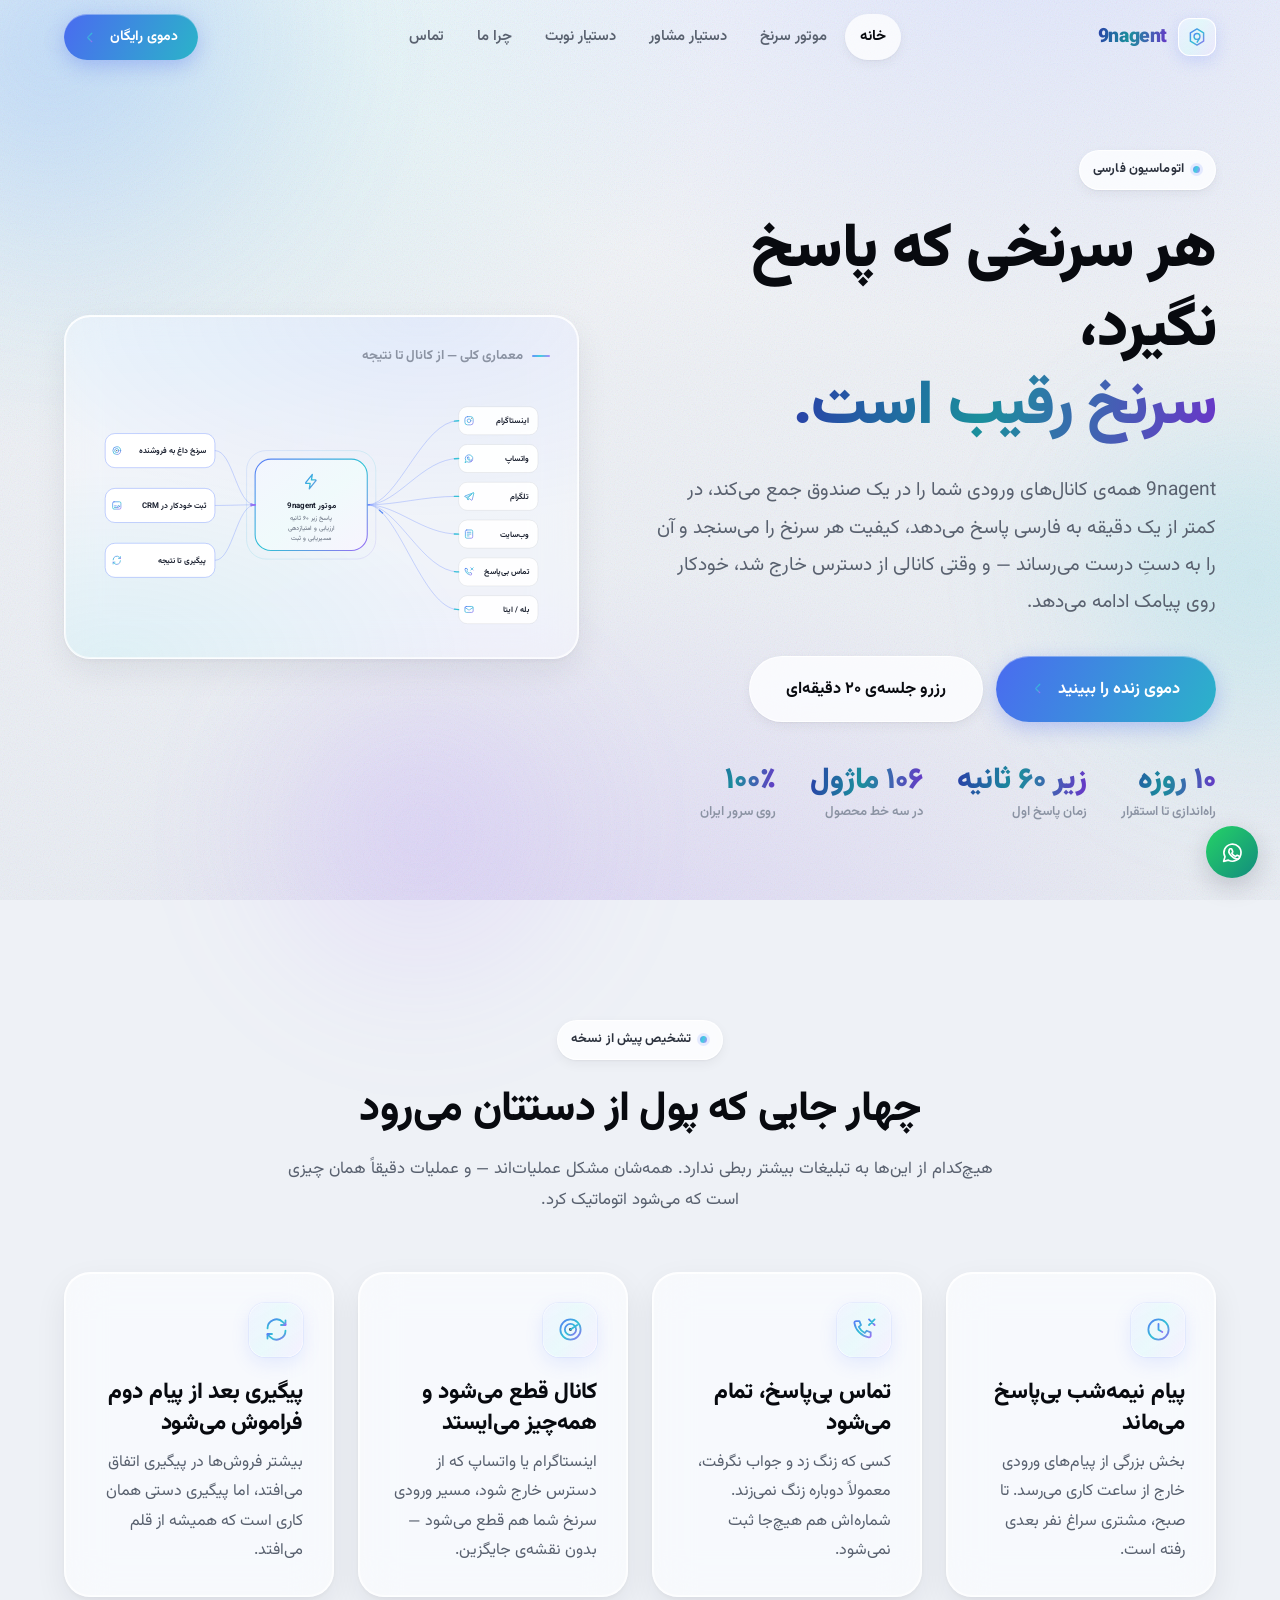
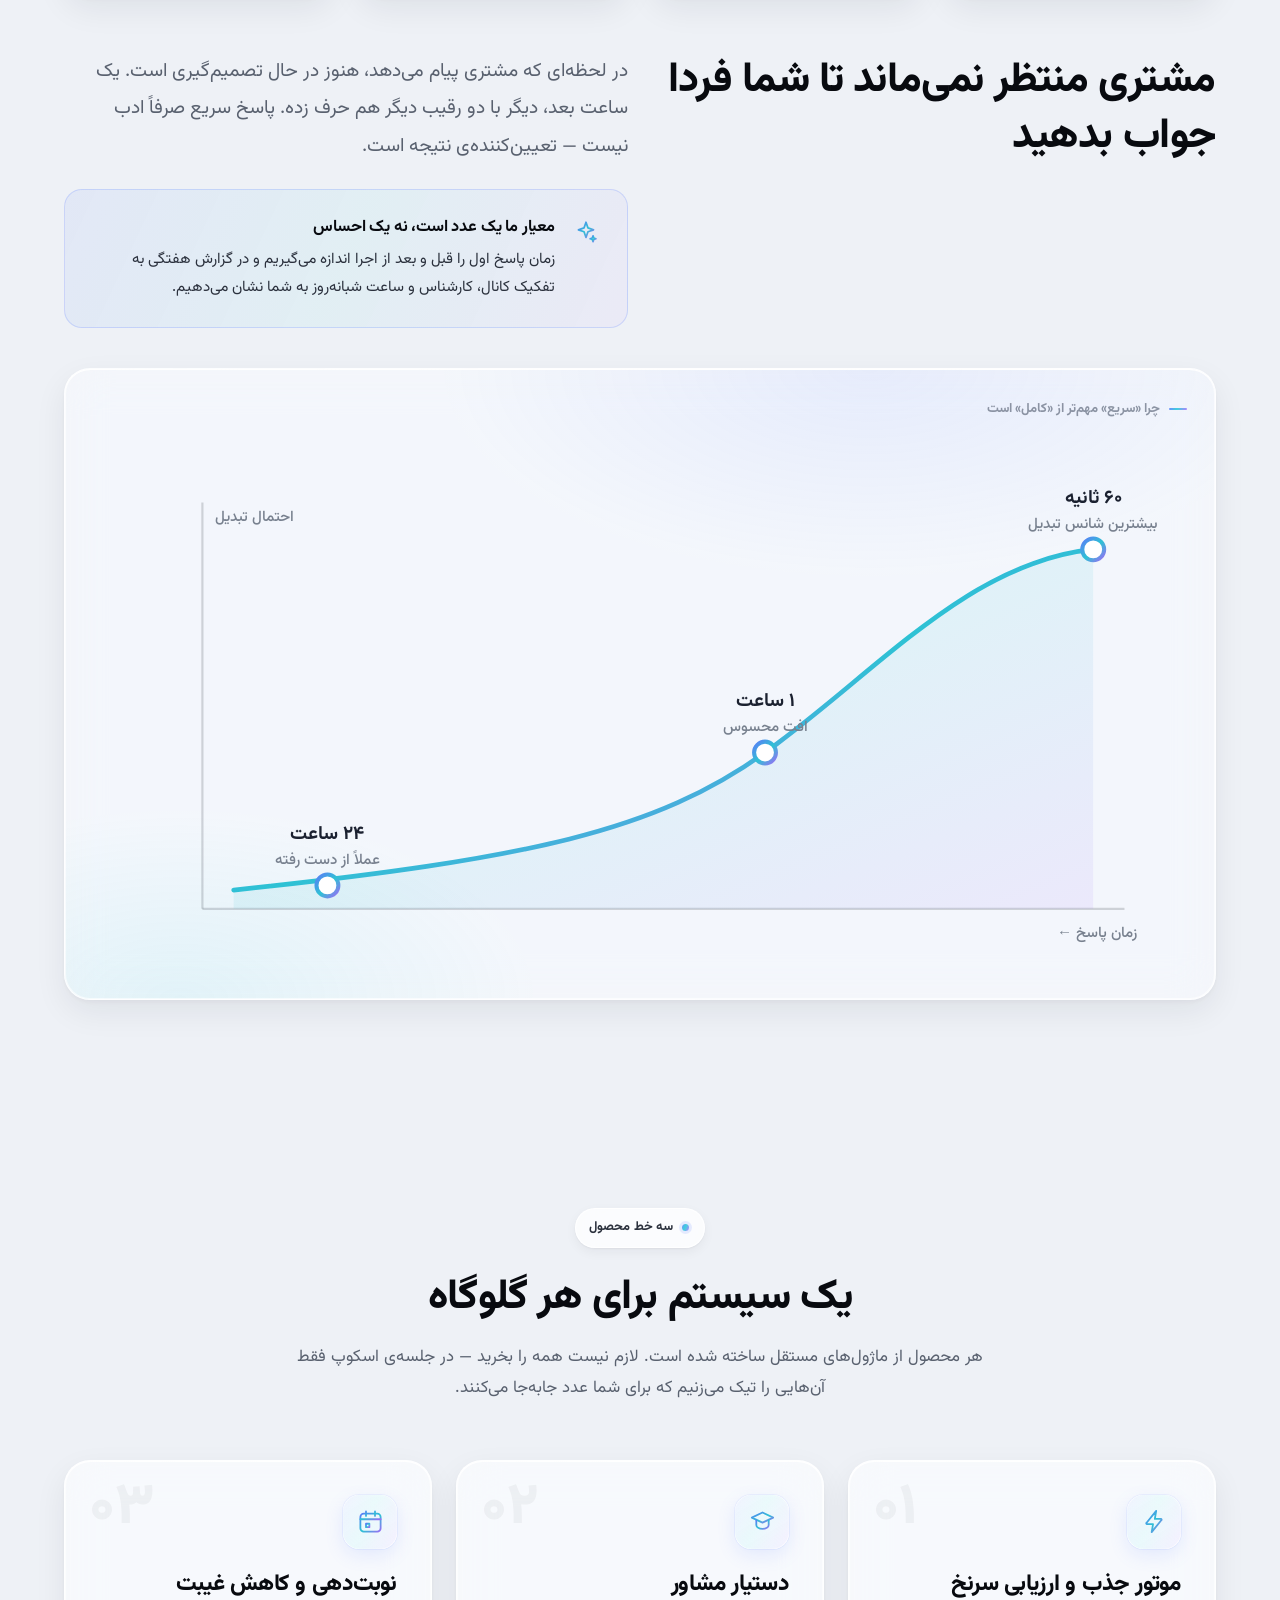
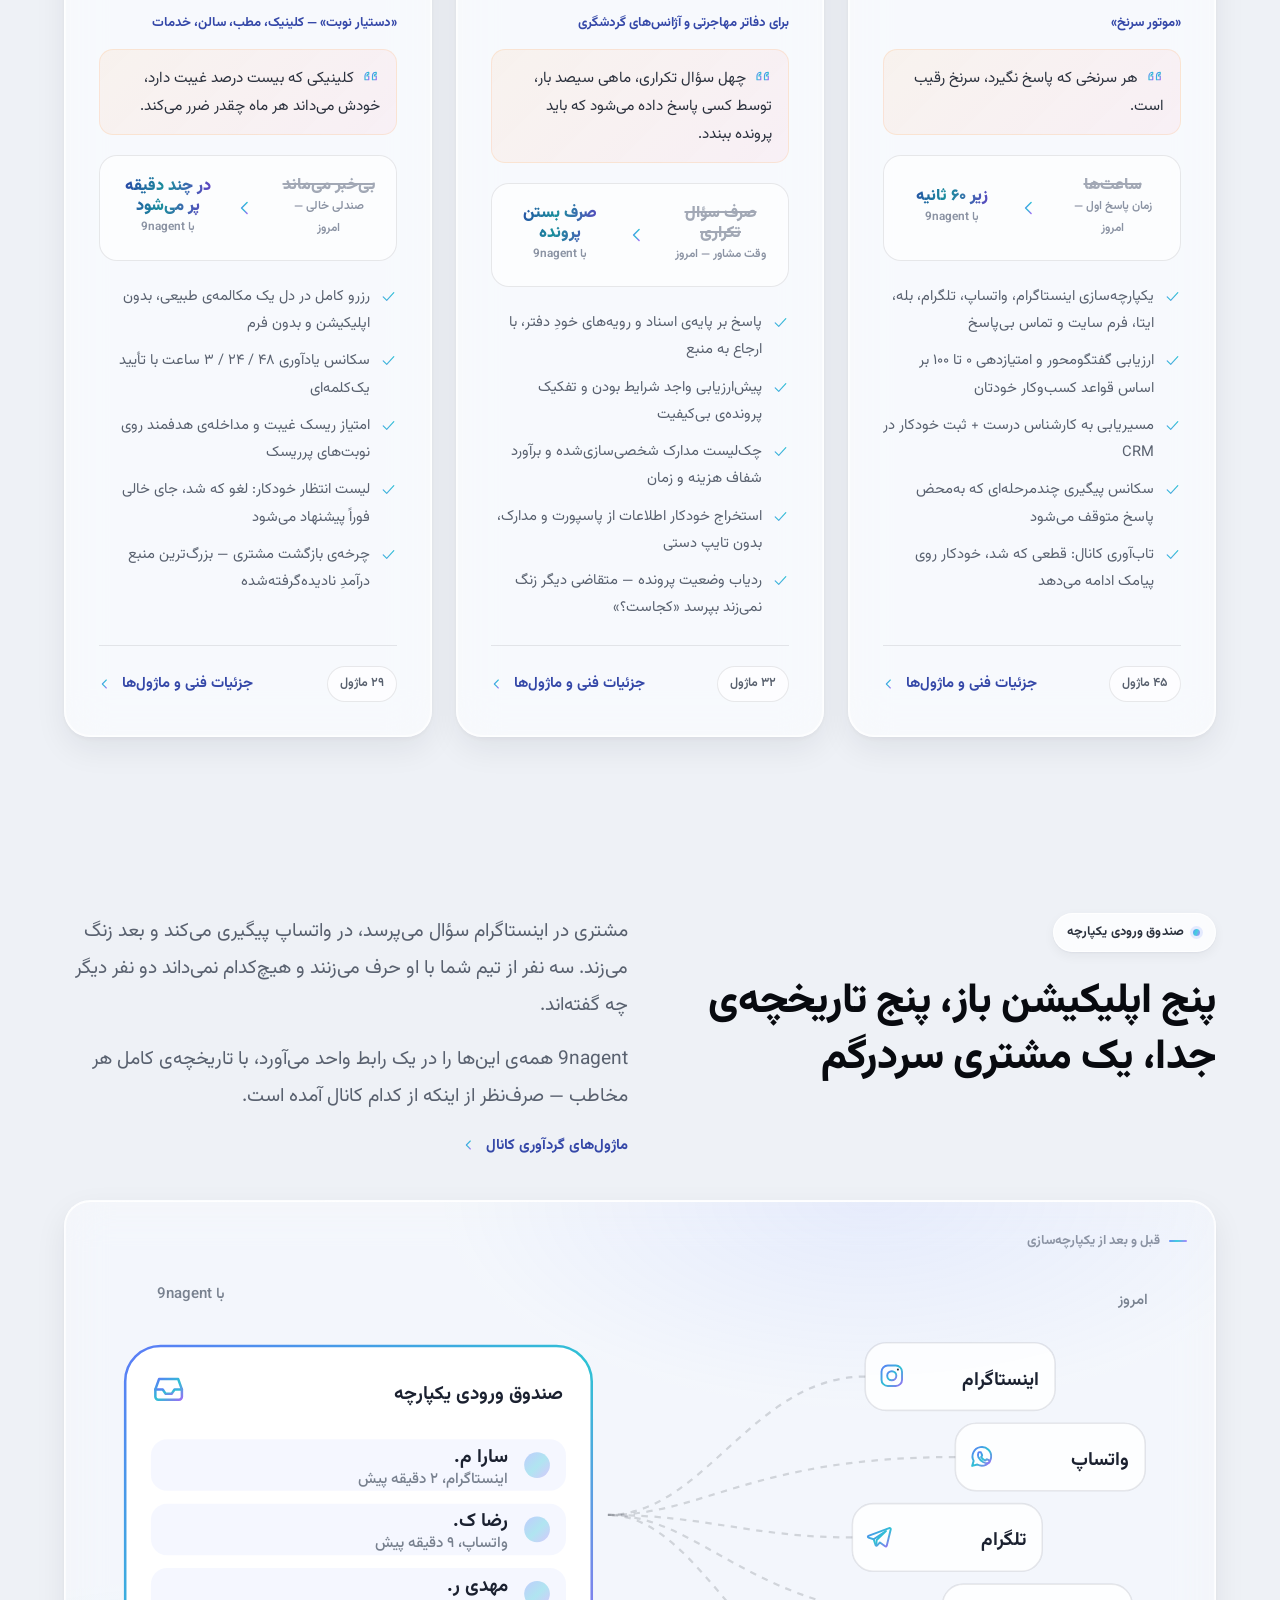
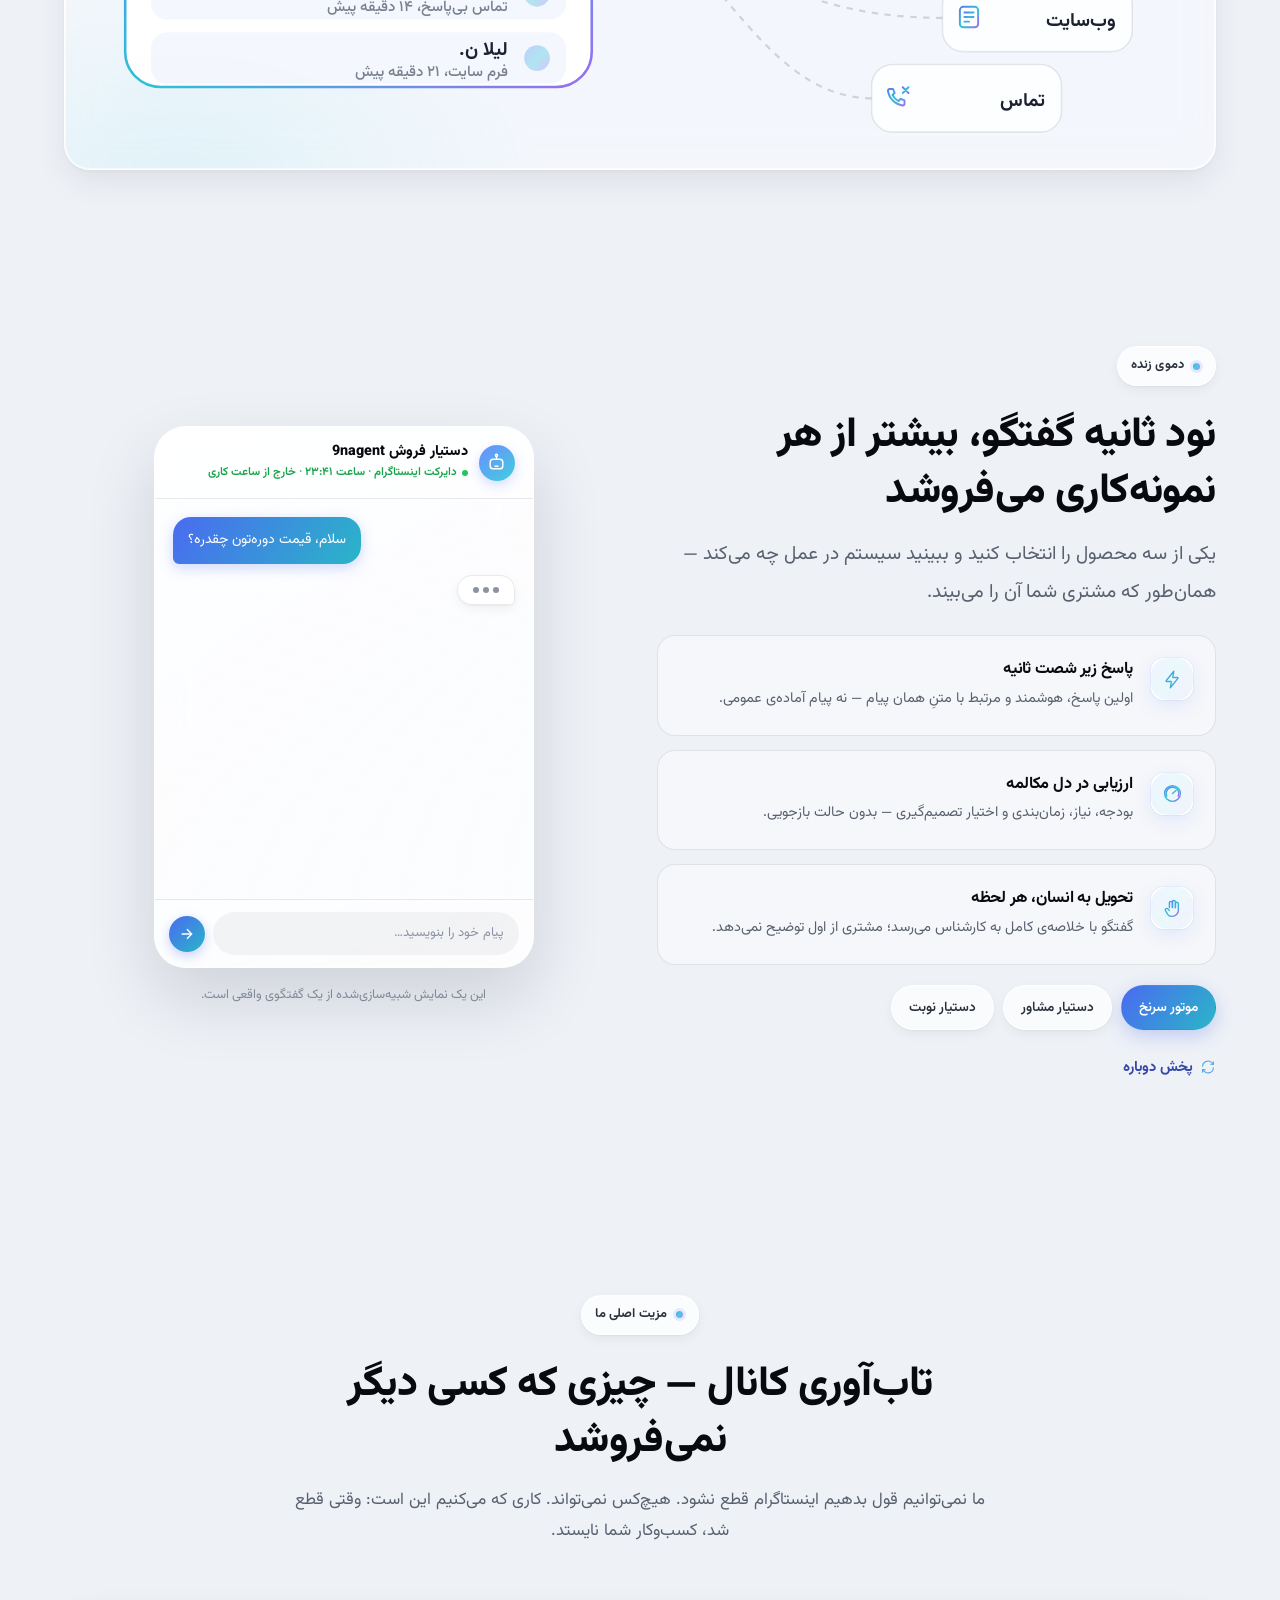
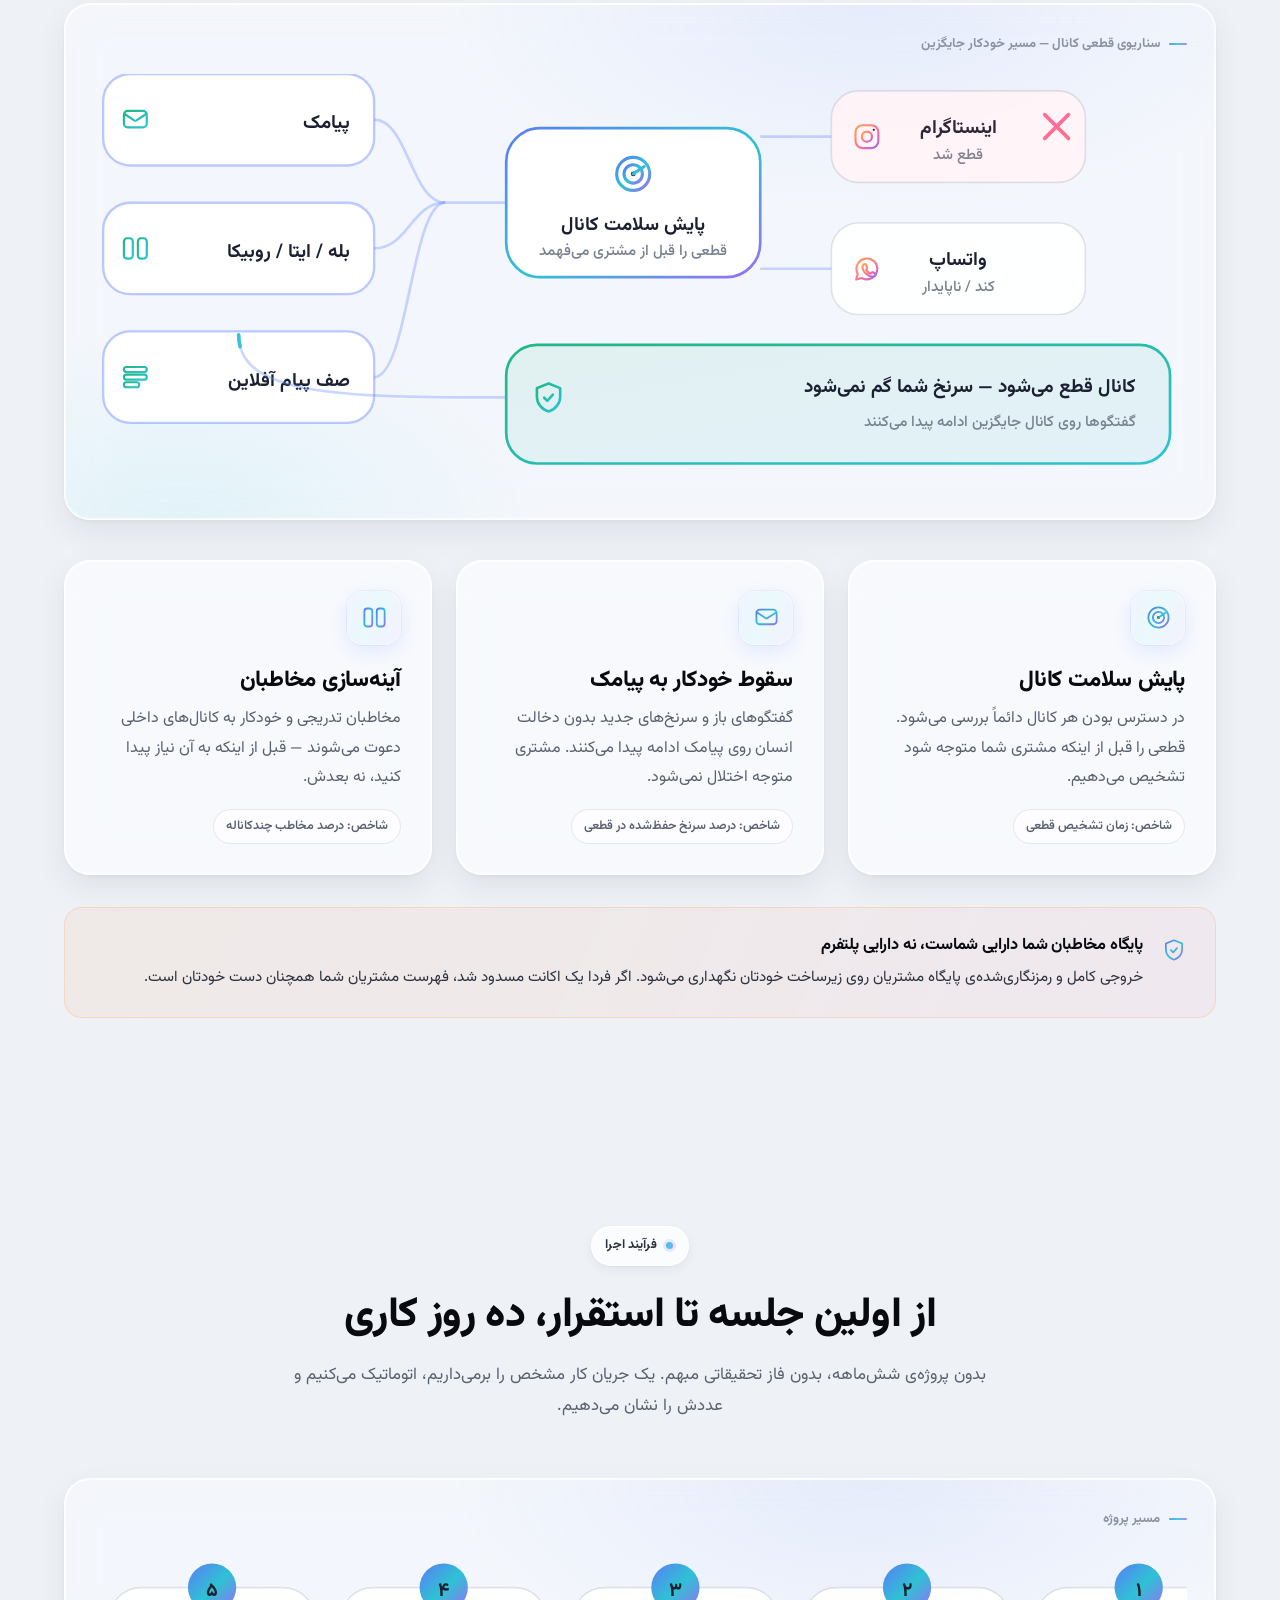
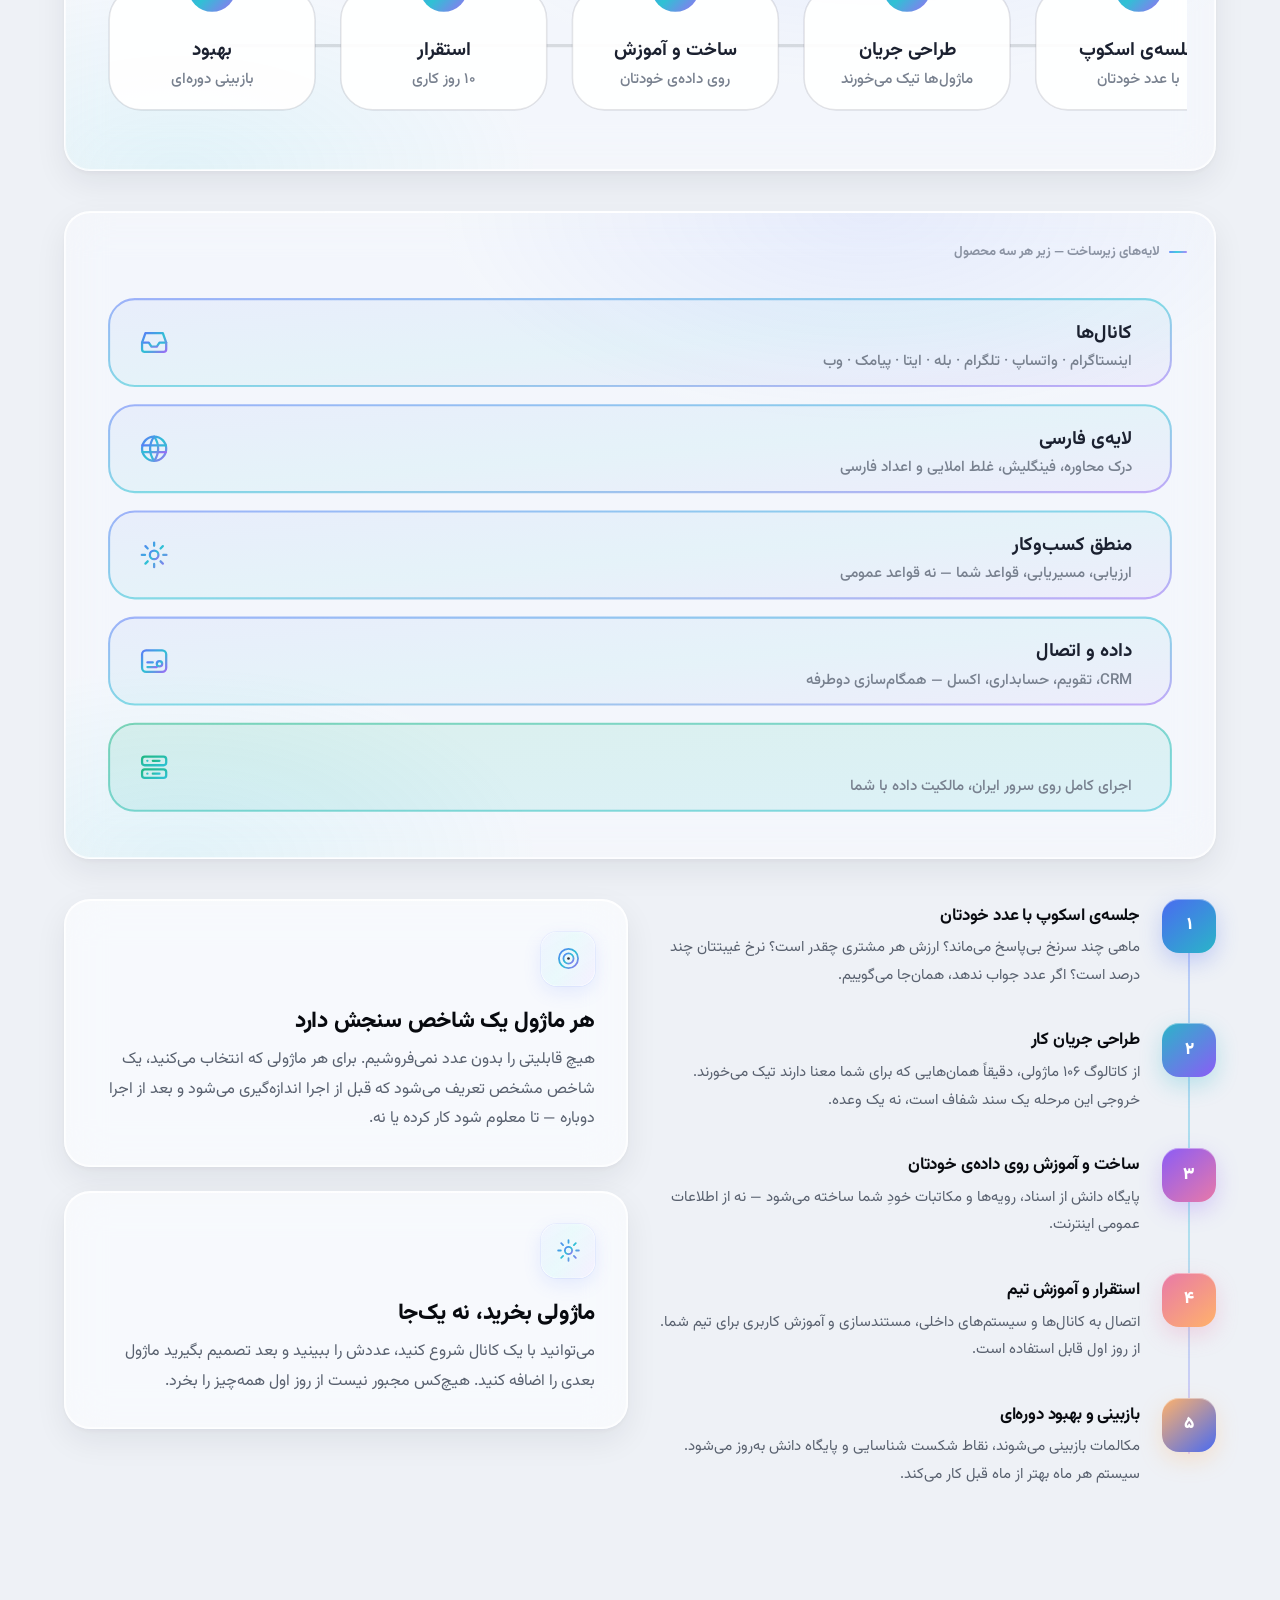
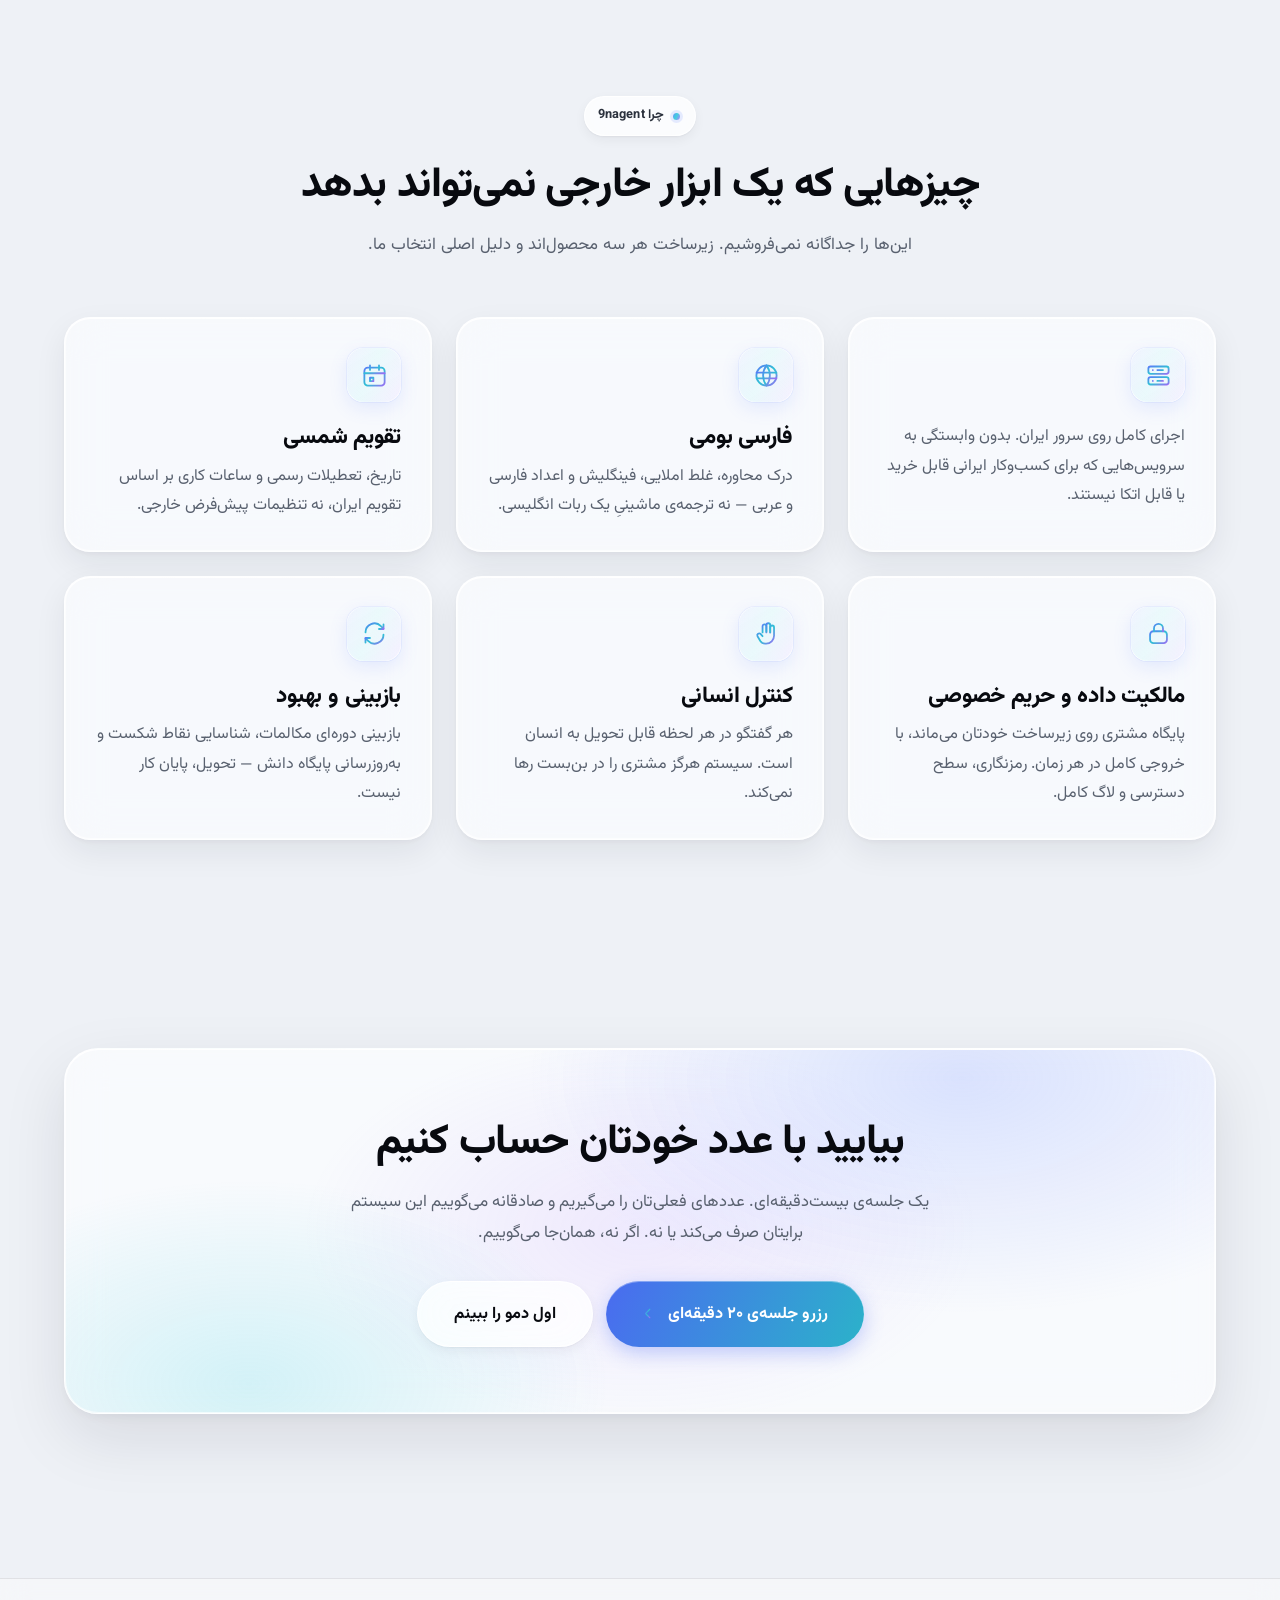
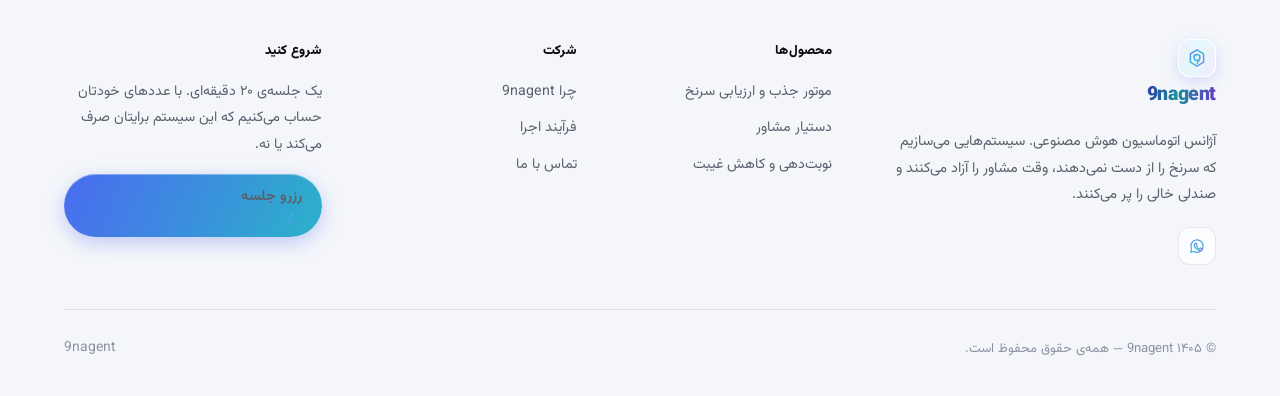
<file: index.html>
<!DOCTYPE html>
<html lang="fa" dir="rtl">
<head>
<meta charset="utf-8">
<meta name="viewport" content="width=device-width, initial-scale=1">
<title>9nagent | اتوماسیون فروش، مشاوره و نوبت‌دهی با هوش مصنوعی فارسی</title>
<meta name="description" content="9nagent سیستم‌های اتوماسیون فارسی می‌سازد: پاسخ زیر ۶۰ ثانیه به همه‌ی کانال‌ها، ارزیابی و امتیازدهی سرنخ، دستیار مشاور مهاجرتی و گردشگری، و نوبت‌دهی با کاهش غیبت.">
<meta name="theme-color" content="#eef1f6">
<meta property="og:title" content="9nagent | اتوماسیون فروش، مشاوره و نوبت‌دهی با هوش مصنوعی فارسی">
<meta property="og:description" content="9nagent سیستم‌های اتوماسیون فارسی می‌سازد: پاسخ زیر ۶۰ ثانیه به همه‌ی کانال‌ها، ارزیابی و امتیازدهی سرنخ، دستیار مشاور مهاجرتی و گردشگری، و نوبت‌دهی با کاهش غیبت.">
<meta property="og:type" content="website">
<meta property="og:locale" content="fa_IR">
<link rel="preload" href="assets/fonts/Vazirmatn-var.woff2" as="font" type="font/woff2" crossorigin>
<link rel="stylesheet" href="assets/css/style.css">
<link rel="icon" href="data:image/svg+xml,%3Csvg xmlns='http://www.w3.org/2000/svg' viewBox='0 0 24 24'%3E%3Cdefs%3E%3ClinearGradient id='g' x1='0' y1='0' x2='1' y2='1'%3E%3Cstop offset='0%25' stop-color='%235b7cf7'/%3E%3Cstop offset='100%25' stop-color='%239a6cf5'/%3E%3C/linearGradient%3E%3C/defs%3E%3Cpath d='M12 3.2l7.2 4.2v9.2L12 20.8 4.8 16.6V7.4z' fill='none' stroke='url(%23g)' stroke-width='1.6'/%3E%3Ccircle cx='12' cy='11.4' r='3.2' fill='none' stroke='url(%23g)' stroke-width='1.6'/%3E%3C/svg%3E">

</head>
<body>
<div class="bg-field"></div>
<div class="orb orb-1"></div><div class="orb orb-2"></div><div class="orb orb-3"></div>

<svg width="0" height="0" style="position:absolute" aria-hidden="true">
  <defs>
    <linearGradient id="pg" x1="0" y1="0" x2="1" y2="1">
      <stop offset="0%" stop-color="#5b7cf7"/>
      <stop offset="52%" stop-color="#2ec2d4"/>
      <stop offset="100%" stop-color="#9a6cf5"/>
    </linearGradient>
    <linearGradient id="pgw" x1="0" y1="0" x2="1" y2="1">
      <stop offset="0%" stop-color="#ffa458"/>
      <stop offset="60%" stop-color="#ff6f95"/>
      <stop offset="100%" stop-color="#9a6cf5"/>
    </linearGradient>
    <linearGradient id="pgg" x1="0" y1="0" x2="1" y2="1">
      <stop offset="0%" stop-color="#20b884"/>
      <stop offset="100%" stop-color="#2ec2d4"/>
    </linearGradient>
    <linearGradient id="flow1" x1="0" y1="0" x2="1" y2="0">
      <stop offset="0%" stop-color="#5b7cf7"/><stop offset="100%" stop-color="#2ec2d4"/>
    </linearGradient>
    <linearGradient id="flow2" x1="0" y1="0" x2="1" y2="0">
      <stop offset="0%" stop-color="#2ec2d4"/><stop offset="100%" stop-color="#9a6cf5"/>
    </linearGradient>
    <linearGradient id="flow3" x1="0" y1="0" x2="1" y2="0">
      <stop offset="0%" stop-color="#9a6cf5"/><stop offset="100%" stop-color="#ff6f95"/>
    </linearGradient>
  </defs>
</svg>


<header class="nav">
  <div class="nav-inner">
    <a href="index.html" class="logo" aria-label="9nagent">
      <span class="logo-mark"><svg class="ico" viewBox="0 0 24 24" stroke="url(#pg)" aria-hidden="true"><path d="M12 3.2l7.2 4.2v9.2L12 20.8 4.8 16.6V7.4z"/><path d="M12 8.2a3.2 3.2 0 1 0 0 6.4 3.2 3.2 0 0 0 3.2-3.2c0-2.6-1.6-3.2-3.2-3.2z"/><path d="M14.6 13.4l-2.4 4.2"/></svg></span>
      <span class="logo-word">9nagent</span>
    </a>
    <nav class="nav-links"><a href="index.html" class="active">خانه</a><a href="lead-engine.html">موتور سرنخ</a><a href="advisor-assistant.html">دستیار مشاور</a><a href="booking-assistant.html">دستیار نوبت</a><a href="about.html">چرا ما</a><a href="contact.html">تماس</a></nav>
    <div class="nav-cta">
      <a href="contact.html" class="btn btn-primary btn-sm">دموی رایگان <svg class="ico arrow-r" viewBox="0 0 24 24" stroke="url(#pg)" aria-hidden="true"><path d="M19 12H5"/><path d="M11 6l-6 6 6 6"/></svg></a>
      <button class="nav-toggle" aria-label="منو"><svg class="ico" viewBox="0 0 24 24" stroke="url(#pg)" aria-hidden="true"><path d="M4 7h16M4 12h16M4 17h16"/></svg></button>
    </div>
  </div>
</header>
<div class="nav-mobile">
  <a href="index.html" class="active">خانه</a><a href="lead-engine.html">موتور سرنخ</a><a href="advisor-assistant.html">دستیار مشاور</a><a href="booking-assistant.html">دستیار نوبت</a><a href="about.html">چرا ما</a><a href="contact.html">تماس</a>
  <a href="contact.html" class="btn btn-primary btn-block">درخواست دموی رایگان</a>
</div>


<!-- ══════════════ HERO ══════════════ -->
<section class="hero">
  <div class="wrap">
    <div class="hero-grid">
      <div>
        <div class="eyebrow rv"><span class="dot"></span>اتوماسیون فارسی</div>
        <h1 class="rv rv-d1">هر سرنخی که پاسخ نگیرد،<br><span class="gtext">سرنخ رقیب است.</span></h1>
        <p class="lead rv rv-d2">9nagent همه‌ی کانال‌های ورودی شما را در یک صندوق جمع می‌کند، در کمتر از یک دقیقه به فارسی پاسخ می‌دهد، کیفیت هر سرنخ را می‌سنجد و آن را به دستِ درست می‌رساند — و وقتی کانالی از دسترس خارج شد، خودکار روی پیامک ادامه می‌دهد.</p>
        <div class="hero-actions rv rv-d3">
          <a href="#demo" class="btn btn-primary btn-lg">دموی زنده را ببینید <svg class="ico arrow-r" viewBox="0 0 24 24" stroke="url(#pg)" aria-hidden="true"><path d="M19 12H5"/><path d="M11 6l-6 6 6 6"/></svg></a>
          <a href="contact.html" class="btn btn-glass btn-lg">رزرو جلسه‌ی ۲۰ دقیقه‌ای</a>
        </div>
        <div class="hero-stats rv rv-d4">
          <div class="hstat"><div class="n"><span data-count="10">۱۰</span> روزه</div><div class="l">راه‌اندازی تا استقرار</div></div>
          <div class="hstat"><div class="n">زیر <span data-count="60">۶۰</span> ثانیه</div><div class="l">زمان پاسخ اول</div></div>
          <div class="hstat"><div class="n"><span data-count="106">۱۰۶</span> ماژول</div><div class="l">در سه خط محصول</div></div>
          <div class="hstat"><div class="n">۱۰۰٪</div><div class="l">روی سرور ایران</div></div>
        </div>
      </div>
      <div class="rv rv-d2">
        <div class="fig">
          <div class="fig-cap">معماری کلی — از کانال تا نتیجه</div>
          <svg viewBox="0 0 750 400" xmlns="http://www.w3.org/2000/svg" role="img" preserveAspectRatio="xMidYMid meet" style="font-size:12.93px"><rect x="600" y="34" width="130" height="46" rx="14" class="d-node"/><g transform="translate(608,48) scale(0.75)" stroke="url(#pg)" fill="none" stroke-width="1.7" stroke-linecap="round" stroke-linejoin="round"><rect x="3" y="3" width="18" height="18" rx="5.5"/><circle cx="12" cy="12" r="4"/><circle cx="17.4" cy="6.6" r=".9" fill="currentColor" stroke="none"/></g><text x="716" y="61" class="d-label" text-anchor="start" direction="rtl">اینستاگرام</text><path d="M600 57 C 540 57, 500 195, 450 195" class="d-link"/><path d="M600 57 C 540 57, 500 195, 450 195" class="d-flow d-pulse" stroke="url(#flow1)" stroke-width="2.4" style="animation-delay:0.7555555555555555s;animation-duration:3.4s"/><rect x="600" y="96" width="130" height="46" rx="14" class="d-node"/><g transform="translate(608,110) scale(0.75)" stroke="url(#pg)" fill="none" stroke-width="1.7" stroke-linecap="round" stroke-linejoin="round"><path d="M3.5 20.5l1.3-4.4A8.2 8.2 0 1 1 8 19.3z"/><path d="M8.9 9.2c.4-.9.8-.8 1.2-.8h.6c.2 0 .5 0 .7.6l.8 2c.1.3 0 .5-.1.7l-.5.6c-.2.2-.3.4-.1.7a7 7 0 0 0 3.1 2.7c.3.1.5.1.7-.1l.7-.8c.2-.2.4-.2.6-.1l1.9 1c.3.1.4.3.4.5 0 .8-.6 1.7-1.4 1.9-1 .3-2.3.2-4.5-1a11 11 0 0 1-4-4.2c-.5-1-.7-2.3-.1-3.7z"/></g><text x="716" y="123" class="d-label" text-anchor="start" direction="rtl">واتساپ</text><path d="M600 119 C 540 119, 500 195, 450 195" class="d-link"/><path d="M600 119 C 540 119, 500 195, 450 195" class="d-flow d-pulse" stroke="url(#flow1)" stroke-width="2.4" style="animation-delay:2.1333333333333333s;animation-duration:3.4s"/><rect x="600" y="158" width="130" height="46" rx="14" class="d-node"/><g transform="translate(608,172) scale(0.75)" stroke="url(#pg)" fill="none" stroke-width="1.7" stroke-linecap="round" stroke-linejoin="round"><path d="M21 4.5L2.8 11.4c-.7.3-.7 1.2 0 1.4l4.6 1.5 1.7 5.2c.2.6 1 .7 1.4.2l2.4-2.6 4.6 3.4c.5.4 1.2.1 1.4-.5L22.4 5.6c.2-.8-.6-1.4-1.4-1.1z"/><path d="M7.4 14.3L18.2 7 10 15.1l-.2 3.6"/></g><text x="716" y="185" class="d-label" text-anchor="start" direction="rtl">تلگرام</text><path d="M600 181 C 540 181, 500 195, 450 195" class="d-link"/><path d="M600 181 C 540 181, 500 195, 450 195" class="d-flow d-pulse" stroke="url(#flow1)" stroke-width="2.4" style="animation-delay:1.288888888888889s;animation-duration:3.4s"/><rect x="600" y="220" width="130" height="46" rx="14" class="d-node"/><g transform="translate(608,234) scale(0.75)" stroke="url(#pg)" fill="none" stroke-width="1.7" stroke-linecap="round" stroke-linejoin="round"><rect x="4" y="3" width="16" height="18" rx="3"/><path d="M8 8h8M8 12h8M8 16h4"/></g><text x="716" y="247" class="d-label" text-anchor="start" direction="rtl">وب‌سایت</text><path d="M600 243 C 540 243, 500 195, 450 195" class="d-link"/><path d="M600 243 C 540 243, 500 195, 450 195" class="d-flow d-pulse" stroke="url(#flow1)" stroke-width="2.4" style="animation-delay:0.4444444444444444s;animation-duration:3.4s"/><rect x="600" y="282" width="130" height="46" rx="14" class="d-node"/><g transform="translate(608,296) scale(0.75)" stroke="url(#pg)" fill="none" stroke-width="1.7" stroke-linecap="round" stroke-linejoin="round"><path d="M4.5 4.5h3l1.4 3.6-2 1.6a12 12 0 0 0 5.4 5.4l1.6-2 3.6 1.4v3a1.5 1.5 0 0 1-1.6 1.5A15.5 15.5 0 0 1 3 6.1 1.5 1.5 0 0 1 4.5 4.5z"/><path d="M16 3l5 5M21 3l-5 5"/></g><text x="716" y="309" class="d-label" text-anchor="start" direction="rtl">تماس بی‌پاسخ</text><path d="M600 305 C 540 305, 500 195, 450 195" class="d-link"/><path d="M600 305 C 540 305, 500 195, 450 195" class="d-flow d-pulse" stroke="url(#flow1)" stroke-width="2.4" style="animation-delay:1.8222222222222222s;animation-duration:3.4s"/><rect x="600" y="344" width="130" height="46" rx="14" class="d-node"/><g transform="translate(608,358) scale(0.75)" stroke="url(#pg)" fill="none" stroke-width="1.7" stroke-linecap="round" stroke-linejoin="round"><rect x="3" y="5" width="18" height="13" rx="3"/><path d="M3.5 7.5l7.6 5a1.6 1.6 0 0 0 1.8 0l7.6-5"/></g><text x="716" y="371" class="d-label" text-anchor="start" direction="rtl">بله / ایتا</text><path d="M600 367 C 540 367, 500 195, 450 195" class="d-link"/><path d="M600 367 C 540 367, 500 195, 450 195" class="d-flow d-pulse" stroke="url(#flow1)" stroke-width="2.4" style="animation-delay:0.9777777777777777s;animation-duration:3.4s"/><rect x="266" y="120" width="184" height="150" rx="26" fill="rgba(255,255,255,.95)" stroke="url(#pg)" stroke-width="1.8"/><rect x="266" y="120" width="184" height="150" rx="26" fill="url(#pg)" opacity=".07"/><g transform="translate(343,142) scale(1.25)" stroke="url(#pg)" fill="none" stroke-width="1.7" stroke-linecap="round" stroke-linejoin="round"><path d="M13.5 2.5L4.8 13.3a.6.6 0 0 0 .5 1h5.4l-1.2 7.2 8.7-10.8a.6.6 0 0 0-.5-1h-5.4z"/></g><text x="358" y="200" class="d-label" text-anchor="middle" direction="rtl" style="font-size:13px">موتور 9nagent</text><text x="358" y="220" class="d-sub" text-anchor="middle" direction="rtl">پاسخ زیر ۶۰ ثانیه</text><text x="358" y="236" class="d-sub" text-anchor="middle" direction="rtl">ارزیابی و امتیازدهی</text><text x="358" y="252" class="d-sub" text-anchor="middle" direction="rtl">مسیریابی و ثبت</text><rect x="252" y="106" width="212" height="178" rx="32" fill="none" stroke="url(#pg)" stroke-width="1" opacity=".25" class="d-blip"/><rect x="20" y="78" width="180" height="56" rx="16" class="d-node-a"/><g transform="translate(30,97) scale(0.75)" stroke="url(#pg)" fill="none" stroke-width="1.7" stroke-linecap="round" stroke-linejoin="round"><circle cx="12" cy="12" r="8.5"/><circle cx="12" cy="12" r="4.5"/><circle cx="12" cy="12" r="1.2" fill="currentColor" stroke="none"/></g><text x="186" y="110" class="d-label" text-anchor="start" direction="rtl">سرنخ داغ به فروشنده</text><path d="M266 195 C 235 195, 230 106, 200 106" class="d-link"/><path d="M266 195 C 235 195, 230 106, 200 106" class="d-flow d-pulse" stroke="url(#flow2)" stroke-width="2.4" style="animation-delay:1.5s;animation-duration:3.4s"/><rect x="20" y="168" width="180" height="56" rx="16" class="d-node-a"/><g transform="translate(30,187) scale(0.75)" stroke="url(#pg)" fill="none" stroke-width="1.7" stroke-linecap="round" stroke-linejoin="round"><rect x="3" y="4" width="18" height="16" rx="3"/><path d="M3 9h18"/><path d="M7 13h4M7 16.5h7"/><circle cx="16" cy="14" r="2"/></g><text x="186" y="200" class="d-label" text-anchor="start" direction="rtl">ثبت خودکار در CRM</text><path d="M266 195 C 235 195, 230 196, 200 196" class="d-link"/><path d="M266 195 C 235 195, 230 196, 200 196" class="d-flow d-pulse" stroke="url(#flow2)" stroke-width="2.4" style="animation-delay:1.8461538461538463s;animation-duration:3.4s"/><rect x="20" y="258" width="180" height="56" rx="16" class="d-node-a"/><g transform="translate(30,277) scale(0.75)" stroke="url(#pg)" fill="none" stroke-width="1.7" stroke-linecap="round" stroke-linejoin="round"><path d="M4 11a8 8 0 0 1 13.7-5.6L20 7.6"/><path d="M20 4v4h-4"/><path d="M20 13a8 8 0 0 1-13.7 5.6L4 16.4"/><path d="M4 20v-4h4"/></g><text x="186" y="290" class="d-label" text-anchor="start" direction="rtl">پیگیری تا نتیجه</text><path d="M266 195 C 235 195, 230 286, 200 286" class="d-link"/><path d="M266 195 C 235 195, 230 286, 200 286" class="d-flow d-pulse" stroke="url(#flow2)" stroke-width="2.4" style="animation-delay:2.1923076923076925s;animation-duration:3.4s"/></svg>
        </div>
      </div>
    </div>
  </div>
</section>

<!-- ══════════════ LEAKS ══════════════ -->
<section class="sec">
  <div class="wrap">
    <div class="sec-head center rv">
      <div class="eyebrow"><span class="dot"></span>تشخیص پیش از نسخه</div>
      <h2>چهار جایی که پول از دستتان می‌رود</h2>
      <p>هیچ‌کدام از این‌ها به تبلیغات بیشتر ربطی ندارد. همه‌شان مشکل عملیات‌اند — و عملیات دقیقاً همان چیزی است که می‌شود اتوماتیک کرد.</p>
    </div>
    <div class="grid g-4 mb-56"><div class="card rv rv-d1"><div class="itile"><svg class="ico" viewBox="0 0 24 24" stroke="url(#pg)" aria-hidden="true"><circle cx="12" cy="12" r="9"/><path d="M12 7v5.2l3.4 2"/></svg></div>
  <h3 class="mb-8">پیام نیمه‌شب بی‌پاسخ می‌ماند</h3><p>بخش بزرگی از پیام‌های ورودی خارج از ساعت کاری می‌رسد. تا صبح، مشتری سراغ نفر بعدی رفته است.</p></div><div class="card rv rv-d2"><div class="itile"><svg class="ico" viewBox="0 0 24 24" stroke="url(#pg)" aria-hidden="true"><path d="M4.5 4.5h3l1.4 3.6-2 1.6a12 12 0 0 0 5.4 5.4l1.6-2 3.6 1.4v3a1.5 1.5 0 0 1-1.6 1.5A15.5 15.5 0 0 1 3 6.1 1.5 1.5 0 0 1 4.5 4.5z"/><path d="M16 3l5 5M21 3l-5 5"/></svg></div>
  <h3 class="mb-8">تماس بی‌پاسخ، تمام می‌شود</h3><p>کسی که زنگ زد و جواب نگرفت، معمولاً دوباره زنگ نمی‌زند. شماره‌اش هم هیچ‌جا ثبت نمی‌شود.</p></div><div class="card rv rv-d3"><div class="itile"><svg class="ico" viewBox="0 0 24 24" stroke="url(#pg)" aria-hidden="true"><circle cx="12" cy="12" r="9"/><circle cx="12" cy="12" r="5"/><circle cx="12" cy="12" r="1.3" fill="currentColor" stroke="none"/><path d="M12 12l6-4"/></svg></div>
  <h3 class="mb-8">کانال قطع می‌شود و همه‌چیز می‌ایستد</h3><p>اینستاگرام یا واتساپ که از دسترس خارج شود، مسیر ورودی سرنخ شما هم قطع می‌شود — بدون نقشه‌ی جایگزین.</p></div><div class="card rv rv-d1"><div class="itile"><svg class="ico" viewBox="0 0 24 24" stroke="url(#pg)" aria-hidden="true"><path d="M4 11a8 8 0 0 1 13.7-5.6L20 7.6"/><path d="M20 4v4h-4"/><path d="M20 13a8 8 0 0 1-13.7 5.6L4 16.4"/><path d="M4 20v-4h4"/></svg></div>
  <h3 class="mb-8">پیگیری بعد از پیام دوم فراموش می‌شود</h3><p>بیشتر فروش‌ها در پیگیری اتفاق می‌افتد، اما پیگیری دستی همان کاری است که همیشه از قلم می‌افتد.</p></div></div>
    <div class="grid g-2 mb-40" style="align-items:start">
      <div class="rv"><h2>مشتری منتظر نمی‌ماند تا شما فردا جواب بدهید</h2></div>
      <div class="rv rv-d1">
        <p class="lead mb-24">در لحظه‌ای که مشتری پیام می‌دهد، هنوز در حال تصمیم‌گیری است. یک ساعت بعد، دیگر با دو رقیب دیگر هم حرف زده. پاسخ سریع صرفاً ادب نیست — تعیین‌کننده‌ی نتیجه است.</p>
        <div class="callout">
          <svg class="ico" viewBox="0 0 24 24" stroke="url(#pg)" aria-hidden="true"><path d="M12 3l1.8 5.2L19 10l-5.2 1.8L12 17l-1.8-5.2L5 10l5.2-1.8z"/><path d="M18.5 15.5l.7 2 2 .7-2 .7-.7 2-.7-2-2-.7 2-.7z"/></svg>
          <div>
            <h4>معیار ما یک عدد است، نه یک احساس</h4>
            <p>زمان پاسخ اول را قبل و بعد از اجرا اندازه می‌گیریم و در گزارش هفتگی به تفکیک کانال، کارشناس و ساعت شبانه‌روز به شما نشان می‌دهیم.</p>
          </div>
        </div>
      </div>
    </div>
    <div class="fig rv rv-d2">
      <div class="fig-cap">چرا «سریع» مهم‌تر از «کامل» است</div>
      <svg viewBox="0 0 700 340" xmlns="http://www.w3.org/2000/svg" role="img" preserveAspectRatio="xMidYMid meet" style="font-size:12.07px"><g><path d="M70 300 H660" stroke="rgba(11,16,30,.16)" stroke-width="1.4"/><path d="M70 40 V300" stroke="rgba(11,16,30,.16)" stroke-width="1.4"/><path d="M640 70 C 560 78, 500 150, 430 200 S 280 268, 90 288 L 90 300 L 640 300 Z" fill="url(#pg)" opacity=".10"/><path d="M640 70 C 560 78, 500 150, 430 200 S 280 268, 90 288" fill="none" stroke="url(#pg)" stroke-width="3" stroke-linecap="round"/><circle cx="640" cy="70" r="7" fill="#fff" stroke="url(#pg)" stroke-width="2.6" class="d-blip"/><text x="640" y="40" class="d-label" text-anchor="middle" direction="rtl">۶۰ ثانیه</text><text x="640" y="56" class="d-sub" text-anchor="middle" direction="rtl">بیشترین شانس تبدیل</text><circle cx="430" cy="200" r="7" fill="#fff" stroke="url(#pg)" stroke-width="2.6" class="d-blip"/><text x="430" y="170" class="d-label" text-anchor="middle" direction="rtl">۱ ساعت</text><text x="430" y="186" class="d-sub" text-anchor="middle" direction="rtl">افت محسوس</text><circle cx="150" cy="285" r="7" fill="#fff" stroke="url(#pg)" stroke-width="2.6" class="d-blip"/><text x="150" y="255" class="d-label" text-anchor="middle" direction="rtl">۲۴ ساعت</text><text x="150" y="271" class="d-sub" text-anchor="middle" direction="rtl">عملاً از دست رفته</text><text x="668" y="318" class="d-sub" text-anchor="start" direction="rtl">زمان پاسخ ←</text><text x="78" y="52" class="d-sub" text-anchor="end" direction="rtl">احتمال تبدیل</text></g></svg>
    </div>
  </div>
</section>

<!-- ══════════════ PRODUCTS ══════════════ -->
<section class="sec" id="products">
  <div class="wrap">
    <div class="sec-head center rv">
      <div class="eyebrow"><span class="dot"></span>سه خط محصول</div>
      <h2>یک سیستم برای هر گلوگاه</h2>
      <p>هر محصول از ماژول‌های مستقل ساخته شده است. لازم نیست همه را بخرید — در جلسه‌ی اسکوپ فقط آن‌هایی را تیک می‌زنیم که برای شما عدد جابه‌جا می‌کنند.</p>
    </div>
    <div class="grid g-3"><div class="card pcard rv rv-d1">
  <div class="pnum">۰۱</div>
  <div class="itile"><svg class="ico" viewBox="0 0 24 24" stroke="url(#pg)" aria-hidden="true"><path d="M13.5 2.5L4.8 13.3a.6.6 0 0 0 .5 1h5.4l-1.2 7.2 8.7-10.8a.6.6 0 0 0-.5-1h-5.4z"/></svg></div>
  <h3>موتور جذب و ارزیابی سرنخ</h3>
  <div class="ptag">«موتور سرنخ»</div>
  <div class="pain"><svg class="ico" viewBox="0 0 24 24" stroke="url(#pg)" aria-hidden="true"><path d="M9 7c-2.8 0-5 2.2-5 5v5h5v-5H6.5c0-1.4 1.1-2.5 2.5-2.5z"/><path d="M19 7c-2.8 0-5 2.2-5 5v5h5v-5h-2.5c0-1.4 1.1-2.5 2.5-2.5z"/></svg> هر سرنخی که پاسخ نگیرد، سرنخ رقیب است.</div>
  <div class="ba">
    <div class="ba-cell ba-before"><div class="v" style="font-size:1rem">ساعت‌ها</div><div class="k">زمان پاسخ اول — امروز</div></div>
    <div class="ba-arrow"><svg class="ico" viewBox="0 0 24 24" stroke="url(#pg)" aria-hidden="true"><path d="M19 12H5"/><path d="M11 6l-6 6 6 6"/></svg></div>
    <div class="ba-cell ba-after"><div class="v" style="font-size:1rem">زیر ۶۰ ثانیه</div><div class="k">با 9nagent</div></div>
  </div>
  <ul><li><svg class="ico" viewBox="0 0 24 24" stroke="url(#pg)" aria-hidden="true"><path d="M4.5 12.5l5 5 10-11"/></svg><span>یکپارچه‌سازی اینستاگرام، واتساپ، تلگرام، بله، ایتا، فرم سایت و تماس بی‌پاسخ</span></li><li><svg class="ico" viewBox="0 0 24 24" stroke="url(#pg)" aria-hidden="true"><path d="M4.5 12.5l5 5 10-11"/></svg><span>ارزیابی گفتگومحور و امتیازدهی ۰ تا ۱۰۰ بر اساس قواعد کسب‌وکار خودتان</span></li><li><svg class="ico" viewBox="0 0 24 24" stroke="url(#pg)" aria-hidden="true"><path d="M4.5 12.5l5 5 10-11"/></svg><span>مسیریابی به کارشناس درست + ثبت خودکار در CRM</span></li><li><svg class="ico" viewBox="0 0 24 24" stroke="url(#pg)" aria-hidden="true"><path d="M4.5 12.5l5 5 10-11"/></svg><span>سکانس پیگیری چندمرحله‌ای که به‌محض پاسخ متوقف می‌شود</span></li><li><svg class="ico" viewBox="0 0 24 24" stroke="url(#pg)" aria-hidden="true"><path d="M4.5 12.5l5 5 10-11"/></svg><span>تاب‌آوری کانال: قطعی که شد، خودکار روی پیامک ادامه می‌دهد</span></li></ul>
  <div class="pfoot">
    <span class="chip">۴۵ ماژول</span>
    <a href="lead-engine.html" class="lnk">جزئیات فنی و ماژول‌ها <svg class="ico arrow-r" viewBox="0 0 24 24" stroke="url(#pg)" aria-hidden="true"><path d="M19 12H5"/><path d="M11 6l-6 6 6 6"/></svg></a>
  </div>
</div><div class="card pcard rv rv-d2">
  <div class="pnum">۰۲</div>
  <div class="itile"><svg class="ico" viewBox="0 0 24 24" stroke="url(#pg)" aria-hidden="true"><path d="M12 4l9.5 4.5L12 13 2.5 8.5z"/><path d="M6.5 10.8v4.4c0 1.9 2.5 3.3 5.5 3.3s5.5-1.4 5.5-3.3v-4.4"/><path d="M20.5 9v5"/></svg></div>
  <h3>دستیار مشاور</h3>
  <div class="ptag">برای دفاتر مهاجرتی و آژانس‌های گردشگری</div>
  <div class="pain"><svg class="ico" viewBox="0 0 24 24" stroke="url(#pg)" aria-hidden="true"><path d="M9 7c-2.8 0-5 2.2-5 5v5h5v-5H6.5c0-1.4 1.1-2.5 2.5-2.5z"/><path d="M19 7c-2.8 0-5 2.2-5 5v5h5v-5h-2.5c0-1.4 1.1-2.5 2.5-2.5z"/></svg> چهل سؤال تکراری، ماهی سیصد بار، توسط کسی پاسخ داده می‌شود که باید پرونده ببندد.</div>
  <div class="ba">
    <div class="ba-cell ba-before"><div class="v" style="font-size:1rem">صرف سؤال تکراری</div><div class="k">وقت مشاور — امروز</div></div>
    <div class="ba-arrow"><svg class="ico" viewBox="0 0 24 24" stroke="url(#pg)" aria-hidden="true"><path d="M19 12H5"/><path d="M11 6l-6 6 6 6"/></svg></div>
    <div class="ba-cell ba-after"><div class="v" style="font-size:1rem">صرف بستن پرونده</div><div class="k">با 9nagent</div></div>
  </div>
  <ul><li><svg class="ico" viewBox="0 0 24 24" stroke="url(#pg)" aria-hidden="true"><path d="M4.5 12.5l5 5 10-11"/></svg><span>پاسخ بر پایه‌ی اسناد و رویه‌های خودِ دفتر، با ارجاع به منبع</span></li><li><svg class="ico" viewBox="0 0 24 24" stroke="url(#pg)" aria-hidden="true"><path d="M4.5 12.5l5 5 10-11"/></svg><span>پیش‌ارزیابی واجد شرایط بودن و تفکیک پرونده‌ی بی‌کیفیت</span></li><li><svg class="ico" viewBox="0 0 24 24" stroke="url(#pg)" aria-hidden="true"><path d="M4.5 12.5l5 5 10-11"/></svg><span>چک‌لیست مدارک شخصی‌سازی‌شده و برآورد شفاف هزینه و زمان</span></li><li><svg class="ico" viewBox="0 0 24 24" stroke="url(#pg)" aria-hidden="true"><path d="M4.5 12.5l5 5 10-11"/></svg><span>استخراج خودکار اطلاعات از پاسپورت و مدارک، بدون تایپ دستی</span></li><li><svg class="ico" viewBox="0 0 24 24" stroke="url(#pg)" aria-hidden="true"><path d="M4.5 12.5l5 5 10-11"/></svg><span>ردیاب وضعیت پرونده — متقاضی دیگر زنگ نمی‌زند بپرسد «کجاست؟»</span></li></ul>
  <div class="pfoot">
    <span class="chip">۳۲ ماژول</span>
    <a href="advisor-assistant.html" class="lnk">جزئیات فنی و ماژول‌ها <svg class="ico arrow-r" viewBox="0 0 24 24" stroke="url(#pg)" aria-hidden="true"><path d="M19 12H5"/><path d="M11 6l-6 6 6 6"/></svg></a>
  </div>
</div><div class="card pcard rv rv-d3">
  <div class="pnum">۰۳</div>
  <div class="itile"><svg class="ico" viewBox="0 0 24 24" stroke="url(#pg)" aria-hidden="true"><rect x="3" y="5" width="18" height="16" rx="3"/><path d="M3 10h18M8 3v4M16 3v4"/><path d="M8 14h3v3H8z"/></svg></div>
  <h3>نوبت‌دهی و کاهش غیبت</h3>
  <div class="ptag">«دستیار نوبت» — کلینیک، مطب، سالن، خدمات</div>
  <div class="pain"><svg class="ico" viewBox="0 0 24 24" stroke="url(#pg)" aria-hidden="true"><path d="M9 7c-2.8 0-5 2.2-5 5v5h5v-5H6.5c0-1.4 1.1-2.5 2.5-2.5z"/><path d="M19 7c-2.8 0-5 2.2-5 5v5h5v-5h-2.5c0-1.4 1.1-2.5 2.5-2.5z"/></svg> کلینیکی که بیست درصد غیبت دارد، خودش می‌داند هر ماه چقدر ضرر می‌کند.</div>
  <div class="ba">
    <div class="ba-cell ba-before"><div class="v" style="font-size:1rem">بی‌خبر می‌ماند</div><div class="k">صندلی خالی — امروز</div></div>
    <div class="ba-arrow"><svg class="ico" viewBox="0 0 24 24" stroke="url(#pg)" aria-hidden="true"><path d="M19 12H5"/><path d="M11 6l-6 6 6 6"/></svg></div>
    <div class="ba-cell ba-after"><div class="v" style="font-size:1rem">در چند دقیقه پر می‌شود</div><div class="k">با 9nagent</div></div>
  </div>
  <ul><li><svg class="ico" viewBox="0 0 24 24" stroke="url(#pg)" aria-hidden="true"><path d="M4.5 12.5l5 5 10-11"/></svg><span>رزرو کامل در دل یک مکالمه‌ی طبیعی، بدون اپلیکیشن و بدون فرم</span></li><li><svg class="ico" viewBox="0 0 24 24" stroke="url(#pg)" aria-hidden="true"><path d="M4.5 12.5l5 5 10-11"/></svg><span>سکانس یادآوری ۴۸ / ۲۴ / ۳ ساعت با تأیید یک‌کلمه‌ای</span></li><li><svg class="ico" viewBox="0 0 24 24" stroke="url(#pg)" aria-hidden="true"><path d="M4.5 12.5l5 5 10-11"/></svg><span>امتیاز ریسک غیبت و مداخله‌ی هدفمند روی نوبت‌های پرریسک</span></li><li><svg class="ico" viewBox="0 0 24 24" stroke="url(#pg)" aria-hidden="true"><path d="M4.5 12.5l5 5 10-11"/></svg><span>لیست انتظار خودکار: لغو که شد، جای خالی فوراً پیشنهاد می‌شود</span></li><li><svg class="ico" viewBox="0 0 24 24" stroke="url(#pg)" aria-hidden="true"><path d="M4.5 12.5l5 5 10-11"/></svg><span>چرخه‌ی بازگشت مشتری — بزرگ‌ترین منبع درآمدِ نادیده‌گرفته‌شده</span></li></ul>
  <div class="pfoot">
    <span class="chip">۲۹ ماژول</span>
    <a href="booking-assistant.html" class="lnk">جزئیات فنی و ماژول‌ها <svg class="ico arrow-r" viewBox="0 0 24 24" stroke="url(#pg)" aria-hidden="true"><path d="M19 12H5"/><path d="M11 6l-6 6 6 6"/></svg></a>
  </div>
</div></div>
  </div>
</section>

<!-- ══════════════ INBOX FIGURE ══════════════ -->
<section class="sec-sm">
  <div class="wrap">
    <div class="grid g-2 mb-40" style="align-items:start">
      <div class="rv">
        <div class="eyebrow"><span class="dot"></span>صندوق ورودی یکپارچه</div>
        <h2>پنج اپلیکیشن باز، پنج تاریخچه‌ی جدا، یک مشتری سردرگم</h2>
      </div>
      <div class="rv rv-d1">
        <p class="lead mb-16">مشتری در اینستاگرام سؤال می‌پرسد، در واتساپ پیگیری می‌کند و بعد زنگ می‌زند. سه نفر از تیم شما با او حرف می‌زنند و هیچ‌کدام نمی‌داند دو نفر دیگر چه گفته‌اند.</p>
        <p class="lead">9nagent همه‌ی این‌ها را در یک رابط واحد می‌آورد، با تاریخچه‌ی کامل هر مخاطب — صرف‌نظر از اینکه از کدام کانال آمده است.</p>
        <a href="lead-engine.html" class="lnk mt-16">ماژول‌های گردآوری کانال <svg class="ico arrow-r" viewBox="0 0 24 24" stroke="url(#pg)" aria-hidden="true"><path d="M19 12H5"/><path d="M11 6l-6 6 6 6"/></svg></a>
      </div>
    </div>
    <div class="fig rv rv-d2"><div class="fig-cap">قبل و بعد از یکپارچه‌سازی</div><svg viewBox="20 14 680 292" xmlns="http://www.w3.org/2000/svg" role="img" preserveAspectRatio="xMidYMid meet" style="font-size:11.72px"><text x="676" y="34" class="d-sub" text-anchor="start" direction="rtl">امروز</text><rect x="500" y="58" width="118" height="42" rx="13" class="d-node" opacity=".85"/><g transform="translate(508,70) scale(0.7083333333333334)" stroke="url(#pg)" fill="none" stroke-width="1.7" stroke-linecap="round" stroke-linejoin="round"><rect x="3" y="3" width="18" height="18" rx="5.5"/><circle cx="12" cy="12" r="4"/><circle cx="17.4" cy="6.6" r=".9" fill="currentColor" stroke="none"/></g><text x="608" y="84" class="d-label" text-anchor="start" direction="rtl">اینستاگرام</text><path d="M500 79 C 430 79, 400 165, 340 165" class="d-link-d"/><rect x="556" y="108" width="118" height="42" rx="13" class="d-node" opacity=".85"/><g transform="translate(564,120) scale(0.7083333333333334)" stroke="url(#pg)" fill="none" stroke-width="1.7" stroke-linecap="round" stroke-linejoin="round"><path d="M3.5 20.5l1.3-4.4A8.2 8.2 0 1 1 8 19.3z"/><path d="M8.9 9.2c.4-.9.8-.8 1.2-.8h.6c.2 0 .5 0 .7.6l.8 2c.1.3 0 .5-.1.7l-.5.6c-.2.2-.3.4-.1.7a7 7 0 0 0 3.1 2.7c.3.1.5.1.7-.1l.7-.8c.2-.2.4-.2.6-.1l1.9 1c.3.1.4.3.4.5 0 .8-.6 1.7-1.4 1.9-1 .3-2.3.2-4.5-1a11 11 0 0 1-4-4.2c-.5-1-.7-2.3-.1-3.7z"/></g><text x="664" y="134" class="d-label" text-anchor="start" direction="rtl">واتساپ</text><path d="M556 129 C 430 129, 400 165, 340 165" class="d-link-d"/><rect x="492" y="158" width="118" height="42" rx="13" class="d-node" opacity=".85"/><g transform="translate(500,170) scale(0.7083333333333334)" stroke="url(#pg)" fill="none" stroke-width="1.7" stroke-linecap="round" stroke-linejoin="round"><path d="M21 4.5L2.8 11.4c-.7.3-.7 1.2 0 1.4l4.6 1.5 1.7 5.2c.2.6 1 .7 1.4.2l2.4-2.6 4.6 3.4c.5.4 1.2.1 1.4-.5L22.4 5.6c.2-.8-.6-1.4-1.4-1.1z"/><path d="M7.4 14.3L18.2 7 10 15.1l-.2 3.6"/></g><text x="600" y="184" class="d-label" text-anchor="start" direction="rtl">تلگرام</text><path d="M492 179 C 430 179, 400 165, 340 165" class="d-link-d"/><rect x="548" y="208" width="118" height="42" rx="13" class="d-node" opacity=".85"/><g transform="translate(556,220) scale(0.7083333333333334)" stroke="url(#pg)" fill="none" stroke-width="1.7" stroke-linecap="round" stroke-linejoin="round"><rect x="4" y="3" width="16" height="18" rx="3"/><path d="M8 8h8M8 12h8M8 16h4"/></g><text x="656" y="234" class="d-label" text-anchor="start" direction="rtl">وب‌سایت</text><path d="M548 229 C 430 229, 400 165, 340 165" class="d-link-d"/><rect x="504" y="258" width="118" height="42" rx="13" class="d-node" opacity=".85"/><g transform="translate(512,270) scale(0.7083333333333334)" stroke="url(#pg)" fill="none" stroke-width="1.7" stroke-linecap="round" stroke-linejoin="round"><path d="M4.5 4.5h3l1.4 3.6-2 1.6a12 12 0 0 0 5.4 5.4l1.6-2 3.6 1.4v3a1.5 1.5 0 0 1-1.6 1.5A15.5 15.5 0 0 1 3 6.1 1.5 1.5 0 0 1 4.5 4.5z"/><path d="M16 3l5 5M21 3l-5 5"/></g><text x="612" y="284" class="d-label" text-anchor="start" direction="rtl">تماس</text><path d="M504 279 C 430 279, 400 165, 340 165" class="d-link-d"/><text x="60" y="30" class="d-sub" text-anchor="end" direction="rtl">با 9nagent</text><rect x="40" y="60" width="290" height="212" rx="22" fill="rgba(255,255,255,.95)" stroke="url(#pg)" stroke-width="1.6"/><g transform="translate(56,76) scale(0.9166666666666666)" stroke="url(#pg)" fill="none" stroke-width="1.7" stroke-linecap="round" stroke-linejoin="round"><path d="M3 12h5l2 3h4l2-3h5"/><path d="M5.5 5h13l2.5 7v5a2 2 0 0 1-2 2H5a2 2 0 0 1-2-2v-5z"/></g><text x="312" y="93" class="d-label" text-anchor="start" direction="rtl">صندوق ورودی یکپارچه</text><rect x="56" y="118" width="258" height="32" rx="10" fill="rgba(109,140,255,.07)"/><circle cx="296" cy="134" r="8" fill="url(#pg)" opacity=".35"/><text x="278" y="132" class="d-label" text-anchor="start" direction="rtl">سارا م.</text><text x="278" y="145" class="d-sub" text-anchor="start" direction="rtl">اینستاگرام، ۲ دقیقه پیش</text><rect x="56" y="158" width="258" height="32" rx="10" fill="rgba(109,140,255,.07)"/><circle cx="296" cy="174" r="8" fill="url(#pg)" opacity=".35"/><text x="278" y="172" class="d-label" text-anchor="start" direction="rtl">رضا ک.</text><text x="278" y="185" class="d-sub" text-anchor="start" direction="rtl">واتساپ، ۹ دقیقه پیش</text><rect x="56" y="198" width="258" height="32" rx="10" fill="rgba(109,140,255,.07)"/><circle cx="296" cy="214" r="8" fill="url(#pg)" opacity=".35"/><text x="278" y="212" class="d-label" text-anchor="start" direction="rtl">مهدی ر.</text><text x="278" y="225" class="d-sub" text-anchor="start" direction="rtl">تماس بی‌پاسخ، ۱۴ دقیقه پیش</text><rect x="56" y="238" width="258" height="32" rx="10" fill="rgba(109,140,255,.07)"/><circle cx="296" cy="254" r="8" fill="url(#pg)" opacity=".35"/><text x="278" y="252" class="d-label" text-anchor="start" direction="rtl">لیلا ن.</text><text x="278" y="265" class="d-sub" text-anchor="start" direction="rtl">فرم سایت، ۲۱ دقیقه پیش</text><path d="M480 165 H 335" class="d-flow d-pulse" stroke="url(#flow2)" stroke-width="2.4" style="animation-delay:0.3s;animation-duration:3.4s"/></svg></div>
  </div>
</section>

<!-- ══════════════ DEMO ══════════════ -->
<section class="sec" id="demo">
  <div class="wrap">
    
<div class="demo" data-demo>
  <div class="rv">
    <div class="eyebrow"><span class="dot"></span>دموی زنده</div>
    <h2 class="mb-16">نود ثانیه گفتگو، بیشتر از هر نمونه‌کاری می‌فروشد</h2>
    <p class="lead mb-24">یکی از سه محصول را انتخاب کنید و ببینید سیستم در عمل چه می‌کند — همان‌طور که مشتری شما آن را می‌بیند.</p>
    <div class="grid" style="gap:14px">
      <div class="frow"><div class="itile itile-sm"><svg class="ico" viewBox="0 0 24 24" stroke="url(#pg)" aria-hidden="true"><path d="M13.5 2.5L4.8 13.3a.6.6 0 0 0 .5 1h5.4l-1.2 7.2 8.7-10.8a.6.6 0 0 0-.5-1h-5.4z"/></svg></div>
        <div><h4>پاسخ زیر شصت ثانیه</h4><p>اولین پاسخ، هوشمند و مرتبط با متنِ همان پیام — نه پیام آماده‌ی عمومی.</p></div></div>
      <div class="frow"><div class="itile itile-sm"><svg class="ico" viewBox="0 0 24 24" stroke="url(#pg)" aria-hidden="true"><circle cx="12" cy="12" r="9"/><path d="M12 12l4-3.5"/><path d="M5.5 15A7.5 7.5 0 0 1 12 4.5 7.5 7.5 0 0 1 18.5 15"/></svg></div>
        <div><h4>ارزیابی در دل مکالمه</h4><p>بودجه، نیاز، زمان‌بندی و اختیار تصمیم‌گیری — بدون حالت بازجویی.</p></div></div>
      <div class="frow"><div class="itile itile-sm"><svg class="ico" viewBox="0 0 24 24" stroke="url(#pg)" aria-hidden="true"><path d="M8.5 11V5.5a1.7 1.7 0 0 1 3.4 0V11"/><path d="M11.9 10.5V4.6a1.7 1.7 0 0 1 3.4 0V11"/><path d="M15.3 11V6.6a1.7 1.7 0 0 1 3.4 0V14a7 7 0 0 1-7 7h-1a5 5 0 0 1-4.2-2.3L4 14.4a1.7 1.7 0 0 1 2.7-2l1.8 2"/></svg></div>
        <div><h4>تحویل به انسان، هر لحظه</h4><p>گفتگو با خلاصه‌ی کامل به کارشناس می‌رسد؛ مشتری از اول توضیح نمی‌دهد.</p></div></div>
    </div>
    
      <div class="demo-opts">
        <button class="demo-opt" data-scenario="lead">موتور سرنخ</button>
        <button class="demo-opt" data-scenario="advisor">دستیار مشاور</button>
        <button class="demo-opt" data-scenario="booking">دستیار نوبت</button>
      </div>
    <button class="lnk mt-24" data-replay><svg class="ico" viewBox="0 0 24 24" stroke="url(#pg)" aria-hidden="true"><path d="M4 11a8 8 0 0 1 13.7-5.6L20 7.6"/><path d="M20 4v4h-4"/><path d="M20 13a8 8 0 0 1-13.7 5.6L4 16.4"/><path d="M4 20v-4h4"/></svg> پخش دوباره</button>
  </div>

  <div class="rv rv-d2">
    <div class="phone">
      <div class="phone-top">
        <div class="phone-av" data-icon="bot"></div>
        <div style="flex:1">
          <div class="phone-nm" data-bot-name>دستیار 9nagent</div>
          <div class="phone-st" data-bot-channel>آنلاین</div>
        </div>
      </div>
      <div class="phone-ch" data-chat></div>
      <div class="phone-in">
        <div class="fake">پیام خود را بنویسید…</div>
        <div class="send" data-icon="send"></div>
      </div>
    </div>
    <p class="xsmall muted center mt-16">این یک نمایش شبیه‌سازی‌شده از یک گفتگوی واقعی است.</p>
  </div>
</div>

  </div>
</section>

<!-- ══════════════ RESILIENCE ══════════════ -->
<section class="sec">
  <div class="wrap">
    <div class="sec-head center rv">
      <div class="eyebrow"><span class="dot"></span>مزیت اصلی ما</div>
      <h2>تاب‌آوری کانال — چیزی که کسی دیگر نمی‌فروشد</h2>
      <p>ما نمی‌توانیم قول بدهیم اینستاگرام قطع نشود. هیچ‌کس نمی‌تواند. کاری که می‌کنیم این است: وقتی قطع شد، کسب‌وکار شما نایستد.</p>
    </div>
    <div class="fig rv mb-40">
      <div class="fig-cap">سناریوی قطعی کانال — مسیر خودکار جایگزین</div>
      <svg viewBox="-6 20 646 246" xmlns="http://www.w3.org/2000/svg" role="img" preserveAspectRatio="xMidYMid meet" style="font-size:11.14px"><rect x="430" y="30" width="150" height="54" rx="16" class="d-node"/><text x="505.0" y="52.0" class="d-label" text-anchor="middle" direction="rtl" dominant-baseline="middle">اینستاگرام</text><text x="505.0" y="68.0" class="d-sub" text-anchor="middle" direction="rtl" dominant-baseline="middle">قطع شد</text><rect x="430" y="30" width="150" height="54" rx="16" fill="#ff6f95" opacity=".08"/><g transform="translate(442,48) scale(0.75)" stroke="url(#pgw)" fill="none" stroke-width="1.7" stroke-linecap="round" stroke-linejoin="round"><rect x="3" y="3" width="18" height="18" rx="5.5"/><circle cx="12" cy="12" r="4"/><circle cx="17.4" cy="6.6" r=".9" fill="currentColor" stroke="none"/></g><path d="M556 44 l14 14 M570 44 l-14 14" stroke="#ff6f95" stroke-width="2.2" stroke-linecap="round"/><rect x="430" y="108" width="150" height="54" rx="16" class="d-node"/><text x="505.0" y="130.0" class="d-label" text-anchor="middle" direction="rtl" dominant-baseline="middle">واتساپ</text><text x="505.0" y="146.0" class="d-sub" text-anchor="middle" direction="rtl" dominant-baseline="middle">کند / ناپایدار</text><g transform="translate(442,126) scale(0.75)" stroke="url(#pgw)" fill="none" stroke-width="1.7" stroke-linecap="round" stroke-linejoin="round"><path d="M3.5 20.5l1.3-4.4A8.2 8.2 0 1 1 8 19.3z"/><path d="M8.9 9.2c.4-.9.8-.8 1.2-.8h.6c.2 0 .5 0 .7.6l.8 2c.1.3 0 .5-.1.7l-.5.6c-.2.2-.3.4-.1.7a7 7 0 0 0 3.1 2.7c.3.1.5.1.7-.1l.7-.8c.2-.2.4-.2.6-.1l1.9 1c.3.1.4.3.4.5 0 .8-.6 1.7-1.4 1.9-1 .3-2.3.2-4.5-1a11 11 0 0 1-4-4.2c-.5-1-.7-2.3-.1-3.7z"/></g><rect x="238" y="52" width="150" height="88" rx="20" fill="rgba(255,255,255,.96)" stroke="url(#pg)" stroke-width="1.6"/><g transform="translate(300,66) scale(1.0833333333333333)" stroke="url(#pg)" fill="none" stroke-width="1.7" stroke-linecap="round" stroke-linejoin="round"><circle cx="12" cy="12" r="9"/><circle cx="12" cy="12" r="5"/><circle cx="12" cy="12" r="1.3" fill="currentColor" stroke="none"/><path d="M12 12l6-4"/></g><text x="313" y="112" class="d-label" text-anchor="middle" direction="rtl">پایش سلامت کانال</text><text x="313" y="127" class="d-sub" text-anchor="middle" direction="rtl">قطعی را قبل از مشتری می‌فهمد</text><path d="M430 57 H388" class="d-link"/><path d="M430 135 H388" class="d-link"/><path d="M430 57 H388" class="d-flow d-pulse" stroke="url(#flow3)" stroke-width="2.4" style="animation-delay:0s;animation-duration:3.4s"/><path d="M430 135 H388" class="d-flow d-pulse" stroke="url(#flow3)" stroke-width="2.4" style="animation-delay:0.8s;animation-duration:3.4s"/><path d="M238 96 H 202" class="d-link"/><path d="M238 96 H 202" class="d-flow d-pulse" stroke="url(#flow2)" stroke-width="2.4" style="animation-delay:0.4s;animation-duration:3.4s"/><rect x="0" y="20" width="160" height="54" rx="16" class="d-node-a"/><g transform="translate(10,38) scale(0.75)" stroke="url(#pgg)" fill="none" stroke-width="1.7" stroke-linecap="round" stroke-linejoin="round"><rect x="3" y="5" width="18" height="13" rx="3"/><path d="M3.5 7.5l7.6 5a1.6 1.6 0 0 0 1.8 0l7.6-5"/></g><text x="146" y="52" class="d-label" text-anchor="start" direction="rtl">پیامک</text><path d="M202 96 C 182 96, 180 47, 160 47" class="d-link"/><rect x="0" y="96" width="160" height="54" rx="16" class="d-node-a"/><g transform="translate(10,114) scale(0.75)" stroke="url(#pgg)" fill="none" stroke-width="1.7" stroke-linecap="round" stroke-linejoin="round"><rect x="3" y="4" width="7" height="16" rx="2.5"/><rect x="14" y="4" width="7" height="16" rx="2.5"/><path d="M10.5 12h3"/></g><text x="146" y="128" class="d-label" text-anchor="start" direction="rtl">بله / ایتا / روبیکا</text><path d="M202 96 C 182 96, 180 123, 160 123" class="d-link"/><rect x="0" y="172" width="160" height="54" rx="16" class="d-node-a"/><g transform="translate(10,190) scale(0.75)" stroke="url(#pgg)" fill="none" stroke-width="1.7" stroke-linecap="round" stroke-linejoin="round"><rect x="3" y="4" width="18" height="4" rx="2"/><rect x="3" y="10" width="18" height="4" rx="2"/><rect x="3" y="16" width="12" height="4" rx="2"/></g><text x="146" y="204" class="d-label" text-anchor="start" direction="rtl">صف پیام آفلاین</text><path d="M202 96 C 182 96, 180 199, 160 199" class="d-link"/><rect x="238" y="180" width="392" height="70" rx="18" fill="url(#pgg)" opacity=".09"/><rect x="238" y="180" width="392" height="70" rx="18" fill="none" stroke="url(#pgg)" stroke-width="1.6"/><g transform="translate(252,200) scale(0.9166666666666666)" stroke="url(#pgg)" fill="none" stroke-width="1.7" stroke-linecap="round" stroke-linejoin="round"><path d="M12 3l7.5 3v5.5c0 4.4-3.1 8.3-7.5 9.5-4.4-1.2-7.5-5.1-7.5-9.5V6z"/><path d="M9.2 12.2l2 2 3.6-4"/></g><text x="610" y="208" class="d-label" text-anchor="start" direction="rtl">کانال قطع می‌شود — سرنخ شما گم نمی‌شود</text><text x="610" y="228" class="d-sub" text-anchor="start" direction="rtl">گفتگوها روی کانال جایگزین ادامه پیدا می‌کنند</text><path d="M80 174 C 80 210, 140 211, 238 211" class="d-link"/><path d="M80 174 C 80 210, 140 211, 238 211" class="d-flow d-pulse" stroke="url(#flow2)" stroke-width="2.4" style="animation-delay:1.4s;animation-duration:3.4s"/></svg>
    </div>
    <div class="grid g-3">
      <div class="card rv rv-d1"><div class="itile"><svg class="ico" viewBox="0 0 24 24" stroke="url(#pg)" aria-hidden="true"><circle cx="12" cy="12" r="9"/><circle cx="12" cy="12" r="5"/><circle cx="12" cy="12" r="1.3" fill="currentColor" stroke="none"/><path d="M12 12l6-4"/></svg></div><h3 class="mb-8">پایش سلامت کانال</h3>
        <p>در دسترس بودن هر کانال دائماً بررسی می‌شود. قطعی را قبل از اینکه مشتری شما متوجه شود تشخیص می‌دهیم.</p>
        <div class="chip mt-16">شاخص: زمان تشخیص قطعی</div></div>
      <div class="card rv rv-d2"><div class="itile"><svg class="ico" viewBox="0 0 24 24" stroke="url(#pg)" aria-hidden="true"><rect x="3" y="5" width="18" height="13" rx="3"/><path d="M3.5 7.5l7.6 5a1.6 1.6 0 0 0 1.8 0l7.6-5"/></svg></div><h3 class="mb-8">سقوط خودکار به پیامک</h3>
        <p>گفتگوهای باز و سرنخ‌های جدید بدون دخالت انسان روی پیامک ادامه پیدا می‌کنند. مشتری متوجه اختلال نمی‌شود.</p>
        <div class="chip mt-16">شاخص: درصد سرنخ حفظ‌شده در قطعی</div></div>
      <div class="card rv rv-d3"><div class="itile"><svg class="ico" viewBox="0 0 24 24" stroke="url(#pg)" aria-hidden="true"><rect x="3" y="4" width="7" height="16" rx="2.5"/><rect x="14" y="4" width="7" height="16" rx="2.5"/><path d="M10.5 12h3"/></svg></div><h3 class="mb-8">آینه‌سازی مخاطبان</h3>
        <p>مخاطبان تدریجی و خودکار به کانال‌های داخلی دعوت می‌شوند — قبل از اینکه به آن نیاز پیدا کنید، نه بعدش.</p>
        <div class="chip mt-16">شاخص: درصد مخاطب چندکاناله</div></div>
    </div>
    <div class="callout warn rv mt-32">
      <svg class="ico" viewBox="0 0 24 24" stroke="url(#pg)" aria-hidden="true"><path d="M12 3l7.5 3v5.5c0 4.4-3.1 8.3-7.5 9.5-4.4-1.2-7.5-5.1-7.5-9.5V6z"/><path d="M9.2 12.2l2 2 3.6-4"/></svg>
      <div>
        <h4>پایگاه مخاطبان شما دارایی شماست، نه دارایی پلتفرم</h4>
        <p>خروجی کامل و رمزنگاری‌شده‌ی پایگاه مشتریان روی زیرساخت خودتان نگهداری می‌شود. اگر فردا یک اکانت مسدود شد، فهرست مشتریان شما همچنان دست خودتان است.</p>
      </div>
    </div>
  </div>
</section>

<!-- ══════════════ PROCESS ══════════════ -->
<section class="sec" id="process">
  <div class="wrap">
    <div class="sec-head center rv">
      <div class="eyebrow"><span class="dot"></span>فرآیند اجرا</div>
      <h2>از اولین جلسه تا استقرار، ده روز کاری</h2>
      <p>بدون پروژه‌ی شش‌ماهه، بدون فاز تحقیقاتی مبهم. یک جریان کار مشخص را برمی‌داریم، اتوماتیک می‌کنیم و عددش را نشان می‌دهیم.</p>
    </div>
    <div class="fig rv mb-40"><div class="fig-cap">مسیر پروژه</div><svg viewBox="10 36 680 120" xmlns="http://www.w3.org/2000/svg" role="img" preserveAspectRatio="xMidYMid meet" style="font-size:11.72px"><path d="M660 96 H 84" stroke="rgba(11,16,30,.12)" stroke-width="2" stroke-linecap="round"/><path d="M660 96 H 84" class="d-flow d-pulse" stroke="url(#flow1)" stroke-width="3" style="animation-delay:0s;animation-duration:4.5s"/><rect x="596" y="60" width="128" height="76" rx="20" class="d-node"/><circle cx="660" cy="60" r="15" fill="url(#pg)"/><text x="660" y="65" text-anchor="middle" class="d-label" fill="#fff" style="font-size:12px">۱</text><text x="660" y="102" class="d-label" text-anchor="middle" direction="rtl">جلسه‌ی اسکوپ</text><text x="660" y="119" class="d-sub" text-anchor="middle" direction="rtl">با عدد خودتان</text><rect x="452" y="60" width="128" height="76" rx="20" class="d-node"/><circle cx="516" cy="60" r="15" fill="url(#pg)"/><text x="516" y="65" text-anchor="middle" class="d-label" fill="#fff" style="font-size:12px">۲</text><text x="516" y="102" class="d-label" text-anchor="middle" direction="rtl">طراحی جریان</text><text x="516" y="119" class="d-sub" text-anchor="middle" direction="rtl">ماژول‌ها تیک می‌خورند</text><rect x="308" y="60" width="128" height="76" rx="20" class="d-node"/><circle cx="372" cy="60" r="15" fill="url(#pg)"/><text x="372" y="65" text-anchor="middle" class="d-label" fill="#fff" style="font-size:12px">۳</text><text x="372" y="102" class="d-label" text-anchor="middle" direction="rtl">ساخت و آموزش</text><text x="372" y="119" class="d-sub" text-anchor="middle" direction="rtl">روی داده‌ی خودتان</text><rect x="164" y="60" width="128" height="76" rx="20" class="d-node"/><circle cx="228" cy="60" r="15" fill="url(#pg)"/><text x="228" y="65" text-anchor="middle" class="d-label" fill="#fff" style="font-size:12px">۴</text><text x="228" y="102" class="d-label" text-anchor="middle" direction="rtl">استقرار</text><text x="228" y="119" class="d-sub" text-anchor="middle" direction="rtl">۱۰ روز کاری</text><rect x="20" y="60" width="128" height="76" rx="20" class="d-node"/><circle cx="84" cy="60" r="15" fill="url(#pg)"/><text x="84" y="65" text-anchor="middle" class="d-label" fill="#fff" style="font-size:12px">۵</text><text x="84" y="102" class="d-label" text-anchor="middle" direction="rtl">بهبود</text><text x="84" y="119" class="d-sub" text-anchor="middle" direction="rtl">بازبینی دوره‌ای</text></svg></div>
    <div class="fig rv mb-40"><div class="fig-cap">لایه‌های زیرساخت — زیر هر سه محصول</div><svg viewBox="10 20 680 340" xmlns="http://www.w3.org/2000/svg" role="img" preserveAspectRatio="xMidYMid meet" style="font-size:11.72px"><rect x="20" y="30" width="660" height="54" rx="16" fill="url(#pg)" opacity=".07"/><rect x="20" y="30" width="660" height="54" rx="16" fill="none" stroke="url(#pg)" stroke-width="1.3" opacity=".55"/><text x="656" y="54" class="d-label" text-anchor="start" direction="rtl">کانال‌ها</text><text x="656" y="71" class="d-sub" text-anchor="start" direction="rtl">اینستاگرام · واتساپ · تلگرام · بله · ایتا · پیامک · وب</text><g transform="translate(38,47) scale(0.8333333333333334)" stroke="url(#pg)" fill="none" stroke-width="1.7" stroke-linecap="round" stroke-linejoin="round"><path d="M3 12h5l2 3h4l2-3h5"/><path d="M5.5 5h13l2.5 7v5a2 2 0 0 1-2 2H5a2 2 0 0 1-2-2v-5z"/></g><rect x="20" y="96" width="660" height="54" rx="16" fill="url(#pg)" opacity=".07"/><rect x="20" y="96" width="660" height="54" rx="16" fill="none" stroke="url(#pg)" stroke-width="1.3" opacity=".55"/><text x="656" y="120" class="d-label" text-anchor="start" direction="rtl">لایه‌ی فارسی</text><text x="656" y="137" class="d-sub" text-anchor="start" direction="rtl">درک محاوره، فینگلیش، غلط املایی و اعداد فارسی</text><g transform="translate(38,113) scale(0.8333333333333334)" stroke="url(#pg)" fill="none" stroke-width="1.7" stroke-linecap="round" stroke-linejoin="round"><circle cx="12" cy="12" r="9"/><path d="M3.2 9.5h17.6M3.2 14.5h17.6"/><path d="M12 3a15 15 0 0 1 0 18M12 3a15 15 0 0 0 0 18"/></g><rect x="20" y="162" width="660" height="54" rx="16" fill="url(#pg)" opacity=".07"/><rect x="20" y="162" width="660" height="54" rx="16" fill="none" stroke="url(#pg)" stroke-width="1.3" opacity=".55"/><text x="656" y="186" class="d-label" text-anchor="start" direction="rtl">منطق کسب‌وکار</text><text x="656" y="203" class="d-sub" text-anchor="start" direction="rtl">ارزیابی، مسیریابی، قواعد شما — نه قواعد عمومی</text><g transform="translate(38,179) scale(0.8333333333333334)" stroke="url(#pg)" fill="none" stroke-width="1.7" stroke-linecap="round" stroke-linejoin="round"><circle cx="12" cy="12" r="3.2"/><path d="M12 2.8v2.4M12 18.8v2.4M21.2 12h-2.4M5.2 12H2.8M18.5 5.5l-1.7 1.7M7.2 16.8l-1.7 1.7M18.5 18.5l-1.7-1.7M7.2 7.2L5.5 5.5"/></g><rect x="20" y="228" width="660" height="54" rx="16" fill="url(#pg)" opacity=".07"/><rect x="20" y="228" width="660" height="54" rx="16" fill="none" stroke="url(#pg)" stroke-width="1.3" opacity=".55"/><text x="656" y="252" class="d-label" text-anchor="start" direction="rtl">داده و اتصال</text><text x="656" y="269" class="d-sub" text-anchor="start" direction="rtl">CRM، تقویم، حسابداری، اکسل — همگام‌سازی دوطرفه</text><g transform="translate(38,245) scale(0.8333333333333334)" stroke="url(#pg)" fill="none" stroke-width="1.7" stroke-linecap="round" stroke-linejoin="round"><rect x="3" y="4" width="18" height="16" rx="3"/><path d="M3 9h18"/><path d="M7 13h4M7 16.5h7"/><circle cx="16" cy="14" r="2"/></g><rect x="20" y="294" width="660" height="54" rx="16" fill="url(#pgg)" opacity=".12"/><rect x="20" y="294" width="660" height="54" rx="16" fill="none" stroke="url(#pgg)" stroke-width="1.3" opacity=".55"/><text x="656" y="318" class="d-label" text-anchor="start" direction="rtl"></text><text x="656" y="335" class="d-sub" text-anchor="start" direction="rtl">اجرای کامل روی سرور ایران، مالکیت داده با شما</text><g transform="translate(38,311) scale(0.8333333333333334)" stroke="url(#pgg)" fill="none" stroke-width="1.7" stroke-linecap="round" stroke-linejoin="round"><rect x="3" y="4" width="18" height="6.5" rx="2"/><rect x="3" y="13.5" width="18" height="6.5" rx="2"/><path d="M7 7.2h.01M7 16.8h.01"/><path d="M11 7.2h5M11 16.8h5"/></g><path d="M350 84 v12 M350 150 v12 M350 216 v12 M350 282 v12" stroke="url(#pg)" stroke-width="1.6" stroke-linecap="round" opacity=".45"/></svg></div>
    <div class="grid g-2">
      <div class="steps rv">
        <div class="step"><div class="step-n">۱</div><div class="step-b">
          <h4>جلسه‌ی اسکوپ با عدد خودتان</h4>
          <p>ماهی چند سرنخ بی‌پاسخ می‌ماند؟ ارزش هر مشتری چقدر است؟ نرخ غیبتتان چند درصد است؟ اگر عدد جواب ندهد، همان‌جا می‌گوییم.</p></div></div>
        <div class="step"><div class="step-n">۲</div><div class="step-b">
          <h4>طراحی جریان کار</h4>
          <p>از کاتالوگ ۱۰۶ ماژولی، دقیقاً همان‌هایی که برای شما معنا دارند تیک می‌خورند. خروجی این مرحله یک سند شفاف است، نه یک وعده.</p></div></div>
        <div class="step"><div class="step-n">۳</div><div class="step-b">
          <h4>ساخت و آموزش روی داده‌ی خودتان</h4>
          <p>پایگاه دانش از اسناد، رویه‌ها و مکاتبات خودِ شما ساخته می‌شود — نه از اطلاعات عمومی اینترنت.</p></div></div>
        <div class="step"><div class="step-n">۴</div><div class="step-b">
          <h4>استقرار و آموزش تیم</h4>
          <p>اتصال به کانال‌ها و سیستم‌های داخلی، مستندسازی و آموزش کاربری برای تیم شما. از روز اول قابل استفاده است.</p></div></div>
        <div class="step"><div class="step-n">۵</div><div class="step-b">
          <h4>بازبینی و بهبود دوره‌ای</h4>
          <p>مکالمات بازبینی می‌شوند، نقاط شکست شناسایی و پایگاه دانش به‌روز می‌شود. سیستم هر ماه بهتر از ماه قبل کار می‌کند.</p></div></div>
      </div>
      <div class="rv rv-d2">
        <div class="glass glass-pad mb-24">
          <div class="itile"><svg class="ico" viewBox="0 0 24 24" stroke="url(#pg)" aria-hidden="true"><circle cx="12" cy="12" r="8.5"/><circle cx="12" cy="12" r="4.5"/><circle cx="12" cy="12" r="1.2" fill="currentColor" stroke="none"/></svg></div>
          <h3 class="mb-8">هر ماژول یک شاخص سنجش دارد</h3>
          <p>هیچ قابلیتی را بدون عدد نمی‌فروشیم. برای هر ماژولی که انتخاب می‌کنید، یک شاخص مشخص تعریف می‌شود که قبل از اجرا اندازه‌گیری می‌شود و بعد از اجرا دوباره — تا معلوم شود کار کرده یا نه.</p>
        </div>
        <div class="glass glass-pad">
          <div class="itile"><svg class="ico" viewBox="0 0 24 24" stroke="url(#pg)" aria-hidden="true"><circle cx="12" cy="12" r="3.2"/><path d="M12 2.8v2.4M12 18.8v2.4M21.2 12h-2.4M5.2 12H2.8M18.5 5.5l-1.7 1.7M7.2 16.8l-1.7 1.7M18.5 18.5l-1.7-1.7M7.2 7.2L5.5 5.5"/></svg></div>
          <h3 class="mb-8">ماژولی بخرید، نه یک‌جا</h3>
          <p>می‌توانید با یک کانال شروع کنید، عددش را ببینید و بعد تصمیم بگیرید ماژول بعدی را اضافه کنید. هیچ‌کس مجبور نیست از روز اول همه‌چیز را بخرد.</p>
        </div>
      </div>
    </div>
  </div>
</section>

<!-- ══════════════ WHY US ══════════════ -->
<section class="sec">
  <div class="wrap">
    <div class="sec-head center rv">
      <div class="eyebrow"><span class="dot"></span>چرا 9nagent</div>
      <h2>چیزهایی که یک ابزار خارجی نمی‌تواند بدهد</h2>
      <p>این‌ها را جداگانه نمی‌فروشیم. زیرساخت هر سه محصول‌اند و دلیل اصلی انتخاب ما.</p>
    </div>
    <div class="grid g-3"><div class="card rv rv-d1"><div class="itile"><svg class="ico" viewBox="0 0 24 24" stroke="url(#pg)" aria-hidden="true"><rect x="3" y="4" width="18" height="6.5" rx="2"/><rect x="3" y="13.5" width="18" height="6.5" rx="2"/><path d="M7 7.2h.01M7 16.8h.01"/><path d="M11 7.2h5M11 16.8h5"/></svg></div><h3 class="mb-8"></h3><p>اجرای کامل روی سرور ایران. بدون وابستگی به سرویس‌هایی که برای کسب‌وکار ایرانی قابل خرید یا قابل اتکا نیستند.</p></div><div class="card rv rv-d2"><div class="itile"><svg class="ico" viewBox="0 0 24 24" stroke="url(#pg)" aria-hidden="true"><circle cx="12" cy="12" r="9"/><path d="M3.2 9.5h17.6M3.2 14.5h17.6"/><path d="M12 3a15 15 0 0 1 0 18M12 3a15 15 0 0 0 0 18"/></svg></div><h3 class="mb-8">فارسی بومی</h3><p>درک محاوره، غلط املایی، فینگلیش و اعداد فارسی و عربی — نه ترجمه‌ی ماشینیِ یک ربات انگلیسی.</p></div><div class="card rv rv-d3"><div class="itile"><svg class="ico" viewBox="0 0 24 24" stroke="url(#pg)" aria-hidden="true"><rect x="3" y="5" width="18" height="16" rx="3"/><path d="M3 10h18M8 3v4M16 3v4"/><path d="M8 14h3v3H8z"/></svg></div><h3 class="mb-8">تقویم شمسی</h3><p>تاریخ، تعطیلات رسمی و ساعات کاری بر اساس تقویم ایران، نه تنظیمات پیش‌فرض خارجی.</p></div><div class="card rv rv-d1"><div class="itile"><svg class="ico" viewBox="0 0 24 24" stroke="url(#pg)" aria-hidden="true"><rect x="4.5" y="10" width="15" height="10.5" rx="3"/><path d="M8 10V7.5a4 4 0 0 1 8 0V10"/><path d="M12 14v2.5"/></svg></div><h3 class="mb-8">مالکیت داده و حریم خصوصی</h3><p>پایگاه مشتری روی زیرساخت خودتان می‌ماند، با خروجی کامل در هر زمان. رمزنگاری، سطح دسترسی و لاگ کامل.</p></div><div class="card rv rv-d2"><div class="itile"><svg class="ico" viewBox="0 0 24 24" stroke="url(#pg)" aria-hidden="true"><path d="M8.5 11V5.5a1.7 1.7 0 0 1 3.4 0V11"/><path d="M11.9 10.5V4.6a1.7 1.7 0 0 1 3.4 0V11"/><path d="M15.3 11V6.6a1.7 1.7 0 0 1 3.4 0V14a7 7 0 0 1-7 7h-1a5 5 0 0 1-4.2-2.3L4 14.4a1.7 1.7 0 0 1 2.7-2l1.8 2"/></svg></div><h3 class="mb-8">کنترل انسانی</h3><p>هر گفتگو در هر لحظه قابل تحویل به انسان است. سیستم هرگز مشتری را در بن‌بست رها نمی‌کند.</p></div><div class="card rv rv-d3"><div class="itile"><svg class="ico" viewBox="0 0 24 24" stroke="url(#pg)" aria-hidden="true"><path d="M4 11a8 8 0 0 1 13.7-5.6L20 7.6"/><path d="M20 4v4h-4"/><path d="M20 13a8 8 0 0 1-13.7 5.6L4 16.4"/><path d="M4 20v-4h4"/></svg></div><h3 class="mb-8">بازبینی و بهبود</h3><p>بازبینی دوره‌ای مکالمات، شناسایی نقاط شکست و به‌روزرسانی پایگاه دانش — تحویل، پایان کار نیست.</p></div></div>
  </div>
</section>



<section class="sec">
  <div class="wrap">
    <div class="cta-band rv">
      <h2>بیایید با عدد خودتان حساب کنیم</h2>
      <p>یک جلسه‌ی بیست‌دقیقه‌ای. عددهای فعلی‌تان را می‌گیریم و صادقانه می‌گوییم این سیستم برایتان صرف می‌کند یا نه. اگر نه، همان‌جا می‌گوییم.</p>
      <div class="cta-actions">
        <a href="contact.html" class="btn btn-primary btn-lg">رزرو جلسه‌ی ۲۰ دقیقه‌ای <svg class="ico arrow-r" viewBox="0 0 24 24" stroke="url(#pg)" aria-hidden="true"><path d="M19 12H5"/><path d="M11 6l-6 6 6 6"/></svg></a>
        <a href="#demo" class="btn btn-glass btn-lg">اول دمو را ببینم</a>
      </div>
    </div>
  </div>
</section>



<footer class="footer">
  <div class="wrap">
    <div class="foot-grid">
      <div class="foot-col foot-brand">
        <a href="index.html" class="logo">
          <span class="logo-mark"><svg class="ico" viewBox="0 0 24 24" stroke="url(#pg)" aria-hidden="true"><path d="M12 3.2l7.2 4.2v9.2L12 20.8 4.8 16.6V7.4z"/><path d="M12 8.2a3.2 3.2 0 1 0 0 6.4 3.2 3.2 0 0 0 3.2-3.2c0-2.6-1.6-3.2-3.2-3.2z"/><path d="M14.6 13.4l-2.4 4.2"/></svg></span>
          <span class="logo-word">9nagent</span>
        </a>
        <p>آژانس اتوماسیون هوش مصنوعی. سیستم‌هایی می‌سازیم که سرنخ را از دست نمی‌دهند، وقت مشاور را آزاد می‌کنند و صندلی خالی را پر می‌کنند.</p>
        <div class="foot-social">
          <a href="https://wa.me/989017550844" target="_blank" rel="noopener" aria-label="واتساپ"><svg class="ico" viewBox="0 0 24 24" stroke="url(#pg)" aria-hidden="true"><path d="M3.5 20.5l1.3-4.4A8.2 8.2 0 1 1 8 19.3z"/><path d="M8.9 9.2c.4-.9.8-.8 1.2-.8h.6c.2 0 .5 0 .7.6l.8 2c.1.3 0 .5-.1.7l-.5.6c-.2.2-.3.4-.1.7a7 7 0 0 0 3.1 2.7c.3.1.5.1.7-.1l.7-.8c.2-.2.4-.2.6-.1l1.9 1c.3.1.4.3.4.5 0 .8-.6 1.7-1.4 1.9-1 .3-2.3.2-4.5-1a11 11 0 0 1-4-4.2c-.5-1-.7-2.3-.1-3.7z"/></svg></a>
          <!-- <a href="https://t.me/nineagent" target="_blank" rel="noopener" aria-label="تلگرام"><svg class="ico" viewBox="0 0 24 24" stroke="url(#pg)" aria-hidden="true"><path d="M21 4.5L2.8 11.4c-.7.3-.7 1.2 0 1.4l4.6 1.5 1.7 5.2c.2.6 1 .7 1.4.2l2.4-2.6 4.6 3.4c.5.4 1.2.1 1.4-.5L22.4 5.6c.2-.8-.6-1.4-1.4-1.1z"/><path d="M7.4 14.3L18.2 7 10 15.1l-.2 3.6"/></svg></a>
          <a href="https://instagram.com/9nagent" target="_blank" rel="noopener" aria-label="اینستاگرام"><svg class="ico" viewBox="0 0 24 24" stroke="url(#pg)" aria-hidden="true"><rect x="3" y="3" width="18" height="18" rx="5.5"/><circle cx="12" cy="12" r="4"/><circle cx="17.4" cy="6.6" r=".9" fill="currentColor" stroke="none"/></svg></a>
          <a href="mailto:hello@9nagent.ir" aria-label="ایمیل"><svg class="ico" viewBox="0 0 24 24" stroke="url(#pg)" aria-hidden="true"><rect x="3" y="5" width="18" height="13" rx="3"/><path d="M3.5 7.5l7.6 5a1.6 1.6 0 0 0 1.8 0l7.6-5"/></svg></a> -->
        </div>
      </div>
      <div class="foot-col">
        <h5>محصول‌ها</h5>
        <a href="lead-engine.html">موتور جذب و ارزیابی سرنخ</a>
        <a href="advisor-assistant.html">دستیار مشاور</a>
        <a href="booking-assistant.html">نوبت‌دهی و کاهش غیبت</a>
      </div>
      <div class="foot-col">
        <h5>شرکت</h5>
        <a href="about.html">چرا 9nagent</a>
        <a href="about.html#process">فرآیند اجرا</a>
        <a href="contact.html">تماس با ما</a>
      </div>
      <div class="foot-col">
        <h5>شروع کنید</h5>
        <p class="small">یک جلسه‌ی ۲۰ دقیقه‌ای. با عددهای خودتان حساب می‌کنیم که این سیستم برایتان صرف می‌کند یا نه.</p>
        <a href="contact.html" class="btn btn-primary btn-sm mt-16">رزرو جلسه <svg class="ico arrow-r" viewBox="0 0 24 24" stroke="url(#pg)" aria-hidden="true"><path d="M19 12H5"/><path d="M11 6l-6 6 6 6"/></svg></a>
      </div>
    </div>
    <div class="foot-bot">
      <span>© ۱۴۰۵ 9nagent — همه‌ی حقوق محفوظ است.</span>
      <span class="ltr small">9nagent</span>
    </div>
  </div>
</footer>

<div class="float-cta">
  <a href="https://wa.me/989017550844" target="_blank" rel="noopener" class="float-btn float-wa" aria-label="واتساپ">
    <svg class="ico" viewBox="0 0 24 24" stroke="#fff" stroke-width="1.7"><path d="M3.5 20.5l1.3-4.4A8.2 8.2 0 1 1 8 19.3z"/><path d="M8.9 9.2c.4-.9.8-.8 1.2-.8h.6c.2 0 .5 0 .7.6l.8 2c.1.3 0 .5-.1.7l-.5.6c-.2.2-.3.4-.1.7a7 7 0 0 0 3.1 2.7c.3.1.5.1.7-.1l.7-.8c.2-.2.4-.2.6-.1l1.9 1c.3.1.4.3.4.5 0 .8-.6 1.7-1.4 1.9-1 .3-2.3.2-4.5-1a11 11 0 0 1-4-4.2c-.5-1-.7-2.3-.1-3.7z"/></svg>
  </a>
  <!-- <a href="https://t.me/nineagent" target="_blank" rel="noopener" class="float-btn float-tg" aria-label="تلگرام">
    <svg class="ico" viewBox="0 0 24 24" stroke="#fff" stroke-width="1.7"><path d="M21 4.5L2.8 11.4c-.7.3-.7 1.2 0 1.4l4.6 1.5 1.7 5.2c.2.6 1 .7 1.4.2l2.4-2.6 4.6 3.4c.5.4 1.2.1 1.4-.5L22.4 5.6c.2-.8-.6-1.4-1.4-1.1z"/><path d="M7.4 14.3L18.2 7 10 15.1l-.2 3.6"/></svg>
  </a> -->
</div>

<script src="assets/js/main.js"></script>
<script src="assets/js/demo.js"></script>
</body>
</html>
</file>
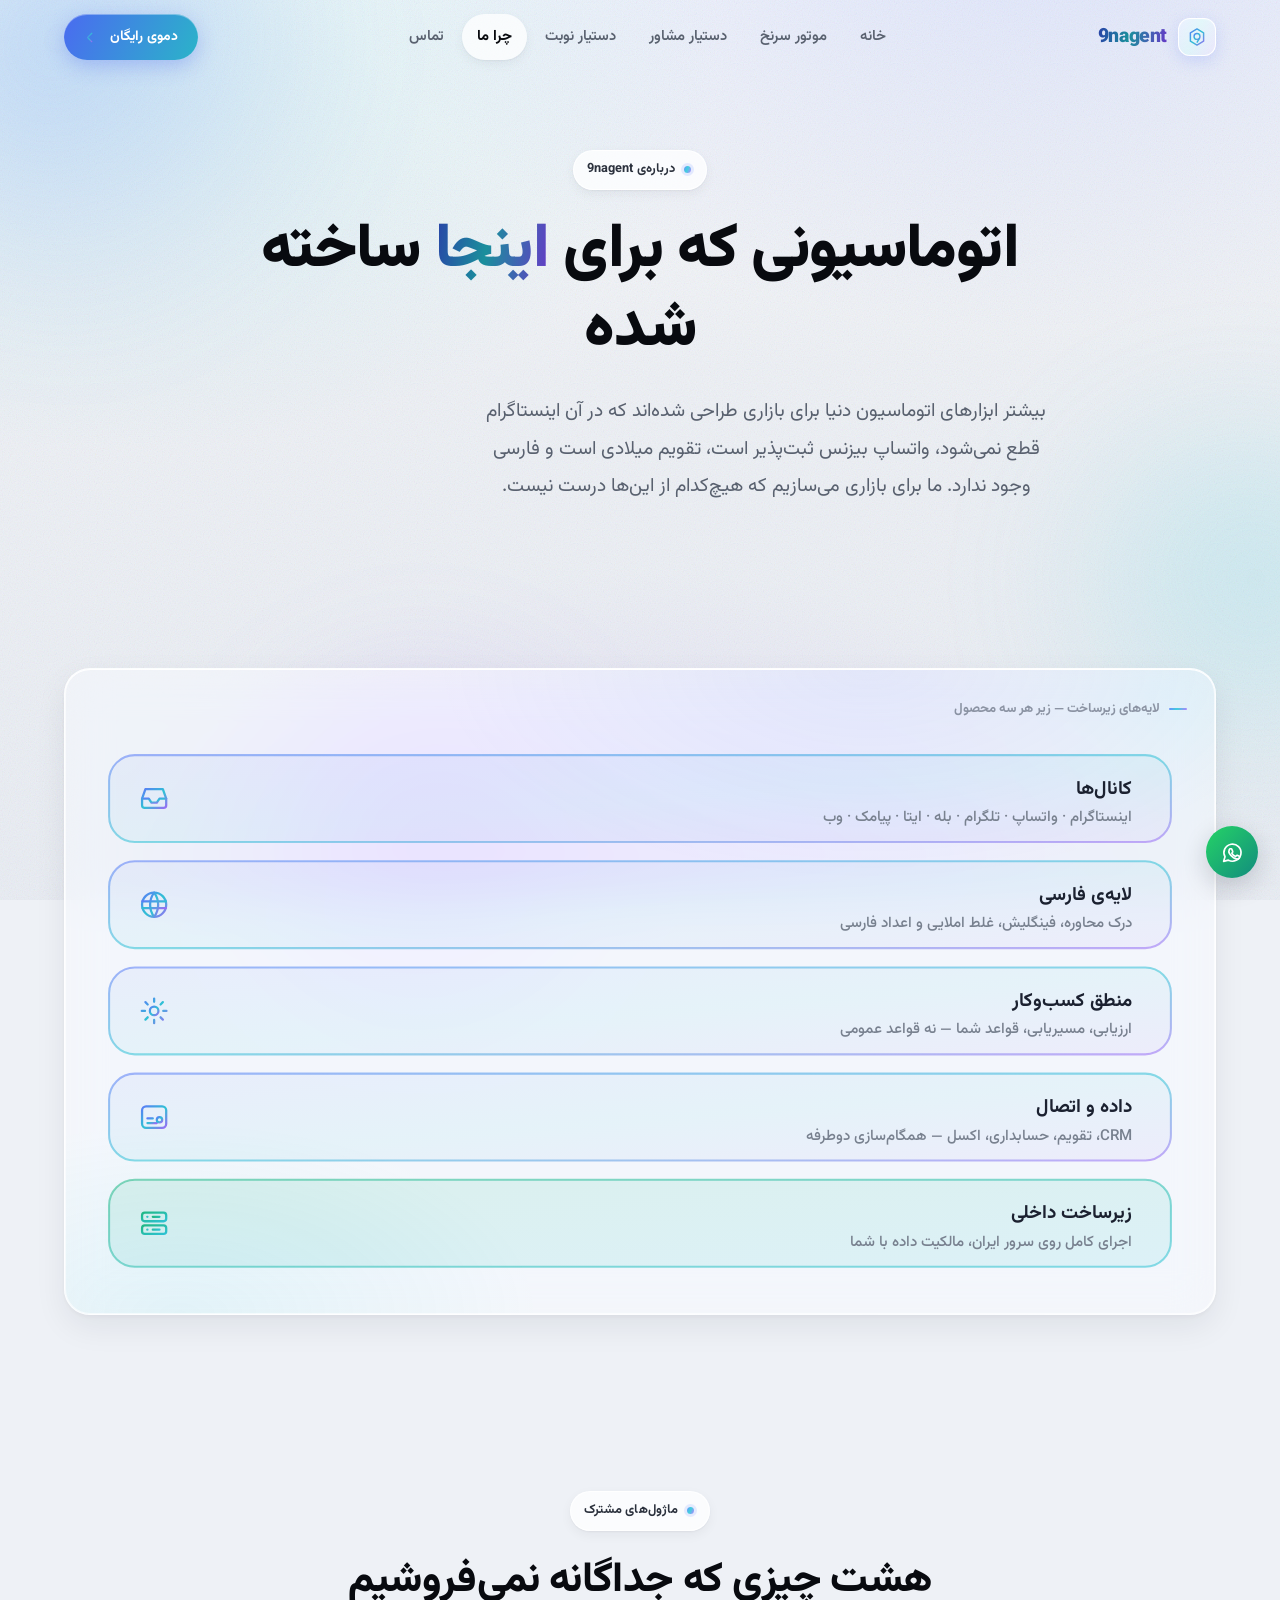
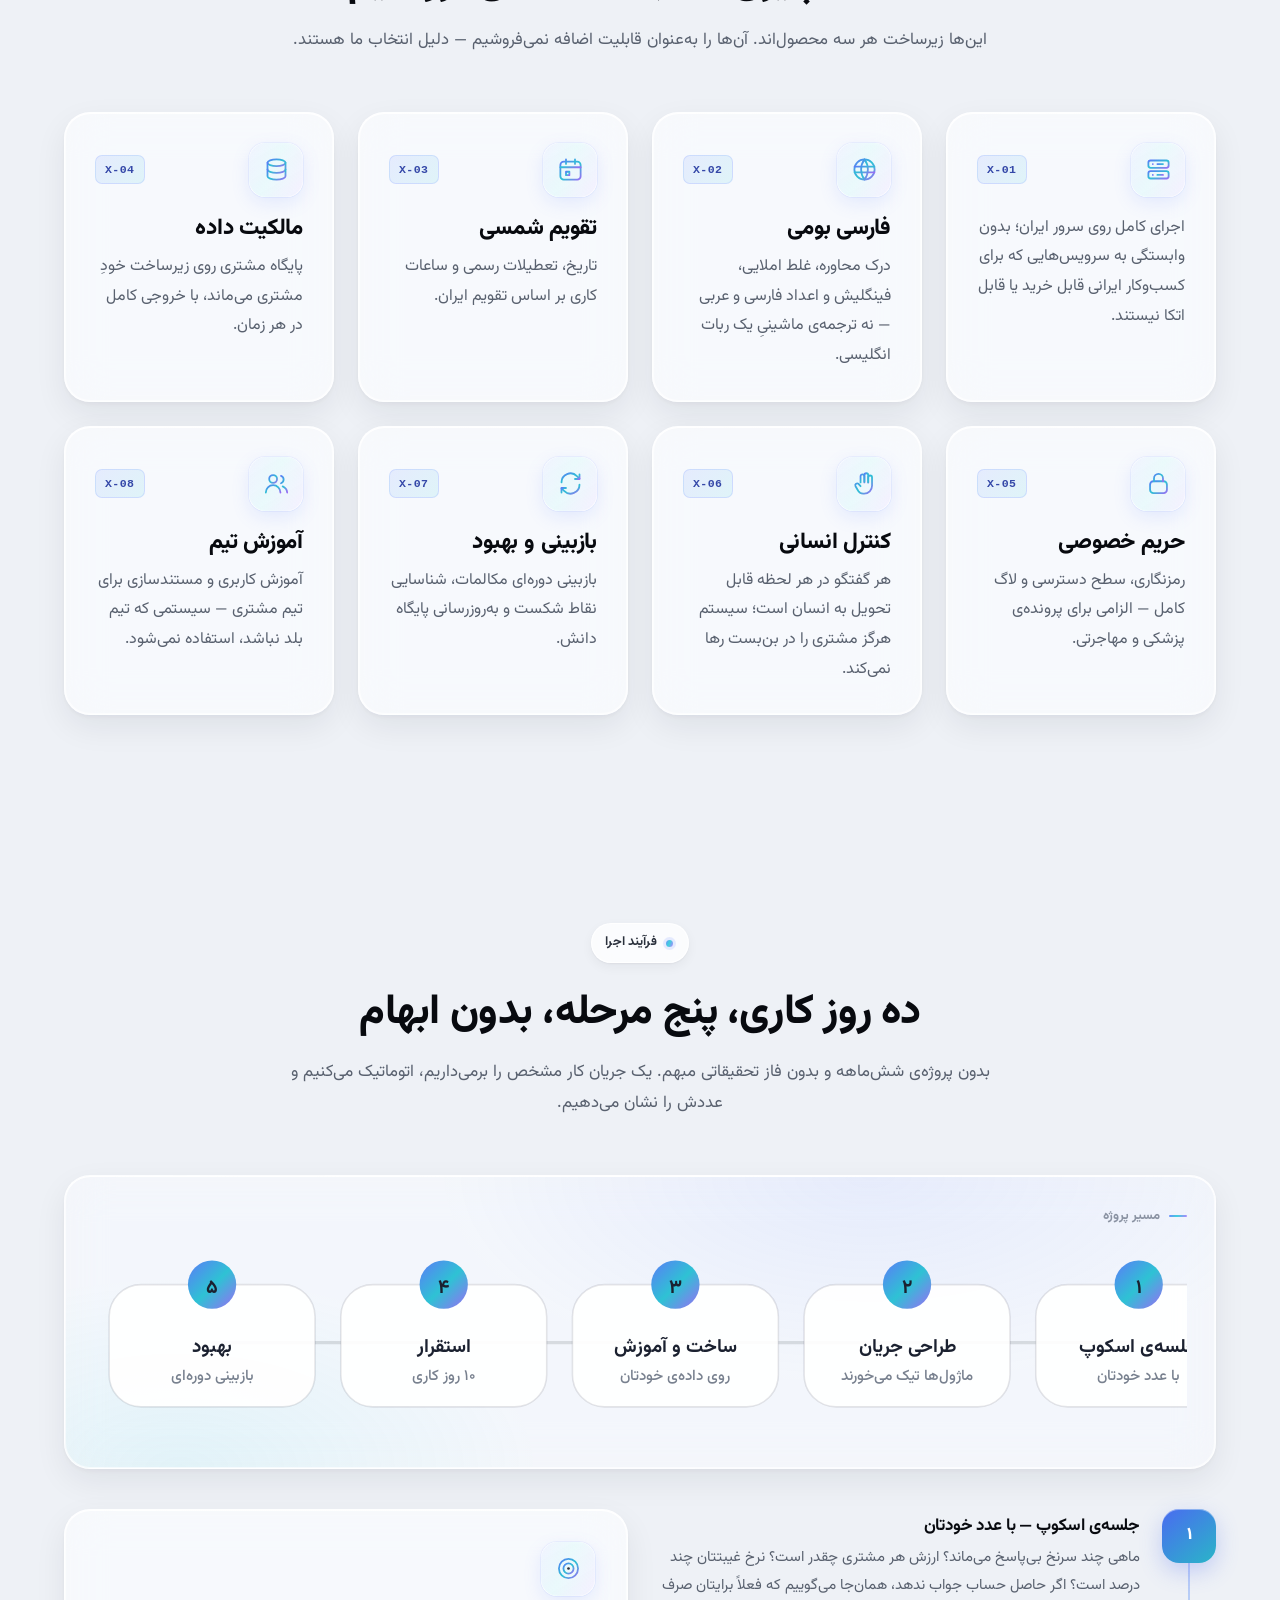
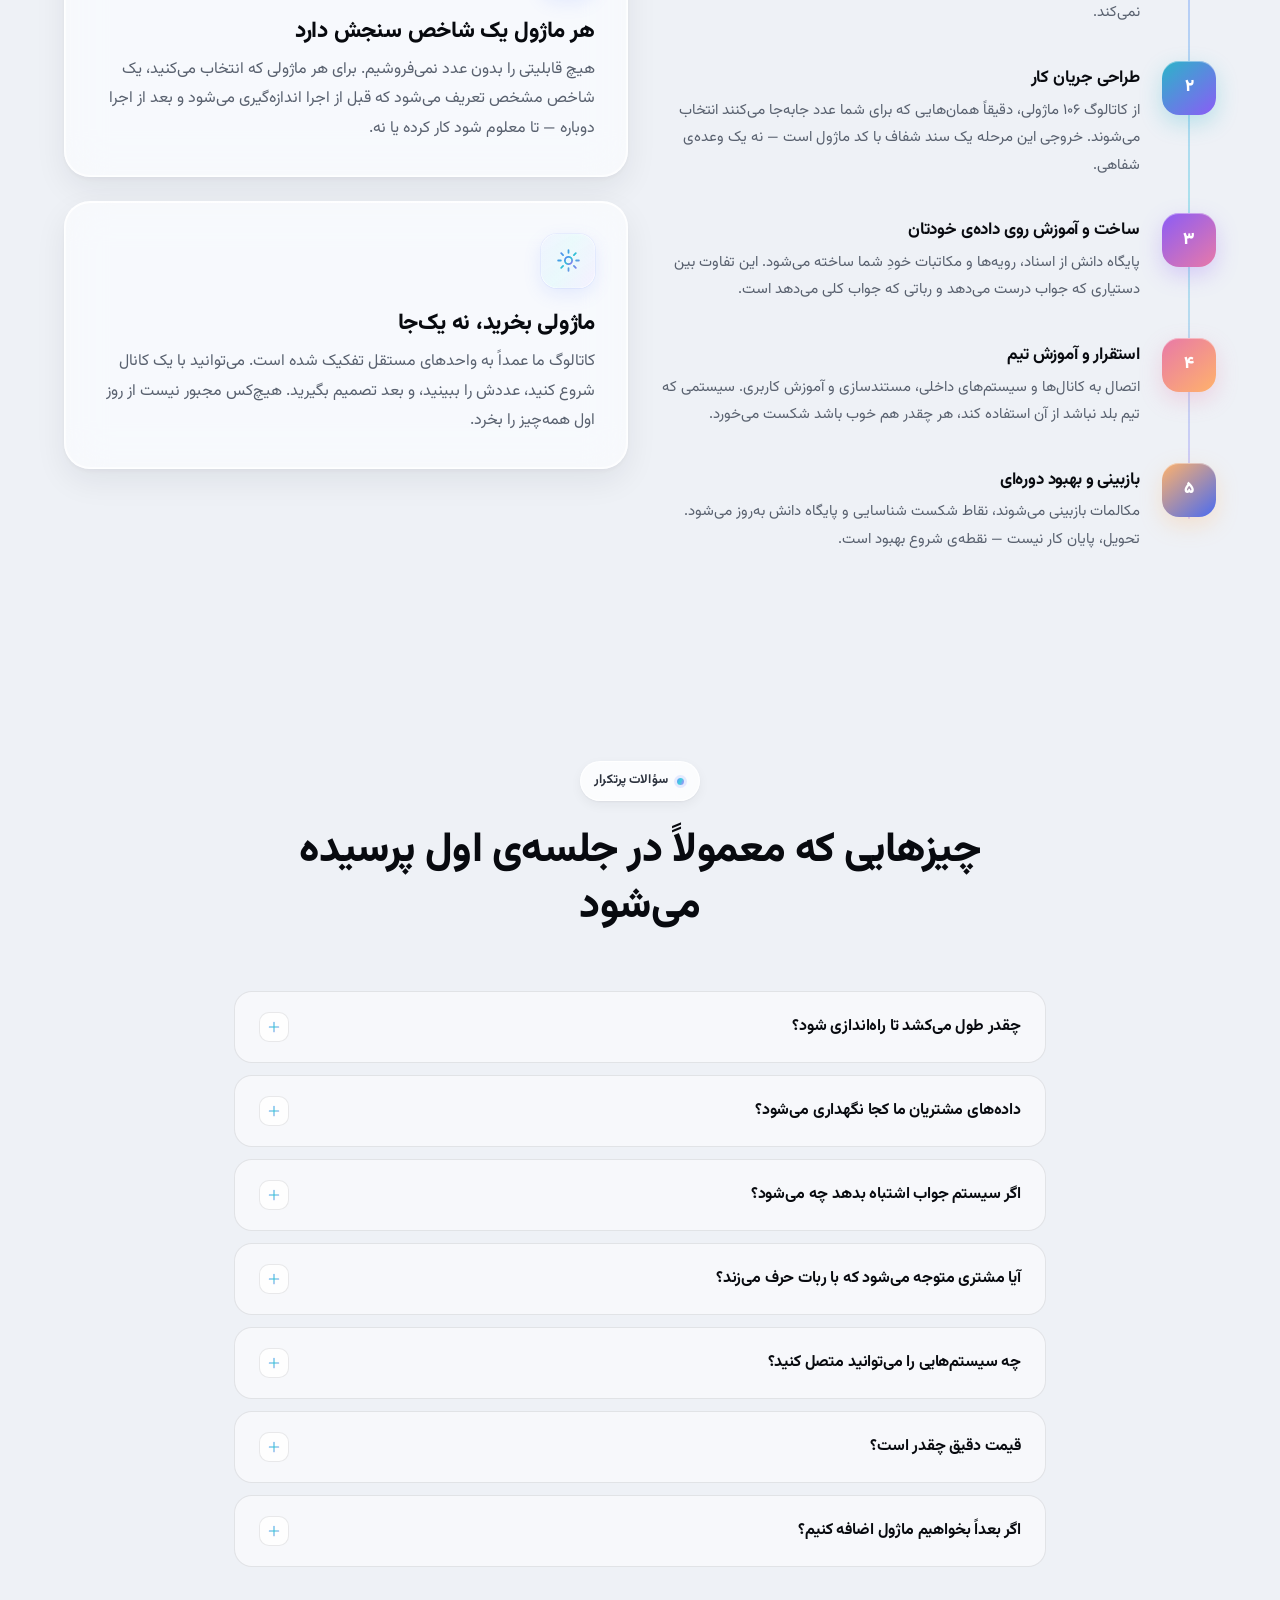
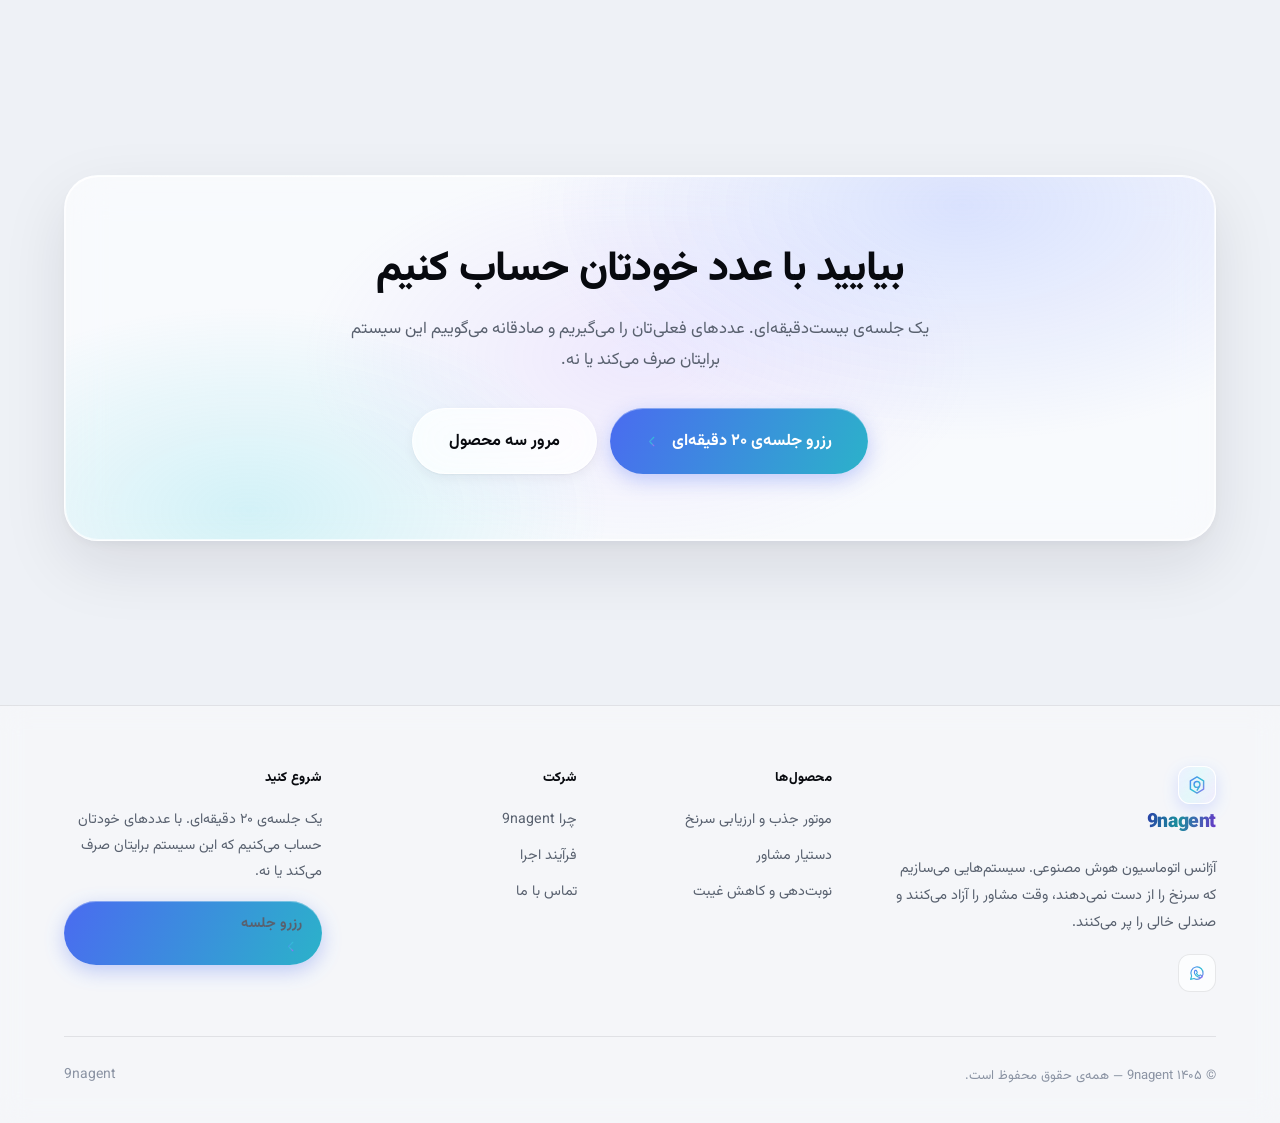
<file: about.html>
<!DOCTYPE html>
<html lang="fa" dir="rtl">
<head>
<meta charset="utf-8">
<meta name="viewport" content="width=device-width, initial-scale=1">
<title>چرا 9nagent </title>
<meta name="description" content="9nagent اجرا می‌شود، فارسی محاوره را می‌فهمد، داده را دست شما نگه می‌دارد و صادقانه می‌گوید چه چیزی را نمی‌تواند وعده بدهد.">
<meta name="theme-color" content="#eef1f6">
<meta property="og:title" content="چرا 9nagent | فارسی بومی، مالکیت داده">
<meta property="og:description" content="9nagent فارسی محاوره را می‌فهمد، داده را دست شما نگه می‌دارد و صادقانه می‌گوید چه چیزی را نمی‌تواند وعده بدهد.">
<meta property="og:type" content="website">
<meta property="og:locale" content="fa_IR">
<link rel="preload" href="assets/fonts/Vazirmatn-var.woff2" as="font" type="font/woff2" crossorigin>
<link rel="stylesheet" href="assets/css/style.css">
<link rel="icon" href="data:image/svg+xml,%3Csvg xmlns='http://www.w3.org/2000/svg' viewBox='0 0 24 24'%3E%3Cdefs%3E%3ClinearGradient id='g' x1='0' y1='0' x2='1' y2='1'%3E%3Cstop offset='0%25' stop-color='%235b7cf7'/%3E%3Cstop offset='100%25' stop-color='%239a6cf5'/%3E%3C/linearGradient%3E%3C/defs%3E%3Cpath d='M12 3.2l7.2 4.2v9.2L12 20.8 4.8 16.6V7.4z' fill='none' stroke='url(%23g)' stroke-width='1.6'/%3E%3Ccircle cx='12' cy='11.4' r='3.2' fill='none' stroke='url(%23g)' stroke-width='1.6'/%3E%3C/svg%3E">

</head>
<body>
<div class="bg-field"></div>
<div class="orb orb-1"></div><div class="orb orb-2"></div><div class="orb orb-3"></div>

<svg width="0" height="0" style="position:absolute" aria-hidden="true">
  <defs>
    <linearGradient id="pg" x1="0" y1="0" x2="1" y2="1">
      <stop offset="0%" stop-color="#5b7cf7"/>
      <stop offset="52%" stop-color="#2ec2d4"/>
      <stop offset="100%" stop-color="#9a6cf5"/>
    </linearGradient>
    <linearGradient id="pgw" x1="0" y1="0" x2="1" y2="1">
      <stop offset="0%" stop-color="#ffa458"/>
      <stop offset="60%" stop-color="#ff6f95"/>
      <stop offset="100%" stop-color="#9a6cf5"/>
    </linearGradient>
    <linearGradient id="pgg" x1="0" y1="0" x2="1" y2="1">
      <stop offset="0%" stop-color="#20b884"/>
      <stop offset="100%" stop-color="#2ec2d4"/>
    </linearGradient>
    <linearGradient id="flow1" x1="0" y1="0" x2="1" y2="0">
      <stop offset="0%" stop-color="#5b7cf7"/><stop offset="100%" stop-color="#2ec2d4"/>
    </linearGradient>
    <linearGradient id="flow2" x1="0" y1="0" x2="1" y2="0">
      <stop offset="0%" stop-color="#2ec2d4"/><stop offset="100%" stop-color="#9a6cf5"/>
    </linearGradient>
    <linearGradient id="flow3" x1="0" y1="0" x2="1" y2="0">
      <stop offset="0%" stop-color="#9a6cf5"/><stop offset="100%" stop-color="#ff6f95"/>
    </linearGradient>
  </defs>
</svg>


<header class="nav">
  <div class="nav-inner">
    <a href="index.html" class="logo" aria-label="9nagent">
      <span class="logo-mark"><svg class="ico" viewBox="0 0 24 24" stroke="url(#pg)" aria-hidden="true"><path d="M12 3.2l7.2 4.2v9.2L12 20.8 4.8 16.6V7.4z"/><path d="M12 8.2a3.2 3.2 0 1 0 0 6.4 3.2 3.2 0 0 0 3.2-3.2c0-2.6-1.6-3.2-3.2-3.2z"/><path d="M14.6 13.4l-2.4 4.2"/></svg></span>
      <span class="logo-word">9nagent</span>
    </a>
    <nav class="nav-links"><a href="index.html">خانه</a><a href="lead-engine.html">موتور سرنخ</a><a href="advisor-assistant.html">دستیار مشاور</a><a href="booking-assistant.html">دستیار نوبت</a><a href="about.html" class="active">چرا ما</a><a href="contact.html">تماس</a></nav>
    <div class="nav-cta">
      <a href="contact.html" class="btn btn-primary btn-sm">دموی رایگان <svg class="ico arrow-r" viewBox="0 0 24 24" stroke="url(#pg)" aria-hidden="true"><path d="M19 12H5"/><path d="M11 6l-6 6 6 6"/></svg></a>
      <button class="nav-toggle" aria-label="منو"><svg class="ico" viewBox="0 0 24 24" stroke="url(#pg)" aria-hidden="true"><path d="M4 7h16M4 12h16M4 17h16"/></svg></button>
    </div>
  </div>
</header>
<div class="nav-mobile">
  <a href="index.html">خانه</a><a href="lead-engine.html">موتور سرنخ</a><a href="advisor-assistant.html">دستیار مشاور</a><a href="booking-assistant.html">دستیار نوبت</a><a href="about.html" class="active">چرا ما</a><a href="contact.html">تماس</a>
  <a href="contact.html" class="btn btn-primary btn-block">درخواست دموی رایگان</a>
</div>

<section class="hero" style="padding-bottom:56px">
  <div class="wrap wrap-narrow center">
    <div class="eyebrow rv"><span class="dot"></span>درباره‌ی 9nagent</div>
    <h1 class="rv rv-d1">اتوماسیونی که برای <span class="gtext">اینجا</span> ساخته شده</h1>
    <p class="lead rv rv-d2 mt-24">بیشتر ابزارهای اتوماسیون دنیا برای بازاری طراحی شده‌اند که در آن اینستاگرام قطع نمی‌شود، واتساپ بیزنس ثبت‌پذیر است، تقویم میلادی است و فارسی وجود ندارد. ما برای بازاری می‌سازیم که هیچ‌کدام از این‌ها درست نیست.</p>
  </div>
</section>

<section class="sec-sm">
  <div class="wrap">
    <div class="fig rv"><div class="fig-cap">لایه‌های زیرساخت — زیر هر سه محصول</div><svg viewBox="10 20 680 340" xmlns="http://www.w3.org/2000/svg" role="img" preserveAspectRatio="xMidYMid meet" style="font-size:11.72px"><rect x="20" y="30" width="660" height="54" rx="16" fill="url(#pg)" opacity=".07"/><rect x="20" y="30" width="660" height="54" rx="16" fill="none" stroke="url(#pg)" stroke-width="1.3" opacity=".55"/><text x="656" y="54" class="d-label" text-anchor="start" direction="rtl">کانال‌ها</text><text x="656" y="71" class="d-sub" text-anchor="start" direction="rtl">اینستاگرام · واتساپ · تلگرام · بله · ایتا · پیامک · وب</text><g transform="translate(38,47) scale(0.8333333333333334)" stroke="url(#pg)" fill="none" stroke-width="1.7" stroke-linecap="round" stroke-linejoin="round"><path d="M3 12h5l2 3h4l2-3h5"/><path d="M5.5 5h13l2.5 7v5a2 2 0 0 1-2 2H5a2 2 0 0 1-2-2v-5z"/></g><rect x="20" y="96" width="660" height="54" rx="16" fill="url(#pg)" opacity=".07"/><rect x="20" y="96" width="660" height="54" rx="16" fill="none" stroke="url(#pg)" stroke-width="1.3" opacity=".55"/><text x="656" y="120" class="d-label" text-anchor="start" direction="rtl">لایه‌ی فارسی</text><text x="656" y="137" class="d-sub" text-anchor="start" direction="rtl">درک محاوره، فینگلیش، غلط املایی و اعداد فارسی</text><g transform="translate(38,113) scale(0.8333333333333334)" stroke="url(#pg)" fill="none" stroke-width="1.7" stroke-linecap="round" stroke-linejoin="round"><circle cx="12" cy="12" r="9"/><path d="M3.2 9.5h17.6M3.2 14.5h17.6"/><path d="M12 3a15 15 0 0 1 0 18M12 3a15 15 0 0 0 0 18"/></g><rect x="20" y="162" width="660" height="54" rx="16" fill="url(#pg)" opacity=".07"/><rect x="20" y="162" width="660" height="54" rx="16" fill="none" stroke="url(#pg)" stroke-width="1.3" opacity=".55"/><text x="656" y="186" class="d-label" text-anchor="start" direction="rtl">منطق کسب‌وکار</text><text x="656" y="203" class="d-sub" text-anchor="start" direction="rtl">ارزیابی، مسیریابی، قواعد شما — نه قواعد عمومی</text><g transform="translate(38,179) scale(0.8333333333333334)" stroke="url(#pg)" fill="none" stroke-width="1.7" stroke-linecap="round" stroke-linejoin="round"><circle cx="12" cy="12" r="3.2"/><path d="M12 2.8v2.4M12 18.8v2.4M21.2 12h-2.4M5.2 12H2.8M18.5 5.5l-1.7 1.7M7.2 16.8l-1.7 1.7M18.5 18.5l-1.7-1.7M7.2 7.2L5.5 5.5"/></g><rect x="20" y="228" width="660" height="54" rx="16" fill="url(#pg)" opacity=".07"/><rect x="20" y="228" width="660" height="54" rx="16" fill="none" stroke="url(#pg)" stroke-width="1.3" opacity=".55"/><text x="656" y="252" class="d-label" text-anchor="start" direction="rtl">داده و اتصال</text><text x="656" y="269" class="d-sub" text-anchor="start" direction="rtl">CRM، تقویم، حسابداری، اکسل — همگام‌سازی دوطرفه</text><g transform="translate(38,245) scale(0.8333333333333334)" stroke="url(#pg)" fill="none" stroke-width="1.7" stroke-linecap="round" stroke-linejoin="round"><rect x="3" y="4" width="18" height="16" rx="3"/><path d="M3 9h18"/><path d="M7 13h4M7 16.5h7"/><circle cx="16" cy="14" r="2"/></g><rect x="20" y="294" width="660" height="54" rx="16" fill="url(#pgg)" opacity=".12"/><rect x="20" y="294" width="660" height="54" rx="16" fill="none" stroke="url(#pgg)" stroke-width="1.3" opacity=".55"/><text x="656" y="318" class="d-label" text-anchor="start" direction="rtl">زیرساخت داخلی</text><text x="656" y="335" class="d-sub" text-anchor="start" direction="rtl">اجرای کامل روی سرور ایران، مالکیت داده با شما</text><g transform="translate(38,311) scale(0.8333333333333334)" stroke="url(#pgg)" fill="none" stroke-width="1.7" stroke-linecap="round" stroke-linejoin="round"><rect x="3" y="4" width="18" height="6.5" rx="2"/><rect x="3" y="13.5" width="18" height="6.5" rx="2"/><path d="M7 7.2h.01M7 16.8h.01"/><path d="M11 7.2h5M11 16.8h5"/></g><path d="M350 84 v12 M350 150 v12 M350 216 v12 M350 282 v12" stroke="url(#pg)" stroke-width="1.6" stroke-linecap="round" opacity=".45"/></svg></div>
  </div>
</section>

<section class="sec">
  <div class="wrap">
    <div class="sec-head center rv">
      <div class="eyebrow"><span class="dot"></span>ماژول‌های مشترک</div>
      <h2>هشت چیزی که جداگانه نمی‌فروشیم</h2>
      <p>این‌ها زیرساخت هر سه محصول‌اند. آن‌ها را به‌عنوان قابلیت اضافه نمی‌فروشیم — دلیل انتخاب ما هستند.</p>
    </div>
    <div class="grid g-4"><div class="card rv rv-d1">
      <div class="flex aic jcb mb-16"><div class="itile" style="margin-bottom:0"><svg class="ico" viewBox="0 0 24 24" stroke="url(#pg)" aria-hidden="true"><rect x="3" y="4" width="18" height="6.5" rx="2"/><rect x="3" y="13.5" width="18" height="6.5" rx="2"/><path d="M7 7.2h.01M7 16.8h.01"/><path d="M11 7.2h5M11 16.8h5"/></svg></div>
      <span class="chip-code">X-01</span></div>
      <h3 class="mb-8"></h3><p>اجرای کامل روی سرور ایران؛ بدون وابستگی به سرویس‌هایی که برای کسب‌وکار ایرانی قابل خرید یا قابل اتکا نیستند.</p></div><div class="card rv rv-d2">
      <div class="flex aic jcb mb-16"><div class="itile" style="margin-bottom:0"><svg class="ico" viewBox="0 0 24 24" stroke="url(#pg)" aria-hidden="true"><circle cx="12" cy="12" r="9"/><path d="M3.2 9.5h17.6M3.2 14.5h17.6"/><path d="M12 3a15 15 0 0 1 0 18M12 3a15 15 0 0 0 0 18"/></svg></div>
      <span class="chip-code">X-02</span></div>
      <h3 class="mb-8">فارسی بومی</h3><p>درک محاوره، غلط املایی، فینگلیش و اعداد فارسی و عربی — نه ترجمه‌ی ماشینیِ یک ربات انگلیسی.</p></div><div class="card rv rv-d3">
      <div class="flex aic jcb mb-16"><div class="itile" style="margin-bottom:0"><svg class="ico" viewBox="0 0 24 24" stroke="url(#pg)" aria-hidden="true"><rect x="3" y="5" width="18" height="16" rx="3"/><path d="M3 10h18M8 3v4M16 3v4"/><path d="M8 14h3v3H8z"/></svg></div>
      <span class="chip-code">X-03</span></div>
      <h3 class="mb-8">تقویم شمسی</h3><p>تاریخ، تعطیلات رسمی و ساعات کاری بر اساس تقویم ایران.</p></div><div class="card rv rv-d4">
      <div class="flex aic jcb mb-16"><div class="itile" style="margin-bottom:0"><svg class="ico" viewBox="0 0 24 24" stroke="url(#pg)" aria-hidden="true"><ellipse cx="12" cy="6" rx="8" ry="3"/><path d="M4 6v6c0 1.7 3.6 3 8 3s8-1.3 8-3V6"/><path d="M4 12v6c0 1.7 3.6 3 8 3s8-1.3 8-3v-6"/></svg></div>
      <span class="chip-code">X-04</span></div>
      <h3 class="mb-8">مالکیت داده</h3><p>پایگاه مشتری روی زیرساخت خودِ مشتری می‌ماند، با خروجی کامل در هر زمان.</p></div><div class="card rv rv-d1">
      <div class="flex aic jcb mb-16"><div class="itile" style="margin-bottom:0"><svg class="ico" viewBox="0 0 24 24" stroke="url(#pg)" aria-hidden="true"><rect x="4.5" y="10" width="15" height="10.5" rx="3"/><path d="M8 10V7.5a4 4 0 0 1 8 0V10"/><path d="M12 14v2.5"/></svg></div>
      <span class="chip-code">X-05</span></div>
      <h3 class="mb-8">حریم خصوصی</h3><p>رمزنگاری، سطح دسترسی و لاگ کامل — الزامی برای پرونده‌ی پزشکی و مهاجرتی.</p></div><div class="card rv rv-d2">
      <div class="flex aic jcb mb-16"><div class="itile" style="margin-bottom:0"><svg class="ico" viewBox="0 0 24 24" stroke="url(#pg)" aria-hidden="true"><path d="M8.5 11V5.5a1.7 1.7 0 0 1 3.4 0V11"/><path d="M11.9 10.5V4.6a1.7 1.7 0 0 1 3.4 0V11"/><path d="M15.3 11V6.6a1.7 1.7 0 0 1 3.4 0V14a7 7 0 0 1-7 7h-1a5 5 0 0 1-4.2-2.3L4 14.4a1.7 1.7 0 0 1 2.7-2l1.8 2"/></svg></div>
      <span class="chip-code">X-06</span></div>
      <h3 class="mb-8">کنترل انسانی</h3><p>هر گفتگو در هر لحظه قابل تحویل به انسان است؛ سیستم هرگز مشتری را در بن‌بست رها نمی‌کند.</p></div><div class="card rv rv-d3">
      <div class="flex aic jcb mb-16"><div class="itile" style="margin-bottom:0"><svg class="ico" viewBox="0 0 24 24" stroke="url(#pg)" aria-hidden="true"><path d="M4 11a8 8 0 0 1 13.7-5.6L20 7.6"/><path d="M20 4v4h-4"/><path d="M20 13a8 8 0 0 1-13.7 5.6L4 16.4"/><path d="M4 20v-4h4"/></svg></div>
      <span class="chip-code">X-07</span></div>
      <h3 class="mb-8">بازبینی و بهبود</h3><p>بازبینی دوره‌ای مکالمات، شناسایی نقاط شکست و به‌روزرسانی پایگاه دانش.</p></div><div class="card rv rv-d4">
      <div class="flex aic jcb mb-16"><div class="itile" style="margin-bottom:0"><svg class="ico" viewBox="0 0 24 24" stroke="url(#pg)" aria-hidden="true"><circle cx="9" cy="8" r="3.5"/><path d="M2.5 20a6.5 6.5 0 0 1 13 0"/><path d="M16 5.2a3.5 3.5 0 0 1 0 6.6M17.5 14.6a6.5 6.5 0 0 1 4 5.4"/></svg></div>
      <span class="chip-code">X-08</span></div>
      <h3 class="mb-8">آموزش تیم</h3><p>آموزش کاربری و مستندسازی برای تیم مشتری — سیستمی که تیم بلد نباشد، استفاده نمی‌شود.</p></div></div>
  </div>
</section>

<section class="sec" id="process">
  <div class="wrap">
    <div class="sec-head center rv">
      <div class="eyebrow"><span class="dot"></span>فرآیند اجرا</div>
      <h2>ده روز کاری، پنج مرحله، بدون ابهام</h2>
      <p>بدون پروژه‌ی شش‌ماهه و بدون فاز تحقیقاتی مبهم. یک جریان کار مشخص را برمی‌داریم، اتوماتیک می‌کنیم و عددش را نشان می‌دهیم.</p>
    </div>
    <div class="fig rv mb-40"><div class="fig-cap">مسیر پروژه</div><svg viewBox="10 36 680 120" xmlns="http://www.w3.org/2000/svg" role="img" preserveAspectRatio="xMidYMid meet" style="font-size:11.72px"><path d="M660 96 H 84" stroke="rgba(11,16,30,.12)" stroke-width="2" stroke-linecap="round"/><path d="M660 96 H 84" class="d-flow d-pulse" stroke="url(#flow1)" stroke-width="3" style="animation-delay:0s;animation-duration:4.5s"/><rect x="596" y="60" width="128" height="76" rx="20" class="d-node"/><circle cx="660" cy="60" r="15" fill="url(#pg)"/><text x="660" y="65" text-anchor="middle" class="d-label" fill="#fff" style="font-size:12px">۱</text><text x="660" y="102" class="d-label" text-anchor="middle" direction="rtl">جلسه‌ی اسکوپ</text><text x="660" y="119" class="d-sub" text-anchor="middle" direction="rtl">با عدد خودتان</text><rect x="452" y="60" width="128" height="76" rx="20" class="d-node"/><circle cx="516" cy="60" r="15" fill="url(#pg)"/><text x="516" y="65" text-anchor="middle" class="d-label" fill="#fff" style="font-size:12px">۲</text><text x="516" y="102" class="d-label" text-anchor="middle" direction="rtl">طراحی جریان</text><text x="516" y="119" class="d-sub" text-anchor="middle" direction="rtl">ماژول‌ها تیک می‌خورند</text><rect x="308" y="60" width="128" height="76" rx="20" class="d-node"/><circle cx="372" cy="60" r="15" fill="url(#pg)"/><text x="372" y="65" text-anchor="middle" class="d-label" fill="#fff" style="font-size:12px">۳</text><text x="372" y="102" class="d-label" text-anchor="middle" direction="rtl">ساخت و آموزش</text><text x="372" y="119" class="d-sub" text-anchor="middle" direction="rtl">روی داده‌ی خودتان</text><rect x="164" y="60" width="128" height="76" rx="20" class="d-node"/><circle cx="228" cy="60" r="15" fill="url(#pg)"/><text x="228" y="65" text-anchor="middle" class="d-label" fill="#fff" style="font-size:12px">۴</text><text x="228" y="102" class="d-label" text-anchor="middle" direction="rtl">استقرار</text><text x="228" y="119" class="d-sub" text-anchor="middle" direction="rtl">۱۰ روز کاری</text><rect x="20" y="60" width="128" height="76" rx="20" class="d-node"/><circle cx="84" cy="60" r="15" fill="url(#pg)"/><text x="84" y="65" text-anchor="middle" class="d-label" fill="#fff" style="font-size:12px">۵</text><text x="84" y="102" class="d-label" text-anchor="middle" direction="rtl">بهبود</text><text x="84" y="119" class="d-sub" text-anchor="middle" direction="rtl">بازبینی دوره‌ای</text></svg></div>
    <div class="grid g-2" style="align-items:start">
      <div class="steps rv">
        <div class="step"><div class="step-n">۱</div><div class="step-b">
          <h4>جلسه‌ی اسکوپ — با عدد خودتان</h4>
          <p>ماهی چند سرنخ بی‌پاسخ می‌ماند؟ ارزش هر مشتری چقدر است؟ نرخ غیبتتان چند درصد است؟ اگر حاصل حساب جواب ندهد، همان‌جا می‌گوییم که فعلاً برایتان صرف نمی‌کند.</p></div></div>
        <div class="step"><div class="step-n">۲</div><div class="step-b">
          <h4>طراحی جریان کار</h4>
          <p>از کاتالوگ ۱۰۶ ماژولی، دقیقاً همان‌هایی که برای شما عدد جابه‌جا می‌کنند انتخاب می‌شوند. خروجی این مرحله یک سند شفاف با کد ماژول است — نه یک وعده‌ی شفاهی.</p></div></div>
        <div class="step"><div class="step-n">۳</div><div class="step-b">
          <h4>ساخت و آموزش روی داده‌ی خودتان</h4>
          <p>پایگاه دانش از اسناد، رویه‌ها و مکاتبات خودِ شما ساخته می‌شود. این تفاوت بین دستیاری که جواب درست می‌دهد و رباتی که جواب کلی می‌دهد است.</p></div></div>
        <div class="step"><div class="step-n">۴</div><div class="step-b">
          <h4>استقرار و آموزش تیم</h4>
          <p>اتصال به کانال‌ها و سیستم‌های داخلی، مستندسازی و آموزش کاربری. سیستمی که تیم بلد نباشد از آن استفاده کند، هر چقدر هم خوب باشد شکست می‌خورد.</p></div></div>
        <div class="step"><div class="step-n">۵</div><div class="step-b">
          <h4>بازبینی و بهبود دوره‌ای</h4>
          <p>مکالمات بازبینی می‌شوند، نقاط شکست شناسایی و پایگاه دانش به‌روز می‌شود. تحویل، پایان کار نیست — نقطه‌ی شروع بهبود است.</p></div></div>
      </div>
      <div class="rv rv-d2">
        <div class="glass glass-pad mb-24">
          <div class="itile"><svg class="ico" viewBox="0 0 24 24" stroke="url(#pg)" aria-hidden="true"><circle cx="12" cy="12" r="8.5"/><circle cx="12" cy="12" r="4.5"/><circle cx="12" cy="12" r="1.2" fill="currentColor" stroke="none"/></svg></div>
          <h3 class="mb-8">هر ماژول یک شاخص سنجش دارد</h3>
          <p>هیچ قابلیتی را بدون عدد نمی‌فروشیم. برای هر ماژولی که انتخاب می‌کنید، یک شاخص مشخص تعریف می‌شود که قبل از اجرا اندازه‌گیری می‌شود و بعد از اجرا دوباره — تا معلوم شود کار کرده یا نه.</p>
        </div>
        <div class="glass glass-pad">
          <div class="itile"><svg class="ico" viewBox="0 0 24 24" stroke="url(#pg)" aria-hidden="true"><circle cx="12" cy="12" r="3.2"/><path d="M12 2.8v2.4M12 18.8v2.4M21.2 12h-2.4M5.2 12H2.8M18.5 5.5l-1.7 1.7M7.2 16.8l-1.7 1.7M18.5 18.5l-1.7-1.7M7.2 7.2L5.5 5.5"/></svg></div>
          <h3 class="mb-8">ماژولی بخرید، نه یک‌جا</h3>
          <p>کاتالوگ ما عمداً به واحدهای مستقل تفکیک شده است. می‌توانید با یک کانال شروع کنید، عددش را ببینید، و بعد تصمیم بگیرید. هیچ‌کس مجبور نیست از روز اول همه‌چیز را بخرد.</p>
        </div>
      </div>
    </div>
  </div>
</section>


<section class="sec" id="faq">
  <div class="wrap wrap-narrow">
    <div class="sec-head center rv">
      <div class="eyebrow"><span class="dot"></span>سؤالات پرتکرار</div>
      <h2>چیزهایی که معمولاً در جلسه‌ی اول پرسیده می‌شود</h2>
    </div>
    <div class="acc"><div class="acc-item rv">
      <button class="acc-head" data-acc><h4>چقدر طول می‌کشد تا راه‌اندازی شود؟</h4>
        <span class="acc-ico" data-acc-ico><svg class="ico" viewBox="0 0 24 24" stroke="url(#pg)" aria-hidden="true"><path d="M12 5v14M5 12h14"/></svg></span></button>
      <div class="acc-body" data-acc-body><p>برای یک جریان کار مشخص، ده روز کاری از جلسه‌ی اسکوپ تا استقرار. پروژه‌های سازمانی با اتصال به سیستم‌های داخلی طبیعتاً بیشتر طول می‌کشند، اما در همان جلسه‌ی اول زمان‌بندی واقع‌بینانه به شما داده می‌شود.</p></div></div><div class="acc-item rv">
      <button class="acc-head" data-acc><h4>داده‌های مشتریان ما کجا نگهداری می‌شود؟</h4>
        <span class="acc-ico" data-acc-ico><svg class="ico" viewBox="0 0 24 24" stroke="url(#pg)" aria-hidden="true"><path d="M12 5v14M5 12h14"/></svg></span></button>
      <div class="acc-body" data-acc-body><p>روی زیرساخت خودتان یا سرور داخلی تحت کنترل شما. خروجی کامل پایگاه داده در هر زمان در اختیار شماست و ما هیچ قفلی روی داده‌ی شما نمی‌گذاریم. این برای پرونده‌های پزشکی و مهاجرتی صرفاً یک ترجیح نیست، یک الزام است.</p></div></div><div class="acc-item rv">
      <button class="acc-head" data-acc><h4>اگر سیستم جواب اشتباه بدهد چه می‌شود؟</h4>
        <span class="acc-ico" data-acc-ico><svg class="ico" viewBox="0 0 24 24" stroke="url(#pg)" aria-hidden="true"><path d="M12 5v14M5 12h14"/></svg></span></button>
      <div class="acc-body" data-acc-body><p>سیستم طوری طراحی شده که وقتی مطمئن نیست، حدس نزند. مورد نامطمئن با خلاصه‌ی کامل گفتگو به کارشناس تحویل داده می‌شود. در بازبینی دوره‌ای هم مکالمات مرور می‌شوند و نقاط شکست به پایگاه دانش برمی‌گردند.</p></div></div><div class="acc-item rv">
      <button class="acc-head" data-acc><h4>آیا مشتری متوجه می‌شود که با ربات حرف می‌زند؟</h4>
        <span class="acc-ico" data-acc-ico><svg class="ico" viewBox="0 0 24 24" stroke="url(#pg)" aria-hidden="true"><path d="M12 5v14M5 12h14"/></svg></span></button>
      <div class="acc-body" data-acc-body><p>ما پنهان‌کاری را توصیه نمی‌کنیم و تجربه نشان داده لازم هم نیست. چیزی که برای مشتری اهمیت دارد این است که سریع، دقیق و به فارسی درست جواب بگیرد و هر وقت خواست به انسان وصل شود. هر دو مورد از روز اول فراهم است.</p></div></div><div class="acc-item rv">
      <button class="acc-head" data-acc><h4>چه سیستم‌هایی را می‌توانید متصل کنید؟</h4>
        <span class="acc-ico" data-acc-ico><svg class="ico" viewBox="0 0 24 24" stroke="url(#pg)" aria-hidden="true"><path d="M12 5v14M5 12h14"/></svg></span></button>
      <div class="acc-body" data-acc-body><p>CRMهای ایرانی مثل دیدار و پیام‌گستر، گوگل‌شیت و اکسل، دیتابیس اختصاصی، تقویم‌ها و سیستم‌های حسابداری. اگر سیستم داخلی شما API دارد، معمولاً قابل اتصال است — و اگر ندارد، در جلسه‌ی اسکوپ صادقانه می‌گوییم.</p></div></div><div class="acc-item rv">
      <button class="acc-head" data-acc><h4>قیمت دقیق چقدر است؟</h4>
        <span class="acc-ico" data-acc-ico><svg class="ico" viewBox="0 0 24 24" stroke="url(#pg)" aria-hidden="true"><path d="M12 5v14M5 12h14"/></svg></span></button>
      <div class="acc-body" data-acc-body><p>قیمت را به عدد ثابت اعلام نمی‌کنیم چون بسته به تعداد کانال، حجم پیام و سیستم‌های داخلی شما تفاوت دارد. منطقش شفاف است: راه‌اندازی معادل یک تا سه ماه حقوق نیرویی که این جریان کار را جایگزین می‌کند، و نگهداری ماهانه حدود ۲۰ تا ۳۰ درصد مبلغ راه‌اندازی.</p></div></div><div class="acc-item rv">
      <button class="acc-head" data-acc><h4>اگر بعداً بخواهیم ماژول اضافه کنیم؟</h4>
        <span class="acc-ico" data-acc-ico><svg class="ico" viewBox="0 0 24 24" stroke="url(#pg)" aria-hidden="true"><path d="M12 5v14M5 12h14"/></svg></span></button>
      <div class="acc-body" data-acc-body><p>کاتالوگ ما عمداً ماژولی طراحی شده. می‌توانید از یک کانال شروع کنید و بعد از دیدن عدد، ماژول‌های بعدی را اضافه کنید. هیچ‌کس مجبور نیست از روز اول همه‌چیز را بخرد.</p></div></div></div>
  </div>
</section>


<section class="sec">
  <div class="wrap">
    <div class="cta-band rv">
      <h2>بیایید با عدد خودتان حساب کنیم</h2>
      <p>یک جلسه‌ی بیست‌دقیقه‌ای. عددهای فعلی‌تان را می‌گیریم و صادقانه می‌گوییم این سیستم برایتان صرف می‌کند یا نه.</p>
      <div class="cta-actions">
        <a href="contact.html" class="btn btn-primary btn-lg">رزرو جلسه‌ی ۲۰ دقیقه‌ای <svg class="ico arrow-r" viewBox="0 0 24 24" stroke="url(#pg)" aria-hidden="true"><path d="M19 12H5"/><path d="M11 6l-6 6 6 6"/></svg></a>
        <a href="index.html#products" class="btn btn-glass btn-lg">مرور سه محصول</a>
      </div>
    </div>
  </div>
</section>


<footer class="footer">
  <div class="wrap">
    <div class="foot-grid">
      <div class="foot-col foot-brand">
        <a href="index.html" class="logo">
          <span class="logo-mark"><svg class="ico" viewBox="0 0 24 24" stroke="url(#pg)" aria-hidden="true"><path d="M12 3.2l7.2 4.2v9.2L12 20.8 4.8 16.6V7.4z"/><path d="M12 8.2a3.2 3.2 0 1 0 0 6.4 3.2 3.2 0 0 0 3.2-3.2c0-2.6-1.6-3.2-3.2-3.2z"/><path d="M14.6 13.4l-2.4 4.2"/></svg></span>
          <span class="logo-word">9nagent</span>
        </a>
        <p>آژانس اتوماسیون هوش مصنوعی. سیستم‌هایی می‌سازیم که سرنخ را از دست نمی‌دهند، وقت مشاور را آزاد می‌کنند و صندلی خالی را پر می‌کنند.</p>
        <div class="foot-social">
          <a href="https://wa.me/989017550844" target="_blank" rel="noopener" aria-label="واتساپ"><svg class="ico" viewBox="0 0 24 24" stroke="url(#pg)" aria-hidden="true"><path d="M3.5 20.5l1.3-4.4A8.2 8.2 0 1 1 8 19.3z"/><path d="M8.9 9.2c.4-.9.8-.8 1.2-.8h.6c.2 0 .5 0 .7.6l.8 2c.1.3 0 .5-.1.7l-.5.6c-.2.2-.3.4-.1.7a7 7 0 0 0 3.1 2.7c.3.1.5.1.7-.1l.7-.8c.2-.2.4-.2.6-.1l1.9 1c.3.1.4.3.4.5 0 .8-.6 1.7-1.4 1.9-1 .3-2.3.2-4.5-1a11 11 0 0 1-4-4.2c-.5-1-.7-2.3-.1-3.7z"/></svg></a>
          <!-- <a href="https://t.me/nineagent" target="_blank" rel="noopener" aria-label="تلگرام"><svg class="ico" viewBox="0 0 24 24" stroke="url(#pg)" aria-hidden="true"><path d="M21 4.5L2.8 11.4c-.7.3-.7 1.2 0 1.4l4.6 1.5 1.7 5.2c.2.6 1 .7 1.4.2l2.4-2.6 4.6 3.4c.5.4 1.2.1 1.4-.5L22.4 5.6c.2-.8-.6-1.4-1.4-1.1z"/><path d="M7.4 14.3L18.2 7 10 15.1l-.2 3.6"/></svg></a> -->
          <!-- <a href="https://instagram.com/9nagent" target="_blank" rel="noopener" aria-label="اینستاگرام"><svg class="ico" viewBox="0 0 24 24" stroke="url(#pg)" aria-hidden="true"><rect x="3" y="3" width="18" height="18" rx="5.5"/><circle cx="12" cy="12" r="4"/><circle cx="17.4" cy="6.6" r=".9" fill="currentColor" stroke="none"/></svg></a> -->
          <!-- <a href="mailto:hello@9nagent.ir" aria-label="ایمیل"><svg class="ico" viewBox="0 0 24 24" stroke="url(#pg)" aria-hidden="true"><rect x="3" y="5" width="18" height="13" rx="3"/><path d="M3.5 7.5l7.6 5a1.6 1.6 0 0 0 1.8 0l7.6-5"/></svg></a> -->
        </div>
      </div>
      <div class="foot-col">
        <h5>محصول‌ها</h5>
        <a href="lead-engine.html">موتور جذب و ارزیابی سرنخ</a>
        <a href="advisor-assistant.html">دستیار مشاور</a>
        <a href="booking-assistant.html">نوبت‌دهی و کاهش غیبت</a>
      </div>
      <div class="foot-col">
        <h5>شرکت</h5>
        <a href="about.html">چرا 9nagent</a>
        <a href="about.html#process">فرآیند اجرا</a>
        <a href="contact.html">تماس با ما</a>
      </div>
      <div class="foot-col">
        <h5>شروع کنید</h5>
        <p class="small">یک جلسه‌ی ۲۰ دقیقه‌ای. با عددهای خودتان حساب می‌کنیم که این سیستم برایتان صرف می‌کند یا نه.</p>
        <a href="contact.html" class="btn btn-primary btn-sm mt-16">رزرو جلسه <svg class="ico arrow-r" viewBox="0 0 24 24" stroke="url(#pg)" aria-hidden="true"><path d="M19 12H5"/><path d="M11 6l-6 6 6 6"/></svg></a>
      </div>
    </div>
    <div class="foot-bot">
      <span>© ۱۴۰۵ 9nagent — همه‌ی حقوق محفوظ است.</span>
      <span class="ltr small">9nagent</span>
    </div>
  </div>
</footer>

<div class="float-cta">
  <a href="https://wa.me/989017550844" target="_blank" rel="noopener" class="float-btn float-wa" aria-label="واتساپ">
    <svg class="ico" viewBox="0 0 24 24" stroke="#fff" stroke-width="1.7"><path d="M3.5 20.5l1.3-4.4A8.2 8.2 0 1 1 8 19.3z"/><path d="M8.9 9.2c.4-.9.8-.8 1.2-.8h.6c.2 0 .5 0 .7.6l.8 2c.1.3 0 .5-.1.7l-.5.6c-.2.2-.3.4-.1.7a7 7 0 0 0 3.1 2.7c.3.1.5.1.7-.1l.7-.8c.2-.2.4-.2.6-.1l1.9 1c.3.1.4.3.4.5 0 .8-.6 1.7-1.4 1.9-1 .3-2.3.2-4.5-1a11 11 0 0 1-4-4.2c-.5-1-.7-2.3-.1-3.7z"/></svg>
  </a>
  <!-- <a href="https://t.me/nineagent" target="_blank" rel="noopener" class="float-btn float-tg" aria-label="تلگرام">
    <svg class="ico" viewBox="0 0 24 24" stroke="#fff" stroke-width="1.7"><path d="M21 4.5L2.8 11.4c-.7.3-.7 1.2 0 1.4l4.6 1.5 1.7 5.2c.2.6 1 .7 1.4.2l2.4-2.6 4.6 3.4c.5.4 1.2.1 1.4-.5L22.4 5.6c.2-.8-.6-1.4-1.4-1.1z"/><path d="M7.4 14.3L18.2 7 10 15.1l-.2 3.6"/></svg>
  </a> -->
</div>

<script src="assets/js/main.js"></script>
<script src="assets/js/demo.js"></script>
</body>
</html>
</file>
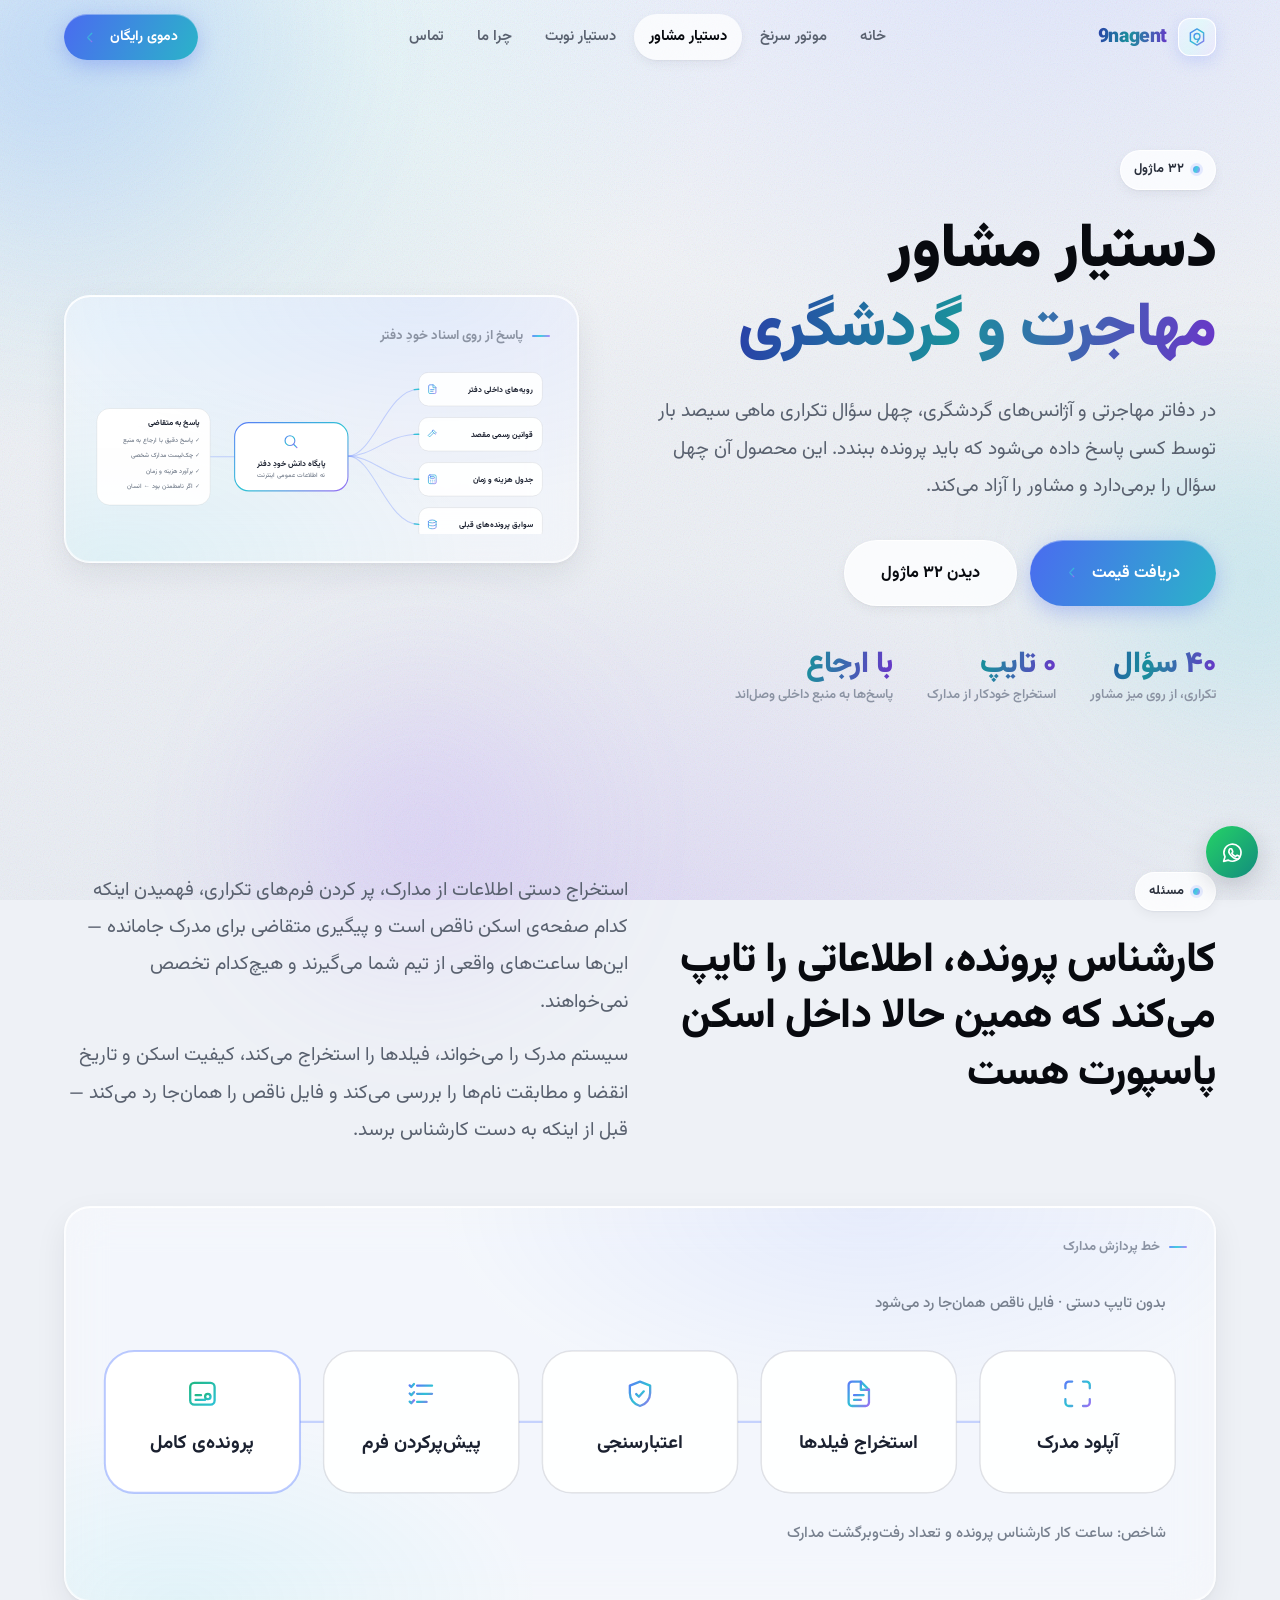
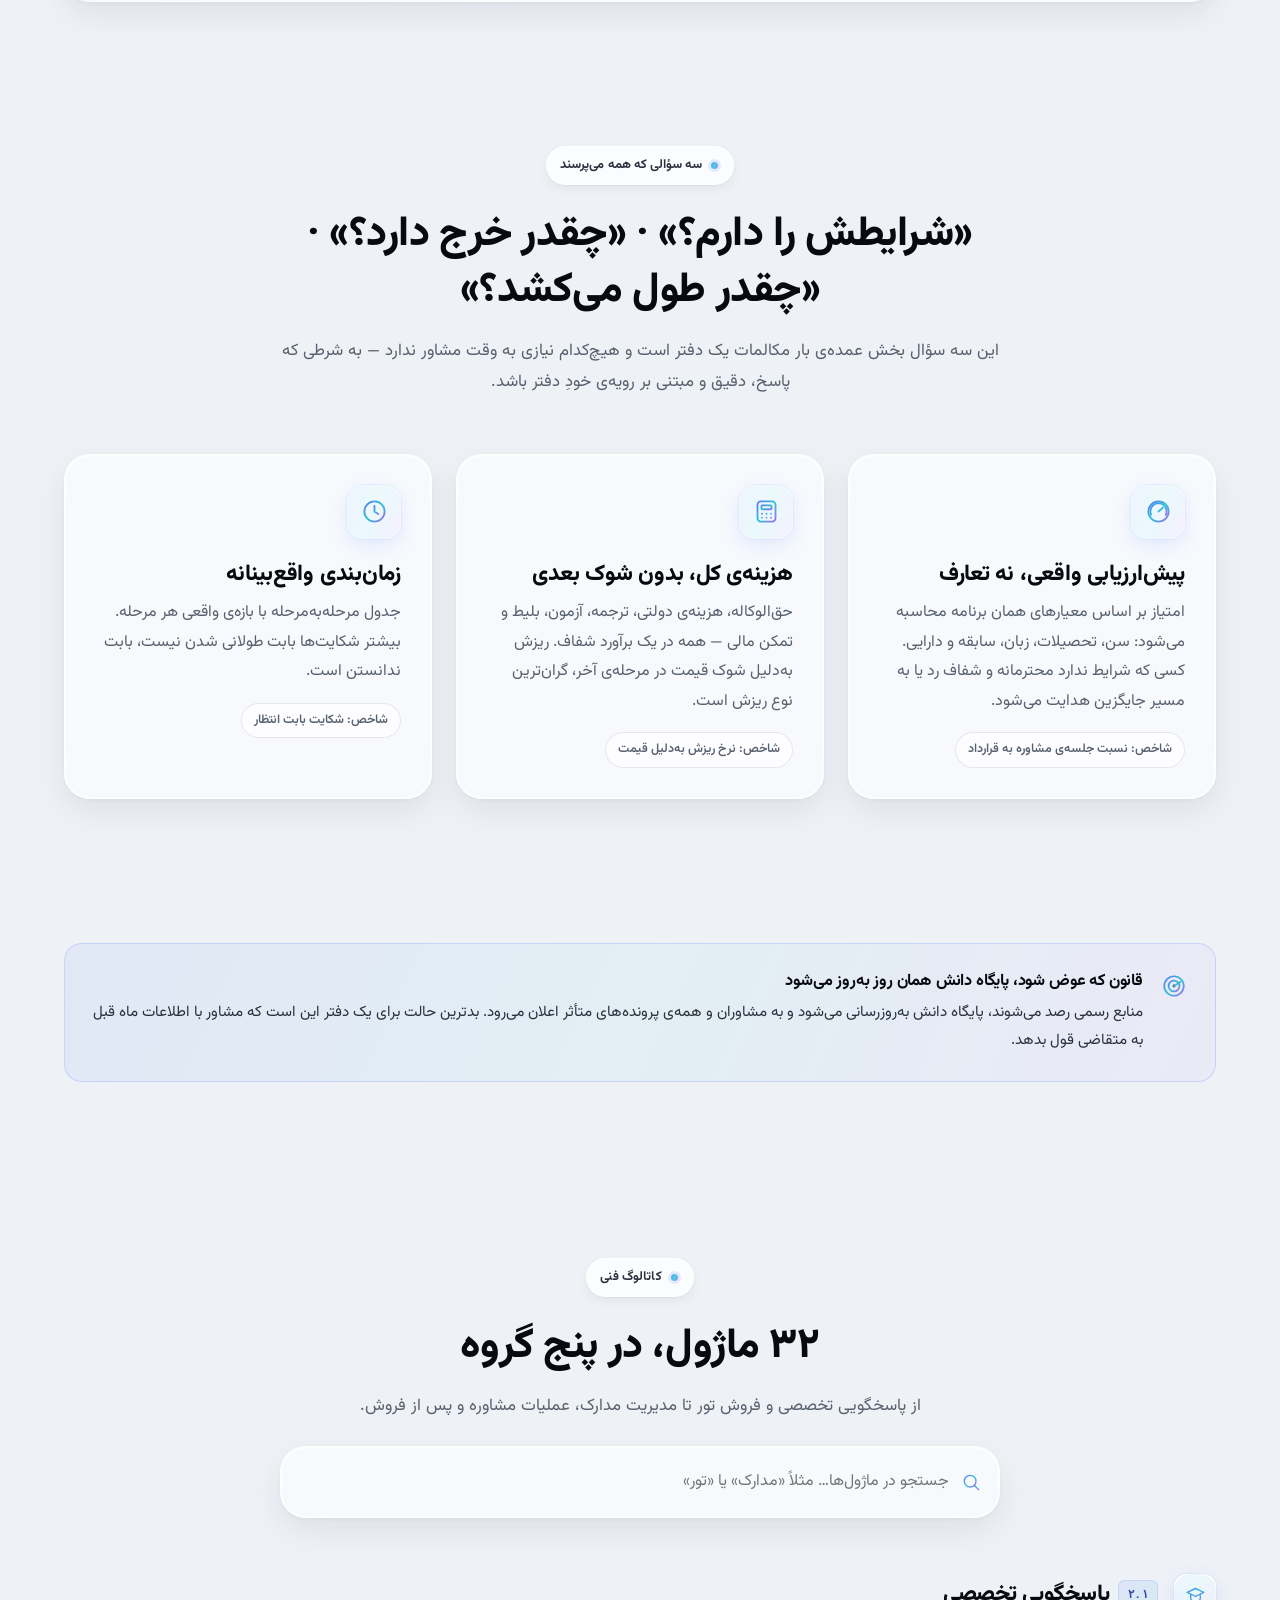
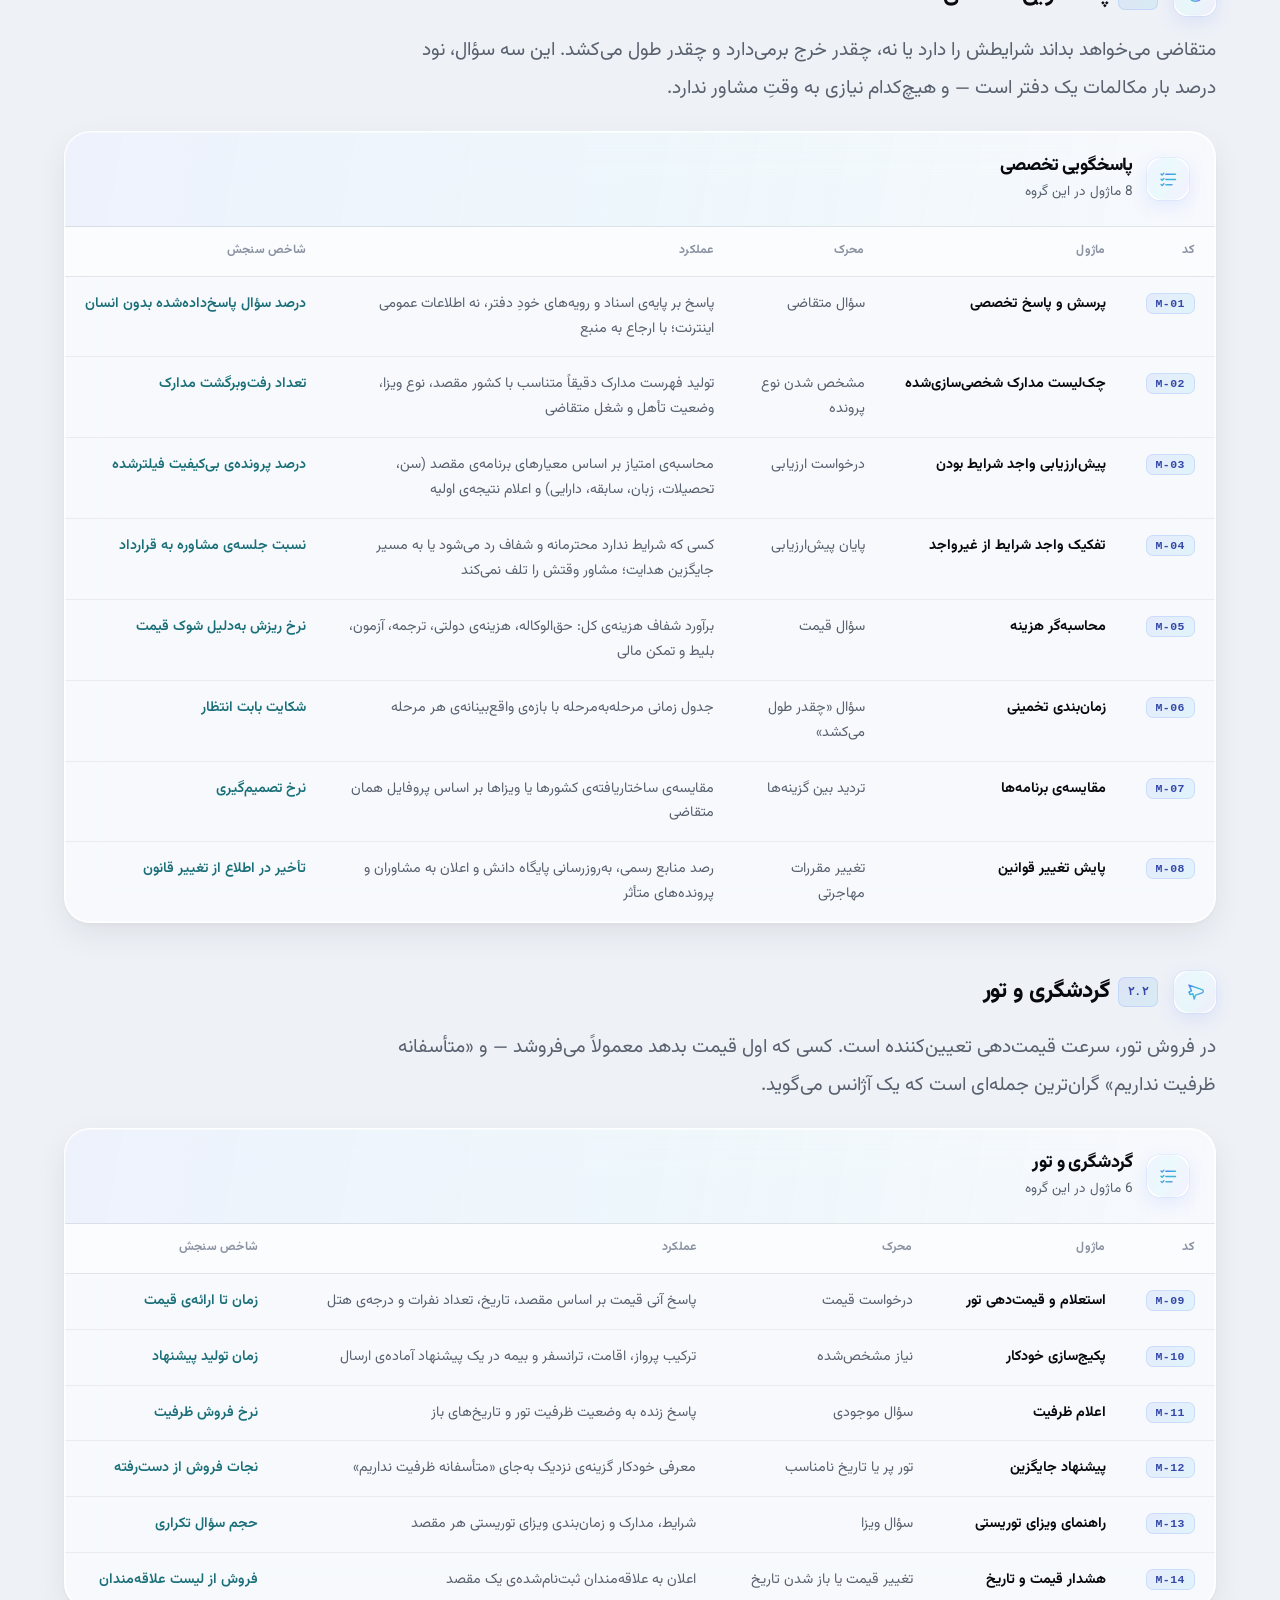
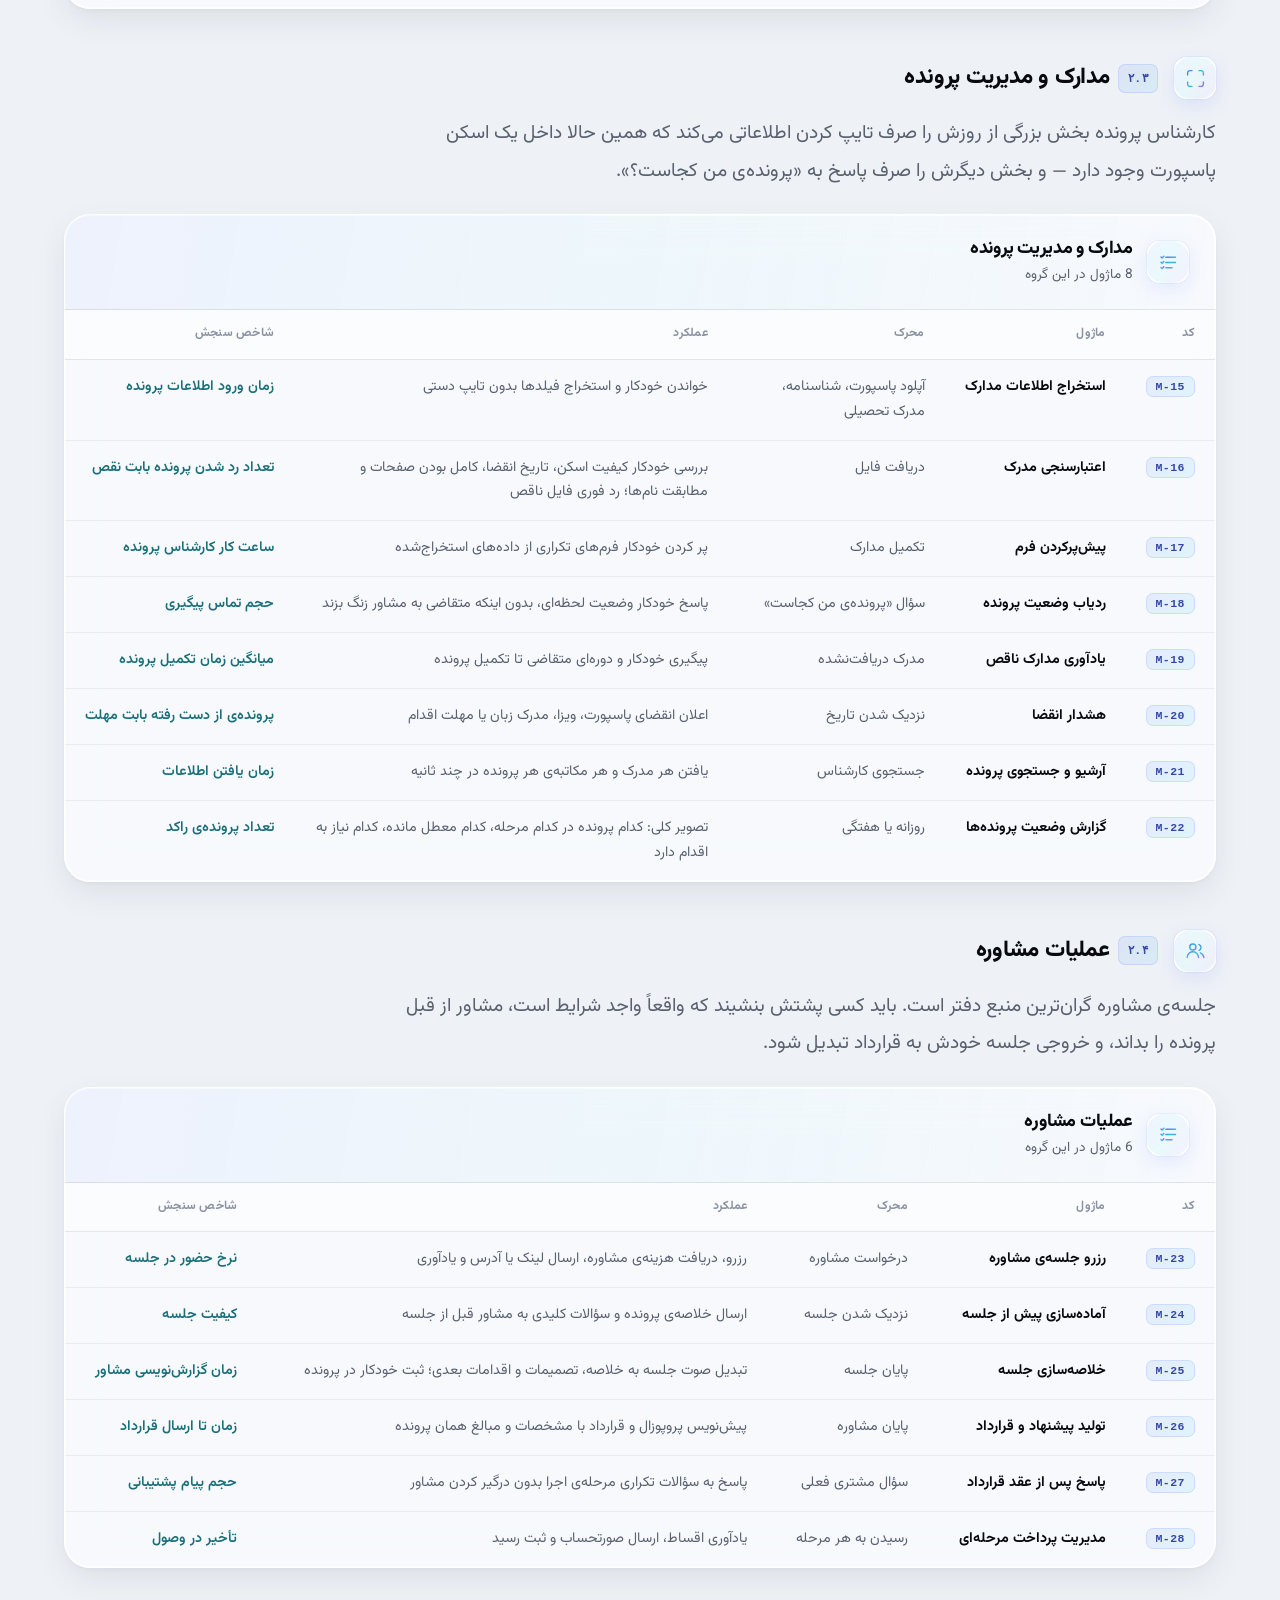
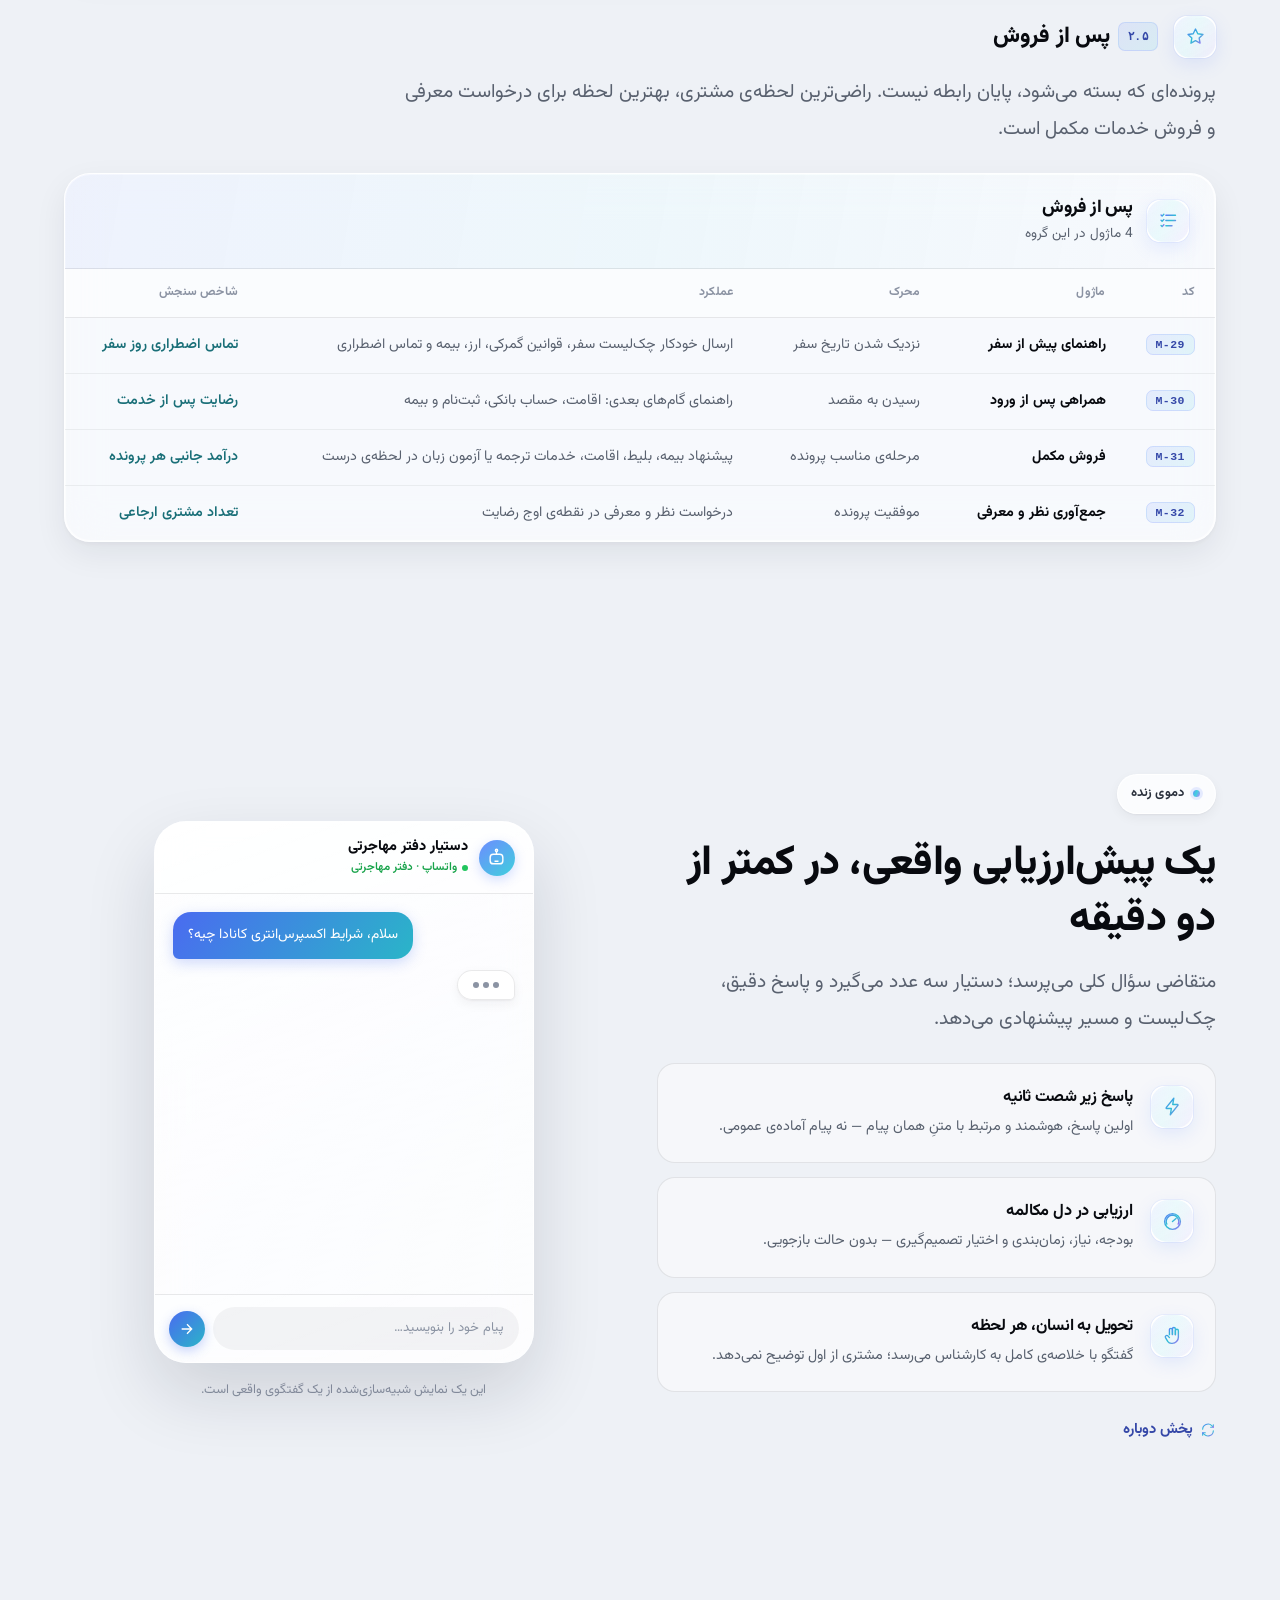
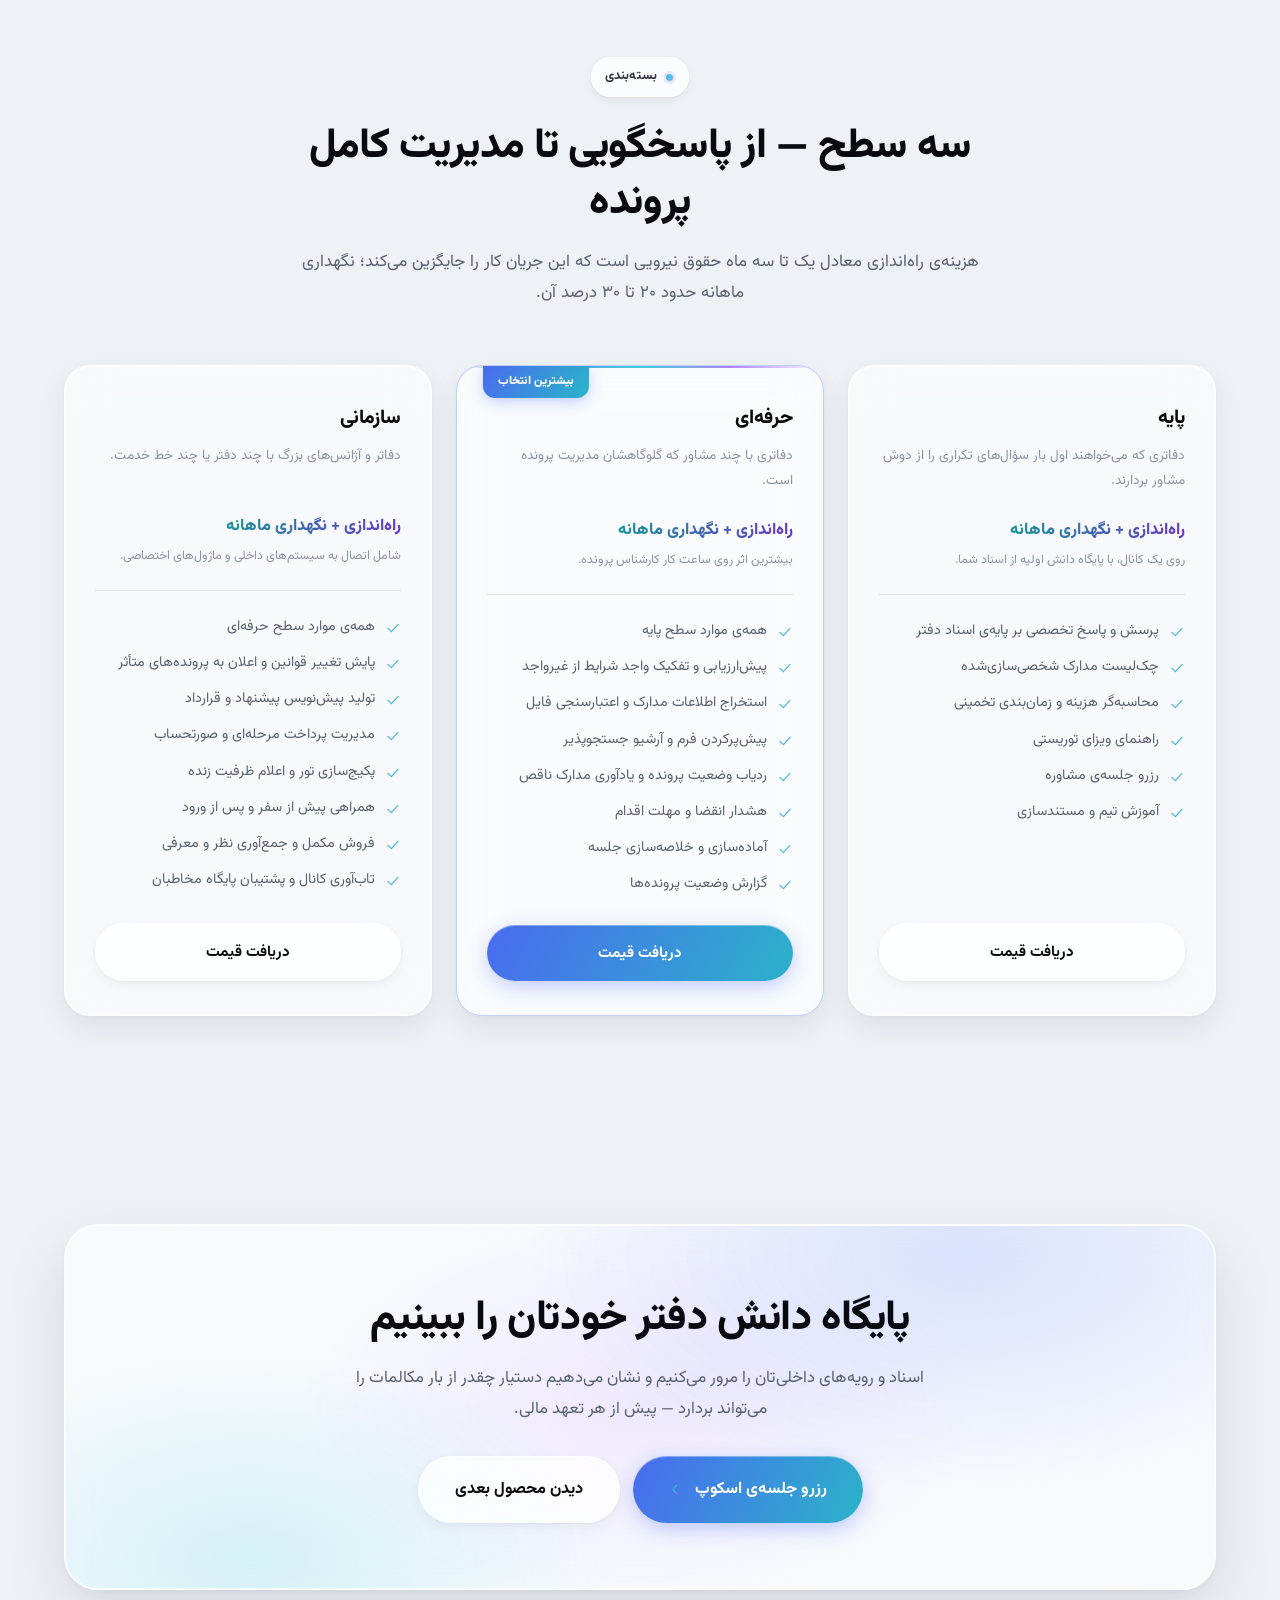
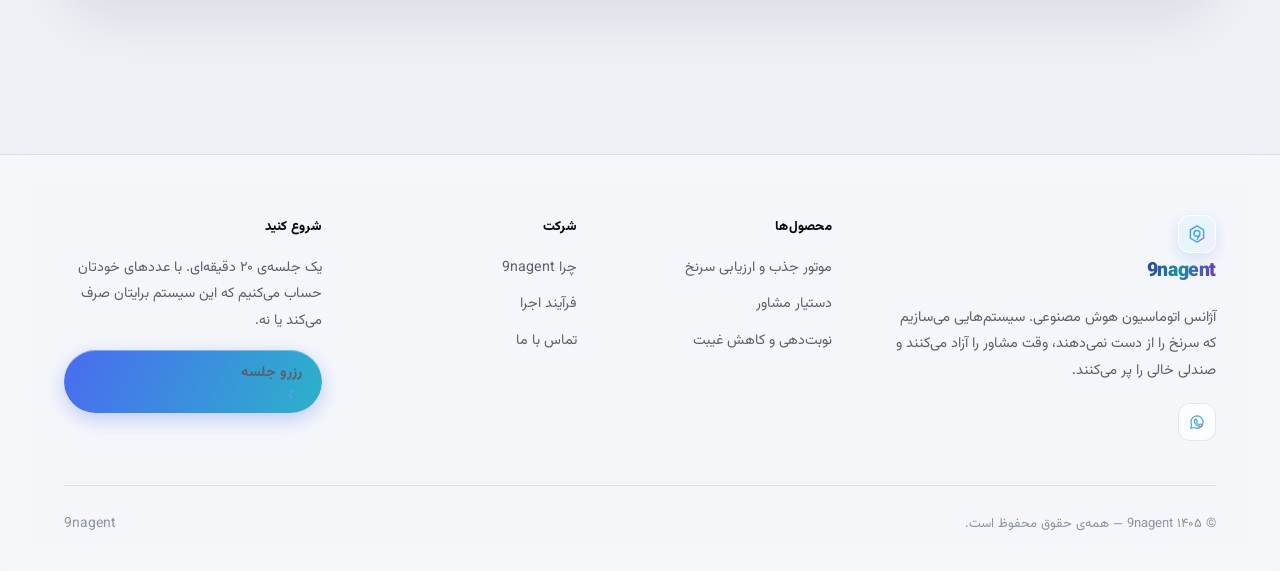
<file: advisor-assistant.html>
<!DOCTYPE html>
<html lang="fa" dir="rtl">
<head>
<meta charset="utf-8">
<meta name="viewport" content="width=device-width, initial-scale=1">
<title>دستیار مشاور | 9nagent — اتوماسیون دفاتر مهاجرتی و آژانس‌های گردشگری</title>
<meta name="description" content="پاسخ تخصصی بر پایه‌ی اسناد خودِ دفتر، پیش‌ارزیابی واجد شرایط بودن، چک‌لیست مدارک، استخراج اطلاعات پاسپورت و ردیاب وضعیت پرونده — ۳۲ ماژول.">
<meta name="theme-color" content="#eef1f6">
<meta property="og:title" content="دستیار مشاور | 9nagent — اتوماسیون دفاتر مهاجرتی و آژانس‌های گردشگری">
<meta property="og:description" content="پاسخ تخصصی بر پایه‌ی اسناد خودِ دفتر، پیش‌ارزیابی واجد شرایط بودن، چک‌لیست مدارک، استخراج اطلاعات پاسپورت و ردیاب وضعیت پرونده — ۳۲ ماژول.">
<meta property="og:type" content="website">
<meta property="og:locale" content="fa_IR">
<link rel="preload" href="assets/fonts/Vazirmatn-var.woff2" as="font" type="font/woff2" crossorigin>
<link rel="stylesheet" href="assets/css/style.css">
<link rel="icon" href="data:image/svg+xml,%3Csvg xmlns='http://www.w3.org/2000/svg' viewBox='0 0 24 24'%3E%3Cdefs%3E%3ClinearGradient id='g' x1='0' y1='0' x2='1' y2='1'%3E%3Cstop offset='0%25' stop-color='%235b7cf7'/%3E%3Cstop offset='100%25' stop-color='%239a6cf5'/%3E%3C/linearGradient%3E%3C/defs%3E%3Cpath d='M12 3.2l7.2 4.2v9.2L12 20.8 4.8 16.6V7.4z' fill='none' stroke='url(%23g)' stroke-width='1.6'/%3E%3Ccircle cx='12' cy='11.4' r='3.2' fill='none' stroke='url(%23g)' stroke-width='1.6'/%3E%3C/svg%3E">

</head>
<body>
<div class="bg-field"></div>
<div class="orb orb-1"></div><div class="orb orb-2"></div><div class="orb orb-3"></div>

<svg width="0" height="0" style="position:absolute" aria-hidden="true">
  <defs>
    <linearGradient id="pg" x1="0" y1="0" x2="1" y2="1">
      <stop offset="0%" stop-color="#5b7cf7"/>
      <stop offset="52%" stop-color="#2ec2d4"/>
      <stop offset="100%" stop-color="#9a6cf5"/>
    </linearGradient>
    <linearGradient id="pgw" x1="0" y1="0" x2="1" y2="1">
      <stop offset="0%" stop-color="#ffa458"/>
      <stop offset="60%" stop-color="#ff6f95"/>
      <stop offset="100%" stop-color="#9a6cf5"/>
    </linearGradient>
    <linearGradient id="pgg" x1="0" y1="0" x2="1" y2="1">
      <stop offset="0%" stop-color="#20b884"/>
      <stop offset="100%" stop-color="#2ec2d4"/>
    </linearGradient>
    <linearGradient id="flow1" x1="0" y1="0" x2="1" y2="0">
      <stop offset="0%" stop-color="#5b7cf7"/><stop offset="100%" stop-color="#2ec2d4"/>
    </linearGradient>
    <linearGradient id="flow2" x1="0" y1="0" x2="1" y2="0">
      <stop offset="0%" stop-color="#2ec2d4"/><stop offset="100%" stop-color="#9a6cf5"/>
    </linearGradient>
    <linearGradient id="flow3" x1="0" y1="0" x2="1" y2="0">
      <stop offset="0%" stop-color="#9a6cf5"/><stop offset="100%" stop-color="#ff6f95"/>
    </linearGradient>
  </defs>
</svg>


<header class="nav">
  <div class="nav-inner">
    <a href="index.html" class="logo" aria-label="9nagent">
      <span class="logo-mark"><svg class="ico" viewBox="0 0 24 24" stroke="url(#pg)" aria-hidden="true"><path d="M12 3.2l7.2 4.2v9.2L12 20.8 4.8 16.6V7.4z"/><path d="M12 8.2a3.2 3.2 0 1 0 0 6.4 3.2 3.2 0 0 0 3.2-3.2c0-2.6-1.6-3.2-3.2-3.2z"/><path d="M14.6 13.4l-2.4 4.2"/></svg></span>
      <span class="logo-word">9nagent</span>
    </a>
    <nav class="nav-links"><a href="index.html">خانه</a><a href="lead-engine.html">موتور سرنخ</a><a href="advisor-assistant.html" class="active">دستیار مشاور</a><a href="booking-assistant.html">دستیار نوبت</a><a href="about.html">چرا ما</a><a href="contact.html">تماس</a></nav>
    <div class="nav-cta">
      <a href="contact.html" class="btn btn-primary btn-sm">دموی رایگان <svg class="ico arrow-r" viewBox="0 0 24 24" stroke="url(#pg)" aria-hidden="true"><path d="M19 12H5"/><path d="M11 6l-6 6 6 6"/></svg></a>
      <button class="nav-toggle" aria-label="منو"><svg class="ico" viewBox="0 0 24 24" stroke="url(#pg)" aria-hidden="true"><path d="M4 7h16M4 12h16M4 17h16"/></svg></button>
    </div>
  </div>
</header>
<div class="nav-mobile">
  <a href="index.html">خانه</a><a href="lead-engine.html">موتور سرنخ</a><a href="advisor-assistant.html" class="active">دستیار مشاور</a><a href="booking-assistant.html">دستیار نوبت</a><a href="about.html">چرا ما</a><a href="contact.html">تماس</a>
  <a href="contact.html" class="btn btn-primary btn-block">درخواست دموی رایگان</a>
</div>

<section class="hero">
  <div class="wrap">
    <div class="hero-grid">
      <div>
        <div class="eyebrow rv"><span class="dot"></span>۳۲ ماژول</div>
        <h1 class="rv rv-d1">دستیار مشاور<br><span class="gtext">مهاجرت و گردشگری</span></h1>
        <p class="lead rv rv-d2">در دفاتر مهاجرتی و آژانس‌های گردشگری، چهل سؤال تکراری ماهی سیصد بار توسط کسی پاسخ داده می‌شود که باید پرونده ببندد. این محصول آن چهل سؤال را برمی‌دارد و مشاور را آزاد می‌کند.</p>
        <div class="hero-actions rv rv-d3">
          <a href="contact.html" class="btn btn-primary btn-lg">دریافت قیمت <svg class="ico arrow-r" viewBox="0 0 24 24" stroke="url(#pg)" aria-hidden="true"><path d="M19 12H5"/><path d="M11 6l-6 6 6 6"/></svg></a>
          <a href="#catalog" class="btn btn-glass btn-lg">دیدن ۳۲ ماژول</a>
        </div>
        <div class="hero-stats rv rv-d4">
          <div class="hstat"><div class="n">۴۰ سؤال</div><div class="l">تکراری، از روی میز مشاور</div></div>
          <div class="hstat"><div class="n">۰ تایپ</div><div class="l">استخراج خودکار از مدارک</div></div>
          <div class="hstat"><div class="n">با ارجاع</div><div class="l">پاسخ‌ها به منبع داخلی وصل‌اند</div></div>
        </div>
      </div>
      <div class="rv rv-d2">
        <div class="fig"><div class="fig-cap">پاسخ از روی اسناد خودِ دفتر</div><svg viewBox="-6 20 710 260" xmlns="http://www.w3.org/2000/svg" role="img" preserveAspectRatio="xMidYMid meet" style="font-size:12.24px"><rect x="500" y="30" width="192" height="52" rx="15" class="d-node"/><g transform="translate(512,47) scale(0.75)" stroke="url(#pg)" fill="none" stroke-width="1.7" stroke-linecap="round" stroke-linejoin="round"><path d="M13.5 3H7a2.5 2.5 0 0 0-2.5 2.5v13A2.5 2.5 0 0 0 7 21h10a2.5 2.5 0 0 0 2.5-2.5V9z"/><path d="M13.5 3v6h6"/><path d="M8.5 13h7M8.5 16.5h5"/></g><text x="678" y="60" class="d-label" text-anchor="start" direction="rtl">رویه‌های داخلی دفتر</text><path d="M500 56 C 450 56, 430 160, 390 160" class="d-link"/><path d="M500 56 C 450 56, 430 160, 390 160" class="d-flow d-pulse" stroke="url(#flow1)" stroke-width="2.4" style="animation-delay:0.23076923076923078s;animation-duration:3.4s"/><rect x="500" y="100" width="192" height="52" rx="15" class="d-node"/><g transform="translate(512,117) scale(0.75)" stroke="url(#pg)" fill="none" stroke-width="1.7" stroke-linecap="round" stroke-linejoin="round"><path d="M14.5 3.5l6 6-2.5 2.5-6-6z"/><path d="M11.5 6.5l-8 8 3 3 8-8"/><path d="M3 21h9"/></g><text x="678" y="130" class="d-label" text-anchor="start" direction="rtl">قوانین رسمی مقصد</text><path d="M500 126 C 450 126, 430 160, 390 160" class="d-link"/><path d="M500 126 C 450 126, 430 160, 390 160" class="d-flow d-pulse" stroke="url(#flow1)" stroke-width="2.4" style="animation-delay:0.7692307692307693s;animation-duration:3.4s"/><rect x="500" y="170" width="192" height="52" rx="15" class="d-node"/><g transform="translate(512,187) scale(0.75)" stroke="url(#pg)" fill="none" stroke-width="1.7" stroke-linecap="round" stroke-linejoin="round"><rect x="4" y="3" width="16" height="18" rx="3"/><rect x="7.5" y="6.5" width="9" height="3.5" rx="1"/><path d="M8 14h.01M12 14h.01M16 14h.01M8 17.5h.01M12 17.5h.01M16 17.5h.01"/></g><text x="678" y="200" class="d-label" text-anchor="start" direction="rtl">جدول هزینه و زمان</text><path d="M500 196 C 450 196, 430 160, 390 160" class="d-link"/><path d="M500 196 C 450 196, 430 160, 390 160" class="d-flow d-pulse" stroke="url(#flow1)" stroke-width="2.4" style="animation-delay:1.3076923076923077s;animation-duration:3.4s"/><rect x="500" y="240" width="192" height="52" rx="15" class="d-node"/><g transform="translate(512,257) scale(0.75)" stroke="url(#pg)" fill="none" stroke-width="1.7" stroke-linecap="round" stroke-linejoin="round"><ellipse cx="12" cy="6" rx="8" ry="3"/><path d="M4 6v6c0 1.7 3.6 3 8 3s8-1.3 8-3V6"/><path d="M4 12v6c0 1.7 3.6 3 8 3s8-1.3 8-3v-6"/></g><text x="678" y="270" class="d-label" text-anchor="start" direction="rtl">سوابق پرونده‌های قبلی</text><path d="M500 266 C 450 266, 430 160, 390 160" class="d-link"/><path d="M500 266 C 450 266, 430 160, 390 160" class="d-flow d-pulse" stroke="url(#flow1)" stroke-width="2.4" style="animation-delay:1.8461538461538463s;animation-duration:3.4s"/><rect x="214" y="108" width="176" height="106" rx="22" fill="rgba(255,255,255,.96)" stroke="url(#pg)" stroke-width="1.7"/><g transform="translate(288,124) scale(1.0833333333333333)" stroke="url(#pg)" fill="none" stroke-width="1.7" stroke-linecap="round" stroke-linejoin="round"><circle cx="11" cy="11" r="7"/><path d="M16.5 16.5L21 21"/></g><text x="302" y="176" class="d-label" text-anchor="middle" direction="rtl">پایگاه دانش خودِ دفتر</text><text x="302" y="192" class="d-sub" text-anchor="middle" direction="rtl">نه اطلاعات عمومی اینترنت</text><path d="M214 161 H 176" class="d-link"/><path d="M214 161 H 176" class="d-flow d-pulse" stroke="url(#flow2)" stroke-width="2.4" style="animation-delay:0.6s;animation-duration:3.4s"/><rect x="0" y="86" width="176" height="150" rx="20" fill="rgba(255,255,255,.95)" stroke="rgba(11,16,30,.10)"/><text x="160" y="112" class="d-label" text-anchor="start" direction="rtl">پاسخ به متقاضی</text><text x="160" y="138" class="d-sub" text-anchor="start" direction="rtl">✓ پاسخ دقیق با ارجاع به منبع</text><text x="160" y="162" class="d-sub" text-anchor="start" direction="rtl">✓ چک‌لیست مدارک شخصی</text><text x="160" y="186" class="d-sub" text-anchor="start" direction="rtl">✓ برآورد هزینه و زمان</text><text x="160" y="210" class="d-sub" text-anchor="start" direction="rtl">✓ اگر نامطمئن بود ← انسان</text></svg></div>
      </div>
    </div>
  </div>
</section>

<section class="sec-sm"><div class="wrap">
  
<div class="grid g-2 mb-40" style="align-items:start">
  <div class="rv">
    <div class="eyebrow"><span class="dot"></span>مسئله</div>
    <h2>کارشناس پرونده، اطلاعاتی را تایپ می‌کند که همین حالا داخل اسکن پاسپورت هست</h2>
  </div>
  <div class="rv rv-d1"><p class="lead mb-16">استخراج دستی اطلاعات از مدارک، پر کردن فرم‌های تکراری، فهمیدن اینکه کدام صفحه‌ی اسکن ناقص است و پیگیری متقاضی برای مدرک جامانده — این‌ها ساعت‌های واقعی از تیم شما می‌گیرند و هیچ‌کدام تخصص نمی‌خواهند.</p><p class="lead mb-16">سیستم مدرک را می‌خواند، فیلدها را استخراج می‌کند، کیفیت اسکن و تاریخ انقضا و مطابقت نام‌ها را بررسی می‌کند و فایل ناقص را همان‌جا رد می‌کند — قبل از اینکه به دست کارشناس برسد.</p></div>
</div>
<div class="fig rv rv-d2"><div class="fig-cap">خط پردازش مدارک</div><svg viewBox="0 20 740 200" xmlns="http://www.w3.org/2000/svg" role="img" preserveAspectRatio="xMidYMid meet" style="font-size:12.76px"><rect x="600" y="70" width="132" height="96" rx="20" class="d-node"/><g transform="translate(655,88) scale(0.9166666666666666)" stroke="url(#pg)" fill="none" stroke-width="1.7" stroke-linecap="round" stroke-linejoin="round"><path d="M3 8V5.5A2.5 2.5 0 0 1 5.5 3H8M16 3h2.5A2.5 2.5 0 0 1 21 5.5V8M21 16v2.5a2.5 2.5 0 0 1-2.5 2.5H16M8 21H5.5A2.5 2.5 0 0 1 3 18.5V16"/><path d="M6.5 12h11"/></g><text x="666" y="136" class="d-label" text-anchor="middle" direction="rtl">آپلود مدرک</text><path d="M600 118 H 584" class="d-link"/><path d="M600 118 H 584" class="d-flow d-pulse" stroke="url(#flow1)" stroke-width="2.4" style="animation-delay:0.0s;animation-duration:3.4s"/><rect x="452" y="70" width="132" height="96" rx="20" class="d-node"/><g transform="translate(507,88) scale(0.9166666666666666)" stroke="url(#pg)" fill="none" stroke-width="1.7" stroke-linecap="round" stroke-linejoin="round"><path d="M13.5 3H7a2.5 2.5 0 0 0-2.5 2.5v13A2.5 2.5 0 0 0 7 21h10a2.5 2.5 0 0 0 2.5-2.5V9z"/><path d="M13.5 3v6h6"/><path d="M8.5 13h7M8.5 16.5h5"/></g><text x="518" y="136" class="d-label" text-anchor="middle" direction="rtl">استخراج فیلدها</text><path d="M452 118 H 436" class="d-link"/><path d="M452 118 H 436" class="d-flow d-pulse" stroke="url(#flow1)" stroke-width="2.4" style="animation-delay:0.4s;animation-duration:3.4s"/><rect x="304" y="70" width="132" height="96" rx="20" class="d-node"/><g transform="translate(359,88) scale(0.9166666666666666)" stroke="url(#pg)" fill="none" stroke-width="1.7" stroke-linecap="round" stroke-linejoin="round"><path d="M12 3l7.5 3v5.5c0 4.4-3.1 8.3-7.5 9.5-4.4-1.2-7.5-5.1-7.5-9.5V6z"/><path d="M9.2 12.2l2 2 3.6-4"/></g><text x="370" y="136" class="d-label" text-anchor="middle" direction="rtl">اعتبارسنجی</text><path d="M304 118 H 288" class="d-link"/><path d="M304 118 H 288" class="d-flow d-pulse" stroke="url(#flow1)" stroke-width="2.4" style="animation-delay:0.8s;animation-duration:3.4s"/><rect x="156" y="70" width="132" height="96" rx="20" class="d-node"/><g transform="translate(211,88) scale(0.9166666666666666)" stroke="url(#pg)" fill="none" stroke-width="1.7" stroke-linecap="round" stroke-linejoin="round"><path d="M9 6h11M9 12h11M9 18h7"/><path d="M3.5 5.8l1.2 1.2 2-2.2M3.5 11.8l1.2 1.2 2-2.2M3.5 17.8l1.2 1.2 2-2.2"/></g><text x="222" y="136" class="d-label" text-anchor="middle" direction="rtl">پیش‌پرکردن فرم</text><path d="M156 118 H 140" class="d-link"/><path d="M156 118 H 140" class="d-flow d-pulse" stroke="url(#flow1)" stroke-width="2.4" style="animation-delay:1.2000000000000002s;animation-duration:3.4s"/><rect x="8" y="70" width="132" height="96" rx="20" class="d-node-a"/><g transform="translate(63,88) scale(0.9166666666666666)" stroke="url(#pgg)" fill="none" stroke-width="1.7" stroke-linecap="round" stroke-linejoin="round"><rect x="3" y="4" width="18" height="16" rx="3"/><path d="M3 9h18"/><path d="M7 13h4M7 16.5h7"/><circle cx="16" cy="14" r="2"/></g><text x="74" y="136" class="d-label" text-anchor="middle" direction="rtl">پرونده‌ی کامل</text><text x="726" y="40" class="d-sub" text-anchor="start" direction="rtl">بدون تایپ دستی · فایل ناقص همان‌جا رد می‌شود</text><text x="726" y="196" class="d-sub" text-anchor="start" direction="rtl">شاخص: ساعت کار کارشناس پرونده و تعداد رفت‌وبرگشت مدارک</text></svg></div>
</div></section>

<section class="sec-sm"><div class="wrap">
  <div class="sec-head center rv">
    <div class="eyebrow"><span class="dot"></span>سه سؤالی که همه می‌پرسند</div>
    <h2>«شرایطش را دارم؟» · «چقدر خرج دارد؟» · «چقدر طول می‌کشد؟»</h2>
    <p>این سه سؤال بخش عمده‌ی بار مکالمات یک دفتر است و هیچ‌کدام نیازی به وقت مشاور ندارد — به شرطی که پاسخ، دقیق و مبتنی بر رویه‌ی خودِ دفتر باشد.</p>
  </div>
  <div class="grid g-3">
    <div class="card rv rv-d1"><div class="itile"><svg class="ico" viewBox="0 0 24 24" stroke="url(#pg)" aria-hidden="true"><circle cx="12" cy="12" r="9"/><path d="M12 12l4-3.5"/><path d="M5.5 15A7.5 7.5 0 0 1 12 4.5 7.5 7.5 0 0 1 18.5 15"/></svg></div><h3 class="mb-8">پیش‌ارزیابی واقعی، نه تعارف</h3>
      <p>امتیاز بر اساس معیارهای همان برنامه محاسبه می‌شود: سن، تحصیلات، زبان، سابقه و دارایی. کسی که شرایط ندارد محترمانه و شفاف رد یا به مسیر جایگزین هدایت می‌شود.</p>
      <div class="chip mt-16">شاخص: نسبت جلسه‌ی مشاوره به قرارداد</div></div>
    <div class="card rv rv-d2"><div class="itile"><svg class="ico" viewBox="0 0 24 24" stroke="url(#pg)" aria-hidden="true"><rect x="4" y="3" width="16" height="18" rx="3"/><rect x="7.5" y="6.5" width="9" height="3.5" rx="1"/><path d="M8 14h.01M12 14h.01M16 14h.01M8 17.5h.01M12 17.5h.01M16 17.5h.01"/></svg></div><h3 class="mb-8">هزینه‌ی کل، بدون شوک بعدی</h3>
      <p>حق‌الوکاله، هزینه‌ی دولتی، ترجمه، آزمون، بلیط و تمکن مالی — همه در یک برآورد شفاف. ریزش به‌دلیل شوک قیمت در مرحله‌ی آخر، گران‌ترین نوع ریزش است.</p>
      <div class="chip mt-16">شاخص: نرخ ریزش به‌دلیل قیمت</div></div>
    <div class="card rv rv-d3"><div class="itile"><svg class="ico" viewBox="0 0 24 24" stroke="url(#pg)" aria-hidden="true"><circle cx="12" cy="12" r="9"/><path d="M12 7v5.2l3.4 2"/></svg></div><h3 class="mb-8">زمان‌بندی واقع‌بینانه</h3>
      <p>جدول مرحله‌به‌مرحله با بازه‌ی واقعی هر مرحله. بیشتر شکایت‌ها بابت طولانی شدن نیست، بابت ندانستن است.</p>
      <div class="chip mt-16">شاخص: شکایت بابت انتظار</div></div>
  </div>
</div></section>

<section class="sec-sm"><div class="wrap">
  <div class="callout rv"><svg class="ico" viewBox="0 0 24 24" stroke="url(#pg)" aria-hidden="true"><circle cx="12" cy="12" r="9"/><circle cx="12" cy="12" r="5"/><circle cx="12" cy="12" r="1.3" fill="currentColor" stroke="none"/><path d="M12 12l6-4"/></svg>
    <div><h4>قانون که عوض شود، پایگاه دانش همان روز به‌روز می‌شود</h4>
      <p>منابع رسمی رصد می‌شوند، پایگاه دانش به‌روزرسانی می‌شود و به مشاوران و همه‌ی پرونده‌های متأثر اعلان می‌رود. بدترین حالت برای یک دفتر این است که مشاور با اطلاعات ماه قبل به متقاضی قول بدهد.</p></div>
  </div>
</div></section>

<section class="sec" id="catalog"><div class="wrap">
  <div class="sec-head center rv">
    <div class="eyebrow"><span class="dot"></span>کاتالوگ فنی</div>
    <h2>۳۲ ماژول، در پنج گروه</h2>
    <p>از پاسخگویی تخصصی و فروش تور تا مدیریت مدارک، عملیات مشاوره و پس از فروش.</p>
    <div class="glass glass-pad mt-24" style="padding:14px 18px;display:flex;align-items:center;gap:12px">
      <svg class="ico" viewBox="0 0 24 24" stroke="url(#pg)" aria-hidden="true"><circle cx="11" cy="11" r="7"/><path d="M16.5 16.5L21 21"/></svg>
      <input data-mod-search type="search" placeholder="جستجو در ماژول‌ها… مثلاً «مدارک» یا «تور»"
        style="flex:1;border:none;background:none;outline:none;font:inherit;color:var(--ink);padding:6px 0">
    </div>
  </div>
  
    <div class="flex aic gap-16 mb-16 rv" style="margin-top:48px">
      <div class="itile itile-sm" style="margin-bottom:0"><svg class="ico" viewBox="0 0 24 24" stroke="url(#pg)" aria-hidden="true"><path d="M12 4l9.5 4.5L12 13 2.5 8.5z"/><path d="M6.5 10.8v4.4c0 1.9 2.5 3.3 5.5 3.3s5.5-1.4 5.5-3.3v-4.4"/><path d="M20.5 9v5"/></svg></div>
      <div>
        <div class="flex aic gap-8"><span class="chip-code">۲.۱</span><h3 style="margin:0">پاسخگویی تخصصی</h3></div>
      </div>
    </div>
    <p class="lead mb-24 rv" style="max-width:820px">متقاضی می‌خواهد بداند شرایطش را دارد یا نه، چقدر خرج برمی‌دارد و چقدر طول می‌کشد. این سه سؤال، نود درصد بار مکالمات یک دفتر است — و هیچ‌کدام نیازی به وقتِ مشاور ندارد.</p>
    
<div class="tbl-wrap rv mb-24">
  <div class="tbl-head">
    <div class="itile itile-sm"><svg class="ico" viewBox="0 0 24 24" stroke="url(#pg)" aria-hidden="true"><path d="M9 6h11M9 12h11M9 18h7"/><path d="M3.5 5.8l1.2 1.2 2-2.2M3.5 11.8l1.2 1.2 2-2.2M3.5 17.8l1.2 1.2 2-2.2"/></svg></div>
    <div><h3>پاسخگویی تخصصی</h3><p>8 ماژول در این گروه</p></div>
  </div>
  <div class="tbl-scroll">
    <table class="mods">
      <thead><tr><th>کد</th><th>ماژول</th><th>محرک</th><th>عملکرد</th><th>شاخص سنجش</th></tr></thead>
      <tbody><tr><td class="m-code"><span class="chip-code">M-01</span></td><td class="m-name">پرسش و پاسخ تخصصی</td><td>سؤال متقاضی</td><td>پاسخ بر پایه‌ی اسناد و رویه‌های خودِ دفتر، نه اطلاعات عمومی اینترنت؛ با ارجاع به منبع</td><td class="m-kpi">درصد سؤال پاسخ‌داده‌شده بدون انسان</td></tr><tr><td class="m-code"><span class="chip-code">M-02</span></td><td class="m-name">چک‌لیست مدارک شخصی‌سازی‌شده</td><td>مشخص شدن نوع پرونده</td><td>تولید فهرست مدارک دقیقاً متناسب با کشور مقصد، نوع ویزا، وضعیت تأهل و شغل متقاضی</td><td class="m-kpi">تعداد رفت‌وبرگشت مدارک</td></tr><tr><td class="m-code"><span class="chip-code">M-03</span></td><td class="m-name">پیش‌ارزیابی واجد شرایط بودن</td><td>درخواست ارزیابی</td><td>محاسبه‌ی امتیاز بر اساس معیارهای برنامه‌ی مقصد (سن، تحصیلات، زبان، سابقه، دارایی) و اعلام نتیجه‌ی اولیه</td><td class="m-kpi">درصد پرونده‌ی بی‌کیفیت فیلترشده</td></tr><tr><td class="m-code"><span class="chip-code">M-04</span></td><td class="m-name">تفکیک واجد شرایط از غیرواجد</td><td>پایان پیش‌ارزیابی</td><td>کسی که شرایط ندارد محترمانه و شفاف رد می‌شود یا به مسیر جایگزین هدایت؛ مشاور وقتش را تلف نمی‌کند</td><td class="m-kpi">نسبت جلسه‌ی مشاوره به قرارداد</td></tr><tr><td class="m-code"><span class="chip-code">M-05</span></td><td class="m-name">محاسبه‌گر هزینه</td><td>سؤال قیمت</td><td>برآورد شفاف هزینه‌ی کل: حق‌الوکاله، هزینه‌ی دولتی، ترجمه، آزمون، بلیط و تمکن مالی</td><td class="m-kpi">نرخ ریزش به‌دلیل شوک قیمت</td></tr><tr><td class="m-code"><span class="chip-code">M-06</span></td><td class="m-name">زمان‌بندی تخمینی</td><td>سؤال «چقدر طول می‌کشد»</td><td>جدول زمانی مرحله‌به‌مرحله با بازه‌ی واقع‌بینانه‌ی هر مرحله</td><td class="m-kpi">شکایت بابت انتظار</td></tr><tr><td class="m-code"><span class="chip-code">M-07</span></td><td class="m-name">مقایسه‌ی برنامه‌ها</td><td>تردید بین گزینه‌ها</td><td>مقایسه‌ی ساختاریافته‌ی کشورها یا ویزاها بر اساس پروفایل همان متقاضی</td><td class="m-kpi">نرخ تصمیم‌گیری</td></tr><tr><td class="m-code"><span class="chip-code">M-08</span></td><td class="m-name">پایش تغییر قوانین</td><td>تغییر مقررات مهاجرتی</td><td>رصد منابع رسمی، به‌روزرسانی پایگاه دانش و اعلان به مشاوران و پرونده‌های متأثر</td><td class="m-kpi">تأخیر در اطلاع از تغییر قانون</td></tr></tbody>
    </table>
  </div>
</div>

    <div class="flex aic gap-16 mb-16 rv" style="margin-top:48px">
      <div class="itile itile-sm" style="margin-bottom:0"><svg class="ico" viewBox="0 0 24 24" stroke="url(#pg)" aria-hidden="true"><path d="M10.5 19.5l1.5-4.5 7.5-2.5a2 2 0 0 0 0-3.8L4.5 3.5l3 6.5-3 1.5 1.5 3 3-1.2 1.5 6.2z"/></svg></div>
      <div>
        <div class="flex aic gap-8"><span class="chip-code">۲.۲</span><h3 style="margin:0">گردشگری و تور</h3></div>
      </div>
    </div>
    <p class="lead mb-24 rv" style="max-width:820px">در فروش تور، سرعت قیمت‌دهی تعیین‌کننده است. کسی که اول قیمت بدهد معمولاً می‌فروشد — و «متأسفانه ظرفیت نداریم» گران‌ترین جمله‌ای است که یک آژانس می‌گوید.</p>
    
<div class="tbl-wrap rv mb-24">
  <div class="tbl-head">
    <div class="itile itile-sm"><svg class="ico" viewBox="0 0 24 24" stroke="url(#pg)" aria-hidden="true"><path d="M9 6h11M9 12h11M9 18h7"/><path d="M3.5 5.8l1.2 1.2 2-2.2M3.5 11.8l1.2 1.2 2-2.2M3.5 17.8l1.2 1.2 2-2.2"/></svg></div>
    <div><h3>گردشگری و تور</h3><p>6 ماژول در این گروه</p></div>
  </div>
  <div class="tbl-scroll">
    <table class="mods">
      <thead><tr><th>کد</th><th>ماژول</th><th>محرک</th><th>عملکرد</th><th>شاخص سنجش</th></tr></thead>
      <tbody><tr><td class="m-code"><span class="chip-code">M-09</span></td><td class="m-name">استعلام و قیمت‌دهی تور</td><td>درخواست قیمت</td><td>پاسخ آنی قیمت بر اساس مقصد، تاریخ، تعداد نفرات و درجه‌ی هتل</td><td class="m-kpi">زمان تا ارائه‌ی قیمت</td></tr><tr><td class="m-code"><span class="chip-code">M-10</span></td><td class="m-name">پکیج‌سازی خودکار</td><td>نیاز مشخص‌شده</td><td>ترکیب پرواز، اقامت، ترانسفر و بیمه در یک پیشنهاد آماده‌ی ارسال</td><td class="m-kpi">زمان تولید پیشنهاد</td></tr><tr><td class="m-code"><span class="chip-code">M-11</span></td><td class="m-name">اعلام ظرفیت</td><td>سؤال موجودی</td><td>پاسخ زنده به وضعیت ظرفیت تور و تاریخ‌های باز</td><td class="m-kpi">نرخ فروش ظرفیت</td></tr><tr><td class="m-code"><span class="chip-code">M-12</span></td><td class="m-name">پیشنهاد جایگزین</td><td>تور پر یا تاریخ نامناسب</td><td>معرفی خودکار گزینه‌ی نزدیک به‌جای «متأسفانه ظرفیت نداریم»</td><td class="m-kpi">نجات فروش از دست‌رفته</td></tr><tr><td class="m-code"><span class="chip-code">M-13</span></td><td class="m-name">راهنمای ویزای توریستی</td><td>سؤال ویزا</td><td>شرایط، مدارک و زمان‌بندی ویزای توریستی هر مقصد</td><td class="m-kpi">حجم سؤال تکراری</td></tr><tr><td class="m-code"><span class="chip-code">M-14</span></td><td class="m-name">هشدار قیمت و تاریخ</td><td>تغییر قیمت یا باز شدن تاریخ</td><td>اعلان به علاقه‌مندان ثبت‌نام‌شده‌ی یک مقصد</td><td class="m-kpi">فروش از لیست علاقه‌مندان</td></tr></tbody>
    </table>
  </div>
</div>

    <div class="flex aic gap-16 mb-16 rv" style="margin-top:48px">
      <div class="itile itile-sm" style="margin-bottom:0"><svg class="ico" viewBox="0 0 24 24" stroke="url(#pg)" aria-hidden="true"><path d="M3 8V5.5A2.5 2.5 0 0 1 5.5 3H8M16 3h2.5A2.5 2.5 0 0 1 21 5.5V8M21 16v2.5a2.5 2.5 0 0 1-2.5 2.5H16M8 21H5.5A2.5 2.5 0 0 1 3 18.5V16"/><path d="M6.5 12h11"/></svg></div>
      <div>
        <div class="flex aic gap-8"><span class="chip-code">۲.۳</span><h3 style="margin:0">مدارک و مدیریت پرونده</h3></div>
      </div>
    </div>
    <p class="lead mb-24 rv" style="max-width:820px">کارشناس پرونده بخش بزرگی از روزش را صرف تایپ کردن اطلاعاتی می‌کند که همین حالا داخل یک اسکن پاسپورت وجود دارد — و بخش دیگرش را صرف پاسخ به «پرونده‌ی من کجاست؟».</p>
    
<div class="tbl-wrap rv mb-24">
  <div class="tbl-head">
    <div class="itile itile-sm"><svg class="ico" viewBox="0 0 24 24" stroke="url(#pg)" aria-hidden="true"><path d="M9 6h11M9 12h11M9 18h7"/><path d="M3.5 5.8l1.2 1.2 2-2.2M3.5 11.8l1.2 1.2 2-2.2M3.5 17.8l1.2 1.2 2-2.2"/></svg></div>
    <div><h3>مدارک و مدیریت پرونده</h3><p>8 ماژول در این گروه</p></div>
  </div>
  <div class="tbl-scroll">
    <table class="mods">
      <thead><tr><th>کد</th><th>ماژول</th><th>محرک</th><th>عملکرد</th><th>شاخص سنجش</th></tr></thead>
      <tbody><tr><td class="m-code"><span class="chip-code">M-15</span></td><td class="m-name">استخراج اطلاعات مدارک</td><td>آپلود پاسپورت، شناسنامه، مدرک تحصیلی</td><td>خواندن خودکار و استخراج فیلدها بدون تایپ دستی</td><td class="m-kpi">زمان ورود اطلاعات پرونده</td></tr><tr><td class="m-code"><span class="chip-code">M-16</span></td><td class="m-name">اعتبارسنجی مدرک</td><td>دریافت فایل</td><td>بررسی خودکار کیفیت اسکن، تاریخ انقضا، کامل بودن صفحات و مطابقت نام‌ها؛ رد فوری فایل ناقص</td><td class="m-kpi">تعداد رد شدن پرونده بابت نقص</td></tr><tr><td class="m-code"><span class="chip-code">M-17</span></td><td class="m-name">پیش‌پرکردن فرم</td><td>تکمیل مدارک</td><td>پر کردن خودکار فرم‌های تکراری از داده‌های استخراج‌شده</td><td class="m-kpi">ساعت کار کارشناس پرونده</td></tr><tr><td class="m-code"><span class="chip-code">M-18</span></td><td class="m-name">ردیاب وضعیت پرونده</td><td>سؤال «پرونده‌ی من کجاست»</td><td>پاسخ خودکار وضعیت لحظه‌ای، بدون اینکه متقاضی به مشاور زنگ بزند</td><td class="m-kpi">حجم تماس پیگیری</td></tr><tr><td class="m-code"><span class="chip-code">M-19</span></td><td class="m-name">یادآوری مدارک ناقص</td><td>مدرک دریافت‌نشده</td><td>پیگیری خودکار و دوره‌ای متقاضی تا تکمیل پرونده</td><td class="m-kpi">میانگین زمان تکمیل پرونده</td></tr><tr><td class="m-code"><span class="chip-code">M-20</span></td><td class="m-name">هشدار انقضا</td><td>نزدیک شدن تاریخ</td><td>اعلان انقضای پاسپورت، ویزا، مدرک زبان یا مهلت اقدام</td><td class="m-kpi">پرونده‌ی از دست رفته بابت مهلت</td></tr><tr><td class="m-code"><span class="chip-code">M-21</span></td><td class="m-name">آرشیو و جستجوی پرونده</td><td>جستجوی کارشناس</td><td>یافتن هر مدرک و هر مکاتبه‌ی هر پرونده در چند ثانیه</td><td class="m-kpi">زمان یافتن اطلاعات</td></tr><tr><td class="m-code"><span class="chip-code">M-22</span></td><td class="m-name">گزارش وضعیت پرونده‌ها</td><td>روزانه یا هفتگی</td><td>تصویر کلی: کدام پرونده در کدام مرحله، کدام معطل مانده، کدام نیاز به اقدام دارد</td><td class="m-kpi">تعداد پرونده‌ی راکد</td></tr></tbody>
    </table>
  </div>
</div>

    <div class="flex aic gap-16 mb-16 rv" style="margin-top:48px">
      <div class="itile itile-sm" style="margin-bottom:0"><svg class="ico" viewBox="0 0 24 24" stroke="url(#pg)" aria-hidden="true"><circle cx="9" cy="8" r="3.5"/><path d="M2.5 20a6.5 6.5 0 0 1 13 0"/><path d="M16 5.2a3.5 3.5 0 0 1 0 6.6M17.5 14.6a6.5 6.5 0 0 1 4 5.4"/></svg></div>
      <div>
        <div class="flex aic gap-8"><span class="chip-code">۲.۴</span><h3 style="margin:0">عملیات مشاوره</h3></div>
      </div>
    </div>
    <p class="lead mb-24 rv" style="max-width:820px">جلسه‌ی مشاوره گران‌ترین منبع دفتر است. باید کسی پشتش بنشیند که واقعاً واجد شرایط است، مشاور از قبل پرونده را بداند، و خروجی جلسه خودش به قرارداد تبدیل شود.</p>
    
<div class="tbl-wrap rv mb-24">
  <div class="tbl-head">
    <div class="itile itile-sm"><svg class="ico" viewBox="0 0 24 24" stroke="url(#pg)" aria-hidden="true"><path d="M9 6h11M9 12h11M9 18h7"/><path d="M3.5 5.8l1.2 1.2 2-2.2M3.5 11.8l1.2 1.2 2-2.2M3.5 17.8l1.2 1.2 2-2.2"/></svg></div>
    <div><h3>عملیات مشاوره</h3><p>6 ماژول در این گروه</p></div>
  </div>
  <div class="tbl-scroll">
    <table class="mods">
      <thead><tr><th>کد</th><th>ماژول</th><th>محرک</th><th>عملکرد</th><th>شاخص سنجش</th></tr></thead>
      <tbody><tr><td class="m-code"><span class="chip-code">M-23</span></td><td class="m-name">رزرو جلسه‌ی مشاوره</td><td>درخواست مشاوره</td><td>رزرو، دریافت هزینه‌ی مشاوره، ارسال لینک یا آدرس و یادآوری</td><td class="m-kpi">نرخ حضور در جلسه</td></tr><tr><td class="m-code"><span class="chip-code">M-24</span></td><td class="m-name">آماده‌سازی پیش از جلسه</td><td>نزدیک شدن جلسه</td><td>ارسال خلاصه‌ی پرونده و سؤالات کلیدی به مشاور قبل از جلسه</td><td class="m-kpi">کیفیت جلسه</td></tr><tr><td class="m-code"><span class="chip-code">M-25</span></td><td class="m-name">خلاصه‌سازی جلسه</td><td>پایان جلسه</td><td>تبدیل صوت جلسه به خلاصه، تصمیمات و اقدامات بعدی؛ ثبت خودکار در پرونده</td><td class="m-kpi">زمان گزارش‌نویسی مشاور</td></tr><tr><td class="m-code"><span class="chip-code">M-26</span></td><td class="m-name">تولید پیشنهاد و قرارداد</td><td>پایان مشاوره</td><td>پیش‌نویس پروپوزال و قرارداد با مشخصات و مبالغ همان پرونده</td><td class="m-kpi">زمان تا ارسال قرارداد</td></tr><tr><td class="m-code"><span class="chip-code">M-27</span></td><td class="m-name">پاسخ پس از عقد قرارداد</td><td>سؤال مشتری فعلی</td><td>پاسخ به سؤالات تکراری مرحله‌ی اجرا بدون درگیر کردن مشاور</td><td class="m-kpi">حجم پیام پشتیبانی</td></tr><tr><td class="m-code"><span class="chip-code">M-28</span></td><td class="m-name">مدیریت پرداخت مرحله‌ای</td><td>رسیدن به هر مرحله</td><td>یادآوری اقساط، ارسال صورتحساب و ثبت رسید</td><td class="m-kpi">تأخیر در وصول</td></tr></tbody>
    </table>
  </div>
</div>

    <div class="flex aic gap-16 mb-16 rv" style="margin-top:48px">
      <div class="itile itile-sm" style="margin-bottom:0"><svg class="ico" viewBox="0 0 24 24" stroke="url(#pg)" aria-hidden="true"><path d="M12 3.5l2.6 5.3 5.9.9-4.3 4.1 1 5.8-5.2-2.8-5.2 2.8 1-5.8-4.3-4.1 5.9-.9z"/></svg></div>
      <div>
        <div class="flex aic gap-8"><span class="chip-code">۲.۵</span><h3 style="margin:0">پس از فروش</h3></div>
      </div>
    </div>
    <p class="lead mb-24 rv" style="max-width:820px">پرونده‌ای که بسته می‌شود، پایان رابطه نیست. راضی‌ترین لحظه‌ی مشتری، بهترین لحظه برای درخواست معرفی و فروش خدمات مکمل است.</p>
    
<div class="tbl-wrap rv mb-24">
  <div class="tbl-head">
    <div class="itile itile-sm"><svg class="ico" viewBox="0 0 24 24" stroke="url(#pg)" aria-hidden="true"><path d="M9 6h11M9 12h11M9 18h7"/><path d="M3.5 5.8l1.2 1.2 2-2.2M3.5 11.8l1.2 1.2 2-2.2M3.5 17.8l1.2 1.2 2-2.2"/></svg></div>
    <div><h3>پس از فروش</h3><p>4 ماژول در این گروه</p></div>
  </div>
  <div class="tbl-scroll">
    <table class="mods">
      <thead><tr><th>کد</th><th>ماژول</th><th>محرک</th><th>عملکرد</th><th>شاخص سنجش</th></tr></thead>
      <tbody><tr><td class="m-code"><span class="chip-code">M-29</span></td><td class="m-name">راهنمای پیش از سفر</td><td>نزدیک شدن تاریخ سفر</td><td>ارسال خودکار چک‌لیست سفر، قوانین گمرکی، ارز، بیمه و تماس اضطراری</td><td class="m-kpi">تماس اضطراری روز سفر</td></tr><tr><td class="m-code"><span class="chip-code">M-30</span></td><td class="m-name">همراهی پس از ورود</td><td>رسیدن به مقصد</td><td>راهنمای گام‌های بعدی: اقامت، حساب بانکی، ثبت‌نام و بیمه</td><td class="m-kpi">رضایت پس از خدمت</td></tr><tr><td class="m-code"><span class="chip-code">M-31</span></td><td class="m-name">فروش مکمل</td><td>مرحله‌ی مناسب پرونده</td><td>پیشنهاد بیمه، بلیط، اقامت، خدمات ترجمه یا آزمون زبان در لحظه‌ی درست</td><td class="m-kpi">درآمد جانبی هر پرونده</td></tr><tr><td class="m-code"><span class="chip-code">M-32</span></td><td class="m-name">جمع‌آوری نظر و معرفی</td><td>موفقیت پرونده</td><td>درخواست نظر و معرفی در نقطه‌ی اوج رضایت</td><td class="m-kpi">تعداد مشتری ارجاعی</td></tr></tbody>
    </table>
  </div>
</div>

</div></section>

<section class="sec"><div class="wrap">
  
<div class="demo" data-demo data-only="advisor">
  <div class="rv">
    <div class="eyebrow"><span class="dot"></span>دموی زنده</div>
    <h2 class="mb-16">یک پیش‌ارزیابی واقعی، در کمتر از دو دقیقه</h2>
    <p class="lead mb-24">متقاضی سؤال کلی می‌پرسد؛ دستیار سه عدد می‌گیرد و پاسخ دقیق، چک‌لیست و مسیر پیشنهادی می‌دهد.</p>
    <div class="grid" style="gap:14px">
      <div class="frow"><div class="itile itile-sm"><svg class="ico" viewBox="0 0 24 24" stroke="url(#pg)" aria-hidden="true"><path d="M13.5 2.5L4.8 13.3a.6.6 0 0 0 .5 1h5.4l-1.2 7.2 8.7-10.8a.6.6 0 0 0-.5-1h-5.4z"/></svg></div>
        <div><h4>پاسخ زیر شصت ثانیه</h4><p>اولین پاسخ، هوشمند و مرتبط با متنِ همان پیام — نه پیام آماده‌ی عمومی.</p></div></div>
      <div class="frow"><div class="itile itile-sm"><svg class="ico" viewBox="0 0 24 24" stroke="url(#pg)" aria-hidden="true"><circle cx="12" cy="12" r="9"/><path d="M12 12l4-3.5"/><path d="M5.5 15A7.5 7.5 0 0 1 12 4.5 7.5 7.5 0 0 1 18.5 15"/></svg></div>
        <div><h4>ارزیابی در دل مکالمه</h4><p>بودجه، نیاز، زمان‌بندی و اختیار تصمیم‌گیری — بدون حالت بازجویی.</p></div></div>
      <div class="frow"><div class="itile itile-sm"><svg class="ico" viewBox="0 0 24 24" stroke="url(#pg)" aria-hidden="true"><path d="M8.5 11V5.5a1.7 1.7 0 0 1 3.4 0V11"/><path d="M11.9 10.5V4.6a1.7 1.7 0 0 1 3.4 0V11"/><path d="M15.3 11V6.6a1.7 1.7 0 0 1 3.4 0V14a7 7 0 0 1-7 7h-1a5 5 0 0 1-4.2-2.3L4 14.4a1.7 1.7 0 0 1 2.7-2l1.8 2"/></svg></div>
        <div><h4>تحویل به انسان، هر لحظه</h4><p>گفتگو با خلاصه‌ی کامل به کارشناس می‌رسد؛ مشتری از اول توضیح نمی‌دهد.</p></div></div>
    </div>
    
    <button class="lnk mt-24" data-replay><svg class="ico" viewBox="0 0 24 24" stroke="url(#pg)" aria-hidden="true"><path d="M4 11a8 8 0 0 1 13.7-5.6L20 7.6"/><path d="M20 4v4h-4"/><path d="M20 13a8 8 0 0 1-13.7 5.6L4 16.4"/><path d="M4 20v-4h4"/></svg> پخش دوباره</button>
  </div>

  <div class="rv rv-d2">
    <div class="phone">
      <div class="phone-top">
        <div class="phone-av" data-icon="bot"></div>
        <div style="flex:1">
          <div class="phone-nm" data-bot-name>دستیار 9nagent</div>
          <div class="phone-st" data-bot-channel>آنلاین</div>
        </div>
      </div>
      <div class="phone-ch" data-chat></div>
      <div class="phone-in">
        <div class="fake">پیام خود را بنویسید…</div>
        <div class="send" data-icon="send"></div>
      </div>
    </div>
    <p class="xsmall muted center mt-16">این یک نمایش شبیه‌سازی‌شده از یک گفتگوی واقعی است.</p>
  </div>
</div>

</div></section>

<section class="sec"><div class="wrap">
  <div class="sec-head center rv">
    <div class="eyebrow"><span class="dot"></span>بسته‌بندی</div>
    <h2>سه سطح — از پاسخگویی تا مدیریت کامل پرونده</h2>
    <p>هزینه‌ی راه‌اندازی معادل یک تا سه ماه حقوق نیرویی است که این جریان کار را جایگزین می‌کند؛ نگهداری ماهانه حدود ۲۰ تا ۳۰ درصد آن.</p>
  </div>
  <div class="grid g-3"><div class="card tier rv">
  <div class="t-name">پایه</div>
  <div class="t-for">دفاتری که می‌خواهند اول بار سؤال‌های تکراری را از دوش مشاور بردارند.</div>
  <div class="t-price gtext">راه‌اندازی + نگهداری ماهانه</div>
  <div class="t-note">روی یک کانال، با پایگاه دانش اولیه از اسناد شما.</div>
  <ul><li><svg class="ico" viewBox="0 0 24 24" stroke="url(#pg)" aria-hidden="true"><path d="M4.5 12.5l5 5 10-11"/></svg><span>پرسش و پاسخ تخصصی بر پایه‌ی اسناد دفتر</span></li><li><svg class="ico" viewBox="0 0 24 24" stroke="url(#pg)" aria-hidden="true"><path d="M4.5 12.5l5 5 10-11"/></svg><span>چک‌لیست مدارک شخصی‌سازی‌شده</span></li><li><svg class="ico" viewBox="0 0 24 24" stroke="url(#pg)" aria-hidden="true"><path d="M4.5 12.5l5 5 10-11"/></svg><span>محاسبه‌گر هزینه و زمان‌بندی تخمینی</span></li><li><svg class="ico" viewBox="0 0 24 24" stroke="url(#pg)" aria-hidden="true"><path d="M4.5 12.5l5 5 10-11"/></svg><span>راهنمای ویزای توریستی</span></li><li><svg class="ico" viewBox="0 0 24 24" stroke="url(#pg)" aria-hidden="true"><path d="M4.5 12.5l5 5 10-11"/></svg><span>رزرو جلسه‌ی مشاوره</span></li><li><svg class="ico" viewBox="0 0 24 24" stroke="url(#pg)" aria-hidden="true"><path d="M4.5 12.5l5 5 10-11"/></svg><span>آموزش تیم و مستندسازی</span></li></ul>
  <a href="contact.html" class="btn btn-glass btn-block">دریافت قیمت</a>
</div><div class="card tier tier-pop card-hl rv"><div class="tier-badge">بیشترین انتخاب</div>
  <div class="t-name">حرفه‌ای</div>
  <div class="t-for">دفاتری با چند مشاور که گلوگاهشان مدیریت پرونده است.</div>
  <div class="t-price gtext">راه‌اندازی + نگهداری ماهانه</div>
  <div class="t-note">بیشترین اثر روی ساعت کار کارشناس پرونده.</div>
  <ul><li><svg class="ico" viewBox="0 0 24 24" stroke="url(#pg)" aria-hidden="true"><path d="M4.5 12.5l5 5 10-11"/></svg><span>همه‌ی موارد سطح پایه</span></li><li><svg class="ico" viewBox="0 0 24 24" stroke="url(#pg)" aria-hidden="true"><path d="M4.5 12.5l5 5 10-11"/></svg><span>پیش‌ارزیابی و تفکیک واجد شرایط از غیرواجد</span></li><li><svg class="ico" viewBox="0 0 24 24" stroke="url(#pg)" aria-hidden="true"><path d="M4.5 12.5l5 5 10-11"/></svg><span>استخراج اطلاعات مدارک و اعتبارسنجی فایل</span></li><li><svg class="ico" viewBox="0 0 24 24" stroke="url(#pg)" aria-hidden="true"><path d="M4.5 12.5l5 5 10-11"/></svg><span>پیش‌پرکردن فرم و آرشیو جستجوپذیر</span></li><li><svg class="ico" viewBox="0 0 24 24" stroke="url(#pg)" aria-hidden="true"><path d="M4.5 12.5l5 5 10-11"/></svg><span>ردیاب وضعیت پرونده و یادآوری مدارک ناقص</span></li><li><svg class="ico" viewBox="0 0 24 24" stroke="url(#pg)" aria-hidden="true"><path d="M4.5 12.5l5 5 10-11"/></svg><span>هشدار انقضا و مهلت اقدام</span></li><li><svg class="ico" viewBox="0 0 24 24" stroke="url(#pg)" aria-hidden="true"><path d="M4.5 12.5l5 5 10-11"/></svg><span>آماده‌سازی و خلاصه‌سازی جلسه</span></li><li><svg class="ico" viewBox="0 0 24 24" stroke="url(#pg)" aria-hidden="true"><path d="M4.5 12.5l5 5 10-11"/></svg><span>گزارش وضعیت پرونده‌ها</span></li></ul>
  <a href="contact.html" class="btn btn-primary btn-block">دریافت قیمت</a>
</div><div class="card tier rv">
  <div class="t-name">سازمانی</div>
  <div class="t-for">دفاتر و آژانس‌های بزرگ با چند دفتر یا چند خط خدمت.</div>
  <div class="t-price gtext">راه‌اندازی + نگهداری ماهانه</div>
  <div class="t-note">شامل اتصال به سیستم‌های داخلی و ماژول‌های اختصاصی.</div>
  <ul><li><svg class="ico" viewBox="0 0 24 24" stroke="url(#pg)" aria-hidden="true"><path d="M4.5 12.5l5 5 10-11"/></svg><span>همه‌ی موارد سطح حرفه‌ای</span></li><li><svg class="ico" viewBox="0 0 24 24" stroke="url(#pg)" aria-hidden="true"><path d="M4.5 12.5l5 5 10-11"/></svg><span>پایش تغییر قوانین و اعلان به پرونده‌های متأثر</span></li><li><svg class="ico" viewBox="0 0 24 24" stroke="url(#pg)" aria-hidden="true"><path d="M4.5 12.5l5 5 10-11"/></svg><span>تولید پیش‌نویس پیشنهاد و قرارداد</span></li><li><svg class="ico" viewBox="0 0 24 24" stroke="url(#pg)" aria-hidden="true"><path d="M4.5 12.5l5 5 10-11"/></svg><span>مدیریت پرداخت مرحله‌ای و صورتحساب</span></li><li><svg class="ico" viewBox="0 0 24 24" stroke="url(#pg)" aria-hidden="true"><path d="M4.5 12.5l5 5 10-11"/></svg><span>پکیج‌سازی تور و اعلام ظرفیت زنده</span></li><li><svg class="ico" viewBox="0 0 24 24" stroke="url(#pg)" aria-hidden="true"><path d="M4.5 12.5l5 5 10-11"/></svg><span>همراهی پیش از سفر و پس از ورود</span></li><li><svg class="ico" viewBox="0 0 24 24" stroke="url(#pg)" aria-hidden="true"><path d="M4.5 12.5l5 5 10-11"/></svg><span>فروش مکمل و جمع‌آوری نظر و معرفی</span></li><li><svg class="ico" viewBox="0 0 24 24" stroke="url(#pg)" aria-hidden="true"><path d="M4.5 12.5l5 5 10-11"/></svg><span>تاب‌آوری کانال و پشتیبان پایگاه مخاطبان</span></li></ul>
  <a href="contact.html" class="btn btn-glass btn-block">دریافت قیمت</a>
</div></div>
</div></section>


<section class="sec">
  <div class="wrap">
    <div class="cta-band rv">
      <h2>پایگاه دانش دفتر خودتان را ببینیم</h2>
      <p>اسناد و رویه‌های داخلی‌تان را مرور می‌کنیم و نشان می‌دهیم دستیار چقدر از بار مکالمات را می‌تواند بردارد — پیش از هر تعهد مالی.</p>
      <div class="cta-actions">
        <a href="contact.html" class="btn btn-primary btn-lg">رزرو جلسه‌ی اسکوپ <svg class="ico arrow-r" viewBox="0 0 24 24" stroke="url(#pg)" aria-hidden="true"><path d="M19 12H5"/><path d="M11 6l-6 6 6 6"/></svg></a>
        <a href="booking-assistant.html" class="btn btn-glass btn-lg">دیدن محصول بعدی</a>
      </div>
    </div>
  </div>
</section>


<footer class="footer">
  <div class="wrap">
    <div class="foot-grid">
      <div class="foot-col foot-brand">
        <a href="index.html" class="logo">
          <span class="logo-mark"><svg class="ico" viewBox="0 0 24 24" stroke="url(#pg)" aria-hidden="true"><path d="M12 3.2l7.2 4.2v9.2L12 20.8 4.8 16.6V7.4z"/><path d="M12 8.2a3.2 3.2 0 1 0 0 6.4 3.2 3.2 0 0 0 3.2-3.2c0-2.6-1.6-3.2-3.2-3.2z"/><path d="M14.6 13.4l-2.4 4.2"/></svg></span>
          <span class="logo-word">9nagent</span>
        </a>
        <p>آژانس اتوماسیون هوش مصنوعی. سیستم‌هایی می‌سازیم که سرنخ را از دست نمی‌دهند، وقت مشاور را آزاد می‌کنند و صندلی خالی را پر می‌کنند.</p>
        <div class="foot-social">
          <a href="https://wa.me/989017550844" target="_blank" rel="noopener" aria-label="واتساپ"><svg class="ico" viewBox="0 0 24 24" stroke="url(#pg)" aria-hidden="true"><path d="M3.5 20.5l1.3-4.4A8.2 8.2 0 1 1 8 19.3z"/><path d="M8.9 9.2c.4-.9.8-.8 1.2-.8h.6c.2 0 .5 0 .7.6l.8 2c.1.3 0 .5-.1.7l-.5.6c-.2.2-.3.4-.1.7a7 7 0 0 0 3.1 2.7c.3.1.5.1.7-.1l.7-.8c.2-.2.4-.2.6-.1l1.9 1c.3.1.4.3.4.5 0 .8-.6 1.7-1.4 1.9-1 .3-2.3.2-4.5-1a11 11 0 0 1-4-4.2c-.5-1-.7-2.3-.1-3.7z"/></svg></a>
          <!-- <a href="https://t.me/nineagent" target="_blank" rel="noopener" aria-label="تلگرام"><svg class="ico" viewBox="0 0 24 24" stroke="url(#pg)" aria-hidden="true"><path d="M21 4.5L2.8 11.4c-.7.3-.7 1.2 0 1.4l4.6 1.5 1.7 5.2c.2.6 1 .7 1.4.2l2.4-2.6 4.6 3.4c.5.4 1.2.1 1.4-.5L22.4 5.6c.2-.8-.6-1.4-1.4-1.1z"/><path d="M7.4 14.3L18.2 7 10 15.1l-.2 3.6"/></svg></a>
          <a href="https://instagram.com/9nagent" target="_blank" rel="noopener" aria-label="اینستاگرام"><svg class="ico" viewBox="0 0 24 24" stroke="url(#pg)" aria-hidden="true"><rect x="3" y="3" width="18" height="18" rx="5.5"/><circle cx="12" cy="12" r="4"/><circle cx="17.4" cy="6.6" r=".9" fill="currentColor" stroke="none"/></svg></a>
          <a href="mailto:hello@9nagent.ir" aria-label="ایمیل"><svg class="ico" viewBox="0 0 24 24" stroke="url(#pg)" aria-hidden="true"><rect x="3" y="5" width="18" height="13" rx="3"/><path d="M3.5 7.5l7.6 5a1.6 1.6 0 0 0 1.8 0l7.6-5"/></svg></a> -->
        </div>
      </div>
      <div class="foot-col">
        <h5>محصول‌ها</h5>
        <a href="lead-engine.html">موتور جذب و ارزیابی سرنخ</a>
        <a href="advisor-assistant.html">دستیار مشاور</a>
        <a href="booking-assistant.html">نوبت‌دهی و کاهش غیبت</a>
      </div>
      <div class="foot-col">
        <h5>شرکت</h5>
        <a href="about.html">چرا 9nagent</a>
        <a href="about.html#process">فرآیند اجرا</a>
        <a href="contact.html">تماس با ما</a>
      </div>
      <div class="foot-col">
        <h5>شروع کنید</h5>
        <p class="small">یک جلسه‌ی ۲۰ دقیقه‌ای. با عددهای خودتان حساب می‌کنیم که این سیستم برایتان صرف می‌کند یا نه.</p>
        <a href="contact.html" class="btn btn-primary btn-sm mt-16">رزرو جلسه <svg class="ico arrow-r" viewBox="0 0 24 24" stroke="url(#pg)" aria-hidden="true"><path d="M19 12H5"/><path d="M11 6l-6 6 6 6"/></svg></a>
      </div>
    </div>
    <div class="foot-bot">
      <span>© ۱۴۰۵ 9nagent — همه‌ی حقوق محفوظ است.</span>
      <span class="ltr small">9nagent</span>
    </div>
  </div>
</footer>

<div class="float-cta">
  <a href="https://wa.me/989017550844" target="_blank" rel="noopener" class="float-btn float-wa" aria-label="واتساپ">
    <svg class="ico" viewBox="0 0 24 24" stroke="#fff" stroke-width="1.7"><path d="M3.5 20.5l1.3-4.4A8.2 8.2 0 1 1 8 19.3z"/><path d="M8.9 9.2c.4-.9.8-.8 1.2-.8h.6c.2 0 .5 0 .7.6l.8 2c.1.3 0 .5-.1.7l-.5.6c-.2.2-.3.4-.1.7a7 7 0 0 0 3.1 2.7c.3.1.5.1.7-.1l.7-.8c.2-.2.4-.2.6-.1l1.9 1c.3.1.4.3.4.5 0 .8-.6 1.7-1.4 1.9-1 .3-2.3.2-4.5-1a11 11 0 0 1-4-4.2c-.5-1-.7-2.3-.1-3.7z"/></svg>
  </a>
  <!-- <a href="https://t.me/nineagent" target="_blank" rel="noopener" class="float-btn float-tg" aria-label="تلگرام">
    <svg class="ico" viewBox="0 0 24 24" stroke="#fff" stroke-width="1.7"><path d="M21 4.5L2.8 11.4c-.7.3-.7 1.2 0 1.4l4.6 1.5 1.7 5.2c.2.6 1 .7 1.4.2l2.4-2.6 4.6 3.4c.5.4 1.2.1 1.4-.5L22.4 5.6c.2-.8-.6-1.4-1.4-1.1z"/><path d="M7.4 14.3L18.2 7 10 15.1l-.2 3.6"/></svg>
  </a> -->
</div>

<script src="assets/js/main.js"></script>
<script src="assets/js/demo.js"></script>
</body>
</html>
</file>
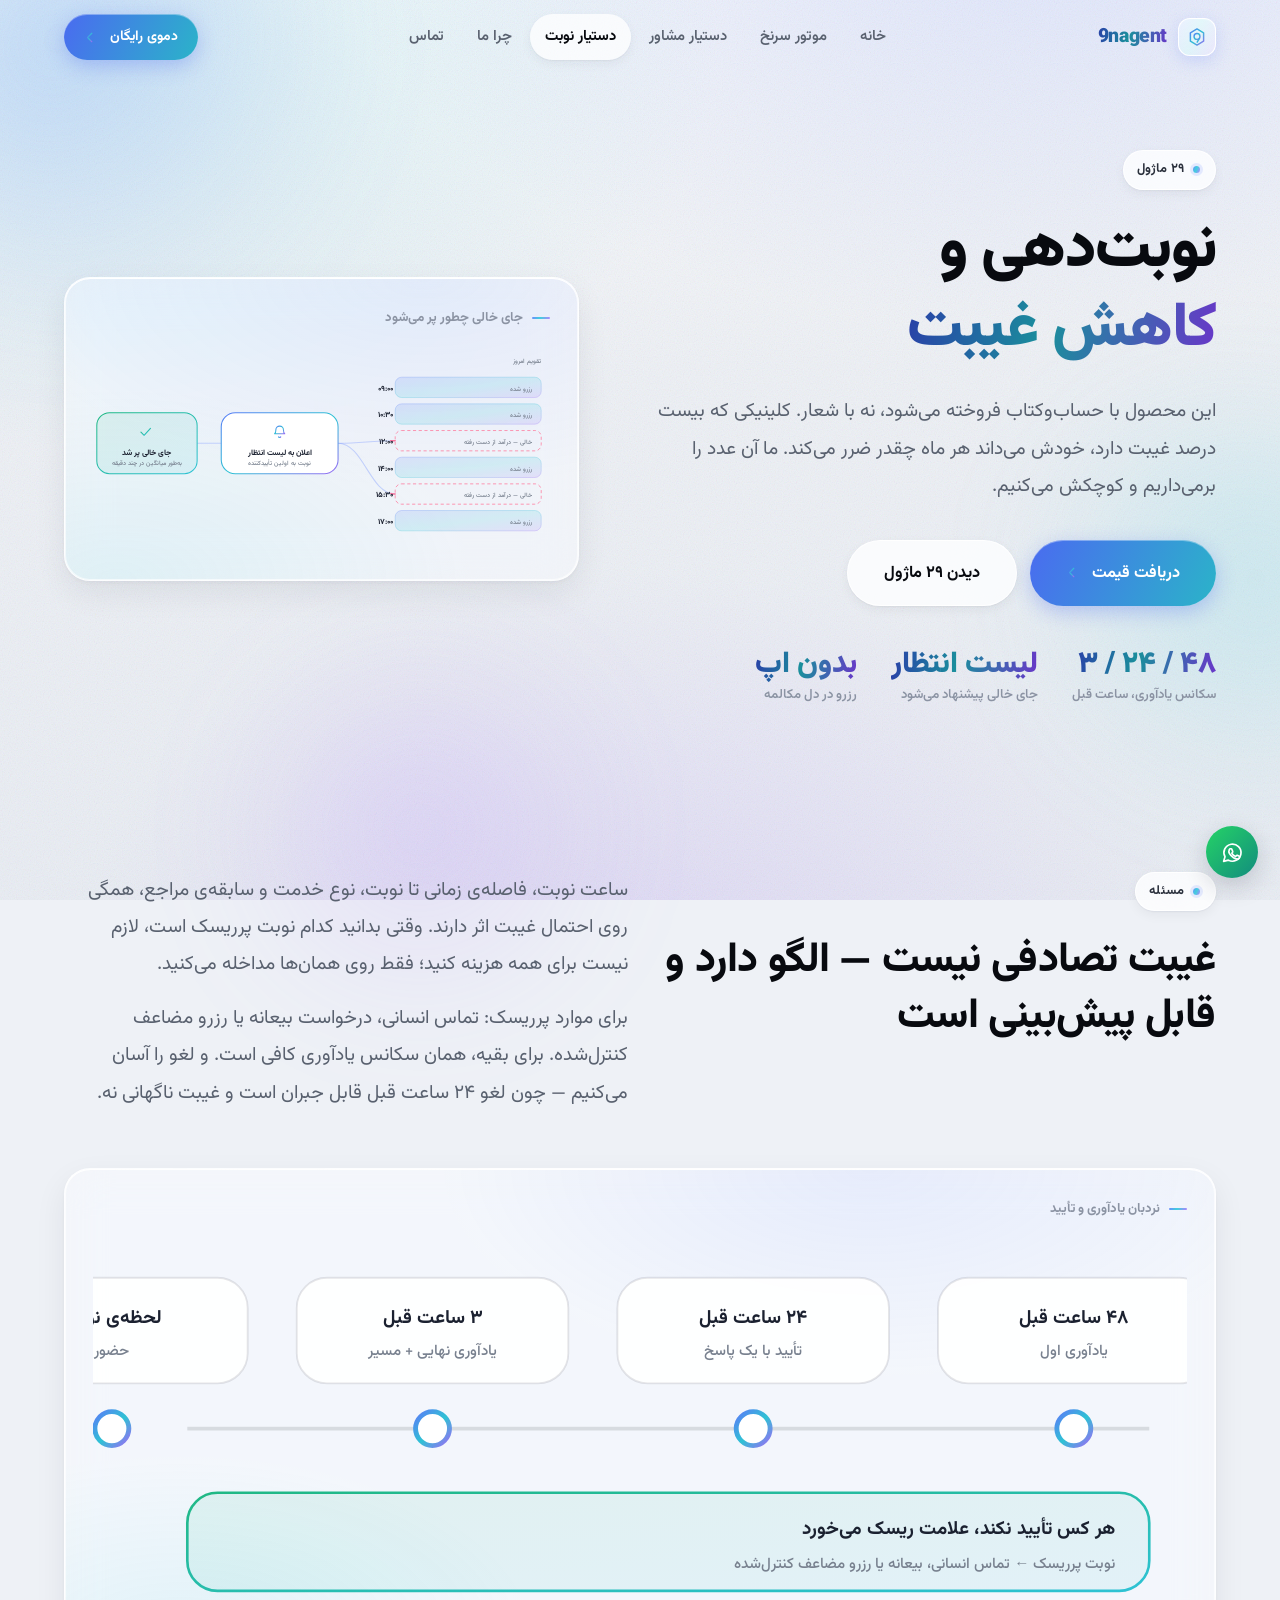
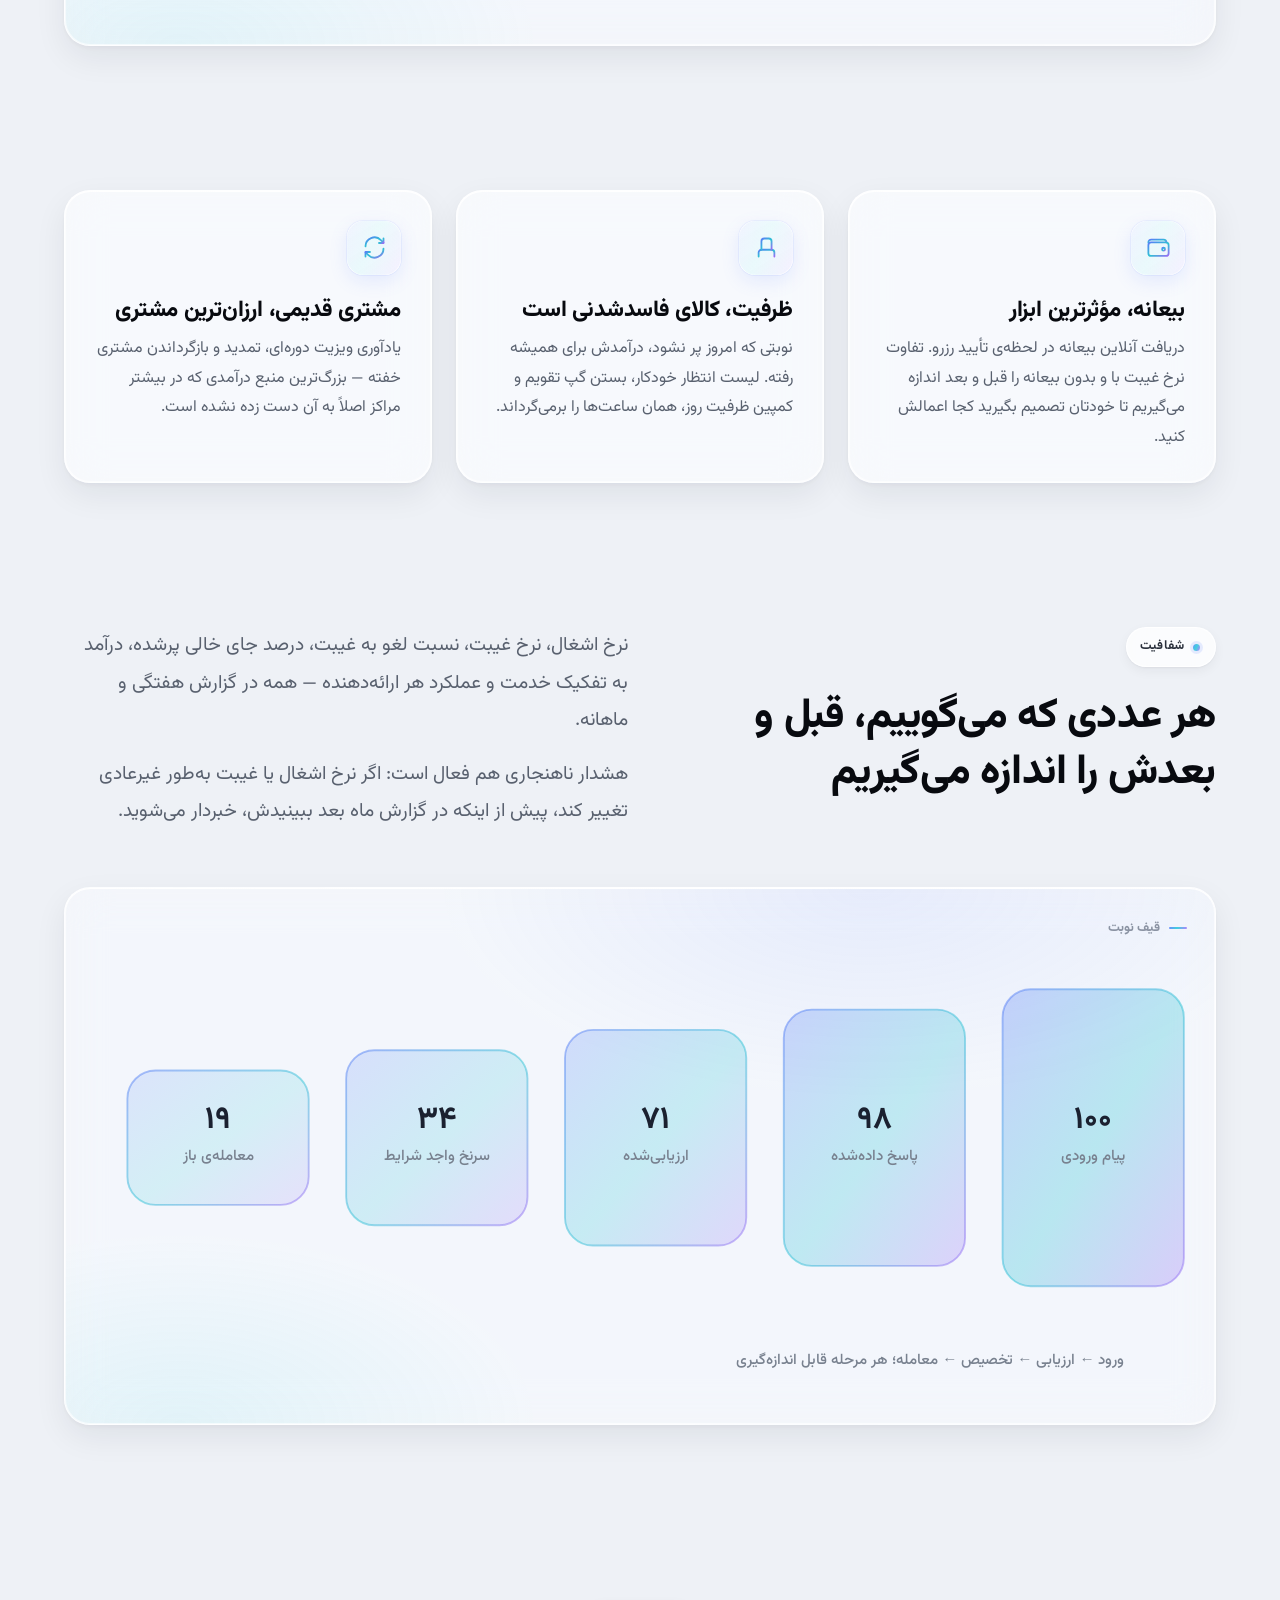
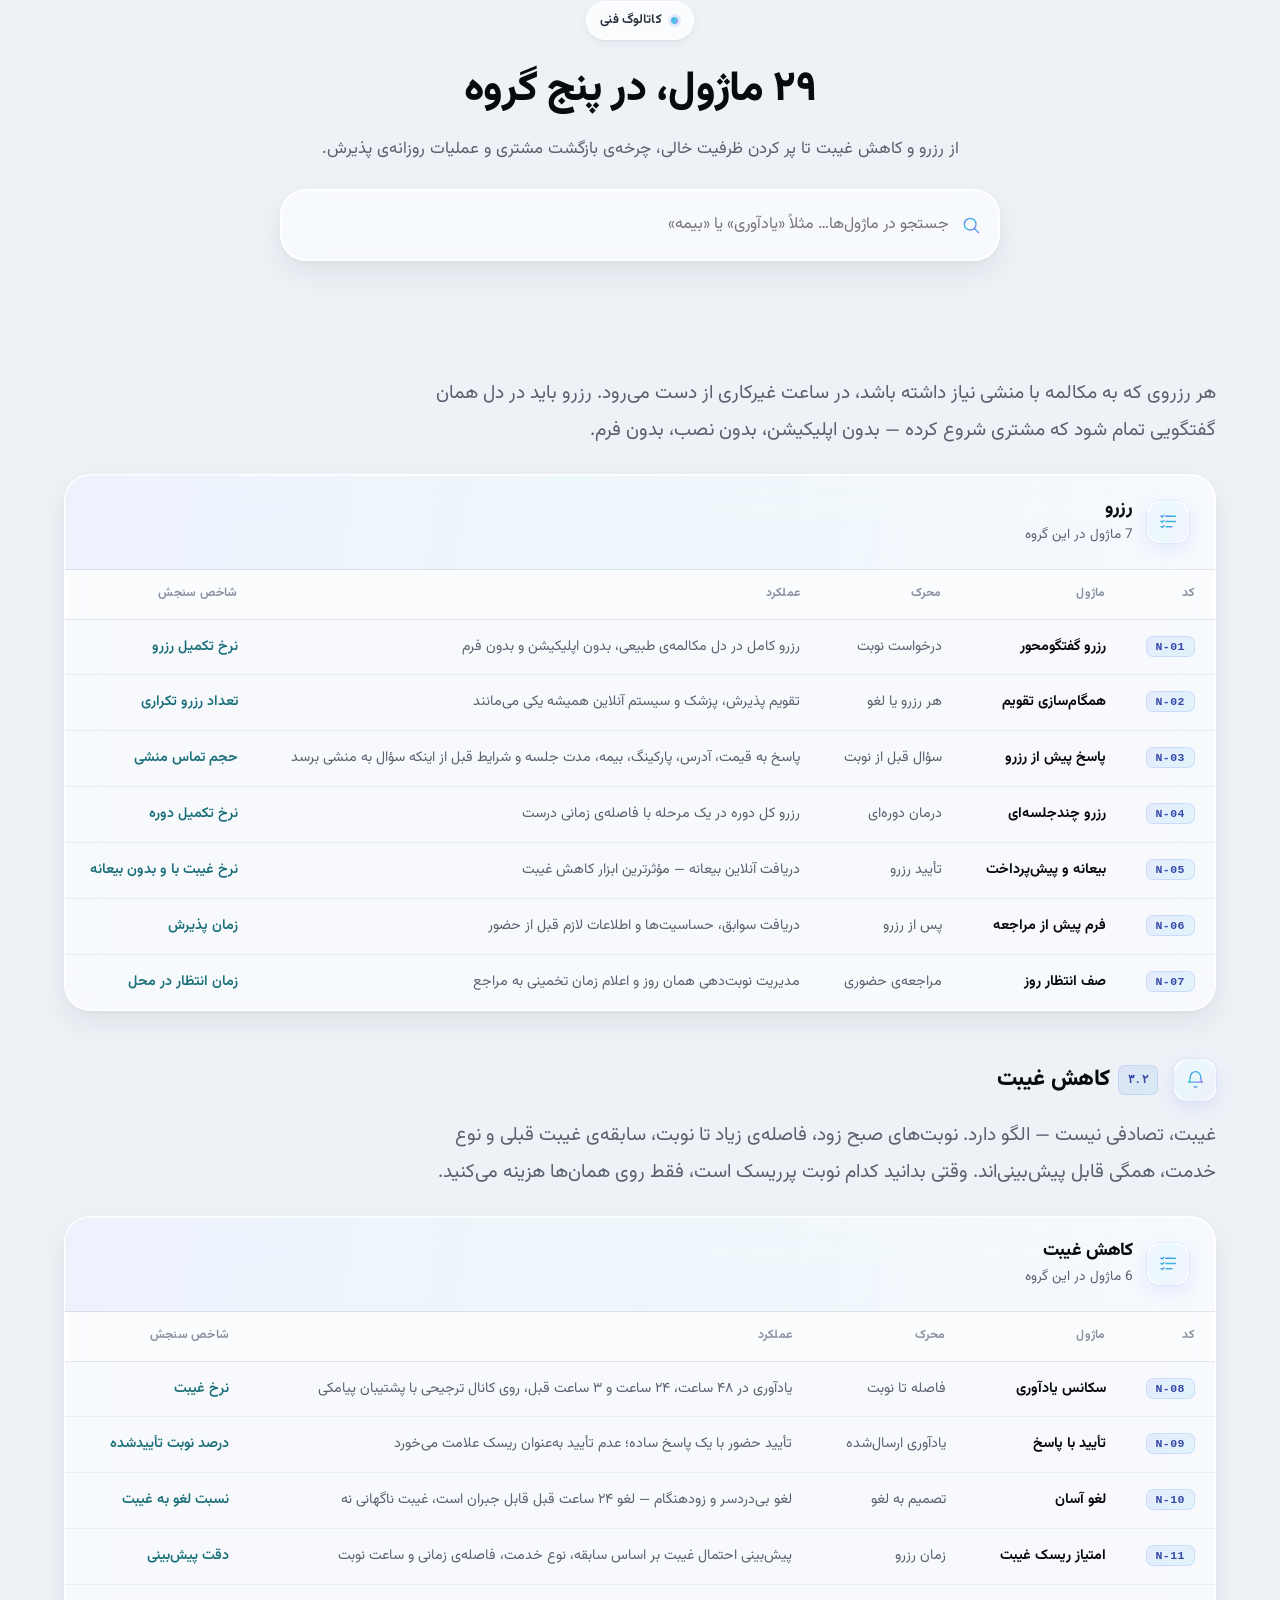
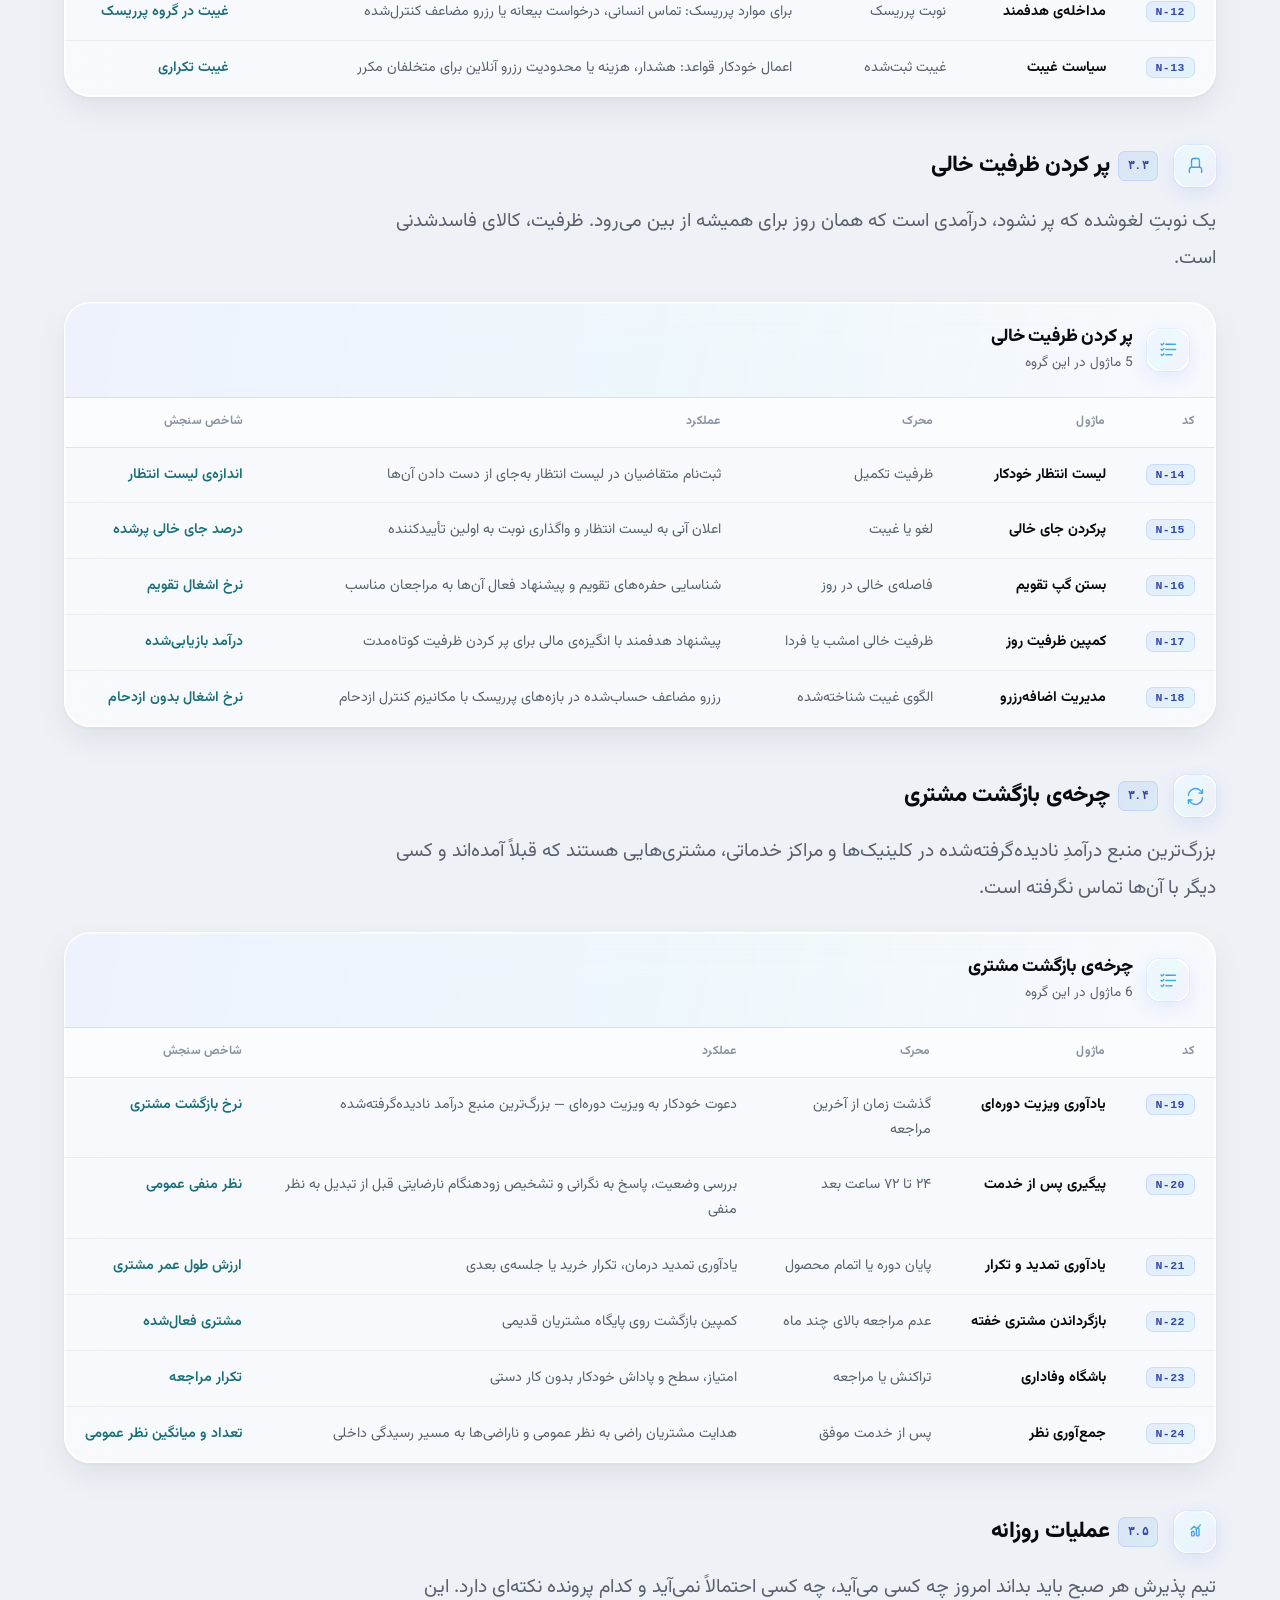
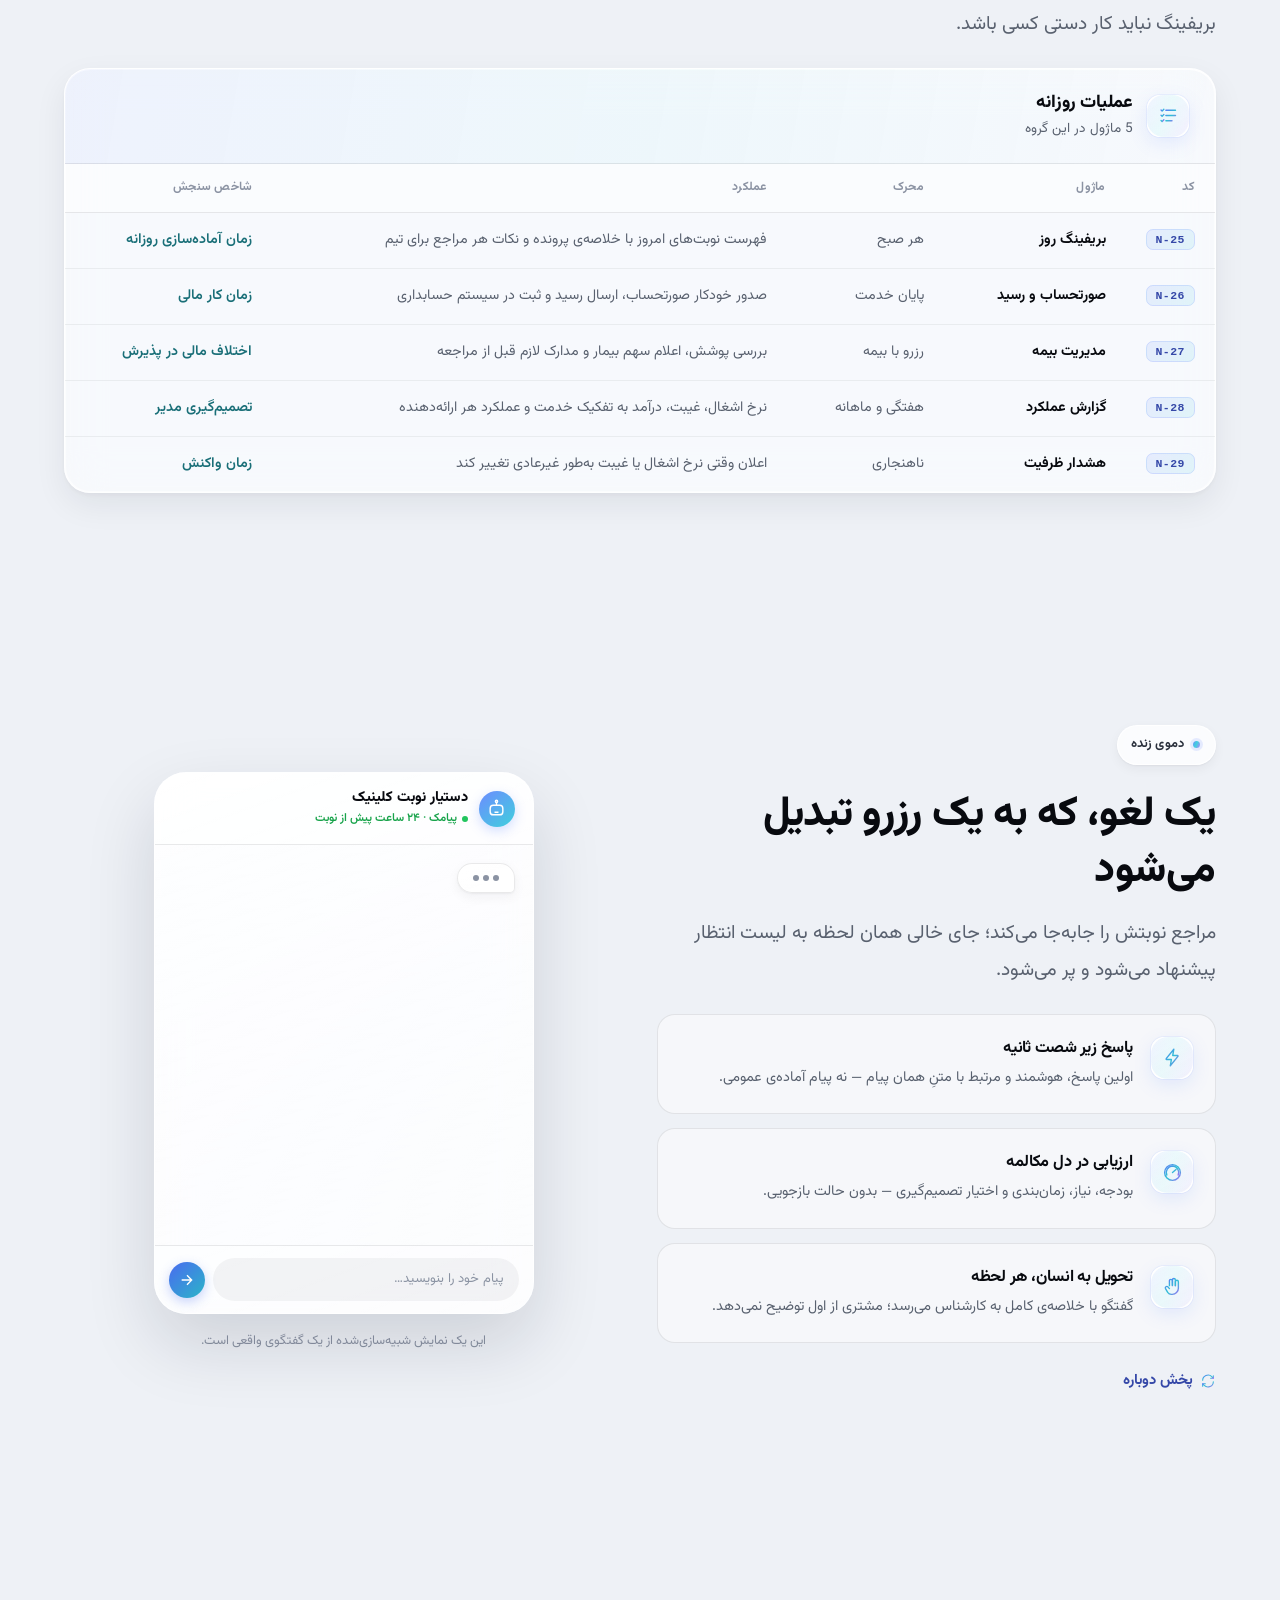
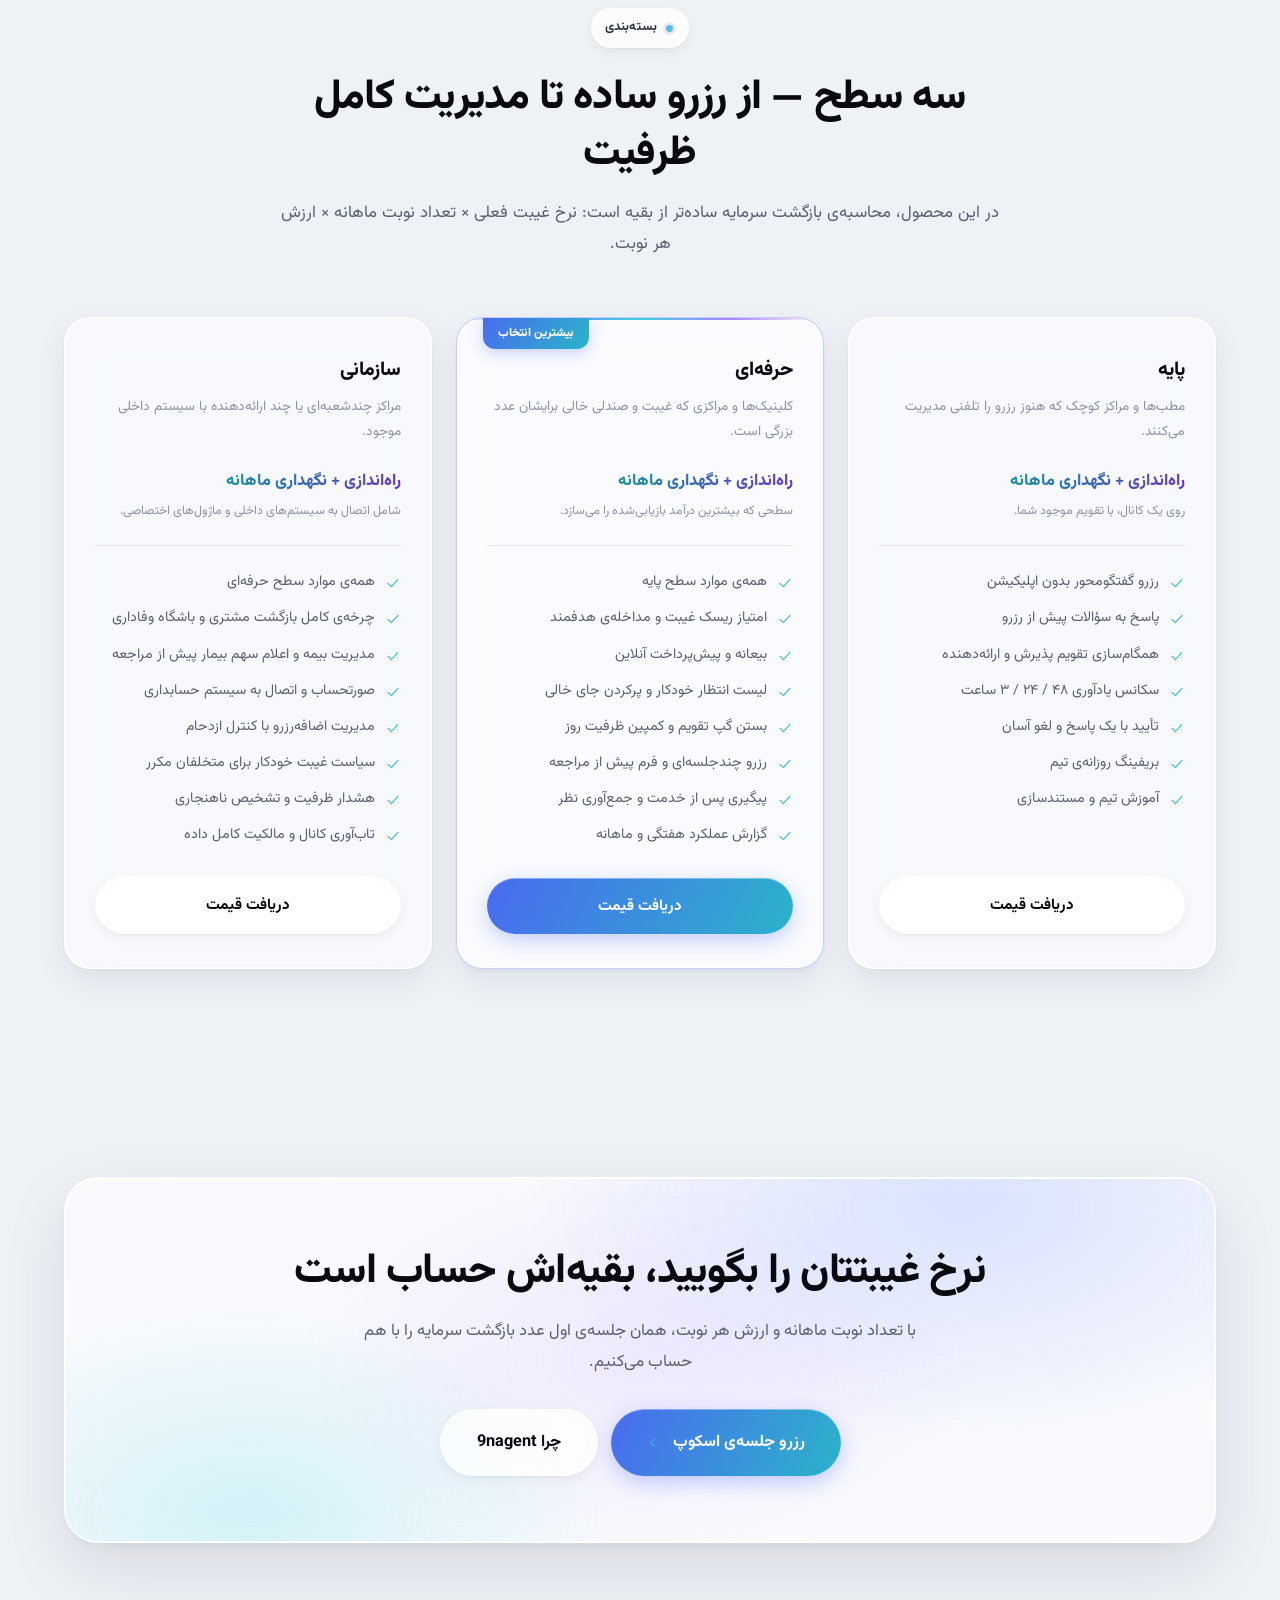
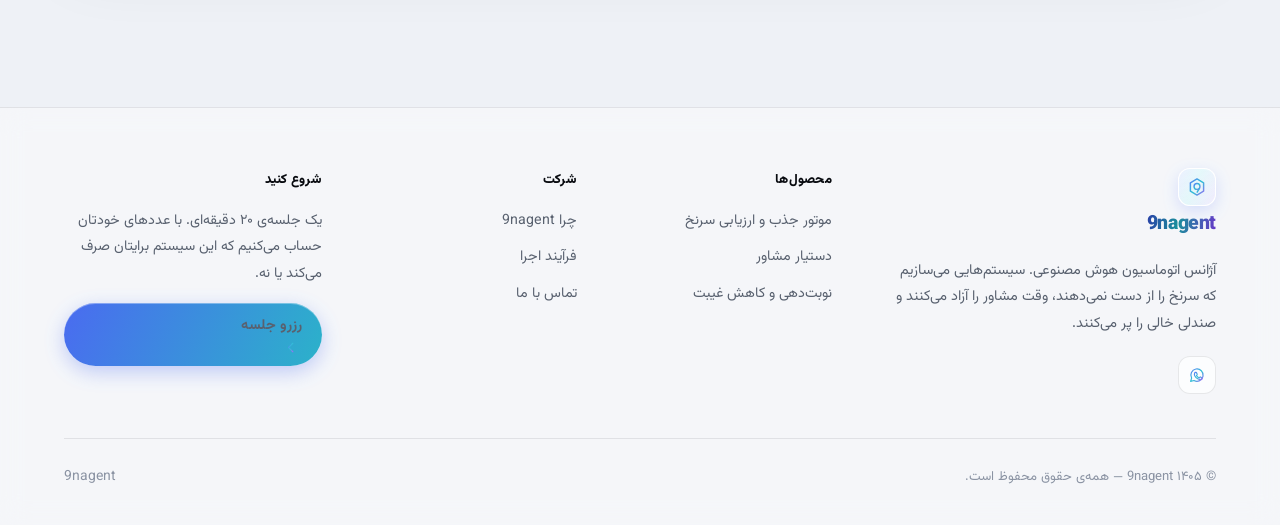
<file: booking-assistant.html>
<!DOCTYPE html>
<html lang="fa" dir="rtl">
<head>
<meta charset="utf-8">
<meta name="viewport" content="width=device-width, initial-scale=1">
<title>دستیار نوبت | 9nagent — نوبت‌دهی هوشمند و کاهش غیبت</title>
<meta name="description" content="رزرو گفتگومحور، سکانس یادآوری، امتیاز ریسک غیبت، لیست انتظار خودکار و چرخه‌ی بازگشت مشتری برای کلینیک، مطب، سالن و مراکز خدماتی — ۲۹ ماژول.">
<meta name="theme-color" content="#eef1f6">
<meta property="og:title" content="دستیار نوبت | 9nagent — نوبت‌دهی هوشمند و کاهش غیبت">
<meta property="og:description" content="رزرو گفتگومحور، سکانس یادآوری، امتیاز ریسک غیبت، لیست انتظار خودکار و چرخه‌ی بازگشت مشتری برای کلینیک، مطب، سالن و مراکز خدماتی — ۲۹ ماژول.">
<meta property="og:type" content="website">
<meta property="og:locale" content="fa_IR">
<link rel="preload" href="assets/fonts/Vazirmatn-var.woff2" as="font" type="font/woff2" crossorigin>
<link rel="stylesheet" href="assets/css/style.css">
<link rel="icon" href="data:image/svg+xml,%3Csvg xmlns='http://www.w3.org/2000/svg' viewBox='0 0 24 24'%3E%3Cdefs%3E%3ClinearGradient id='g' x1='0' y1='0' x2='1' y2='1'%3E%3Cstop offset='0%25' stop-color='%235b7cf7'/%3E%3Cstop offset='100%25' stop-color='%239a6cf5'/%3E%3C/linearGradient%3E%3C/defs%3E%3Cpath d='M12 3.2l7.2 4.2v9.2L12 20.8 4.8 16.6V7.4z' fill='none' stroke='url(%23g)' stroke-width='1.6'/%3E%3Ccircle cx='12' cy='11.4' r='3.2' fill='none' stroke='url(%23g)' stroke-width='1.6'/%3E%3C/svg%3E">

</head>
<body>
<div class="bg-field"></div>
<div class="orb orb-1"></div><div class="orb orb-2"></div><div class="orb orb-3"></div>

<svg width="0" height="0" style="position:absolute" aria-hidden="true">
  <defs>
    <linearGradient id="pg" x1="0" y1="0" x2="1" y2="1">
      <stop offset="0%" stop-color="#5b7cf7"/>
      <stop offset="52%" stop-color="#2ec2d4"/>
      <stop offset="100%" stop-color="#9a6cf5"/>
    </linearGradient>
    <linearGradient id="pgw" x1="0" y1="0" x2="1" y2="1">
      <stop offset="0%" stop-color="#ffa458"/>
      <stop offset="60%" stop-color="#ff6f95"/>
      <stop offset="100%" stop-color="#9a6cf5"/>
    </linearGradient>
    <linearGradient id="pgg" x1="0" y1="0" x2="1" y2="1">
      <stop offset="0%" stop-color="#20b884"/>
      <stop offset="100%" stop-color="#2ec2d4"/>
    </linearGradient>
    <linearGradient id="flow1" x1="0" y1="0" x2="1" y2="0">
      <stop offset="0%" stop-color="#5b7cf7"/><stop offset="100%" stop-color="#2ec2d4"/>
    </linearGradient>
    <linearGradient id="flow2" x1="0" y1="0" x2="1" y2="0">
      <stop offset="0%" stop-color="#2ec2d4"/><stop offset="100%" stop-color="#9a6cf5"/>
    </linearGradient>
    <linearGradient id="flow3" x1="0" y1="0" x2="1" y2="0">
      <stop offset="0%" stop-color="#9a6cf5"/><stop offset="100%" stop-color="#ff6f95"/>
    </linearGradient>
  </defs>
</svg>


<header class="nav">
  <div class="nav-inner">
    <a href="index.html" class="logo" aria-label="9nagent">
      <span class="logo-mark"><svg class="ico" viewBox="0 0 24 24" stroke="url(#pg)" aria-hidden="true"><path d="M12 3.2l7.2 4.2v9.2L12 20.8 4.8 16.6V7.4z"/><path d="M12 8.2a3.2 3.2 0 1 0 0 6.4 3.2 3.2 0 0 0 3.2-3.2c0-2.6-1.6-3.2-3.2-3.2z"/><path d="M14.6 13.4l-2.4 4.2"/></svg></span>
      <span class="logo-word">9nagent</span>
    </a>
    <nav class="nav-links"><a href="index.html">خانه</a><a href="lead-engine.html">موتور سرنخ</a><a href="advisor-assistant.html">دستیار مشاور</a><a href="booking-assistant.html" class="active">دستیار نوبت</a><a href="about.html">چرا ما</a><a href="contact.html">تماس</a></nav>
    <div class="nav-cta">
      <a href="contact.html" class="btn btn-primary btn-sm">دموی رایگان <svg class="ico arrow-r" viewBox="0 0 24 24" stroke="url(#pg)" aria-hidden="true"><path d="M19 12H5"/><path d="M11 6l-6 6 6 6"/></svg></a>
      <button class="nav-toggle" aria-label="منو"><svg class="ico" viewBox="0 0 24 24" stroke="url(#pg)" aria-hidden="true"><path d="M4 7h16M4 12h16M4 17h16"/></svg></button>
    </div>
  </div>
</header>
<div class="nav-mobile">
  <a href="index.html">خانه</a><a href="lead-engine.html">موتور سرنخ</a><a href="advisor-assistant.html">دستیار مشاور</a><a href="booking-assistant.html" class="active">دستیار نوبت</a><a href="about.html">چرا ما</a><a href="contact.html">تماس</a>
  <a href="contact.html" class="btn btn-primary btn-block">درخواست دموی رایگان</a>
</div>

<section class="hero">
  <div class="wrap">
    <div class="hero-grid">
      <div>
        <div class="eyebrow rv"><span class="dot"></span>۲۹ ماژول</div>
        <h1 class="rv rv-d1">نوبت‌دهی و<br><span class="gtext">کاهش غیبت</span></h1>
        <p class="lead rv rv-d2">این محصول با حساب‌وکتاب فروخته می‌شود، نه با شعار. کلینیکی که بیست درصد غیبت دارد، خودش می‌داند هر ماه چقدر ضرر می‌کند. ما آن عدد را برمی‌داریم و کوچکش می‌کنیم.</p>
        <div class="hero-actions rv rv-d3">
          <a href="contact.html" class="btn btn-primary btn-lg">دریافت قیمت <svg class="ico arrow-r" viewBox="0 0 24 24" stroke="url(#pg)" aria-hidden="true"><path d="M19 12H5"/><path d="M11 6l-6 6 6 6"/></svg></a>
          <a href="#catalog" class="btn btn-glass btn-lg">دیدن ۲۹ ماژول</a>
        </div>
        <div class="hero-stats rv rv-d4">
          <div class="hstat"><div class="n">۴۸ / ۲۴ / ۳</div><div class="l">سکانس یادآوری، ساعت قبل</div></div>
          <div class="hstat"><div class="n">لیست انتظار</div><div class="l">جای خالی پیشنهاد می‌شود</div></div>
          <div class="hstat"><div class="n">بدون اپ</div><div class="l">رزرو در دل مکالمه</div></div>
        </div>
      </div>
      <div class="rv rv-d2">
        <div class="fig"><div class="fig-cap">جای خالی چطور پر می‌شود</div><svg viewBox="-6 10 720 320" xmlns="http://www.w3.org/2000/svg" role="img" preserveAspectRatio="xMidYMid meet" style="font-size:12.41px"><text x="700" y="34" class="d-sub" text-anchor="start" direction="rtl">تقویم امروز</text><rect x="470" y="56" width="230" height="32" rx="10" fill="url(#pg)" opacity=".16"/><rect x="470" y="56" width="230" height="32" rx="10" fill="none" stroke="url(#pg)" stroke-width="1" opacity=".4"/><text x="686" y="77" class="d-sub" text-anchor="start" direction="rtl">رزرو شده</text><text x="466" y="77" class="d-label" text-anchor="end" direction="ltr">۰۹:۰۰</text><rect x="470" y="98" width="230" height="32" rx="10" fill="url(#pg)" opacity=".16"/><rect x="470" y="98" width="230" height="32" rx="10" fill="none" stroke="url(#pg)" stroke-width="1" opacity=".4"/><text x="686" y="119" class="d-sub" text-anchor="start" direction="rtl">رزرو شده</text><text x="466" y="119" class="d-label" text-anchor="end" direction="ltr">۱۰:۳۰</text><rect x="470" y="140" width="230" height="32" rx="10" fill="none" stroke="#ff6f95" stroke-width="1.4" stroke-dasharray="5 4" opacity=".8"/><text x="686" y="161" class="d-sub" text-anchor="start" direction="rtl" fill="#e0507c">خالی — درآمد از دست رفته</text><path d="M470 156 C 430 156, 420 160, 380 160" class="d-link"/><path d="M470 156 C 430 156, 420 160, 380 160" class="d-flow d-pulse" stroke="url(#flow3)" stroke-width="2.4" style="animation-delay:0.6s;animation-duration:3.4s"/><text x="466" y="161" class="d-label" text-anchor="end" direction="ltr">۱۲:۰۰</text><rect x="470" y="182" width="230" height="32" rx="10" fill="url(#pg)" opacity=".16"/><rect x="470" y="182" width="230" height="32" rx="10" fill="none" stroke="url(#pg)" stroke-width="1" opacity=".4"/><text x="686" y="203" class="d-sub" text-anchor="start" direction="rtl">رزرو شده</text><text x="466" y="203" class="d-label" text-anchor="end" direction="ltr">۱۴:۰۰</text><rect x="470" y="224" width="230" height="32" rx="10" fill="none" stroke="#ff6f95" stroke-width="1.4" stroke-dasharray="5 4" opacity=".8"/><text x="686" y="245" class="d-sub" text-anchor="start" direction="rtl" fill="#e0507c">خالی — درآمد از دست رفته</text><path d="M470 240 C 430 240, 420 160, 380 160" class="d-link"/><path d="M470 240 C 430 240, 420 160, 380 160" class="d-flow d-pulse" stroke="url(#flow3)" stroke-width="2.4" style="animation-delay:1.2s;animation-duration:3.4s"/><text x="466" y="245" class="d-label" text-anchor="end" direction="ltr">۱۵:۳۰</text><rect x="470" y="266" width="230" height="32" rx="10" fill="url(#pg)" opacity=".16"/><rect x="470" y="266" width="230" height="32" rx="10" fill="none" stroke="url(#pg)" stroke-width="1" opacity=".4"/><text x="686" y="287" class="d-sub" text-anchor="start" direction="rtl">رزرو شده</text><text x="466" y="287" class="d-label" text-anchor="end" direction="ltr">۱۷:۰۰</text><rect x="196" y="112" width="184" height="96" rx="22" fill="rgba(255,255,255,.96)" stroke="url(#pg)" stroke-width="1.7"/><g transform="translate(276,130) scale(1.0)" stroke="url(#pg)" fill="none" stroke-width="1.7" stroke-linecap="round" stroke-linejoin="round"><path d="M18 9a6 6 0 1 0-12 0c0 5-2 6-2 6h16s-2-1-2-6z"/><path d="M10.3 20a2 2 0 0 0 3.4 0"/></g><text x="288" y="178" class="d-label" text-anchor="middle" direction="rtl">اعلان به لیست انتظار</text><text x="288" y="194" class="d-sub" text-anchor="middle" direction="rtl">نوبت به اولین تأییدکننده</text><path d="M196 160 H 158" class="d-link"/><path d="M196 160 H 158" class="d-flow d-pulse" stroke="url(#flow2)" stroke-width="2.4" style="animation-delay:0.5s;animation-duration:3.4s"/><rect x="0" y="112" width="158" height="96" rx="20" fill="url(#pgg)" opacity=".10"/><rect x="0" y="112" width="158" height="96" rx="20" fill="none" stroke="url(#pgg)" stroke-width="1.6"/><g transform="translate(65,130) scale(1.0)" stroke="url(#pgg)" fill="none" stroke-width="1.7" stroke-linecap="round" stroke-linejoin="round"><path d="M4.5 12.5l5 5 10-11"/></g><text x="79" y="178" class="d-label" text-anchor="middle" direction="rtl">جای خالی پر شد</text><text x="79" y="194" class="d-sub" text-anchor="middle" direction="rtl">به‌طور میانگین در چند دقیقه</text></svg></div>
      </div>
    </div>
  </div>
</section>

<section class="sec-sm"><div class="wrap">
  
<div class="grid g-2 mb-40" style="align-items:start">
  <div class="rv">
    <div class="eyebrow"><span class="dot"></span>مسئله</div>
    <h2>غیبت تصادفی نیست — الگو دارد و قابل پیش‌بینی است</h2>
  </div>
  <div class="rv rv-d1"><p class="lead mb-16">ساعت نوبت، فاصله‌ی زمانی تا نوبت، نوع خدمت و سابقه‌ی مراجع، همگی روی احتمال غیبت اثر دارند. وقتی بدانید کدام نوبت پرریسک است، لازم نیست برای همه هزینه کنید؛ فقط روی همان‌ها مداخله می‌کنید.</p><p class="lead mb-16">برای موارد پرریسک: تماس انسانی، درخواست بیعانه یا رزرو مضاعف کنترل‌شده. برای بقیه، همان سکانس یادآوری کافی است. و لغو را آسان می‌کنیم — چون لغو ۲۴ ساعت قبل قابل جبران است و غیبت ناگهانی نه.</p></div>
</div>
<div class="fig rv rv-d2"><div class="fig-cap">نردبان یادآوری و تأیید</div><svg viewBox="100 110 580 200" xmlns="http://www.w3.org/2000/svg" role="img" preserveAspectRatio="xMidYMid meet" style="font-size:10.0px"><path d="M660 210 H 150" stroke="rgba(11,16,30,.12)" stroke-width="2"/><path d="M660 210 H 150" class="d-flow d-pulse" stroke="url(#flow1)" stroke-width="3" style="animation-delay:0s;animation-duration:4.2s"/><circle cx="620" cy="210" r="9" fill="#fff" stroke="url(#pg)" stroke-width="2.6" class="d-blip" style="animation-delay:0.0s"/><rect x="548" y="130" width="144" height="56" rx="16" class="d-node"/><text x="620" y="154" class="d-label" text-anchor="middle" direction="rtl">۴۸ ساعت قبل</text><text x="620" y="171" class="d-sub" text-anchor="middle" direction="rtl">یادآوری اول</text><circle cx="450" cy="210" r="9" fill="#fff" stroke="url(#pg)" stroke-width="2.6" class="d-blip" style="animation-delay:0.4s"/><rect x="378" y="130" width="144" height="56" rx="16" class="d-node"/><text x="450" y="154" class="d-label" text-anchor="middle" direction="rtl">۲۴ ساعت قبل</text><text x="450" y="171" class="d-sub" text-anchor="middle" direction="rtl">تأیید با یک پاسخ</text><circle cx="280" cy="210" r="9" fill="#fff" stroke="url(#pg)" stroke-width="2.6" class="d-blip" style="animation-delay:0.8s"/><rect x="208" y="130" width="144" height="56" rx="16" class="d-node"/><text x="280" y="154" class="d-label" text-anchor="middle" direction="rtl">۳ ساعت قبل</text><text x="280" y="171" class="d-sub" text-anchor="middle" direction="rtl">یادآوری نهایی + مسیر</text><circle cx="110" cy="210" r="9" fill="#fff" stroke="url(#pg)" stroke-width="2.6" class="d-blip" style="animation-delay:1.2000000000000002s"/><rect x="38" y="130" width="144" height="56" rx="16" class="d-node"/><text x="110" y="154" class="d-label" text-anchor="middle" direction="rtl">لحظه‌ی نوبت</text><text x="110" y="171" class="d-sub" text-anchor="middle" direction="rtl">حضور</text><rect x="150" y="244" width="510" height="52" rx="16" fill="url(#pgg)" opacity=".09"/><rect x="150" y="244" width="510" height="52" rx="16" fill="none" stroke="url(#pgg)" stroke-width="1.4"/><text x="642" y="266" class="d-label" text-anchor="start" direction="rtl">هر کس تأیید نکند، علامت ریسک می‌خورد</text><text x="642" y="284" class="d-sub" text-anchor="start" direction="rtl">نوبت پرریسک ← تماس انسانی، بیعانه یا رزرو مضاعف کنترل‌شده</text></svg></div>
</div></section>

<section class="sec-sm"><div class="wrap">
  <div class="grid g-3">
    <div class="card rv rv-d1"><div class="itile"><svg class="ico" viewBox="0 0 24 24" stroke="url(#pg)" aria-hidden="true"><path d="M3 7.5A2.5 2.5 0 0 1 5.5 5h11A2.5 2.5 0 0 1 19 7.5"/><rect x="3" y="7.5" width="18" height="12" rx="2.5"/><circle cx="16.5" cy="13.5" r="1.3"/></svg></div><h3 class="mb-8">بیعانه، مؤثرترین ابزار</h3>
      <p>دریافت آنلاین بیعانه در لحظه‌ی تأیید رزرو. تفاوت نرخ غیبت با و بدون بیعانه را قبل و بعد اندازه می‌گیریم تا خودتان تصمیم بگیرید کجا اعمالش کنید.</p></div>
    <div class="card rv rv-d2"><div class="itile"><svg class="ico" viewBox="0 0 24 24" stroke="url(#pg)" aria-hidden="true"><path d="M5 20v-3.5A2.5 2.5 0 0 1 7.5 14h9a2.5 2.5 0 0 1 2.5 2.5V20"/><path d="M7.5 14V6.5A2.5 2.5 0 0 1 10 4h4a2.5 2.5 0 0 1 2.5 2.5V14"/><path d="M4 20h16"/></svg></div><h3 class="mb-8">ظرفیت، کالای فاسدشدنی است</h3>
      <p>نوبتی که امروز پر نشود، درآمدش برای همیشه رفته. لیست انتظار خودکار، بستن گپ تقویم و کمپین ظرفیت روز، همان ساعت‌ها را برمی‌گرداند.</p></div>
    <div class="card rv rv-d3"><div class="itile"><svg class="ico" viewBox="0 0 24 24" stroke="url(#pg)" aria-hidden="true"><path d="M4 11a8 8 0 0 1 13.7-5.6L20 7.6"/><path d="M20 4v4h-4"/><path d="M20 13a8 8 0 0 1-13.7 5.6L4 16.4"/><path d="M4 20v-4h4"/></svg></div><h3 class="mb-8">مشتری قدیمی، ارزان‌ترین مشتری</h3>
      <p>یادآوری ویزیت دوره‌ای، تمدید و بازگرداندن مشتری خفته — بزرگ‌ترین منبع درآمدی که در بیشتر مراکز اصلاً به آن دست زده نشده است.</p></div>
  </div>
</div></section>

<section class="sec-sm"><div class="wrap">
  
<div class="grid g-2 mb-40" style="align-items:start">
  <div class="rv">
    <div class="eyebrow"><span class="dot"></span>شفافیت</div>
    <h2>هر عددی که می‌گوییم، قبل و بعدش را اندازه می‌گیریم</h2>
  </div>
  <div class="rv rv-d1"><p class="lead mb-16">نرخ اشغال، نرخ غیبت، نسبت لغو به غیبت، درصد جای خالی پرشده، درآمد به تفکیک خدمت و عملکرد هر ارائه‌دهنده — همه در گزارش هفتگی و ماهانه.</p><p class="lead mb-16">هشدار ناهنجاری هم فعال است: اگر نرخ اشغال یا غیبت به‌طور غیرعادی تغییر کند، پیش از اینکه در گزارش ماه بعد ببینیدش، خبردار می‌شوید.</p></div>
</div>
<div class="fig rv rv-d2"><div class="fig-cap">قیف نوبت</div><svg viewBox="0 40 700 280" xmlns="http://www.w3.org/2000/svg" role="img" preserveAspectRatio="xMidYMid meet" style="font-size:12.07px"><rect x="582" y="60" width="116" height="190" rx="18" fill="url(#pg)" opacity="0.30"/><rect x="582" y="60" width="116" height="190" rx="18" fill="none" stroke="url(#pg)" stroke-width="1.2" opacity=".5"/><text x="640" y="149.0" class="d-label" text-anchor="middle" style="font-size:20px" direction="ltr">۱۰۰</text><text x="640" y="169.0" class="d-sub" text-anchor="middle" direction="rtl">پیام ورودی</text><rect x="442" y="73" width="116" height="164" rx="18" fill="url(#pg)" opacity="0.27"/><rect x="442" y="73" width="116" height="164" rx="18" fill="none" stroke="url(#pg)" stroke-width="1.2" opacity=".5"/><text x="500" y="149.0" class="d-label" text-anchor="middle" style="font-size:20px" direction="ltr">۹۸</text><text x="500" y="169.0" class="d-sub" text-anchor="middle" direction="rtl">پاسخ داده‌شده</text><path d="M582 155.0 H 558" class="d-flow d-pulse" stroke="url(#flow1)" stroke-width="2.4" style="animation-delay:0.35s;animation-duration:3.4s"/><rect x="302" y="86" width="116" height="138" rx="18" fill="url(#pg)" opacity="0.23"/><rect x="302" y="86" width="116" height="138" rx="18" fill="none" stroke="url(#pg)" stroke-width="1.2" opacity=".5"/><text x="360" y="149.0" class="d-label" text-anchor="middle" style="font-size:20px" direction="ltr">۷۱</text><text x="360" y="169.0" class="d-sub" text-anchor="middle" direction="rtl">ارزیابی‌شده</text><path d="M442 155.0 H 418" class="d-flow d-pulse" stroke="url(#flow1)" stroke-width="2.4" style="animation-delay:0.7s;animation-duration:3.4s"/><rect x="162" y="99" width="116" height="112" rx="18" fill="url(#pg)" opacity="0.19"/><rect x="162" y="99" width="116" height="112" rx="18" fill="none" stroke="url(#pg)" stroke-width="1.2" opacity=".5"/><text x="220" y="149.0" class="d-label" text-anchor="middle" style="font-size:20px" direction="ltr">۳۴</text><text x="220" y="169.0" class="d-sub" text-anchor="middle" direction="rtl">سرنخ واجد شرایط</text><path d="M302 155.0 H 278" class="d-flow d-pulse" stroke="url(#flow1)" stroke-width="2.4" style="animation-delay:1.0499999999999998s;animation-duration:3.4s"/><rect x="22" y="112" width="116" height="86" rx="18" fill="url(#pg)" opacity="0.16"/><rect x="22" y="112" width="116" height="86" rx="18" fill="none" stroke="url(#pg)" stroke-width="1.2" opacity=".5"/><text x="80" y="149.0" class="d-label" text-anchor="middle" style="font-size:20px" direction="ltr">۱۹</text><text x="80" y="169.0" class="d-sub" text-anchor="middle" direction="rtl">معامله‌ی باز</text><path d="M162 155.0 H 138" class="d-flow d-pulse" stroke="url(#flow1)" stroke-width="2.4" style="animation-delay:1.4s;animation-duration:3.4s"/><text x="660" y="300" class="d-sub" text-anchor="start" direction="rtl">ورود ← ارزیابی ← تخصیص ← معامله؛ هر مرحله قابل اندازه‌گیری</text></svg></div>
</div></section>

<section class="sec" id="catalog"><div class="wrap">
  <div class="sec-head center rv">
    <div class="eyebrow"><span class="dot"></span>کاتالوگ فنی</div>
    <h2>۲۹ ماژول، در پنج گروه</h2>
    <p>از رزرو و کاهش غیبت تا پر کردن ظرفیت خالی، چرخه‌ی بازگشت مشتری و عملیات روزانه‌ی پذیرش.</p>
    <div class="glass glass-pad mt-24" style="padding:14px 18px;display:flex;align-items:center;gap:12px">
      <svg class="ico" viewBox="0 0 24 24" stroke="url(#pg)" aria-hidden="true"><circle cx="11" cy="11" r="7"/><path d="M16.5 16.5L21 21"/></svg>
      <input data-mod-search type="search" placeholder="جستجو در ماژول‌ها… مثلاً «یادآوری» یا «بیمه»"
        style="flex:1;border:none;background:none;outline:none;font:inherit;color:var(--ink);padding:6px 0">
    </div>
  </div>
  
    <div class="flex aic gap-16 mb-16 rv" style="margin-top:48px">
      <div class="itile itile-sm" style="margin-bottom:0"><svg class="ico" viewBox="0 0 24 24" stroke="url(#pg)" aria-hidden="true"><rect x="3" y="5" width="18" height="16" rx="3"/><path d="M3 10h18M8 3v4M16 3v4"/><path d="M8 14h3v3H8z"/></svg></div>
      <div>
        <div class="flex aic gap-8"><span class="chip-code">۳.۱</span><h3 style="margin:0">رزرو</h3></div>
      </div>
    </div>
    <p class="lead mb-24 rv" style="max-width:820px">هر رزروی که به مکالمه با منشی نیاز داشته باشد، در ساعت غیرکاری از دست می‌رود. رزرو باید در دل همان گفتگویی تمام شود که مشتری شروع کرده — بدون اپلیکیشن، بدون نصب، بدون فرم.</p>
    
<div class="tbl-wrap rv mb-24">
  <div class="tbl-head">
    <div class="itile itile-sm"><svg class="ico" viewBox="0 0 24 24" stroke="url(#pg)" aria-hidden="true"><path d="M9 6h11M9 12h11M9 18h7"/><path d="M3.5 5.8l1.2 1.2 2-2.2M3.5 11.8l1.2 1.2 2-2.2M3.5 17.8l1.2 1.2 2-2.2"/></svg></div>
    <div><h3>رزرو</h3><p>7 ماژول در این گروه</p></div>
  </div>
  <div class="tbl-scroll">
    <table class="mods">
      <thead><tr><th>کد</th><th>ماژول</th><th>محرک</th><th>عملکرد</th><th>شاخص سنجش</th></tr></thead>
      <tbody><tr><td class="m-code"><span class="chip-code">N-01</span></td><td class="m-name">رزرو گفتگومحور</td><td>درخواست نوبت</td><td>رزرو کامل در دل مکالمه‌ی طبیعی، بدون اپلیکیشن و بدون فرم</td><td class="m-kpi">نرخ تکمیل رزرو</td></tr><tr><td class="m-code"><span class="chip-code">N-02</span></td><td class="m-name">همگام‌سازی تقویم</td><td>هر رزرو یا لغو</td><td>تقویم پذیرش، پزشک و سیستم آنلاین همیشه یکی می‌مانند</td><td class="m-kpi">تعداد رزرو تکراری</td></tr><tr><td class="m-code"><span class="chip-code">N-03</span></td><td class="m-name">پاسخ پیش از رزرو</td><td>سؤال قبل از نوبت</td><td>پاسخ به قیمت، آدرس، پارکینگ، بیمه، مدت جلسه و شرایط قبل از اینکه سؤال به منشی برسد</td><td class="m-kpi">حجم تماس منشی</td></tr><tr><td class="m-code"><span class="chip-code">N-04</span></td><td class="m-name">رزرو چندجلسه‌ای</td><td>درمان دوره‌ای</td><td>رزرو کل دوره در یک مرحله با فاصله‌ی زمانی درست</td><td class="m-kpi">نرخ تکمیل دوره</td></tr><tr><td class="m-code"><span class="chip-code">N-05</span></td><td class="m-name">بیعانه و پیش‌پرداخت</td><td>تأیید رزرو</td><td>دریافت آنلاین بیعانه — مؤثرترین ابزار کاهش غیبت</td><td class="m-kpi">نرخ غیبت با و بدون بیعانه</td></tr><tr><td class="m-code"><span class="chip-code">N-06</span></td><td class="m-name">فرم پیش از مراجعه</td><td>پس از رزرو</td><td>دریافت سوابق، حساسیت‌ها و اطلاعات لازم قبل از حضور</td><td class="m-kpi">زمان پذیرش</td></tr><tr><td class="m-code"><span class="chip-code">N-07</span></td><td class="m-name">صف انتظار روز</td><td>مراجعه‌ی حضوری</td><td>مدیریت نوبت‌دهی همان روز و اعلام زمان تخمینی به مراجع</td><td class="m-kpi">زمان انتظار در محل</td></tr></tbody>
    </table>
  </div>
</div>

    <div class="flex aic gap-16 mb-16 rv" style="margin-top:48px">
      <div class="itile itile-sm" style="margin-bottom:0"><svg class="ico" viewBox="0 0 24 24" stroke="url(#pg)" aria-hidden="true"><path d="M18 9a6 6 0 1 0-12 0c0 5-2 6-2 6h16s-2-1-2-6z"/><path d="M10.3 20a2 2 0 0 0 3.4 0"/></svg></div>
      <div>
        <div class="flex aic gap-8"><span class="chip-code">۳.۲</span><h3 style="margin:0">کاهش غیبت</h3></div>
      </div>
    </div>
    <p class="lead mb-24 rv" style="max-width:820px">غیبت، تصادفی نیست — الگو دارد. نوبت‌های صبح زود، فاصله‌ی زیاد تا نوبت، سابقه‌ی غیبت قبلی و نوع خدمت، همگی قابل پیش‌بینی‌اند. وقتی بدانید کدام نوبت پرریسک است، فقط روی همان‌ها هزینه می‌کنید.</p>
    
<div class="tbl-wrap rv mb-24">
  <div class="tbl-head">
    <div class="itile itile-sm"><svg class="ico" viewBox="0 0 24 24" stroke="url(#pg)" aria-hidden="true"><path d="M9 6h11M9 12h11M9 18h7"/><path d="M3.5 5.8l1.2 1.2 2-2.2M3.5 11.8l1.2 1.2 2-2.2M3.5 17.8l1.2 1.2 2-2.2"/></svg></div>
    <div><h3>کاهش غیبت</h3><p>6 ماژول در این گروه</p></div>
  </div>
  <div class="tbl-scroll">
    <table class="mods">
      <thead><tr><th>کد</th><th>ماژول</th><th>محرک</th><th>عملکرد</th><th>شاخص سنجش</th></tr></thead>
      <tbody><tr><td class="m-code"><span class="chip-code">N-08</span></td><td class="m-name">سکانس یادآوری</td><td>فاصله تا نوبت</td><td>یادآوری در ۴۸ ساعت، ۲۴ ساعت و ۳ ساعت قبل، روی کانال ترجیحی با پشتیبان پیامکی</td><td class="m-kpi">نرخ غیبت</td></tr><tr><td class="m-code"><span class="chip-code">N-09</span></td><td class="m-name">تأیید با پاسخ</td><td>یادآوری ارسال‌شده</td><td>تأیید حضور با یک پاسخ ساده؛ عدم تأیید به‌عنوان ریسک علامت می‌خورد</td><td class="m-kpi">درصد نوبت تأییدشده</td></tr><tr><td class="m-code"><span class="chip-code">N-10</span></td><td class="m-name">لغو آسان</td><td>تصمیم به لغو</td><td>لغو بی‌دردسر و زودهنگام — لغو ۲۴ ساعت قبل قابل جبران است، غیبت ناگهانی نه</td><td class="m-kpi">نسبت لغو به غیبت</td></tr><tr><td class="m-code"><span class="chip-code">N-11</span></td><td class="m-name">امتیاز ریسک غیبت</td><td>زمان رزرو</td><td>پیش‌بینی احتمال غیبت بر اساس سابقه، نوع خدمت، فاصله‌ی زمانی و ساعت نوبت</td><td class="m-kpi">دقت پیش‌بینی</td></tr><tr><td class="m-code"><span class="chip-code">N-12</span></td><td class="m-name">مداخله‌ی هدفمند</td><td>نوبت پرریسک</td><td>برای موارد پرریسک: تماس انسانی، درخواست بیعانه یا رزرو مضاعف کنترل‌شده</td><td class="m-kpi">غیبت در گروه پرریسک</td></tr><tr><td class="m-code"><span class="chip-code">N-13</span></td><td class="m-name">سیاست غیبت</td><td>غیبت ثبت‌شده</td><td>اعمال خودکار قواعد: هشدار، هزینه یا محدودیت رزرو آنلاین برای متخلفان مکرر</td><td class="m-kpi">غیبت تکراری</td></tr></tbody>
    </table>
  </div>
</div>

    <div class="flex aic gap-16 mb-16 rv" style="margin-top:48px">
      <div class="itile itile-sm" style="margin-bottom:0"><svg class="ico" viewBox="0 0 24 24" stroke="url(#pg)" aria-hidden="true"><path d="M5 20v-3.5A2.5 2.5 0 0 1 7.5 14h9a2.5 2.5 0 0 1 2.5 2.5V20"/><path d="M7.5 14V6.5A2.5 2.5 0 0 1 10 4h4a2.5 2.5 0 0 1 2.5 2.5V14"/><path d="M4 20h16"/></svg></div>
      <div>
        <div class="flex aic gap-8"><span class="chip-code">۳.۳</span><h3 style="margin:0">پر کردن ظرفیت خالی</h3></div>
      </div>
    </div>
    <p class="lead mb-24 rv" style="max-width:820px">یک نوبتِ لغوشده که پر نشود، درآمدی است که همان روز برای همیشه از بین می‌رود. ظرفیت، کالای فاسدشدنی است.</p>
    
<div class="tbl-wrap rv mb-24">
  <div class="tbl-head">
    <div class="itile itile-sm"><svg class="ico" viewBox="0 0 24 24" stroke="url(#pg)" aria-hidden="true"><path d="M9 6h11M9 12h11M9 18h7"/><path d="M3.5 5.8l1.2 1.2 2-2.2M3.5 11.8l1.2 1.2 2-2.2M3.5 17.8l1.2 1.2 2-2.2"/></svg></div>
    <div><h3>پر کردن ظرفیت خالی</h3><p>5 ماژول در این گروه</p></div>
  </div>
  <div class="tbl-scroll">
    <table class="mods">
      <thead><tr><th>کد</th><th>ماژول</th><th>محرک</th><th>عملکرد</th><th>شاخص سنجش</th></tr></thead>
      <tbody><tr><td class="m-code"><span class="chip-code">N-14</span></td><td class="m-name">لیست انتظار خودکار</td><td>ظرفیت تکمیل</td><td>ثبت‌نام متقاضیان در لیست انتظار به‌جای از دست دادن آن‌ها</td><td class="m-kpi">اندازه‌ی لیست انتظار</td></tr><tr><td class="m-code"><span class="chip-code">N-15</span></td><td class="m-name">پرکردن جای خالی</td><td>لغو یا غیبت</td><td>اعلان آنی به لیست انتظار و واگذاری نوبت به اولین تأییدکننده</td><td class="m-kpi">درصد جای خالی پرشده</td></tr><tr><td class="m-code"><span class="chip-code">N-16</span></td><td class="m-name">بستن گپ تقویم</td><td>فاصله‌ی خالی در روز</td><td>شناسایی حفره‌های تقویم و پیشنهاد فعال آن‌ها به مراجعان مناسب</td><td class="m-kpi">نرخ اشغال تقویم</td></tr><tr><td class="m-code"><span class="chip-code">N-17</span></td><td class="m-name">کمپین ظرفیت روز</td><td>ظرفیت خالی امشب یا فردا</td><td>پیشنهاد هدفمند با انگیزه‌ی مالی برای پر کردن ظرفیت کوتاه‌مدت</td><td class="m-kpi">درآمد بازیابی‌شده</td></tr><tr><td class="m-code"><span class="chip-code">N-18</span></td><td class="m-name">مدیریت اضافه‌رزرو</td><td>الگوی غیبت شناخته‌شده</td><td>رزرو مضاعف حساب‌شده در بازه‌های پرریسک با مکانیزم کنترل ازدحام</td><td class="m-kpi">نرخ اشغال بدون ازدحام</td></tr></tbody>
    </table>
  </div>
</div>

    <div class="flex aic gap-16 mb-16 rv" style="margin-top:48px">
      <div class="itile itile-sm" style="margin-bottom:0"><svg class="ico" viewBox="0 0 24 24" stroke="url(#pg)" aria-hidden="true"><path d="M4 11a8 8 0 0 1 13.7-5.6L20 7.6"/><path d="M20 4v4h-4"/><path d="M20 13a8 8 0 0 1-13.7 5.6L4 16.4"/><path d="M4 20v-4h4"/></svg></div>
      <div>
        <div class="flex aic gap-8"><span class="chip-code">۳.۴</span><h3 style="margin:0">چرخه‌ی بازگشت مشتری</h3></div>
      </div>
    </div>
    <p class="lead mb-24 rv" style="max-width:820px">بزرگ‌ترین منبع درآمدِ نادیده‌گرفته‌شده در کلینیک‌ها و مراکز خدماتی، مشتری‌هایی هستند که قبلاً آمده‌اند و کسی دیگر با آن‌ها تماس نگرفته است.</p>
    
<div class="tbl-wrap rv mb-24">
  <div class="tbl-head">
    <div class="itile itile-sm"><svg class="ico" viewBox="0 0 24 24" stroke="url(#pg)" aria-hidden="true"><path d="M9 6h11M9 12h11M9 18h7"/><path d="M3.5 5.8l1.2 1.2 2-2.2M3.5 11.8l1.2 1.2 2-2.2M3.5 17.8l1.2 1.2 2-2.2"/></svg></div>
    <div><h3>چرخه‌ی بازگشت مشتری</h3><p>6 ماژول در این گروه</p></div>
  </div>
  <div class="tbl-scroll">
    <table class="mods">
      <thead><tr><th>کد</th><th>ماژول</th><th>محرک</th><th>عملکرد</th><th>شاخص سنجش</th></tr></thead>
      <tbody><tr><td class="m-code"><span class="chip-code">N-19</span></td><td class="m-name">یادآوری ویزیت دوره‌ای</td><td>گذشت زمان از آخرین مراجعه</td><td>دعوت خودکار به ویزیت دوره‌ای — بزرگ‌ترین منبع درآمد نادیده‌گرفته‌شده</td><td class="m-kpi">نرخ بازگشت مشتری</td></tr><tr><td class="m-code"><span class="chip-code">N-20</span></td><td class="m-name">پیگیری پس از خدمت</td><td>۲۴ تا ۷۲ ساعت بعد</td><td>بررسی وضعیت، پاسخ به نگرانی و تشخیص زودهنگام نارضایتی قبل از تبدیل به نظر منفی</td><td class="m-kpi">نظر منفی عمومی</td></tr><tr><td class="m-code"><span class="chip-code">N-21</span></td><td class="m-name">یادآوری تمدید و تکرار</td><td>پایان دوره یا اتمام محصول</td><td>یادآوری تمدید درمان، تکرار خرید یا جلسه‌ی بعدی</td><td class="m-kpi">ارزش طول عمر مشتری</td></tr><tr><td class="m-code"><span class="chip-code">N-22</span></td><td class="m-name">بازگرداندن مشتری خفته</td><td>عدم مراجعه بالای چند ماه</td><td>کمپین بازگشت روی پایگاه مشتریان قدیمی</td><td class="m-kpi">مشتری فعال‌شده</td></tr><tr><td class="m-code"><span class="chip-code">N-23</span></td><td class="m-name">باشگاه وفاداری</td><td>تراکنش یا مراجعه</td><td>امتیاز، سطح و پاداش خودکار بدون کار دستی</td><td class="m-kpi">تکرار مراجعه</td></tr><tr><td class="m-code"><span class="chip-code">N-24</span></td><td class="m-name">جمع‌آوری نظر</td><td>پس از خدمت موفق</td><td>هدایت مشتریان راضی به نظر عمومی و ناراضی‌ها به مسیر رسیدگی داخلی</td><td class="m-kpi">تعداد و میانگین نظر عمومی</td></tr></tbody>
    </table>
  </div>
</div>

    <div class="flex aic gap-16 mb-16 rv" style="margin-top:48px">
      <div class="itile itile-sm" style="margin-bottom:0"><svg class="ico" viewBox="0 0 24 24" stroke="url(#pg)" aria-hidden="true"><path d="M4 20V4"/><path d="M4 20h16"/><rect x="7.5" y="12" width="3" height="5" rx="1"/><rect x="13" y="8" width="3" height="9" rx="1"/><rect x="18" y="5" width="0" height="0"/><path d="M7 9.5l3.5-3.5 3 3 4-4.5"/></svg></div>
      <div>
        <div class="flex aic gap-8"><span class="chip-code">۳.۵</span><h3 style="margin:0">عملیات روزانه</h3></div>
      </div>
    </div>
    <p class="lead mb-24 rv" style="max-width:820px">تیم پذیرش هر صبح باید بداند امروز چه کسی می‌آید، چه کسی احتمالاً نمی‌آید و کدام پرونده نکته‌ای دارد. این بریفینگ نباید کار دستی کسی باشد.</p>
    
<div class="tbl-wrap rv mb-24">
  <div class="tbl-head">
    <div class="itile itile-sm"><svg class="ico" viewBox="0 0 24 24" stroke="url(#pg)" aria-hidden="true"><path d="M9 6h11M9 12h11M9 18h7"/><path d="M3.5 5.8l1.2 1.2 2-2.2M3.5 11.8l1.2 1.2 2-2.2M3.5 17.8l1.2 1.2 2-2.2"/></svg></div>
    <div><h3>عملیات روزانه</h3><p>5 ماژول در این گروه</p></div>
  </div>
  <div class="tbl-scroll">
    <table class="mods">
      <thead><tr><th>کد</th><th>ماژول</th><th>محرک</th><th>عملکرد</th><th>شاخص سنجش</th></tr></thead>
      <tbody><tr><td class="m-code"><span class="chip-code">N-25</span></td><td class="m-name">بریفینگ روز</td><td>هر صبح</td><td>فهرست نوبت‌های امروز با خلاصه‌ی پرونده و نکات هر مراجع برای تیم</td><td class="m-kpi">زمان آماده‌سازی روزانه</td></tr><tr><td class="m-code"><span class="chip-code">N-26</span></td><td class="m-name">صورتحساب و رسید</td><td>پایان خدمت</td><td>صدور خودکار صورتحساب، ارسال رسید و ثبت در سیستم حسابداری</td><td class="m-kpi">زمان کار مالی</td></tr><tr><td class="m-code"><span class="chip-code">N-27</span></td><td class="m-name">مدیریت بیمه</td><td>رزرو با بیمه</td><td>بررسی پوشش، اعلام سهم بیمار و مدارک لازم قبل از مراجعه</td><td class="m-kpi">اختلاف مالی در پذیرش</td></tr><tr><td class="m-code"><span class="chip-code">N-28</span></td><td class="m-name">گزارش عملکرد</td><td>هفتگی و ماهانه</td><td>نرخ اشغال، غیبت، درآمد به تفکیک خدمت و عملکرد هر ارائه‌دهنده</td><td class="m-kpi">تصمیم‌گیری مدیر</td></tr><tr><td class="m-code"><span class="chip-code">N-29</span></td><td class="m-name">هشدار ظرفیت</td><td>ناهنجاری</td><td>اعلان وقتی نرخ اشغال یا غیبت به‌طور غیرعادی تغییر کند</td><td class="m-kpi">زمان واکنش</td></tr></tbody>
    </table>
  </div>
</div>

</div></section>

<section class="sec"><div class="wrap">
  
<div class="demo" data-demo data-only="booking">
  <div class="rv">
    <div class="eyebrow"><span class="dot"></span>دموی زنده</div>
    <h2 class="mb-16">یک لغو، که به یک رزرو تبدیل می‌شود</h2>
    <p class="lead mb-24">مراجع نوبتش را جابه‌جا می‌کند؛ جای خالی همان لحظه به لیست انتظار پیشنهاد می‌شود و پر می‌شود.</p>
    <div class="grid" style="gap:14px">
      <div class="frow"><div class="itile itile-sm"><svg class="ico" viewBox="0 0 24 24" stroke="url(#pg)" aria-hidden="true"><path d="M13.5 2.5L4.8 13.3a.6.6 0 0 0 .5 1h5.4l-1.2 7.2 8.7-10.8a.6.6 0 0 0-.5-1h-5.4z"/></svg></div>
        <div><h4>پاسخ زیر شصت ثانیه</h4><p>اولین پاسخ، هوشمند و مرتبط با متنِ همان پیام — نه پیام آماده‌ی عمومی.</p></div></div>
      <div class="frow"><div class="itile itile-sm"><svg class="ico" viewBox="0 0 24 24" stroke="url(#pg)" aria-hidden="true"><circle cx="12" cy="12" r="9"/><path d="M12 12l4-3.5"/><path d="M5.5 15A7.5 7.5 0 0 1 12 4.5 7.5 7.5 0 0 1 18.5 15"/></svg></div>
        <div><h4>ارزیابی در دل مکالمه</h4><p>بودجه، نیاز، زمان‌بندی و اختیار تصمیم‌گیری — بدون حالت بازجویی.</p></div></div>
      <div class="frow"><div class="itile itile-sm"><svg class="ico" viewBox="0 0 24 24" stroke="url(#pg)" aria-hidden="true"><path d="M8.5 11V5.5a1.7 1.7 0 0 1 3.4 0V11"/><path d="M11.9 10.5V4.6a1.7 1.7 0 0 1 3.4 0V11"/><path d="M15.3 11V6.6a1.7 1.7 0 0 1 3.4 0V14a7 7 0 0 1-7 7h-1a5 5 0 0 1-4.2-2.3L4 14.4a1.7 1.7 0 0 1 2.7-2l1.8 2"/></svg></div>
        <div><h4>تحویل به انسان، هر لحظه</h4><p>گفتگو با خلاصه‌ی کامل به کارشناس می‌رسد؛ مشتری از اول توضیح نمی‌دهد.</p></div></div>
    </div>
    
    <button class="lnk mt-24" data-replay><svg class="ico" viewBox="0 0 24 24" stroke="url(#pg)" aria-hidden="true"><path d="M4 11a8 8 0 0 1 13.7-5.6L20 7.6"/><path d="M20 4v4h-4"/><path d="M20 13a8 8 0 0 1-13.7 5.6L4 16.4"/><path d="M4 20v-4h4"/></svg> پخش دوباره</button>
  </div>

  <div class="rv rv-d2">
    <div class="phone">
      <div class="phone-top">
        <div class="phone-av" data-icon="bot"></div>
        <div style="flex:1">
          <div class="phone-nm" data-bot-name>دستیار 9nagent</div>
          <div class="phone-st" data-bot-channel>آنلاین</div>
        </div>
      </div>
      <div class="phone-ch" data-chat></div>
      <div class="phone-in">
        <div class="fake">پیام خود را بنویسید…</div>
        <div class="send" data-icon="send"></div>
      </div>
    </div>
    <p class="xsmall muted center mt-16">این یک نمایش شبیه‌سازی‌شده از یک گفتگوی واقعی است.</p>
  </div>
</div>

</div></section>

<section class="sec"><div class="wrap">
  <div class="sec-head center rv">
    <div class="eyebrow"><span class="dot"></span>بسته‌بندی</div>
    <h2>سه سطح — از رزرو ساده تا مدیریت کامل ظرفیت</h2>
    <p>در این محصول، محاسبه‌ی بازگشت سرمایه ساده‌تر از بقیه است: نرخ غیبت فعلی × تعداد نوبت ماهانه × ارزش هر نوبت.</p>
  </div>
  <div class="grid g-3"><div class="card tier rv">
  <div class="t-name">پایه</div>
  <div class="t-for">مطب‌ها و مراکز کوچک که هنوز رزرو را تلفنی مدیریت می‌کنند.</div>
  <div class="t-price gtext">راه‌اندازی + نگهداری ماهانه</div>
  <div class="t-note">روی یک کانال، با تقویم موجود شما.</div>
  <ul><li><svg class="ico" viewBox="0 0 24 24" stroke="url(#pg)" aria-hidden="true"><path d="M4.5 12.5l5 5 10-11"/></svg><span>رزرو گفتگومحور بدون اپلیکیشن</span></li><li><svg class="ico" viewBox="0 0 24 24" stroke="url(#pg)" aria-hidden="true"><path d="M4.5 12.5l5 5 10-11"/></svg><span>پاسخ به سؤالات پیش از رزرو</span></li><li><svg class="ico" viewBox="0 0 24 24" stroke="url(#pg)" aria-hidden="true"><path d="M4.5 12.5l5 5 10-11"/></svg><span>همگام‌سازی تقویم پذیرش و ارائه‌دهنده</span></li><li><svg class="ico" viewBox="0 0 24 24" stroke="url(#pg)" aria-hidden="true"><path d="M4.5 12.5l5 5 10-11"/></svg><span>سکانس یادآوری ۴۸ / ۲۴ / ۳ ساعت</span></li><li><svg class="ico" viewBox="0 0 24 24" stroke="url(#pg)" aria-hidden="true"><path d="M4.5 12.5l5 5 10-11"/></svg><span>تأیید با یک پاسخ و لغو آسان</span></li><li><svg class="ico" viewBox="0 0 24 24" stroke="url(#pg)" aria-hidden="true"><path d="M4.5 12.5l5 5 10-11"/></svg><span>بریفینگ روزانه‌ی تیم</span></li><li><svg class="ico" viewBox="0 0 24 24" stroke="url(#pg)" aria-hidden="true"><path d="M4.5 12.5l5 5 10-11"/></svg><span>آموزش تیم و مستندسازی</span></li></ul>
  <a href="contact.html" class="btn btn-glass btn-block">دریافت قیمت</a>
</div><div class="card tier tier-pop card-hl rv"><div class="tier-badge">بیشترین انتخاب</div>
  <div class="t-name">حرفه‌ای</div>
  <div class="t-for">کلینیک‌ها و مراکزی که غیبت و صندلی خالی برایشان عدد بزرگی است.</div>
  <div class="t-price gtext">راه‌اندازی + نگهداری ماهانه</div>
  <div class="t-note">سطحی که بیشترین درآمد بازیابی‌شده را می‌سازد.</div>
  <ul><li><svg class="ico" viewBox="0 0 24 24" stroke="url(#pg)" aria-hidden="true"><path d="M4.5 12.5l5 5 10-11"/></svg><span>همه‌ی موارد سطح پایه</span></li><li><svg class="ico" viewBox="0 0 24 24" stroke="url(#pg)" aria-hidden="true"><path d="M4.5 12.5l5 5 10-11"/></svg><span>امتیاز ریسک غیبت و مداخله‌ی هدفمند</span></li><li><svg class="ico" viewBox="0 0 24 24" stroke="url(#pg)" aria-hidden="true"><path d="M4.5 12.5l5 5 10-11"/></svg><span>بیعانه و پیش‌پرداخت آنلاین</span></li><li><svg class="ico" viewBox="0 0 24 24" stroke="url(#pg)" aria-hidden="true"><path d="M4.5 12.5l5 5 10-11"/></svg><span>لیست انتظار خودکار و پرکردن جای خالی</span></li><li><svg class="ico" viewBox="0 0 24 24" stroke="url(#pg)" aria-hidden="true"><path d="M4.5 12.5l5 5 10-11"/></svg><span>بستن گپ تقویم و کمپین ظرفیت روز</span></li><li><svg class="ico" viewBox="0 0 24 24" stroke="url(#pg)" aria-hidden="true"><path d="M4.5 12.5l5 5 10-11"/></svg><span>رزرو چندجلسه‌ای و فرم پیش از مراجعه</span></li><li><svg class="ico" viewBox="0 0 24 24" stroke="url(#pg)" aria-hidden="true"><path d="M4.5 12.5l5 5 10-11"/></svg><span>پیگیری پس از خدمت و جمع‌آوری نظر</span></li><li><svg class="ico" viewBox="0 0 24 24" stroke="url(#pg)" aria-hidden="true"><path d="M4.5 12.5l5 5 10-11"/></svg><span>گزارش عملکرد هفتگی و ماهانه</span></li></ul>
  <a href="contact.html" class="btn btn-primary btn-block">دریافت قیمت</a>
</div><div class="card tier rv">
  <div class="t-name">سازمانی</div>
  <div class="t-for">مراکز چندشعبه‌ای یا چند ارائه‌دهنده با سیستم داخلی موجود.</div>
  <div class="t-price gtext">راه‌اندازی + نگهداری ماهانه</div>
  <div class="t-note">شامل اتصال به سیستم‌های داخلی و ماژول‌های اختصاصی.</div>
  <ul><li><svg class="ico" viewBox="0 0 24 24" stroke="url(#pg)" aria-hidden="true"><path d="M4.5 12.5l5 5 10-11"/></svg><span>همه‌ی موارد سطح حرفه‌ای</span></li><li><svg class="ico" viewBox="0 0 24 24" stroke="url(#pg)" aria-hidden="true"><path d="M4.5 12.5l5 5 10-11"/></svg><span>چرخه‌ی کامل بازگشت مشتری و باشگاه وفاداری</span></li><li><svg class="ico" viewBox="0 0 24 24" stroke="url(#pg)" aria-hidden="true"><path d="M4.5 12.5l5 5 10-11"/></svg><span>مدیریت بیمه و اعلام سهم بیمار پیش از مراجعه</span></li><li><svg class="ico" viewBox="0 0 24 24" stroke="url(#pg)" aria-hidden="true"><path d="M4.5 12.5l5 5 10-11"/></svg><span>صورتحساب و اتصال به سیستم حسابداری</span></li><li><svg class="ico" viewBox="0 0 24 24" stroke="url(#pg)" aria-hidden="true"><path d="M4.5 12.5l5 5 10-11"/></svg><span>مدیریت اضافه‌رزرو با کنترل ازدحام</span></li><li><svg class="ico" viewBox="0 0 24 24" stroke="url(#pg)" aria-hidden="true"><path d="M4.5 12.5l5 5 10-11"/></svg><span>سیاست غیبت خودکار برای متخلفان مکرر</span></li><li><svg class="ico" viewBox="0 0 24 24" stroke="url(#pg)" aria-hidden="true"><path d="M4.5 12.5l5 5 10-11"/></svg><span>هشدار ظرفیت و تشخیص ناهنجاری</span></li><li><svg class="ico" viewBox="0 0 24 24" stroke="url(#pg)" aria-hidden="true"><path d="M4.5 12.5l5 5 10-11"/></svg><span>تاب‌آوری کانال و مالکیت کامل داده</span></li></ul>
  <a href="contact.html" class="btn btn-glass btn-block">دریافت قیمت</a>
</div></div>
</div></section>


<section class="sec">
  <div class="wrap">
    <div class="cta-band rv">
      <h2>نرخ غیبتتان را بگویید، بقیه‌اش حساب است</h2>
      <p>با تعداد نوبت ماهانه و ارزش هر نوبت، همان جلسه‌ی اول عدد بازگشت سرمایه را با هم حساب می‌کنیم.</p>
      <div class="cta-actions">
        <a href="contact.html" class="btn btn-primary btn-lg">رزرو جلسه‌ی اسکوپ <svg class="ico arrow-r" viewBox="0 0 24 24" stroke="url(#pg)" aria-hidden="true"><path d="M19 12H5"/><path d="M11 6l-6 6 6 6"/></svg></a>
        <a href="about.html" class="btn btn-glass btn-lg">چرا 9nagent</a>
      </div>
    </div>
  </div>
</section>


<footer class="footer">
  <div class="wrap">
    <div class="foot-grid">
      <div class="foot-col foot-brand">
        <a href="index.html" class="logo">
          <span class="logo-mark"><svg class="ico" viewBox="0 0 24 24" stroke="url(#pg)" aria-hidden="true"><path d="M12 3.2l7.2 4.2v9.2L12 20.8 4.8 16.6V7.4z"/><path d="M12 8.2a3.2 3.2 0 1 0 0 6.4 3.2 3.2 0 0 0 3.2-3.2c0-2.6-1.6-3.2-3.2-3.2z"/><path d="M14.6 13.4l-2.4 4.2"/></svg></span>
          <span class="logo-word">9nagent</span>
        </a>
        <p>آژانس اتوماسیون هوش مصنوعی. سیستم‌هایی می‌سازیم که سرنخ را از دست نمی‌دهند، وقت مشاور را آزاد می‌کنند و صندلی خالی را پر می‌کنند.</p>
        <div class="foot-social">
          <a href="https://wa.me/989017550844" target="_blank" rel="noopener" aria-label="واتساپ"><svg class="ico" viewBox="0 0 24 24" stroke="url(#pg)" aria-hidden="true"><path d="M3.5 20.5l1.3-4.4A8.2 8.2 0 1 1 8 19.3z"/><path d="M8.9 9.2c.4-.9.8-.8 1.2-.8h.6c.2 0 .5 0 .7.6l.8 2c.1.3 0 .5-.1.7l-.5.6c-.2.2-.3.4-.1.7a7 7 0 0 0 3.1 2.7c.3.1.5.1.7-.1l.7-.8c.2-.2.4-.2.6-.1l1.9 1c.3.1.4.3.4.5 0 .8-.6 1.7-1.4 1.9-1 .3-2.3.2-4.5-1a11 11 0 0 1-4-4.2c-.5-1-.7-2.3-.1-3.7z"/></svg></a>
          <!-- <a href="https://t.me/nineagent" target="_blank" rel="noopener" aria-label="تلگرام"><svg class="ico" viewBox="0 0 24 24" stroke="url(#pg)" aria-hidden="true"><path d="M21 4.5L2.8 11.4c-.7.3-.7 1.2 0 1.4l4.6 1.5 1.7 5.2c.2.6 1 .7 1.4.2l2.4-2.6 4.6 3.4c.5.4 1.2.1 1.4-.5L22.4 5.6c.2-.8-.6-1.4-1.4-1.1z"/><path d="M7.4 14.3L18.2 7 10 15.1l-.2 3.6"/></svg></a>
          <a href="https://instagram.com/9nagent" target="_blank" rel="noopener" aria-label="اینستاگرام"><svg class="ico" viewBox="0 0 24 24" stroke="url(#pg)" aria-hidden="true"><rect x="3" y="3" width="18" height="18" rx="5.5"/><circle cx="12" cy="12" r="4"/><circle cx="17.4" cy="6.6" r=".9" fill="currentColor" stroke="none"/></svg></a>
          <a href="mailto:hello@9nagent.ir" aria-label="ایمیل"><svg class="ico" viewBox="0 0 24 24" stroke="url(#pg)" aria-hidden="true"><rect x="3" y="5" width="18" height="13" rx="3"/><path d="M3.5 7.5l7.6 5a1.6 1.6 0 0 0 1.8 0l7.6-5"/></svg></a> -->
        </div>
      </div>
      <div class="foot-col">
        <h5>محصول‌ها</h5>
        <a href="lead-engine.html">موتور جذب و ارزیابی سرنخ</a>
        <a href="advisor-assistant.html">دستیار مشاور</a>
        <a href="booking-assistant.html">نوبت‌دهی و کاهش غیبت</a>
      </div>
      <div class="foot-col">
        <h5>شرکت</h5>
        <a href="about.html">چرا 9nagent</a>
        <a href="about.html#process">فرآیند اجرا</a>
        <a href="contact.html">تماس با ما</a>
      </div>
      <div class="foot-col">
        <h5>شروع کنید</h5>
        <p class="small">یک جلسه‌ی ۲۰ دقیقه‌ای. با عددهای خودتان حساب می‌کنیم که این سیستم برایتان صرف می‌کند یا نه.</p>
        <a href="contact.html" class="btn btn-primary btn-sm mt-16">رزرو جلسه <svg class="ico arrow-r" viewBox="0 0 24 24" stroke="url(#pg)" aria-hidden="true"><path d="M19 12H5"/><path d="M11 6l-6 6 6 6"/></svg></a>
      </div>
    </div>
    <div class="foot-bot">
      <span>© ۱۴۰۵ 9nagent — همه‌ی حقوق محفوظ است.</span>
      <span class="ltr small">9nagent</span>
    </div>
  </div>
</footer>

<div class="float-cta">
  <a href="https://wa.me/989017550844" target="_blank" rel="noopener" class="float-btn float-wa" aria-label="واتساپ">
    <svg class="ico" viewBox="0 0 24 24" stroke="#fff" stroke-width="1.7"><path d="M3.5 20.5l1.3-4.4A8.2 8.2 0 1 1 8 19.3z"/><path d="M8.9 9.2c.4-.9.8-.8 1.2-.8h.6c.2 0 .5 0 .7.6l.8 2c.1.3 0 .5-.1.7l-.5.6c-.2.2-.3.4-.1.7a7 7 0 0 0 3.1 2.7c.3.1.5.1.7-.1l.7-.8c.2-.2.4-.2.6-.1l1.9 1c.3.1.4.3.4.5 0 .8-.6 1.7-1.4 1.9-1 .3-2.3.2-4.5-1a11 11 0 0 1-4-4.2c-.5-1-.7-2.3-.1-3.7z"/></svg>
  </a>
  <!-- <a href="https://t.me/nineagent" target="_blank" rel="noopener" class="float-btn float-tg" aria-label="تلگرام">
    <svg class="ico" viewBox="0 0 24 24" stroke="#fff" stroke-width="1.7"><path d="M21 4.5L2.8 11.4c-.7.3-.7 1.2 0 1.4l4.6 1.5 1.7 5.2c.2.6 1 .7 1.4.2l2.4-2.6 4.6 3.4c.5.4 1.2.1 1.4-.5L22.4 5.6c.2-.8-.6-1.4-1.4-1.1z"/><path d="M7.4 14.3L18.2 7 10 15.1l-.2 3.6"/></svg>
  </a> -->
</div>

<script src="assets/js/main.js"></script>
<script src="assets/js/demo.js"></script>
</body>
</html>
</file>
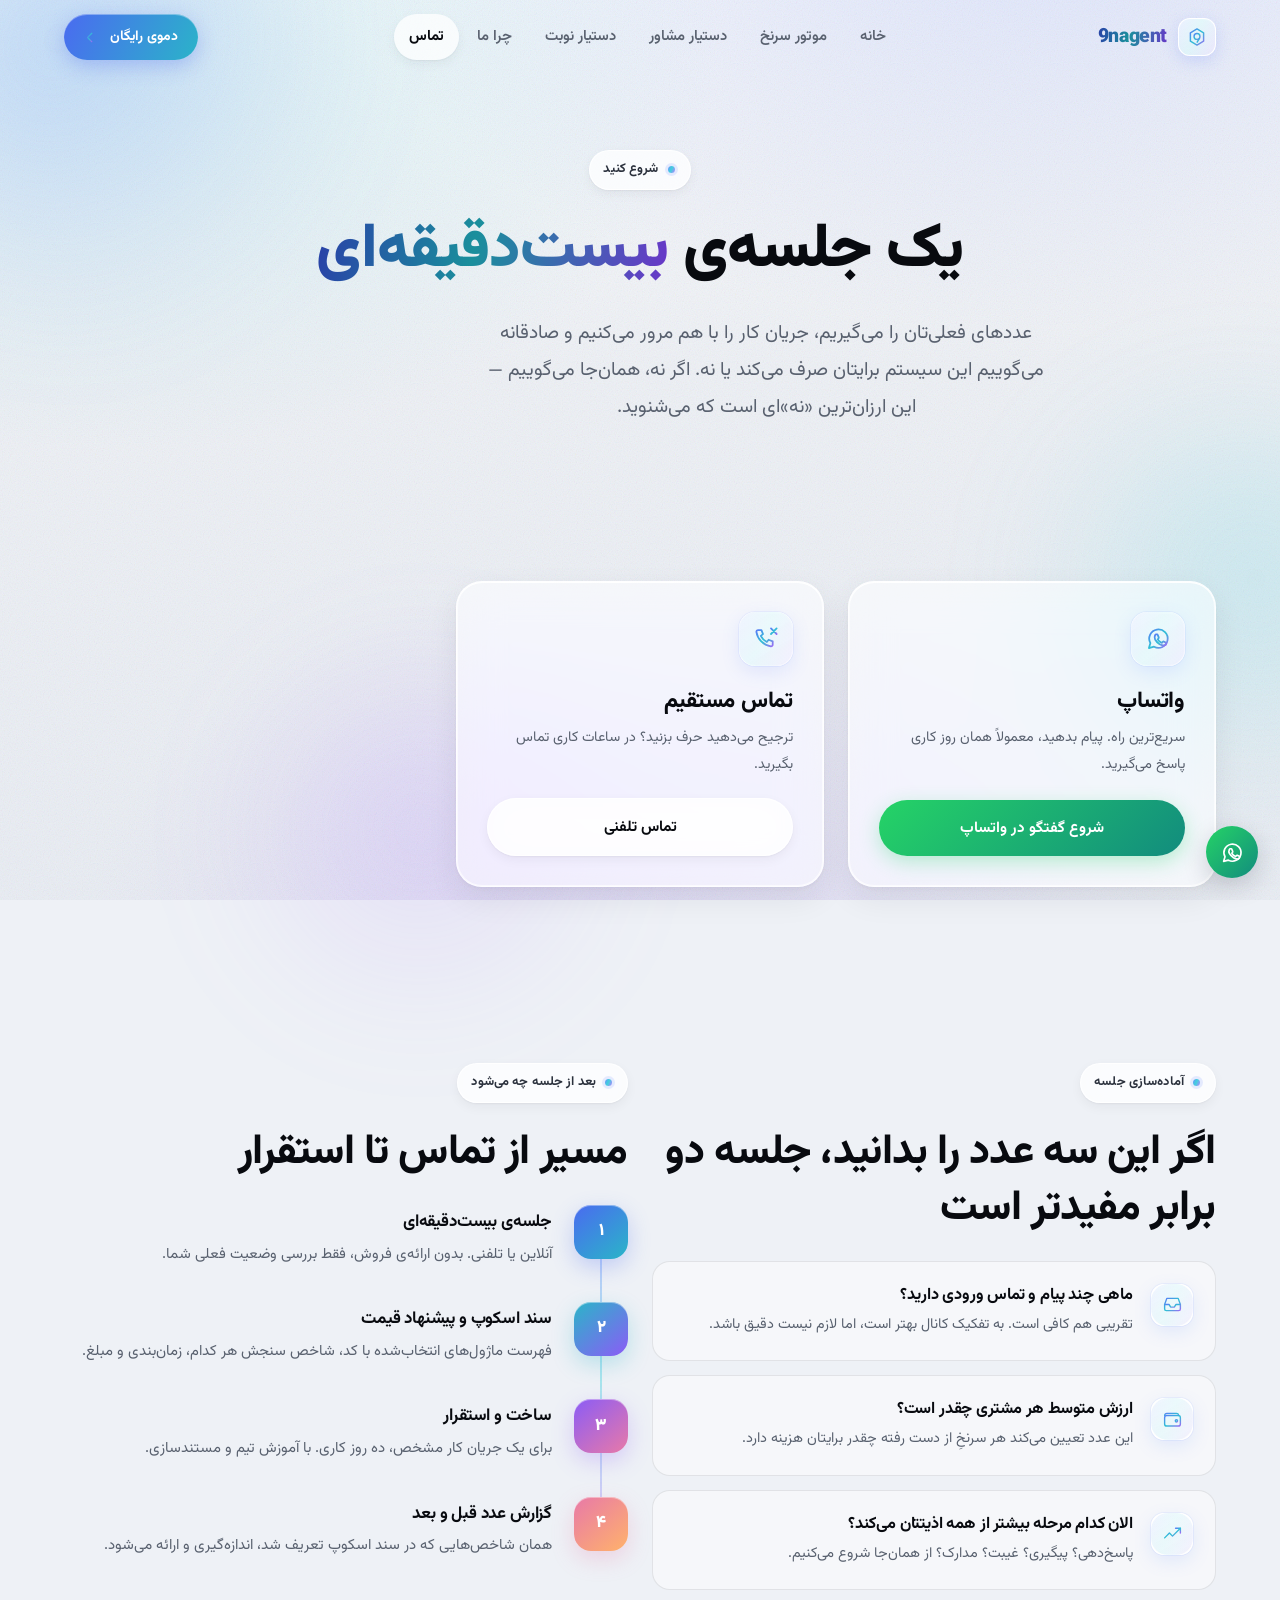
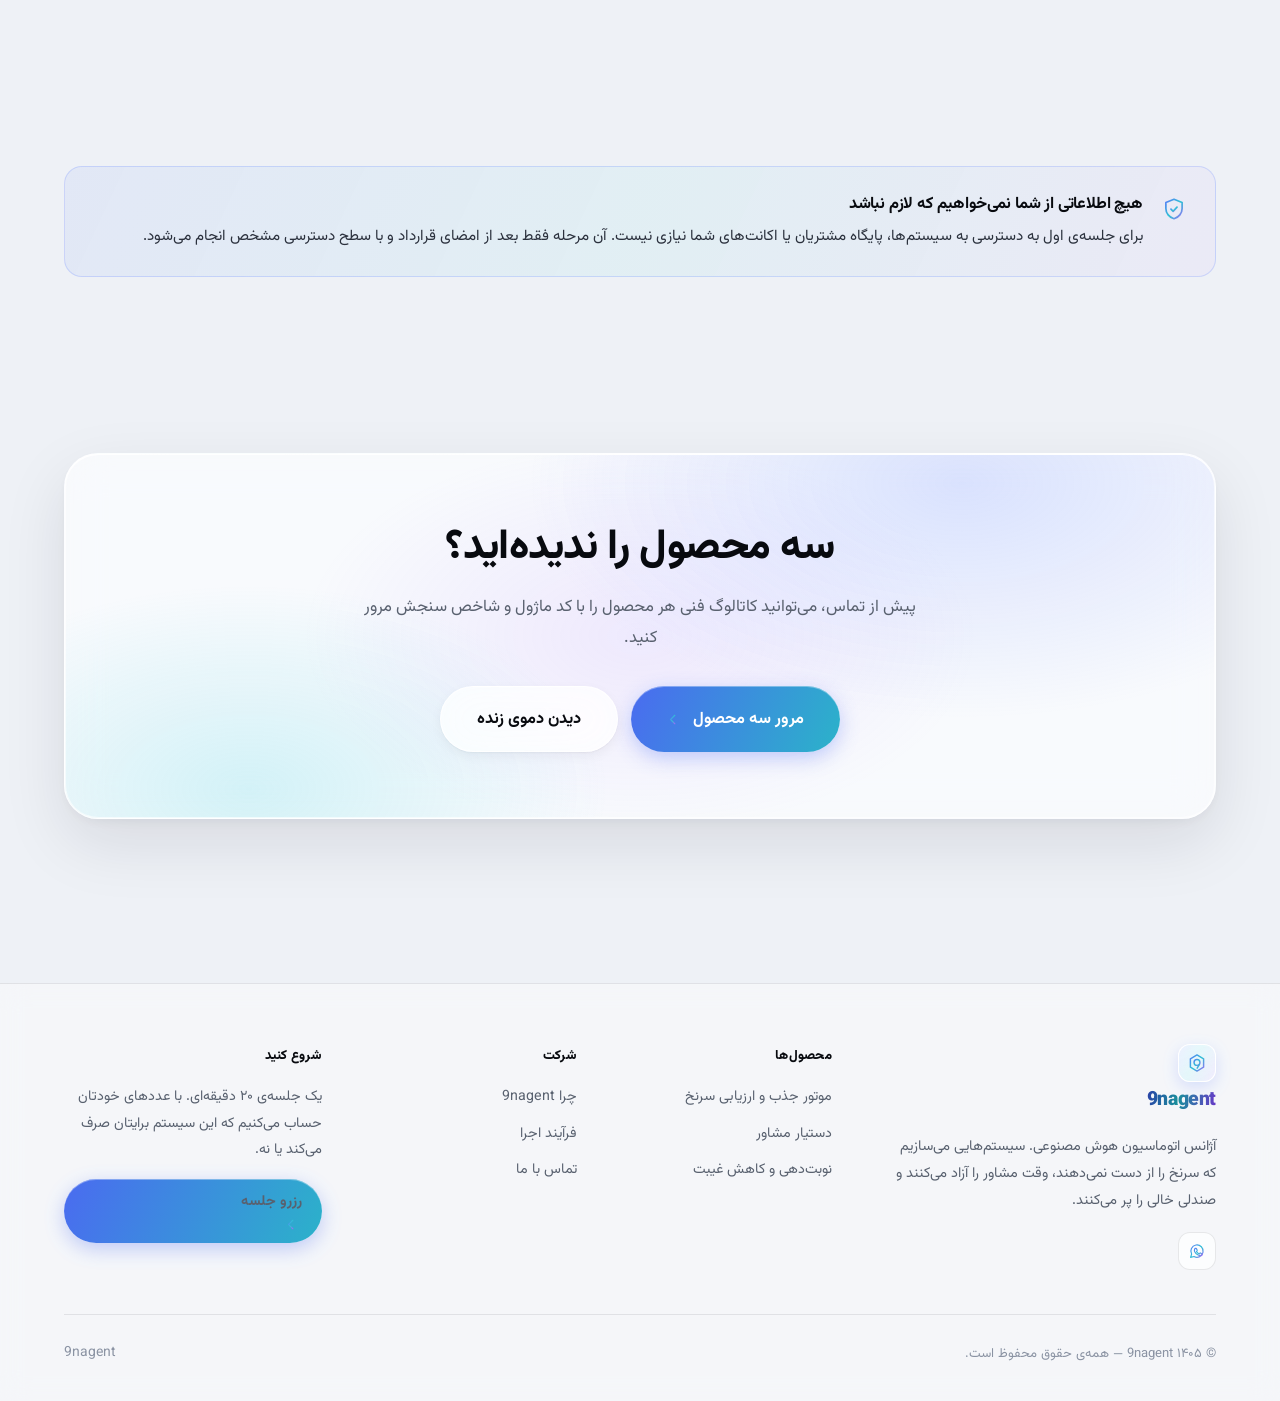
<file: contact.html>
<!DOCTYPE html>
<html lang="fa" dir="rtl">
<head>
<meta charset="utf-8">
<meta name="viewport" content="width=device-width, initial-scale=1">
<title>تماس با 9nagent | رزرو جلسه‌ی اسکوپ</title>
<meta name="description" content="برای شروع، یک جلسه‌ی بیست‌دقیقه‌ای رزرو کنید. واتساپ، تلگرام یا تماس مستقیم.">
<meta name="theme-color" content="#eef1f6">
<meta property="og:title" content="تماس با 9nagent | رزرو جلسه‌ی اسکوپ">
<meta property="og:description" content="برای شروع، یک جلسه‌ی بیست‌دقیقه‌ای رزرو کنید. واتساپ، تلگرام یا تماس مستقیم.">
<meta property="og:type" content="website">
<meta property="og:locale" content="fa_IR">
<link rel="preload" href="assets/fonts/Vazirmatn-var.woff2" as="font" type="font/woff2" crossorigin>
<link rel="stylesheet" href="assets/css/style.css">
<link rel="icon" href="data:image/svg+xml,%3Csvg xmlns='http://www.w3.org/2000/svg' viewBox='0 0 24 24'%3E%3Cdefs%3E%3ClinearGradient id='g' x1='0' y1='0' x2='1' y2='1'%3E%3Cstop offset='0%25' stop-color='%235b7cf7'/%3E%3Cstop offset='100%25' stop-color='%239a6cf5'/%3E%3C/linearGradient%3E%3C/defs%3E%3Cpath d='M12 3.2l7.2 4.2v9.2L12 20.8 4.8 16.6V7.4z' fill='none' stroke='url(%23g)' stroke-width='1.6'/%3E%3Ccircle cx='12' cy='11.4' r='3.2' fill='none' stroke='url(%23g)' stroke-width='1.6'/%3E%3C/svg%3E">

</head>
<body>
<div class="bg-field"></div>
<div class="orb orb-1"></div><div class="orb orb-2"></div><div class="orb orb-3"></div>

<svg width="0" height="0" style="position:absolute" aria-hidden="true">
  <defs>
    <linearGradient id="pg" x1="0" y1="0" x2="1" y2="1">
      <stop offset="0%" stop-color="#5b7cf7"/>
      <stop offset="52%" stop-color="#2ec2d4"/>
      <stop offset="100%" stop-color="#9a6cf5"/>
    </linearGradient>
    <linearGradient id="pgw" x1="0" y1="0" x2="1" y2="1">
      <stop offset="0%" stop-color="#ffa458"/>
      <stop offset="60%" stop-color="#ff6f95"/>
      <stop offset="100%" stop-color="#9a6cf5"/>
    </linearGradient>
    <linearGradient id="pgg" x1="0" y1="0" x2="1" y2="1">
      <stop offset="0%" stop-color="#20b884"/>
      <stop offset="100%" stop-color="#2ec2d4"/>
    </linearGradient>
    <linearGradient id="flow1" x1="0" y1="0" x2="1" y2="0">
      <stop offset="0%" stop-color="#5b7cf7"/><stop offset="100%" stop-color="#2ec2d4"/>
    </linearGradient>
    <linearGradient id="flow2" x1="0" y1="0" x2="1" y2="0">
      <stop offset="0%" stop-color="#2ec2d4"/><stop offset="100%" stop-color="#9a6cf5"/>
    </linearGradient>
    <linearGradient id="flow3" x1="0" y1="0" x2="1" y2="0">
      <stop offset="0%" stop-color="#9a6cf5"/><stop offset="100%" stop-color="#ff6f95"/>
    </linearGradient>
  </defs>
</svg>


<header class="nav">
  <div class="nav-inner">
    <a href="index.html" class="logo" aria-label="9nagent">
      <span class="logo-mark"><svg class="ico" viewBox="0 0 24 24" stroke="url(#pg)" aria-hidden="true"><path d="M12 3.2l7.2 4.2v9.2L12 20.8 4.8 16.6V7.4z"/><path d="M12 8.2a3.2 3.2 0 1 0 0 6.4 3.2 3.2 0 0 0 3.2-3.2c0-2.6-1.6-3.2-3.2-3.2z"/><path d="M14.6 13.4l-2.4 4.2"/></svg></span>
      <span class="logo-word">9nagent</span>
    </a>
    <nav class="nav-links"><a href="index.html">خانه</a><a href="lead-engine.html">موتور سرنخ</a><a href="advisor-assistant.html">دستیار مشاور</a><a href="booking-assistant.html">دستیار نوبت</a><a href="about.html">چرا ما</a><a href="contact.html" class="active">تماس</a></nav>
    <div class="nav-cta">
      <a href="contact.html" class="btn btn-primary btn-sm">دموی رایگان <svg class="ico arrow-r" viewBox="0 0 24 24" stroke="url(#pg)" aria-hidden="true"><path d="M19 12H5"/><path d="M11 6l-6 6 6 6"/></svg></a>
      <button class="nav-toggle" aria-label="منو"><svg class="ico" viewBox="0 0 24 24" stroke="url(#pg)" aria-hidden="true"><path d="M4 7h16M4 12h16M4 17h16"/></svg></button>
    </div>
  </div>
</header>
<div class="nav-mobile">
  <a href="index.html">خانه</a><a href="lead-engine.html">موتور سرنخ</a><a href="advisor-assistant.html">دستیار مشاور</a><a href="booking-assistant.html">دستیار نوبت</a><a href="about.html">چرا ما</a><a href="contact.html" class="active">تماس</a>
  <a href="contact.html" class="btn btn-primary btn-block">درخواست دموی رایگان</a>
</div>

<section class="hero" style="padding-bottom:48px">
  <div class="wrap wrap-narrow center">
    <div class="eyebrow rv"><span class="dot"></span>شروع کنید</div>
    <h1 class="rv rv-d1">یک جلسه‌ی <span class="gtext">بیست‌دقیقه‌ای</span></h1>
    <p class="lead rv rv-d2 mt-24">عددهای فعلی‌تان را می‌گیریم، جریان کار را با هم مرور می‌کنیم و صادقانه می‌گوییم این سیستم برایتان صرف می‌کند یا نه. اگر نه، همان‌جا می‌گوییم — این ارزان‌ترین «نه»ای است که می‌شنوید.</p>
  </div>
</section>

<section class="sec-sm">
  <div class="wrap">
    <div class="grid g-3">
      <div class="card ccard rv rv-d1"><div class="itile"><svg class="ico" viewBox="0 0 24 24" stroke="url(#pg)" aria-hidden="true"><path d="M3.5 20.5l1.3-4.4A8.2 8.2 0 1 1 8 19.3z"/><path d="M8.9 9.2c.4-.9.8-.8 1.2-.8h.6c.2 0 .5 0 .7.6l.8 2c.1.3 0 .5-.1.7l-.5.6c-.2.2-.3.4-.1.7a7 7 0 0 0 3.1 2.7c.3.1.5.1.7-.1l.7-.8c.2-.2.4-.2.6-.1l1.9 1c.3.1.4.3.4.5 0 .8-.6 1.7-1.4 1.9-1 .3-2.3.2-4.5-1a11 11 0 0 1-4-4.2c-.5-1-.7-2.3-.1-3.7z"/></svg></div>
        <h3 class="mb-8">واتساپ</h3>
        <p>سریع‌ترین راه. پیام بدهید، معمولاً همان روز کاری پاسخ می‌گیرید.</p>
        <a href="https://wa.me/989017550844" target="_blank" rel="noopener" class="btn btn-wa btn-block">شروع گفتگو در واتساپ</a></div>

      <!-- <div class="card ccard rv rv-d2"><div class="itile"><svg class="ico" viewBox="0 0 24 24" stroke="url(#pg)" aria-hidden="true"><path d="M21 4.5L2.8 11.4c-.7.3-.7 1.2 0 1.4l4.6 1.5 1.7 5.2c.2.6 1 .7 1.4.2l2.4-2.6 4.6 3.4c.5.4 1.2.1 1.4-.5L22.4 5.6c.2-.8-.6-1.4-1.4-1.1z"/><path d="M7.4 14.3L18.2 7 10 15.1l-.2 3.6"/></svg></div>
        <h3 class="mb-8">تلگرام</h3>
        <p>اگر تلگرام راحت‌ترید، همین‌جا شروع کنید. فایل و سند هم می‌توانید بفرستید.</p>
        <a href="https://t.me/nineagent" target="_blank" rel="noopener" class="btn btn-tg btn-block">شروع گفتگو در تلگرام</a></div> -->

      <div class="card ccard rv rv-d3"><div class="itile"><svg class="ico" viewBox="0 0 24 24" stroke="url(#pg)" aria-hidden="true"><path d="M4.5 4.5h3l1.4 3.6-2 1.6a12 12 0 0 0 5.4 5.4l1.6-2 3.6 1.4v3a1.5 1.5 0 0 1-1.6 1.5A15.5 15.5 0 0 1 3 6.1 1.5 1.5 0 0 1 4.5 4.5z"/><path d="M16 3l5 5M21 3l-5 5"/></svg></div>
        <h3 class="mb-8">تماس مستقیم</h3>
        <p>ترجیح می‌دهید حرف بزنید؟ در ساعات کاری تماس بگیرید.</p>
        <a href="tel:+989017550844" class="btn btn-glass btn-block">تماس تلفنی</a></div>
    </div>

    <!-- <div class="grid g-2 mt-24">
      <div class="card ccard rv rv-d1"><div class="itile"><svg class="ico" viewBox="0 0 24 24" stroke="url(#pg)" aria-hidden="true"><rect x="3" y="5" width="18" height="13" rx="3"/><path d="M3.5 7.5l7.6 5a1.6 1.6 0 0 0 1.8 0l7.6-5"/></svg></div>
        <h3 class="mb-8">ایمیل</h3>
        <p>برای درخواست‌های رسمی، ارسال RFP یا اسناد پروژه.</p>
        <a href="mailto:hello@9nagent.ir" class="btn btn-glass btn-block">ارسال ایمیل</a></div>
      <div class="card ccard rv rv-d2"><div class="itile"><svg class="ico" viewBox="0 0 24 24" stroke="url(#pg)" aria-hidden="true"><rect x="3" y="3" width="18" height="18" rx="5.5"/><circle cx="12" cy="12" r="4"/><circle cx="17.4" cy="6.6" r=".9" fill="currentColor" stroke="none"/></svg></div>
        <h3 class="mb-8">اینستاگرام</h3>
        <p>نمونه‌کارها، نکات اتوماسیون و پشت‌صحنه‌ی پروژه‌ها.</p>
        <a href="https://instagram.com/9nagent" target="_blank" rel="noopener" class="btn btn-glass btn-block">دیدن صفحه</a></div>
    </div>
  </div> -->
</section>

<section class="sec">
  <div class="wrap">
    <div class="grid g-2" style="align-items:start">
      <div class="rv">
        <div class="eyebrow"><span class="dot"></span>آماده‌سازی جلسه</div>
        <h2 class="mb-24">اگر این سه عدد را بدانید، جلسه دو برابر مفیدتر است</h2>
        <div class="grid" style="gap:14px">
          <div class="frow"><div class="itile itile-sm"><svg class="ico" viewBox="0 0 24 24" stroke="url(#pg)" aria-hidden="true"><path d="M3 12h5l2 3h4l2-3h5"/><path d="M5.5 5h13l2.5 7v5a2 2 0 0 1-2 2H5a2 2 0 0 1-2-2v-5z"/></svg></div>
            <div><h4>ماهی چند پیام و تماس ورودی دارید؟</h4>
            <p>تقریبی هم کافی است. به تفکیک کانال بهتر است، اما لازم نیست دقیق باشد.</p></div></div>
          <div class="frow"><div class="itile itile-sm"><svg class="ico" viewBox="0 0 24 24" stroke="url(#pg)" aria-hidden="true"><path d="M3 7.5A2.5 2.5 0 0 1 5.5 5h11A2.5 2.5 0 0 1 19 7.5"/><rect x="3" y="7.5" width="18" height="12" rx="2.5"/><circle cx="16.5" cy="13.5" r="1.3"/></svg></div>
            <div><h4>ارزش متوسط هر مشتری چقدر است؟</h4>
            <p>این عدد تعیین می‌کند هر سرنخِ از دست رفته چقدر برایتان هزینه دارد.</p></div></div>
          <div class="frow"><div class="itile itile-sm"><svg class="ico" viewBox="0 0 24 24" stroke="url(#pg)" aria-hidden="true"><path d="M3 17l5.5-5.5 3.5 3.5L21 6"/><path d="M15.5 6H21v5.5"/></svg></div>
            <div><h4>الان کدام مرحله بیشتر از همه اذیتتان می‌کند؟</h4>
            <p>پاسخ‌دهی؟ پیگیری؟ غیبت؟ مدارک؟ از همان‌جا شروع می‌کنیم.</p></div></div>
        </div>
      </div>

      <div class="rv rv-d2">
        <div class="eyebrow"><span class="dot"></span>بعد از جلسه چه می‌شود</div>
        <h2 class="mb-24">مسیر از تماس تا استقرار</h2>
        <div class="steps">
          <div class="step"><div class="step-n">۱</div><div class="step-b">
            <h4>جلسه‌ی بیست‌دقیقه‌ای</h4><p>آنلاین یا تلفنی. بدون ارائه‌ی فروش، فقط بررسی وضعیت فعلی شما.</p></div></div>
          <div class="step"><div class="step-n">۲</div><div class="step-b">
            <h4>سند اسکوپ و پیشنهاد قیمت</h4><p>فهرست ماژول‌های انتخاب‌شده با کد، شاخص سنجش هر کدام، زمان‌بندی و مبلغ.</p></div></div>
          <div class="step"><div class="step-n">۳</div><div class="step-b">
            <h4>ساخت و استقرار</h4><p>برای یک جریان کار مشخص، ده روز کاری. با آموزش تیم و مستندسازی.</p></div></div>
          <div class="step"><div class="step-n">۴</div><div class="step-b">
            <h4>گزارش عدد قبل و بعد</h4><p>همان شاخص‌هایی که در سند اسکوپ تعریف شد، اندازه‌گیری و ارائه می‌شود.</p></div></div>
        </div>
      </div>
    </div>
  </div>
</section>

<section class="sec-sm">
  <div class="wrap">
    <div class="callout rv"><svg class="ico" viewBox="0 0 24 24" stroke="url(#pg)" aria-hidden="true"><path d="M12 3l7.5 3v5.5c0 4.4-3.1 8.3-7.5 9.5-4.4-1.2-7.5-5.1-7.5-9.5V6z"/><path d="M9.2 12.2l2 2 3.6-4"/></svg>
      <div><h4>هیچ اطلاعاتی از شما نمی‌خواهیم که لازم نباشد</h4>
      <p>برای جلسه‌ی اول به دسترسی به سیستم‌ها، پایگاه مشتریان یا اکانت‌های شما نیازی نیست. آن مرحله فقط بعد از امضای قرارداد و با سطح دسترسی مشخص انجام می‌شود.</p></div>
    </div>
  </div>
</section>


<section class="sec">
  <div class="wrap">
    <div class="cta-band rv">
      <h2>سه محصول را ندیده‌اید؟</h2>
      <p>پیش از تماس، می‌توانید کاتالوگ فنی هر محصول را با کد ماژول و شاخص سنجش مرور کنید.</p>
      <div class="cta-actions">
        <a href="index.html#products" class="btn btn-primary btn-lg">مرور سه محصول <svg class="ico arrow-r" viewBox="0 0 24 24" stroke="url(#pg)" aria-hidden="true"><path d="M19 12H5"/><path d="M11 6l-6 6 6 6"/></svg></a>
        <a href="index.html#demo" class="btn btn-glass btn-lg">دیدن دموی زنده</a>
      </div>
    </div>
  </div>
</section>


<footer class="footer">
  <div class="wrap">
    <div class="foot-grid">
      <div class="foot-col foot-brand">
        <a href="index.html" class="logo">
          <span class="logo-mark"><svg class="ico" viewBox="0 0 24 24" stroke="url(#pg)" aria-hidden="true"><path d="M12 3.2l7.2 4.2v9.2L12 20.8 4.8 16.6V7.4z"/><path d="M12 8.2a3.2 3.2 0 1 0 0 6.4 3.2 3.2 0 0 0 3.2-3.2c0-2.6-1.6-3.2-3.2-3.2z"/><path d="M14.6 13.4l-2.4 4.2"/></svg></span>
          <span class="logo-word">9nagent</span>
        </a>
        <p>آژانس اتوماسیون هوش مصنوعی. سیستم‌هایی می‌سازیم که سرنخ را از دست نمی‌دهند، وقت مشاور را آزاد می‌کنند و صندلی خالی را پر می‌کنند.</p>
        <div class="foot-social">
          <a href="https://wa.me/989017550844" target="_blank" rel="noopener" aria-label="واتساپ"><svg class="ico" viewBox="0 0 24 24" stroke="url(#pg)" aria-hidden="true"><path d="M3.5 20.5l1.3-4.4A8.2 8.2 0 1 1 8 19.3z"/><path d="M8.9 9.2c.4-.9.8-.8 1.2-.8h.6c.2 0 .5 0 .7.6l.8 2c.1.3 0 .5-.1.7l-.5.6c-.2.2-.3.4-.1.7a7 7 0 0 0 3.1 2.7c.3.1.5.1.7-.1l.7-.8c.2-.2.4-.2.6-.1l1.9 1c.3.1.4.3.4.5 0 .8-.6 1.7-1.4 1.9-1 .3-2.3.2-4.5-1a11 11 0 0 1-4-4.2c-.5-1-.7-2.3-.1-3.7z"/></svg></a>
          <!-- <a href="https://t.me/nineagent" target="_blank" rel="noopener" aria-label="تلگرام"><svg class="ico" viewBox="0 0 24 24" stroke="url(#pg)" aria-hidden="true"><path d="M21 4.5L2.8 11.4c-.7.3-.7 1.2 0 1.4l4.6 1.5 1.7 5.2c.2.6 1 .7 1.4.2l2.4-2.6 4.6 3.4c.5.4 1.2.1 1.4-.5L22.4 5.6c.2-.8-.6-1.4-1.4-1.1z"/><path d="M7.4 14.3L18.2 7 10 15.1l-.2 3.6"/></svg></a>
          <a href="https://instagram.com/9nagent" target="_blank" rel="noopener" aria-label="اینستاگرام"><svg class="ico" viewBox="0 0 24 24" stroke="url(#pg)" aria-hidden="true"><rect x="3" y="3" width="18" height="18" rx="5.5"/><circle cx="12" cy="12" r="4"/><circle cx="17.4" cy="6.6" r=".9" fill="currentColor" stroke="none"/></svg></a>
          <a href="mailto:hello@9nagent.ir" aria-label="ایمیل"><svg class="ico" viewBox="0 0 24 24" stroke="url(#pg)" aria-hidden="true"><rect x="3" y="5" width="18" height="13" rx="3"/><path d="M3.5 7.5l7.6 5a1.6 1.6 0 0 0 1.8 0l7.6-5"/></svg></a> -->
        </div>
      </div>
      <div class="foot-col">
        <h5>محصول‌ها</h5>
        <a href="lead-engine.html">موتور جذب و ارزیابی سرنخ</a>
        <a href="advisor-assistant.html">دستیار مشاور</a>
        <a href="booking-assistant.html">نوبت‌دهی و کاهش غیبت</a>
      </div>
      <div class="foot-col">
        <h5>شرکت</h5>
        <a href="about.html">چرا 9nagent</a>
        <a href="about.html#process">فرآیند اجرا</a>
        <a href="contact.html">تماس با ما</a>
      </div>
      <div class="foot-col">
        <h5>شروع کنید</h5>
        <p class="small">یک جلسه‌ی ۲۰ دقیقه‌ای. با عددهای خودتان حساب می‌کنیم که این سیستم برایتان صرف می‌کند یا نه.</p>
        <a href="contact.html" class="btn btn-primary btn-sm mt-16">رزرو جلسه <svg class="ico arrow-r" viewBox="0 0 24 24" stroke="url(#pg)" aria-hidden="true"><path d="M19 12H5"/><path d="M11 6l-6 6 6 6"/></svg></a>
      </div>
    </div>
    <div class="foot-bot">
      <span>© ۱۴۰۵ 9nagent — همه‌ی حقوق محفوظ است.</span>
      <span class="ltr small">9nagent</span>
    </div>
  </div>
</footer>

<div class="float-cta">
  <a href="https://wa.me/989017550844" target="_blank" rel="noopener" class="float-btn float-wa" aria-label="واتساپ">
    <svg class="ico" viewBox="0 0 24 24" stroke="#fff" stroke-width="1.7"><path d="M3.5 20.5l1.3-4.4A8.2 8.2 0 1 1 8 19.3z"/><path d="M8.9 9.2c.4-.9.8-.8 1.2-.8h.6c.2 0 .5 0 .7.6l.8 2c.1.3 0 .5-.1.7l-.5.6c-.2.2-.3.4-.1.7a7 7 0 0 0 3.1 2.7c.3.1.5.1.7-.1l.7-.8c.2-.2.4-.2.6-.1l1.9 1c.3.1.4.3.4.5 0 .8-.6 1.7-1.4 1.9-1 .3-2.3.2-4.5-1a11 11 0 0 1-4-4.2c-.5-1-.7-2.3-.1-3.7z"/></svg>
  </a>
  <!-- <a href="https://t.me/nineagent" target="_blank" rel="noopener" class="float-btn float-tg" aria-label="تلگرام">
    <svg class="ico" viewBox="0 0 24 24" stroke="#fff" stroke-width="1.7"><path d="M21 4.5L2.8 11.4c-.7.3-.7 1.2 0 1.4l4.6 1.5 1.7 5.2c.2.6 1 .7 1.4.2l2.4-2.6 4.6 3.4c.5.4 1.2.1 1.4-.5L22.4 5.6c.2-.8-.6-1.4-1.4-1.1z"/><path d="M7.4 14.3L18.2 7 10 15.1l-.2 3.6"/></svg>
  </a> -->
</div>

<script src="assets/js/main.js"></script>
<script src="assets/js/demo.js"></script>
</body>
</html>
</file>
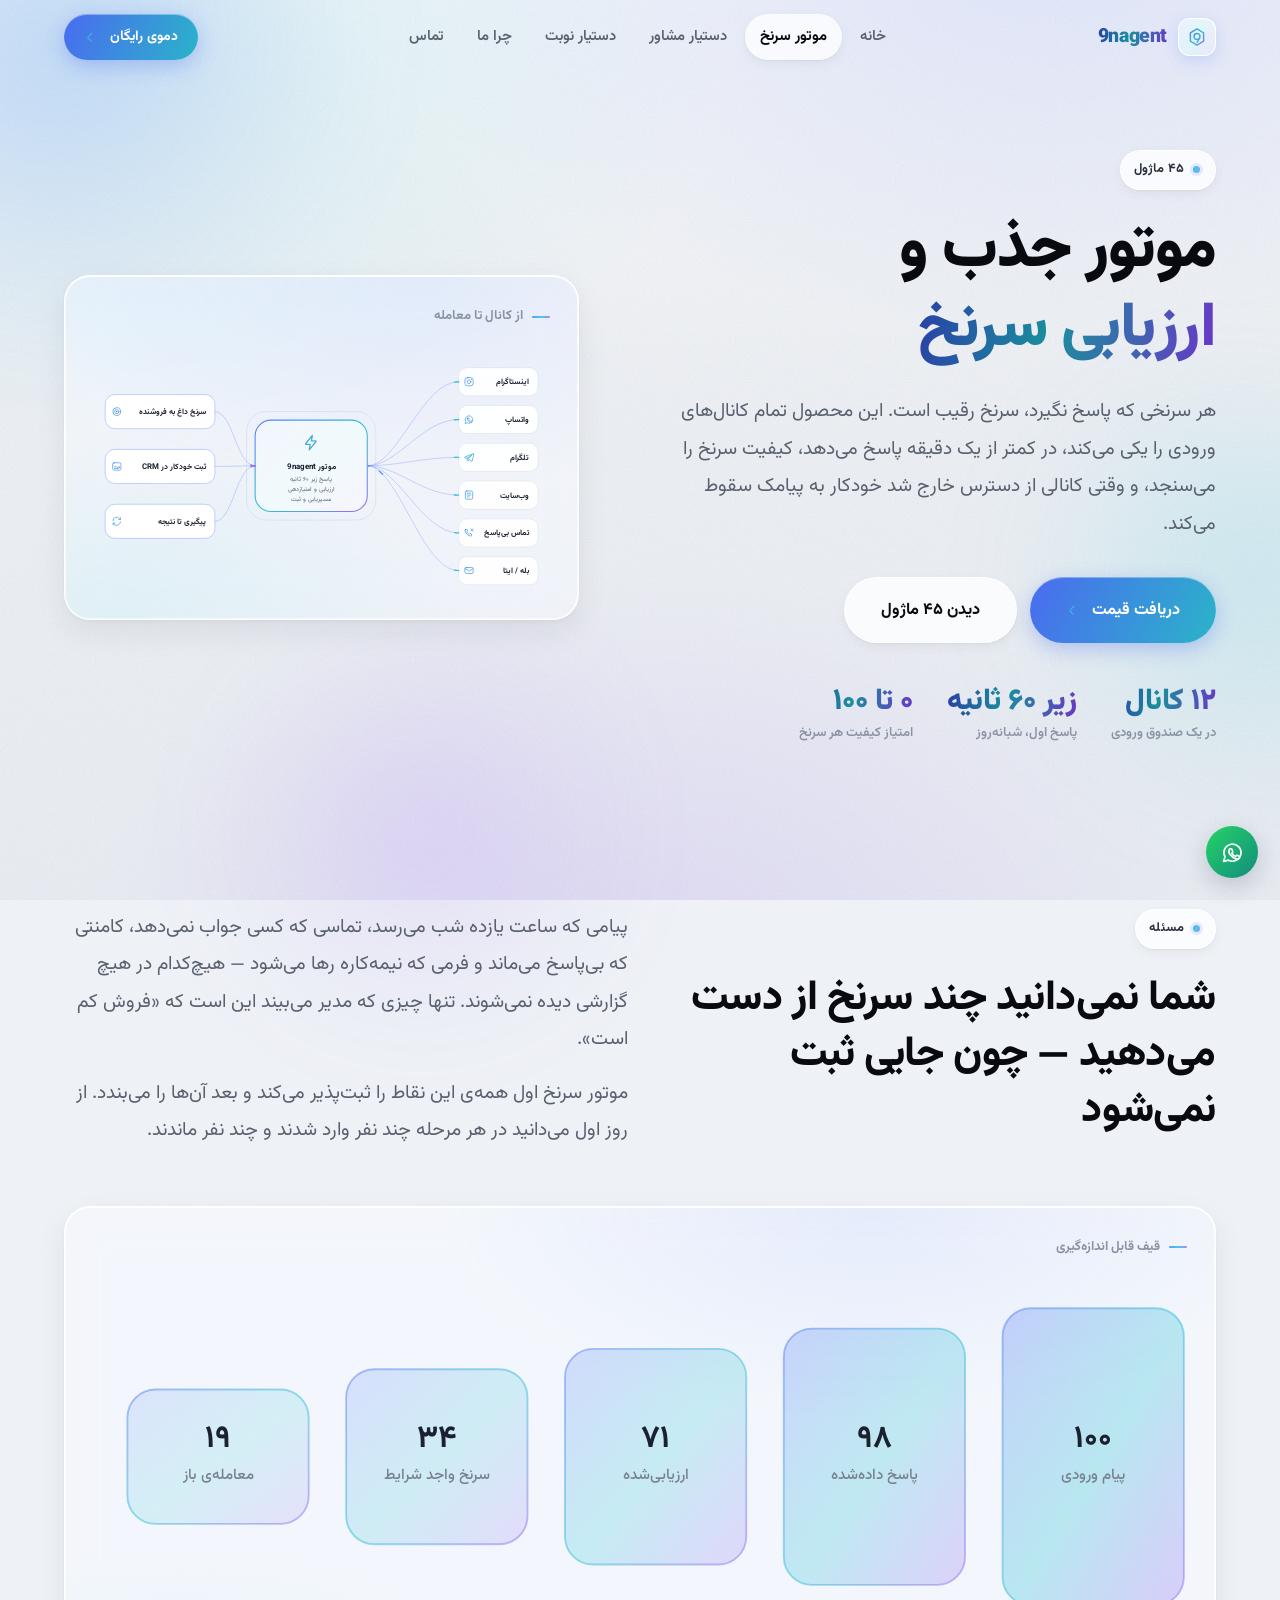
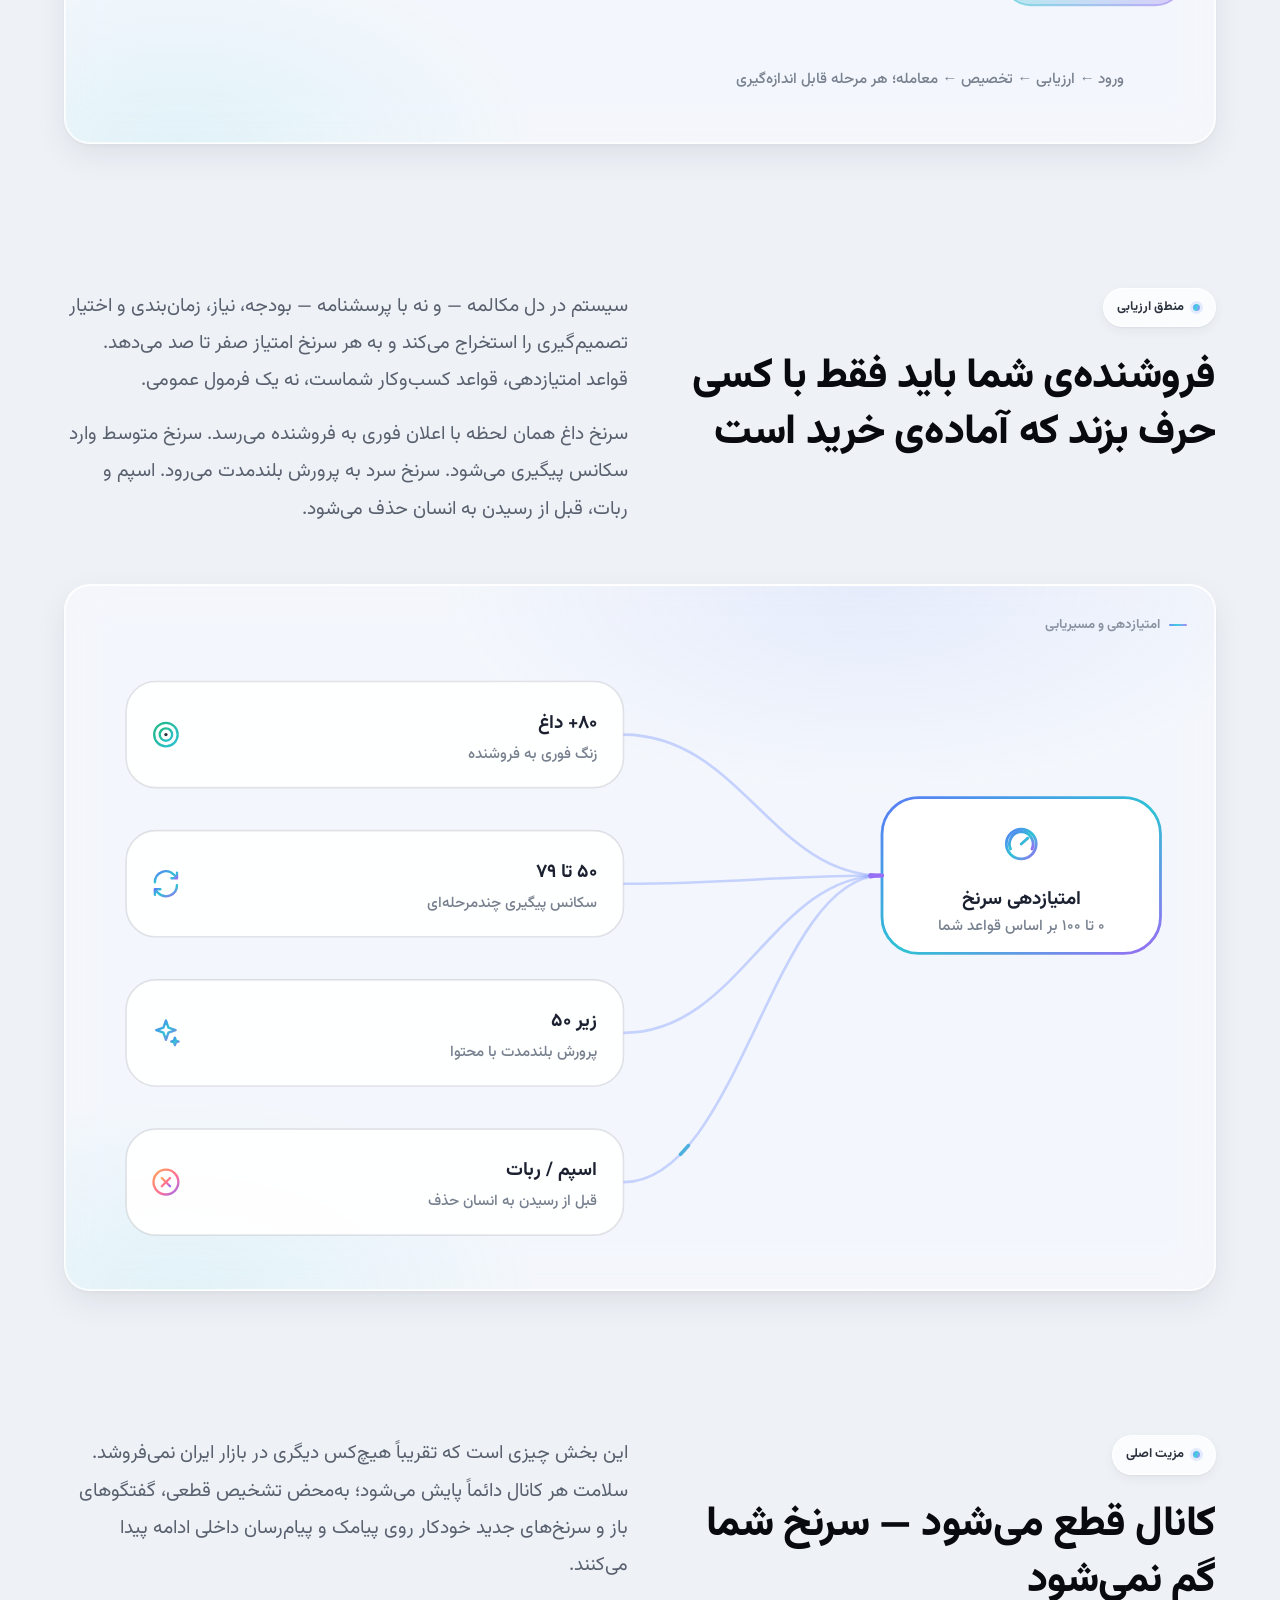
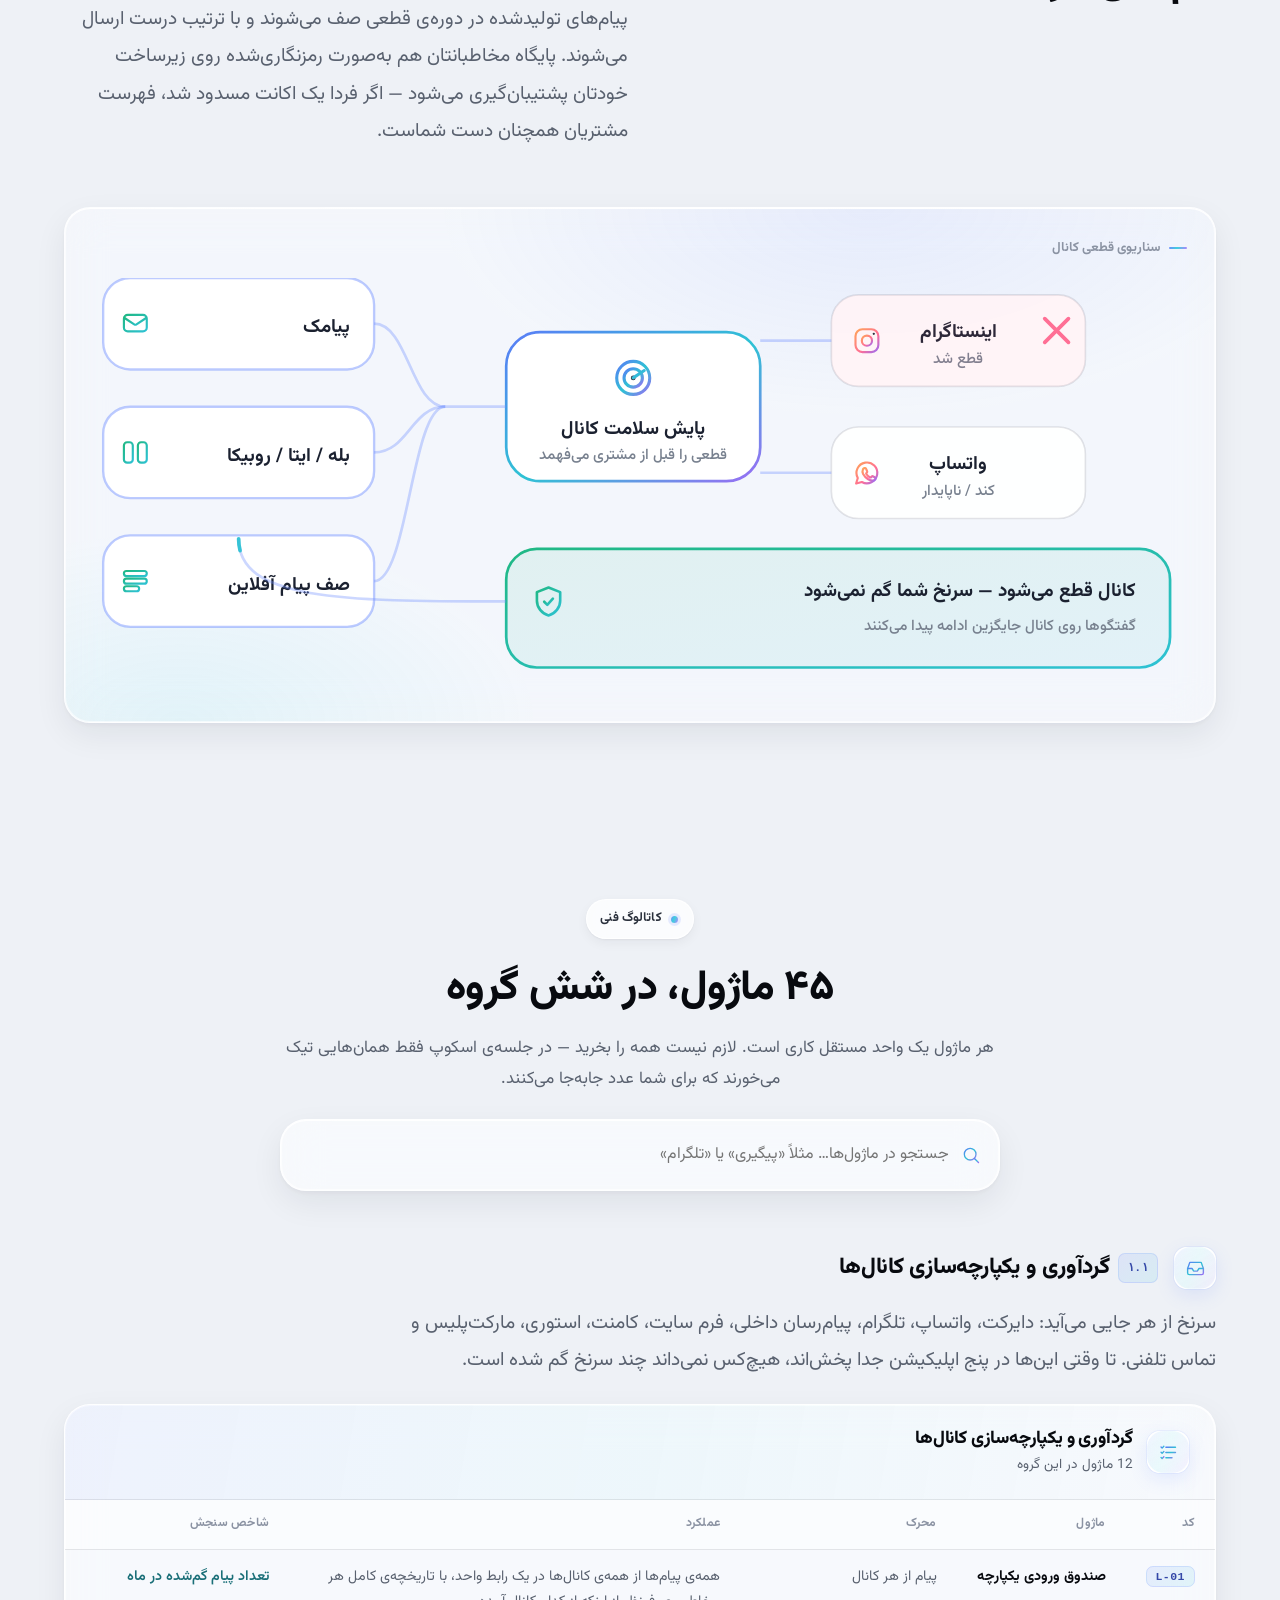
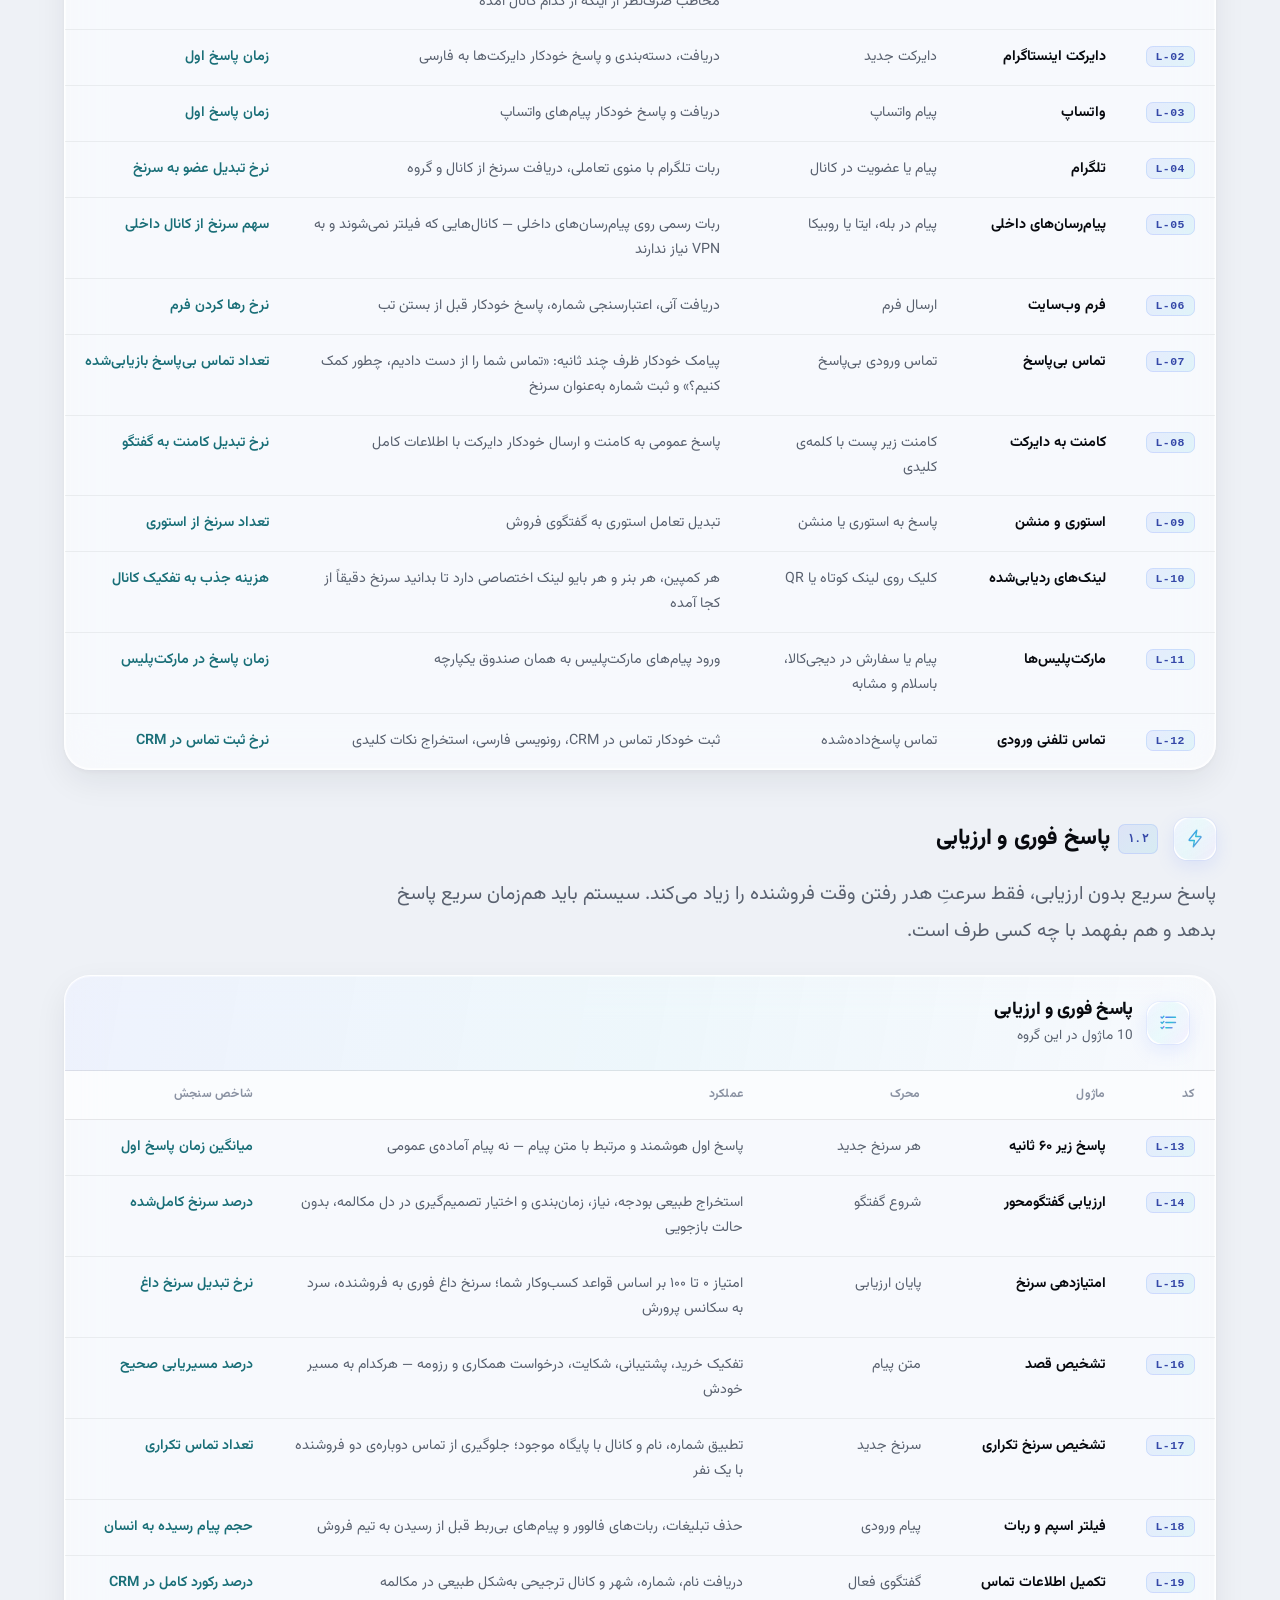
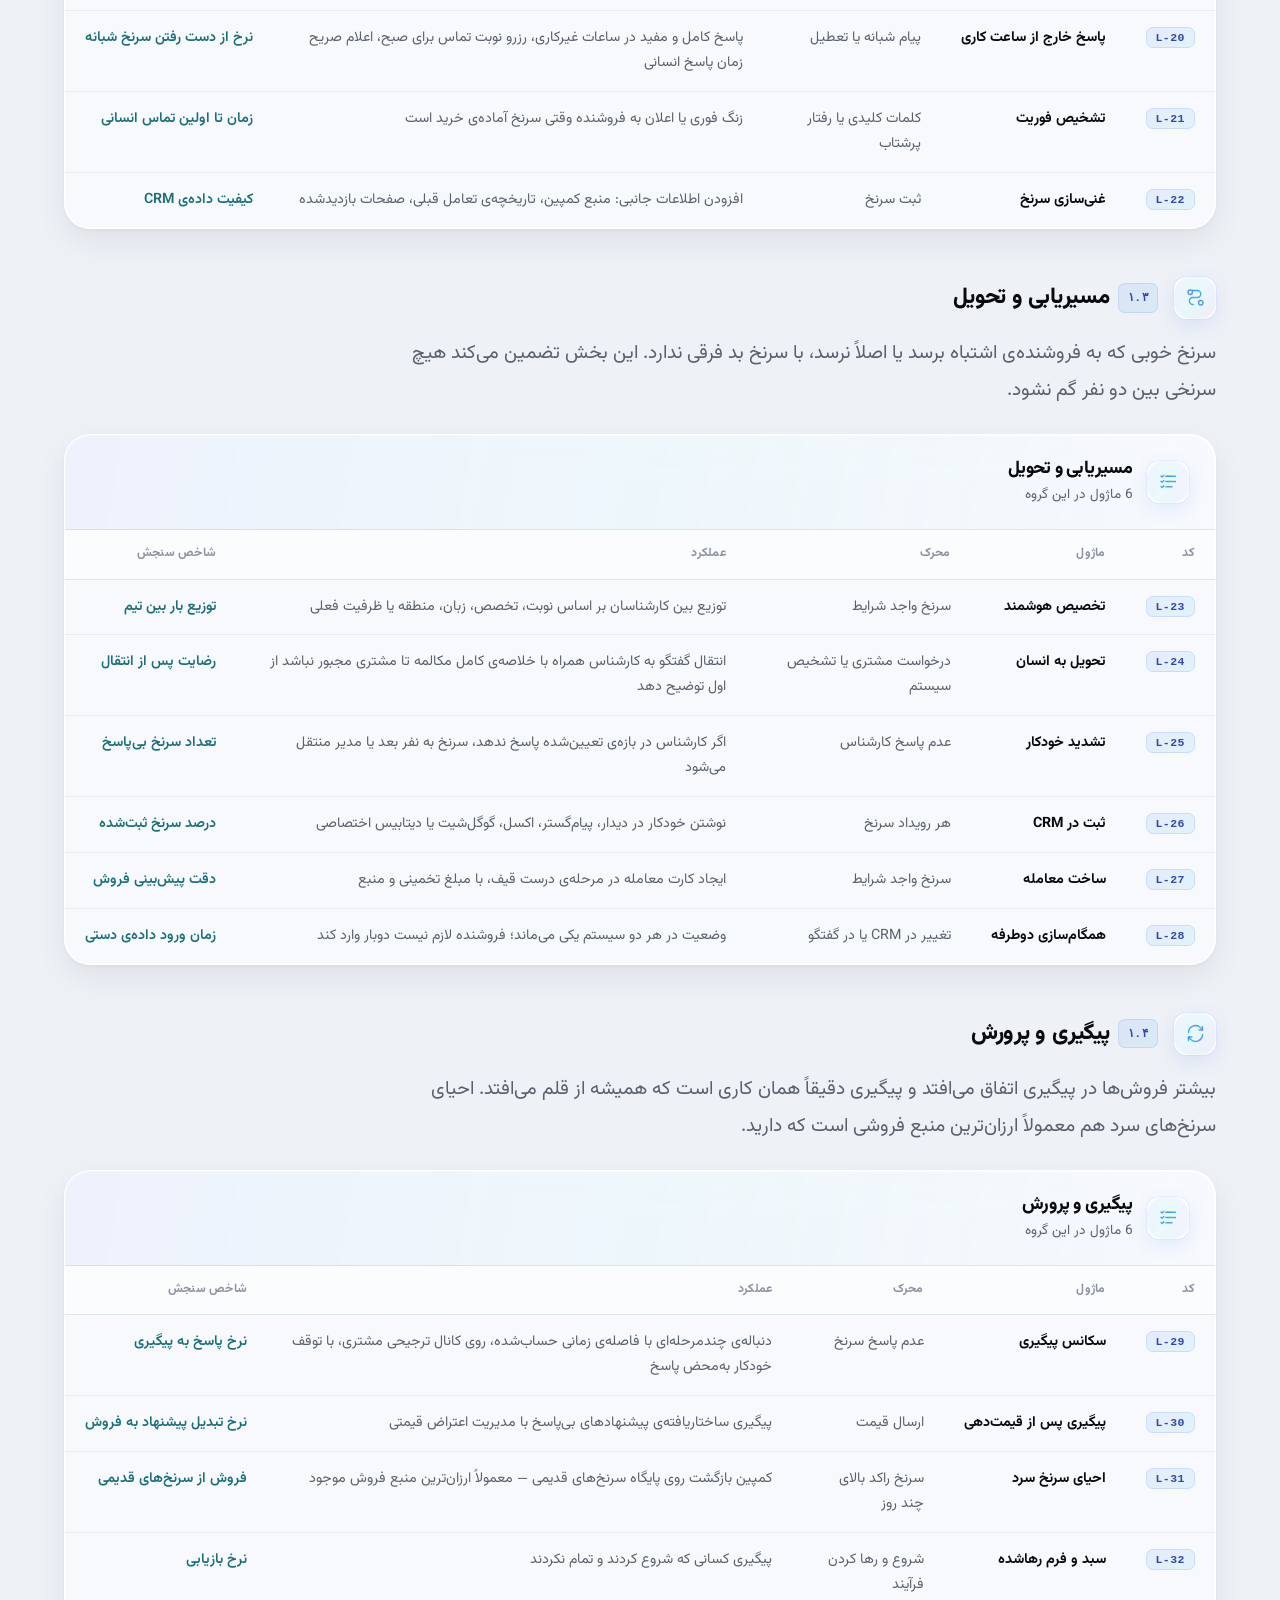
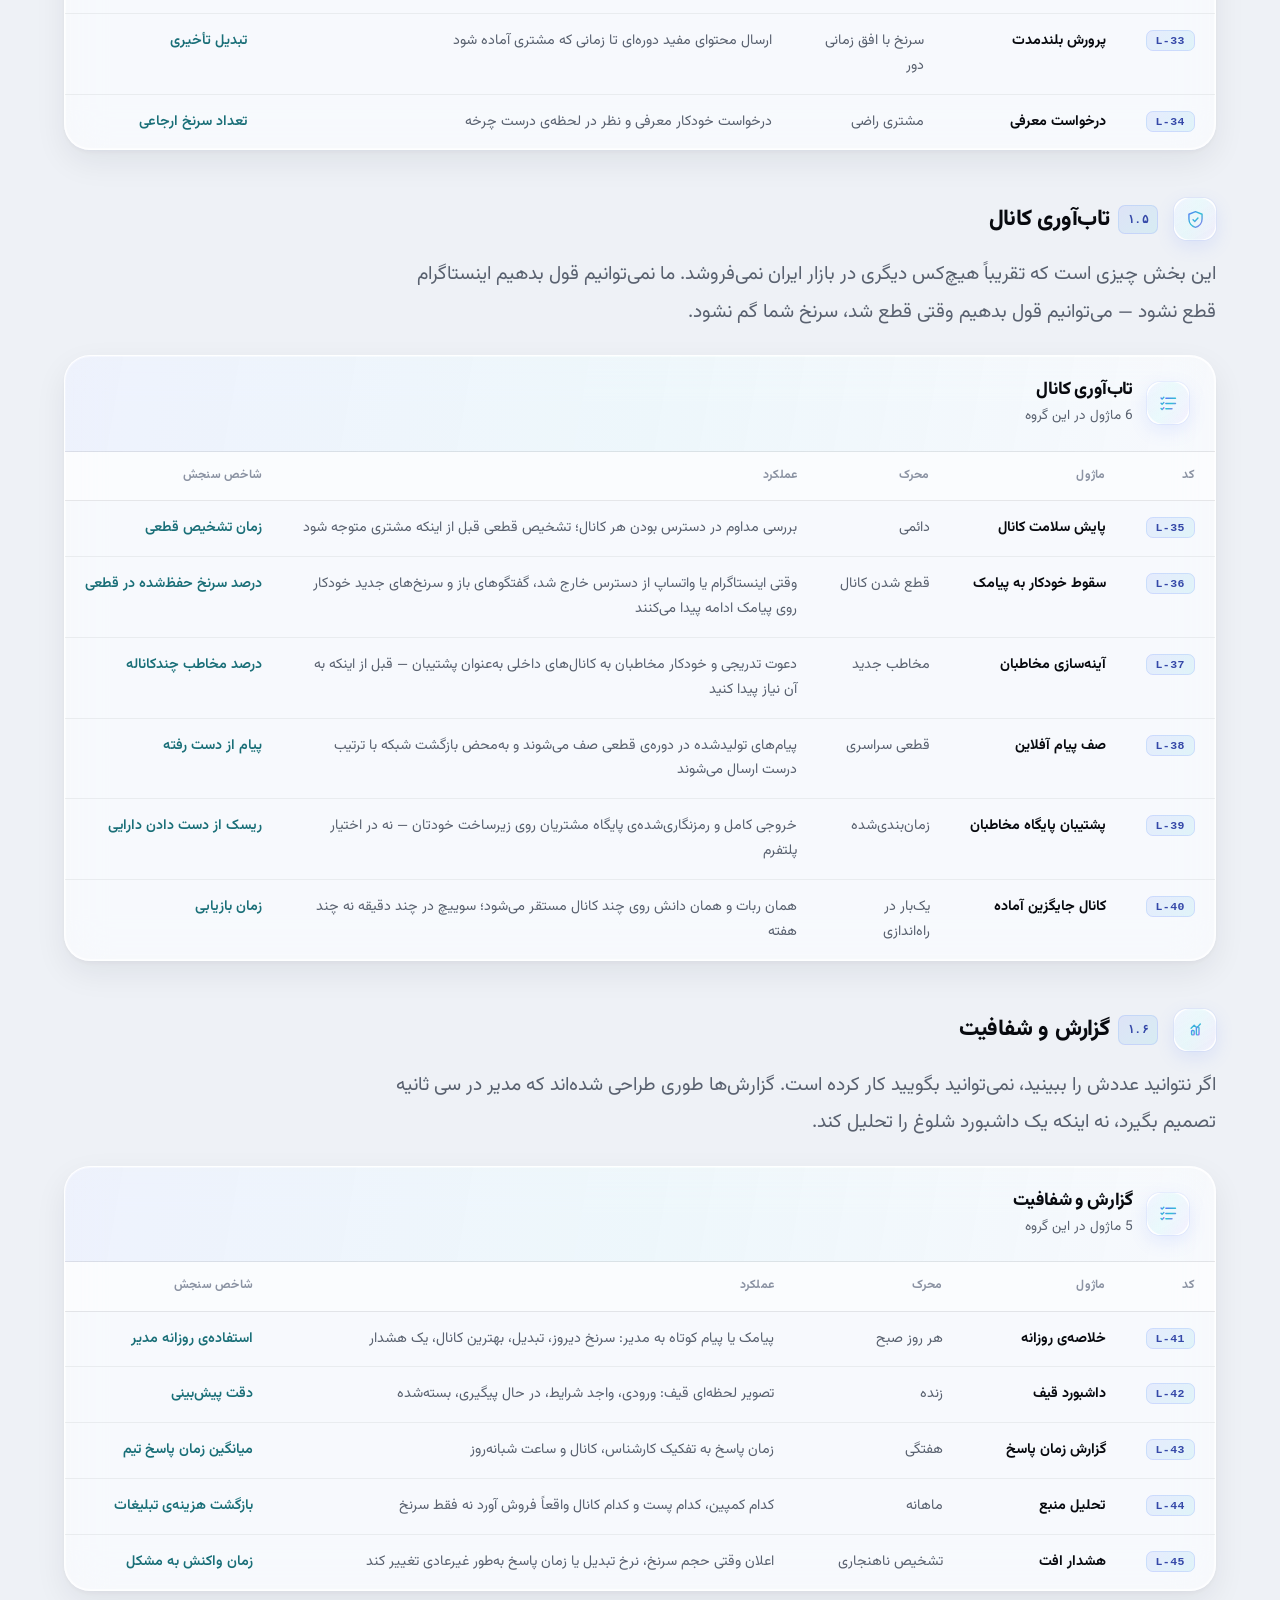
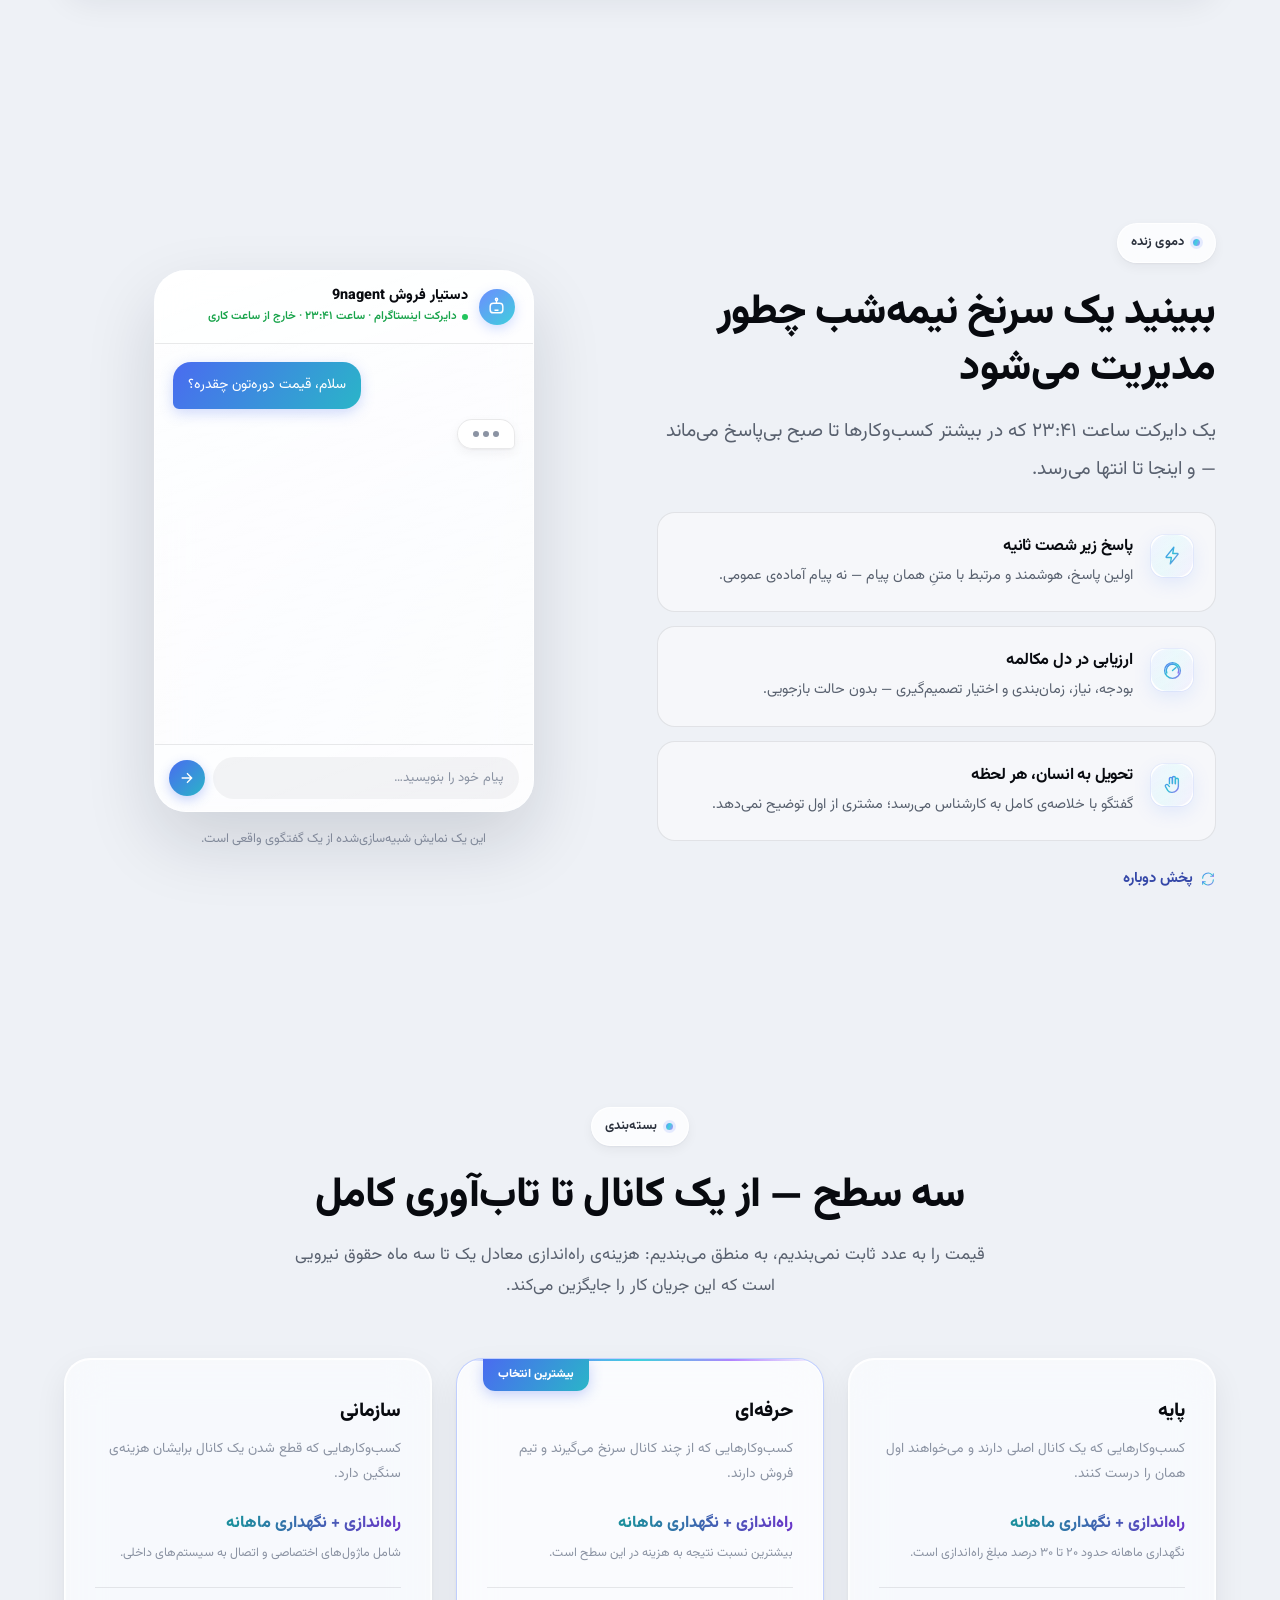
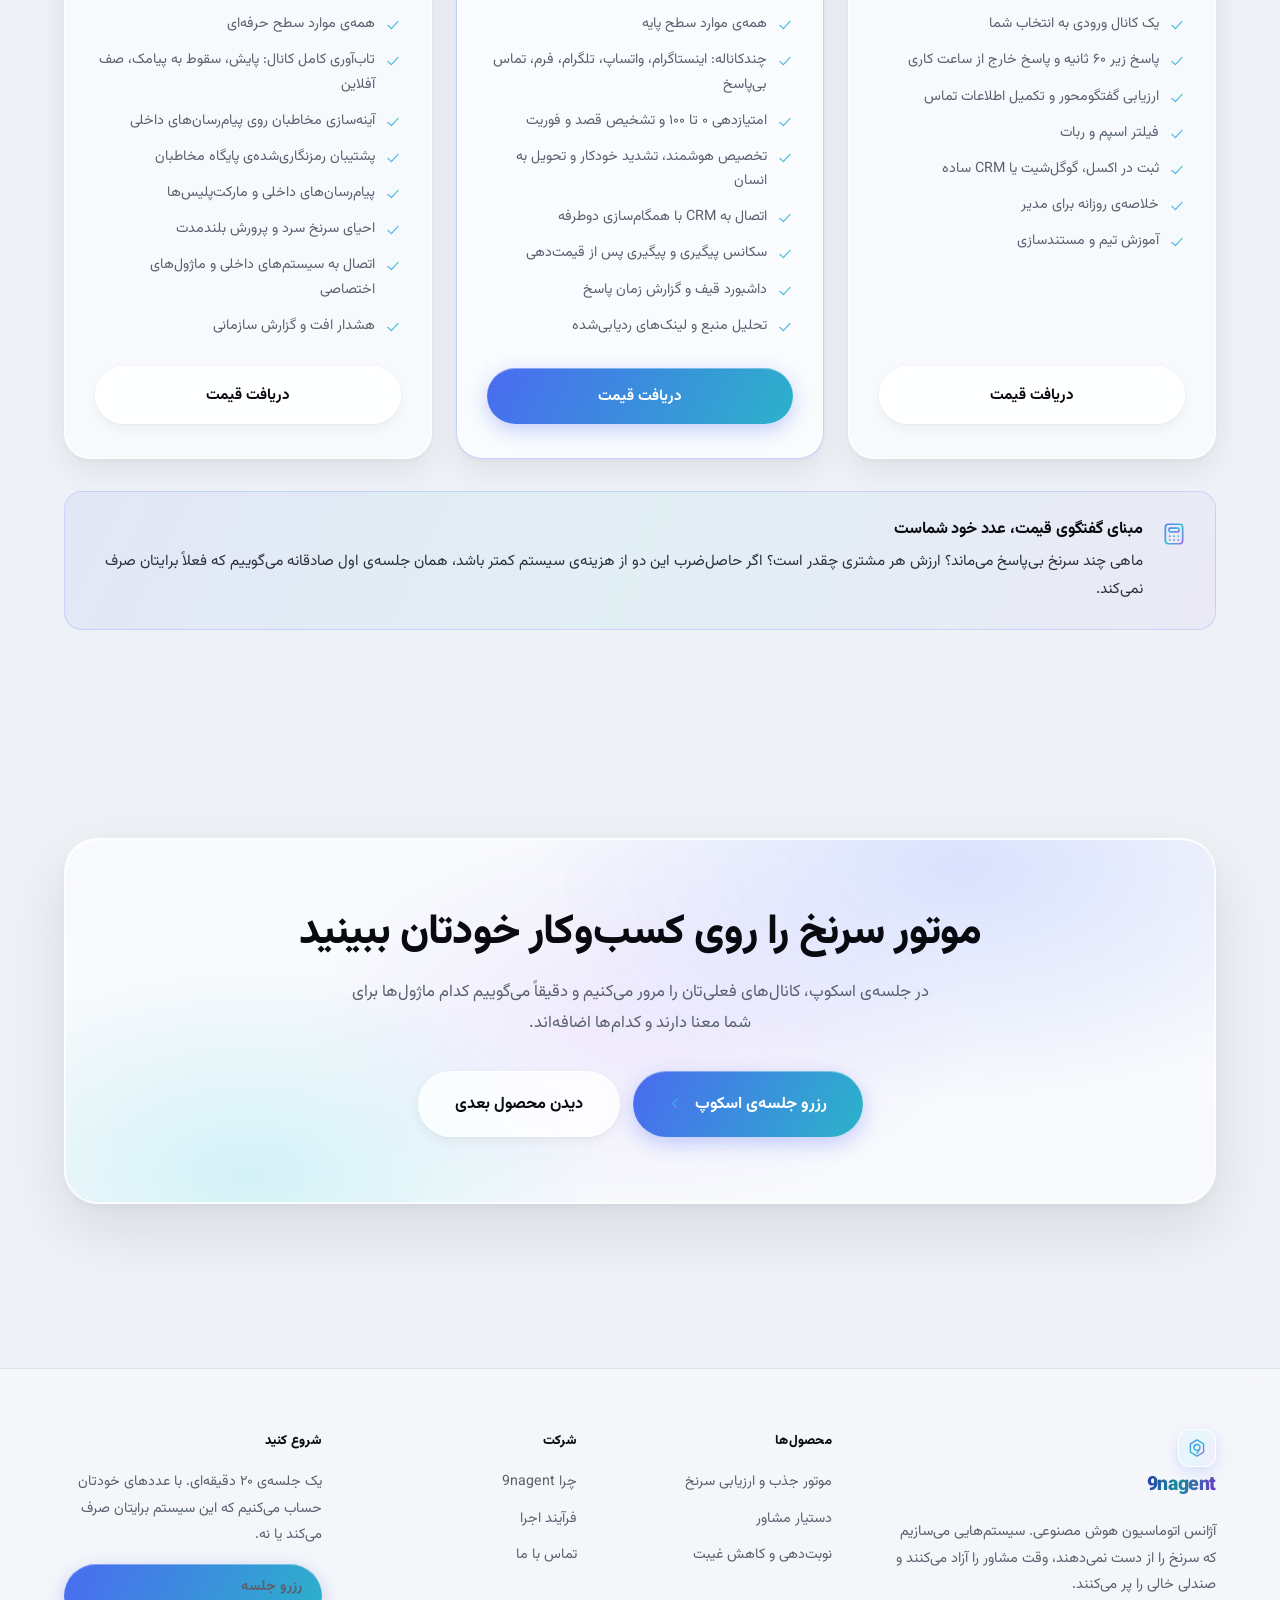
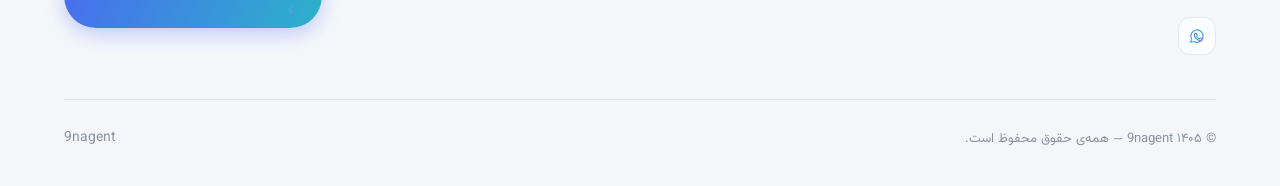
<file: lead-engine.html>
<!DOCTYPE html>
<html lang="fa" dir="rtl">
<head>
<meta charset="utf-8">
<meta name="viewport" content="width=device-width, initial-scale=1">
<title>موتور جذب و ارزیابی سرنخ | 9nagent</title>
<meta name="description" content="یکپارچه‌سازی اینستاگرام، واتساپ، تلگرام، بله، ایتا، فرم سایت و تماس بی‌پاسخ؛ پاسخ زیر ۶۰ ثانیه، ارزیابی و امتیازدهی سرنخ، مسیریابی و پیگیری خودکار — ۴۵ ماژول.">
<meta name="theme-color" content="#eef1f6">
<meta property="og:title" content="موتور جذب و ارزیابی سرنخ | 9nagent">
<meta property="og:description" content="یکپارچه‌سازی اینستاگرام، واتساپ، تلگرام، بله، ایتا، فرم سایت و تماس بی‌پاسخ؛ پاسخ زیر ۶۰ ثانیه، ارزیابی و امتیازدهی سرنخ، مسیریابی و پیگیری خودکار — ۴۵ ماژول.">
<meta property="og:type" content="website">
<meta property="og:locale" content="fa_IR">
<link rel="preload" href="assets/fonts/Vazirmatn-var.woff2" as="font" type="font/woff2" crossorigin>
<link rel="stylesheet" href="assets/css/style.css">
<link rel="icon" href="data:image/svg+xml,%3Csvg xmlns='http://www.w3.org/2000/svg' viewBox='0 0 24 24'%3E%3Cdefs%3E%3ClinearGradient id='g' x1='0' y1='0' x2='1' y2='1'%3E%3Cstop offset='0%25' stop-color='%235b7cf7'/%3E%3Cstop offset='100%25' stop-color='%239a6cf5'/%3E%3C/linearGradient%3E%3C/defs%3E%3Cpath d='M12 3.2l7.2 4.2v9.2L12 20.8 4.8 16.6V7.4z' fill='none' stroke='url(%23g)' stroke-width='1.6'/%3E%3Ccircle cx='12' cy='11.4' r='3.2' fill='none' stroke='url(%23g)' stroke-width='1.6'/%3E%3C/svg%3E">

</head>
<body>
<div class="bg-field"></div>
<div class="orb orb-1"></div><div class="orb orb-2"></div><div class="orb orb-3"></div>

<svg width="0" height="0" style="position:absolute" aria-hidden="true">
  <defs>
    <linearGradient id="pg" x1="0" y1="0" x2="1" y2="1">
      <stop offset="0%" stop-color="#5b7cf7"/>
      <stop offset="52%" stop-color="#2ec2d4"/>
      <stop offset="100%" stop-color="#9a6cf5"/>
    </linearGradient>
    <linearGradient id="pgw" x1="0" y1="0" x2="1" y2="1">
      <stop offset="0%" stop-color="#ffa458"/>
      <stop offset="60%" stop-color="#ff6f95"/>
      <stop offset="100%" stop-color="#9a6cf5"/>
    </linearGradient>
    <linearGradient id="pgg" x1="0" y1="0" x2="1" y2="1">
      <stop offset="0%" stop-color="#20b884"/>
      <stop offset="100%" stop-color="#2ec2d4"/>
    </linearGradient>
    <linearGradient id="flow1" x1="0" y1="0" x2="1" y2="0">
      <stop offset="0%" stop-color="#5b7cf7"/><stop offset="100%" stop-color="#2ec2d4"/>
    </linearGradient>
    <linearGradient id="flow2" x1="0" y1="0" x2="1" y2="0">
      <stop offset="0%" stop-color="#2ec2d4"/><stop offset="100%" stop-color="#9a6cf5"/>
    </linearGradient>
    <linearGradient id="flow3" x1="0" y1="0" x2="1" y2="0">
      <stop offset="0%" stop-color="#9a6cf5"/><stop offset="100%" stop-color="#ff6f95"/>
    </linearGradient>
  </defs>
</svg>


<header class="nav">
  <div class="nav-inner">
    <a href="index.html" class="logo" aria-label="9nagent">
      <span class="logo-mark"><svg class="ico" viewBox="0 0 24 24" stroke="url(#pg)" aria-hidden="true"><path d="M12 3.2l7.2 4.2v9.2L12 20.8 4.8 16.6V7.4z"/><path d="M12 8.2a3.2 3.2 0 1 0 0 6.4 3.2 3.2 0 0 0 3.2-3.2c0-2.6-1.6-3.2-3.2-3.2z"/><path d="M14.6 13.4l-2.4 4.2"/></svg></span>
      <span class="logo-word">9nagent</span>
    </a>
    <nav class="nav-links"><a href="index.html">خانه</a><a href="lead-engine.html" class="active">موتور سرنخ</a><a href="advisor-assistant.html">دستیار مشاور</a><a href="booking-assistant.html">دستیار نوبت</a><a href="about.html">چرا ما</a><a href="contact.html">تماس</a></nav>
    <div class="nav-cta">
      <a href="contact.html" class="btn btn-primary btn-sm">دموی رایگان <svg class="ico arrow-r" viewBox="0 0 24 24" stroke="url(#pg)" aria-hidden="true"><path d="M19 12H5"/><path d="M11 6l-6 6 6 6"/></svg></a>
      <button class="nav-toggle" aria-label="منو"><svg class="ico" viewBox="0 0 24 24" stroke="url(#pg)" aria-hidden="true"><path d="M4 7h16M4 12h16M4 17h16"/></svg></button>
    </div>
  </div>
</header>
<div class="nav-mobile">
  <a href="index.html">خانه</a><a href="lead-engine.html" class="active">موتور سرنخ</a><a href="advisor-assistant.html">دستیار مشاور</a><a href="booking-assistant.html">دستیار نوبت</a><a href="about.html">چرا ما</a><a href="contact.html">تماس</a>
  <a href="contact.html" class="btn btn-primary btn-block">درخواست دموی رایگان</a>
</div>

<section class="hero">
  <div class="wrap">
    <div class="hero-grid">
      <div>
        <div class="eyebrow rv"><span class="dot"></span>۴۵ ماژول</div>
        <h1 class="rv rv-d1">موتور جذب و<br><span class="gtext">ارزیابی سرنخ</span></h1>
        <p class="lead rv rv-d2">هر سرنخی که پاسخ نگیرد، سرنخ رقیب است. این محصول تمام کانال‌های ورودی را یکی می‌کند، در کمتر از یک دقیقه پاسخ می‌دهد، کیفیت سرنخ را می‌سنجد، و وقتی کانالی از دسترس خارج شد خودکار به پیامک سقوط می‌کند.</p>
        <div class="hero-actions rv rv-d3">
          <a href="contact.html" class="btn btn-primary btn-lg">دریافت قیمت <svg class="ico arrow-r" viewBox="0 0 24 24" stroke="url(#pg)" aria-hidden="true"><path d="M19 12H5"/><path d="M11 6l-6 6 6 6"/></svg></a>
          <a href="#catalog" class="btn btn-glass btn-lg">دیدن ۴۵ ماژول</a>
        </div>
        <div class="hero-stats rv rv-d4">
          <div class="hstat"><div class="n">۱۲ کانال</div><div class="l">در یک صندوق ورودی</div></div>
          <div class="hstat"><div class="n">زیر ۶۰ ثانیه</div><div class="l">پاسخ اول، شبانه‌روز</div></div>
          <div class="hstat"><div class="n">۰ تا ۱۰۰</div><div class="l">امتیاز کیفیت هر سرنخ</div></div>
        </div>
      </div>
      <div class="rv rv-d2">
        <div class="fig"><div class="fig-cap">از کانال تا معامله</div><svg viewBox="0 0 750 400" xmlns="http://www.w3.org/2000/svg" role="img" preserveAspectRatio="xMidYMid meet" style="font-size:12.93px"><rect x="600" y="34" width="130" height="46" rx="14" class="d-node"/><g transform="translate(608,48) scale(0.75)" stroke="url(#pg)" fill="none" stroke-width="1.7" stroke-linecap="round" stroke-linejoin="round"><rect x="3" y="3" width="18" height="18" rx="5.5"/><circle cx="12" cy="12" r="4"/><circle cx="17.4" cy="6.6" r=".9" fill="currentColor" stroke="none"/></g><text x="716" y="61" class="d-label" text-anchor="start" direction="rtl">اینستاگرام</text><path d="M600 57 C 540 57, 500 195, 450 195" class="d-link"/><path d="M600 57 C 540 57, 500 195, 450 195" class="d-flow d-pulse" stroke="url(#flow1)" stroke-width="2.4" style="animation-delay:0.7555555555555555s;animation-duration:3.4s"/><rect x="600" y="96" width="130" height="46" rx="14" class="d-node"/><g transform="translate(608,110) scale(0.75)" stroke="url(#pg)" fill="none" stroke-width="1.7" stroke-linecap="round" stroke-linejoin="round"><path d="M3.5 20.5l1.3-4.4A8.2 8.2 0 1 1 8 19.3z"/><path d="M8.9 9.2c.4-.9.8-.8 1.2-.8h.6c.2 0 .5 0 .7.6l.8 2c.1.3 0 .5-.1.7l-.5.6c-.2.2-.3.4-.1.7a7 7 0 0 0 3.1 2.7c.3.1.5.1.7-.1l.7-.8c.2-.2.4-.2.6-.1l1.9 1c.3.1.4.3.4.5 0 .8-.6 1.7-1.4 1.9-1 .3-2.3.2-4.5-1a11 11 0 0 1-4-4.2c-.5-1-.7-2.3-.1-3.7z"/></g><text x="716" y="123" class="d-label" text-anchor="start" direction="rtl">واتساپ</text><path d="M600 119 C 540 119, 500 195, 450 195" class="d-link"/><path d="M600 119 C 540 119, 500 195, 450 195" class="d-flow d-pulse" stroke="url(#flow1)" stroke-width="2.4" style="animation-delay:2.1333333333333333s;animation-duration:3.4s"/><rect x="600" y="158" width="130" height="46" rx="14" class="d-node"/><g transform="translate(608,172) scale(0.75)" stroke="url(#pg)" fill="none" stroke-width="1.7" stroke-linecap="round" stroke-linejoin="round"><path d="M21 4.5L2.8 11.4c-.7.3-.7 1.2 0 1.4l4.6 1.5 1.7 5.2c.2.6 1 .7 1.4.2l2.4-2.6 4.6 3.4c.5.4 1.2.1 1.4-.5L22.4 5.6c.2-.8-.6-1.4-1.4-1.1z"/><path d="M7.4 14.3L18.2 7 10 15.1l-.2 3.6"/></g><text x="716" y="185" class="d-label" text-anchor="start" direction="rtl">تلگرام</text><path d="M600 181 C 540 181, 500 195, 450 195" class="d-link"/><path d="M600 181 C 540 181, 500 195, 450 195" class="d-flow d-pulse" stroke="url(#flow1)" stroke-width="2.4" style="animation-delay:1.288888888888889s;animation-duration:3.4s"/><rect x="600" y="220" width="130" height="46" rx="14" class="d-node"/><g transform="translate(608,234) scale(0.75)" stroke="url(#pg)" fill="none" stroke-width="1.7" stroke-linecap="round" stroke-linejoin="round"><rect x="4" y="3" width="16" height="18" rx="3"/><path d="M8 8h8M8 12h8M8 16h4"/></g><text x="716" y="247" class="d-label" text-anchor="start" direction="rtl">وب‌سایت</text><path d="M600 243 C 540 243, 500 195, 450 195" class="d-link"/><path d="M600 243 C 540 243, 500 195, 450 195" class="d-flow d-pulse" stroke="url(#flow1)" stroke-width="2.4" style="animation-delay:0.4444444444444444s;animation-duration:3.4s"/><rect x="600" y="282" width="130" height="46" rx="14" class="d-node"/><g transform="translate(608,296) scale(0.75)" stroke="url(#pg)" fill="none" stroke-width="1.7" stroke-linecap="round" stroke-linejoin="round"><path d="M4.5 4.5h3l1.4 3.6-2 1.6a12 12 0 0 0 5.4 5.4l1.6-2 3.6 1.4v3a1.5 1.5 0 0 1-1.6 1.5A15.5 15.5 0 0 1 3 6.1 1.5 1.5 0 0 1 4.5 4.5z"/><path d="M16 3l5 5M21 3l-5 5"/></g><text x="716" y="309" class="d-label" text-anchor="start" direction="rtl">تماس بی‌پاسخ</text><path d="M600 305 C 540 305, 500 195, 450 195" class="d-link"/><path d="M600 305 C 540 305, 500 195, 450 195" class="d-flow d-pulse" stroke="url(#flow1)" stroke-width="2.4" style="animation-delay:1.8222222222222222s;animation-duration:3.4s"/><rect x="600" y="344" width="130" height="46" rx="14" class="d-node"/><g transform="translate(608,358) scale(0.75)" stroke="url(#pg)" fill="none" stroke-width="1.7" stroke-linecap="round" stroke-linejoin="round"><rect x="3" y="5" width="18" height="13" rx="3"/><path d="M3.5 7.5l7.6 5a1.6 1.6 0 0 0 1.8 0l7.6-5"/></g><text x="716" y="371" class="d-label" text-anchor="start" direction="rtl">بله / ایتا</text><path d="M600 367 C 540 367, 500 195, 450 195" class="d-link"/><path d="M600 367 C 540 367, 500 195, 450 195" class="d-flow d-pulse" stroke="url(#flow1)" stroke-width="2.4" style="animation-delay:0.9777777777777777s;animation-duration:3.4s"/><rect x="266" y="120" width="184" height="150" rx="26" fill="rgba(255,255,255,.95)" stroke="url(#pg)" stroke-width="1.8"/><rect x="266" y="120" width="184" height="150" rx="26" fill="url(#pg)" opacity=".07"/><g transform="translate(343,142) scale(1.25)" stroke="url(#pg)" fill="none" stroke-width="1.7" stroke-linecap="round" stroke-linejoin="round"><path d="M13.5 2.5L4.8 13.3a.6.6 0 0 0 .5 1h5.4l-1.2 7.2 8.7-10.8a.6.6 0 0 0-.5-1h-5.4z"/></g><text x="358" y="200" class="d-label" text-anchor="middle" direction="rtl" style="font-size:13px">موتور 9nagent</text><text x="358" y="220" class="d-sub" text-anchor="middle" direction="rtl">پاسخ زیر ۶۰ ثانیه</text><text x="358" y="236" class="d-sub" text-anchor="middle" direction="rtl">ارزیابی و امتیازدهی</text><text x="358" y="252" class="d-sub" text-anchor="middle" direction="rtl">مسیریابی و ثبت</text><rect x="252" y="106" width="212" height="178" rx="32" fill="none" stroke="url(#pg)" stroke-width="1" opacity=".25" class="d-blip"/><rect x="20" y="78" width="180" height="56" rx="16" class="d-node-a"/><g transform="translate(30,97) scale(0.75)" stroke="url(#pg)" fill="none" stroke-width="1.7" stroke-linecap="round" stroke-linejoin="round"><circle cx="12" cy="12" r="8.5"/><circle cx="12" cy="12" r="4.5"/><circle cx="12" cy="12" r="1.2" fill="currentColor" stroke="none"/></g><text x="186" y="110" class="d-label" text-anchor="start" direction="rtl">سرنخ داغ به فروشنده</text><path d="M266 195 C 235 195, 230 106, 200 106" class="d-link"/><path d="M266 195 C 235 195, 230 106, 200 106" class="d-flow d-pulse" stroke="url(#flow2)" stroke-width="2.4" style="animation-delay:1.5s;animation-duration:3.4s"/><rect x="20" y="168" width="180" height="56" rx="16" class="d-node-a"/><g transform="translate(30,187) scale(0.75)" stroke="url(#pg)" fill="none" stroke-width="1.7" stroke-linecap="round" stroke-linejoin="round"><rect x="3" y="4" width="18" height="16" rx="3"/><path d="M3 9h18"/><path d="M7 13h4M7 16.5h7"/><circle cx="16" cy="14" r="2"/></g><text x="186" y="200" class="d-label" text-anchor="start" direction="rtl">ثبت خودکار در CRM</text><path d="M266 195 C 235 195, 230 196, 200 196" class="d-link"/><path d="M266 195 C 235 195, 230 196, 200 196" class="d-flow d-pulse" stroke="url(#flow2)" stroke-width="2.4" style="animation-delay:1.8461538461538463s;animation-duration:3.4s"/><rect x="20" y="258" width="180" height="56" rx="16" class="d-node-a"/><g transform="translate(30,277) scale(0.75)" stroke="url(#pg)" fill="none" stroke-width="1.7" stroke-linecap="round" stroke-linejoin="round"><path d="M4 11a8 8 0 0 1 13.7-5.6L20 7.6"/><path d="M20 4v4h-4"/><path d="M20 13a8 8 0 0 1-13.7 5.6L4 16.4"/><path d="M4 20v-4h4"/></g><text x="186" y="290" class="d-label" text-anchor="start" direction="rtl">پیگیری تا نتیجه</text><path d="M266 195 C 235 195, 230 286, 200 286" class="d-link"/><path d="M266 195 C 235 195, 230 286, 200 286" class="d-flow d-pulse" stroke="url(#flow2)" stroke-width="2.4" style="animation-delay:2.1923076923076925s;animation-duration:3.4s"/></svg></div>
      </div>
    </div>
  </div>
</section>

<section class="sec-sm"><div class="wrap">
  
<div class="grid g-2 mb-40" style="align-items:start">
  <div class="rv">
    <div class="eyebrow"><span class="dot"></span>مسئله</div>
    <h2>شما نمی‌دانید چند سرنخ از دست می‌دهید — چون جایی ثبت نمی‌شود</h2>
  </div>
  <div class="rv rv-d1"><p class="lead mb-16">پیامی که ساعت یازده شب می‌رسد، تماسی که کسی جواب نمی‌دهد، کامنتی که بی‌پاسخ می‌ماند و فرمی که نیمه‌کاره رها می‌شود — هیچ‌کدام در هیچ گزارشی دیده نمی‌شوند. تنها چیزی که مدیر می‌بیند این است که «فروش کم است».</p><p class="lead mb-16">موتور سرنخ اول همه‌ی این نقاط را ثبت‌پذیر می‌کند و بعد آن‌ها را می‌بندد. از روز اول می‌دانید در هر مرحله چند نفر وارد شدند و چند نفر ماندند.</p></div>
</div>
<div class="fig rv rv-d2"><div class="fig-cap">قیف قابل اندازه‌گیری</div><svg viewBox="0 40 700 280" xmlns="http://www.w3.org/2000/svg" role="img" preserveAspectRatio="xMidYMid meet" style="font-size:12.07px"><rect x="582" y="60" width="116" height="190" rx="18" fill="url(#pg)" opacity="0.30"/><rect x="582" y="60" width="116" height="190" rx="18" fill="none" stroke="url(#pg)" stroke-width="1.2" opacity=".5"/><text x="640" y="149.0" class="d-label" text-anchor="middle" style="font-size:20px" direction="ltr">۱۰۰</text><text x="640" y="169.0" class="d-sub" text-anchor="middle" direction="rtl">پیام ورودی</text><rect x="442" y="73" width="116" height="164" rx="18" fill="url(#pg)" opacity="0.27"/><rect x="442" y="73" width="116" height="164" rx="18" fill="none" stroke="url(#pg)" stroke-width="1.2" opacity=".5"/><text x="500" y="149.0" class="d-label" text-anchor="middle" style="font-size:20px" direction="ltr">۹۸</text><text x="500" y="169.0" class="d-sub" text-anchor="middle" direction="rtl">پاسخ داده‌شده</text><path d="M582 155.0 H 558" class="d-flow d-pulse" stroke="url(#flow1)" stroke-width="2.4" style="animation-delay:0.35s;animation-duration:3.4s"/><rect x="302" y="86" width="116" height="138" rx="18" fill="url(#pg)" opacity="0.23"/><rect x="302" y="86" width="116" height="138" rx="18" fill="none" stroke="url(#pg)" stroke-width="1.2" opacity=".5"/><text x="360" y="149.0" class="d-label" text-anchor="middle" style="font-size:20px" direction="ltr">۷۱</text><text x="360" y="169.0" class="d-sub" text-anchor="middle" direction="rtl">ارزیابی‌شده</text><path d="M442 155.0 H 418" class="d-flow d-pulse" stroke="url(#flow1)" stroke-width="2.4" style="animation-delay:0.7s;animation-duration:3.4s"/><rect x="162" y="99" width="116" height="112" rx="18" fill="url(#pg)" opacity="0.19"/><rect x="162" y="99" width="116" height="112" rx="18" fill="none" stroke="url(#pg)" stroke-width="1.2" opacity=".5"/><text x="220" y="149.0" class="d-label" text-anchor="middle" style="font-size:20px" direction="ltr">۳۴</text><text x="220" y="169.0" class="d-sub" text-anchor="middle" direction="rtl">سرنخ واجد شرایط</text><path d="M302 155.0 H 278" class="d-flow d-pulse" stroke="url(#flow1)" stroke-width="2.4" style="animation-delay:1.0499999999999998s;animation-duration:3.4s"/><rect x="22" y="112" width="116" height="86" rx="18" fill="url(#pg)" opacity="0.16"/><rect x="22" y="112" width="116" height="86" rx="18" fill="none" stroke="url(#pg)" stroke-width="1.2" opacity=".5"/><text x="80" y="149.0" class="d-label" text-anchor="middle" style="font-size:20px" direction="ltr">۱۹</text><text x="80" y="169.0" class="d-sub" text-anchor="middle" direction="rtl">معامله‌ی باز</text><path d="M162 155.0 H 138" class="d-flow d-pulse" stroke="url(#flow1)" stroke-width="2.4" style="animation-delay:1.4s;animation-duration:3.4s"/><text x="660" y="300" class="d-sub" text-anchor="start" direction="rtl">ورود ← ارزیابی ← تخصیص ← معامله؛ هر مرحله قابل اندازه‌گیری</text></svg></div>
</div></section>

<section class="sec-sm"><div class="wrap">
  
<div class="grid g-2 mb-40" style="align-items:start">
  <div class="rv">
    <div class="eyebrow"><span class="dot"></span>منطق ارزیابی</div>
    <h2>فروشنده‌ی شما باید فقط با کسی حرف بزند که آماده‌ی خرید است</h2>
  </div>
  <div class="rv rv-d1"><p class="lead mb-16">سیستم در دل مکالمه — و نه با پرسشنامه — بودجه، نیاز، زمان‌بندی و اختیار تصمیم‌گیری را استخراج می‌کند و به هر سرنخ امتیاز صفر تا صد می‌دهد. قواعد امتیازدهی، قواعد کسب‌وکار شماست، نه یک فرمول عمومی.</p><p class="lead mb-16">سرنخ داغ همان لحظه با اعلان فوری به فروشنده می‌رسد. سرنخ متوسط وارد سکانس پیگیری می‌شود. سرنخ سرد به پرورش بلندمدت می‌رود. اسپم و ربات، قبل از رسیدن به انسان حذف می‌شود.</p></div>
</div>
<div class="fig rv rv-d2"><div class="fig-cap">امتیازدهی و مسیریابی</div><svg viewBox="40 0 660 366" xmlns="http://www.w3.org/2000/svg" role="img" preserveAspectRatio="xMidYMid meet" style="font-size:11.38px"><rect x="516" y="86" width="168" height="94" rx="22" fill="rgba(255,255,255,.96)" stroke="url(#pg)" stroke-width="1.7"/><g transform="translate(588,102) scale(1.0)" stroke="url(#pg)" fill="none" stroke-width="1.7" stroke-linecap="round" stroke-linejoin="round"><circle cx="12" cy="12" r="9"/><path d="M12 12l4-3.5"/><path d="M5.5 15A7.5 7.5 0 0 1 12 4.5 7.5 7.5 0 0 1 18.5 15"/></g><text x="600" y="150" class="d-label" text-anchor="middle" direction="rtl">امتیازدهی سرنخ</text><text x="600" y="166" class="d-sub" text-anchor="middle" direction="rtl">۰ تا ۱۰۰ بر اساس قواعد شما</text><rect x="60" y="16" width="300" height="64" rx="18" class="d-node"/><g transform="translate(74,38) scale(0.8333333333333334)" stroke="url(#pgg)" fill="none" stroke-width="1.7" stroke-linecap="round" stroke-linejoin="round"><circle cx="12" cy="12" r="8.5"/><circle cx="12" cy="12" r="4.5"/><circle cx="12" cy="12" r="1.2" fill="currentColor" stroke="none"/></g><text x="344" y="44" class="d-label" text-anchor="start" direction="rtl">۸۰+ داغ</text><text x="344" y="62" class="d-sub" text-anchor="start" direction="rtl">زنگ فوری به فروشنده</text><path d="M516 133 C 450 133, 430 48, 360 48" class="d-link"/><path d="M516 133 C 450 133, 430 48, 360 48" class="d-flow d-pulse" stroke="url(#flow2)" stroke-width="2.4" style="animation-delay:0.13333333333333333s;animation-duration:3.4s"/><rect x="60" y="106" width="300" height="64" rx="18" class="d-node"/><g transform="translate(74,128) scale(0.8333333333333334)" stroke="url(#pg)" fill="none" stroke-width="1.7" stroke-linecap="round" stroke-linejoin="round"><path d="M4 11a8 8 0 0 1 13.7-5.6L20 7.6"/><path d="M20 4v4h-4"/><path d="M20 13a8 8 0 0 1-13.7 5.6L4 16.4"/><path d="M4 20v-4h4"/></g><text x="344" y="134" class="d-label" text-anchor="start" direction="rtl">۵۰ تا ۷۹</text><text x="344" y="152" class="d-sub" text-anchor="start" direction="rtl">سکانس پیگیری چندمرحله‌ای</text><path d="M516 133 C 450 133, 430 138, 360 138" class="d-link"/><path d="M516 133 C 450 133, 430 138, 360 138" class="d-flow d-pulse" stroke="url(#flow2)" stroke-width="2.4" style="animation-delay:0.8833333333333333s;animation-duration:3.4s"/><rect x="60" y="196" width="300" height="64" rx="18" class="d-node"/><g transform="translate(74,218) scale(0.8333333333333334)" stroke="url(#pg)" fill="none" stroke-width="1.7" stroke-linecap="round" stroke-linejoin="round"><path d="M12 3l1.8 5.2L19 10l-5.2 1.8L12 17l-1.8-5.2L5 10l5.2-1.8z"/><path d="M18.5 15.5l.7 2 2 .7-2 .7-.7 2-.7-2-2-.7 2-.7z"/></g><text x="344" y="224" class="d-label" text-anchor="start" direction="rtl">زیر ۵۰</text><text x="344" y="242" class="d-sub" text-anchor="start" direction="rtl">پرورش بلندمدت با محتوا</text><path d="M516 133 C 450 133, 430 228, 360 228" class="d-link"/><path d="M516 133 C 450 133, 430 228, 360 228" class="d-flow d-pulse" stroke="url(#flow2)" stroke-width="2.4" style="animation-delay:1.6333333333333333s;animation-duration:3.4s"/><rect x="60" y="286" width="300" height="64" rx="18" class="d-node"/><g transform="translate(74,308) scale(0.8333333333333334)" stroke="url(#pgw)" fill="none" stroke-width="1.7" stroke-linecap="round" stroke-linejoin="round"><circle cx="12" cy="12" r="9"/><path d="M9 9l6 6M15 9l-6 6"/></g><text x="344" y="314" class="d-label" text-anchor="start" direction="rtl">اسپم / ربات</text><text x="344" y="332" class="d-sub" text-anchor="start" direction="rtl">قبل از رسیدن به انسان حذف</text><path d="M516 133 C 450 133, 430 318, 360 318" class="d-link"/><path d="M516 133 C 450 133, 430 318, 360 318" class="d-flow d-pulse" stroke="url(#flow2)" stroke-width="2.4" style="animation-delay:2.3833333333333333s;animation-duration:3.4s"/></svg></div>
</div></section>

<section class="sec-sm"><div class="wrap">
  
<div class="grid g-2 mb-40" style="align-items:start">
  <div class="rv">
    <div class="eyebrow"><span class="dot"></span>مزیت اصلی</div>
    <h2>کانال قطع می‌شود — سرنخ شما گم نمی‌شود</h2>
  </div>
  <div class="rv rv-d1"><p class="lead mb-16">این بخش چیزی است که تقریباً هیچ‌کس دیگری در بازار ایران نمی‌فروشد. سلامت هر کانال دائماً پایش می‌شود؛ به‌محض تشخیص قطعی، گفتگوهای باز و سرنخ‌های جدید خودکار روی پیامک و پیام‌رسان داخلی ادامه پیدا می‌کنند.</p><p class="lead mb-16">پیام‌های تولیدشده در دوره‌ی قطعی صف می‌شوند و با ترتیب درست ارسال می‌شوند. پایگاه مخاطبانتان هم به‌صورت رمزنگاری‌شده روی زیرساخت خودتان پشتیبان‌گیری می‌شود — اگر فردا یک اکانت مسدود شد، فهرست مشتریان همچنان دست شماست.</p></div>
</div>
<div class="fig rv rv-d2"><div class="fig-cap">سناریوی قطعی کانال</div><svg viewBox="-6 20 646 246" xmlns="http://www.w3.org/2000/svg" role="img" preserveAspectRatio="xMidYMid meet" style="font-size:11.14px"><rect x="430" y="30" width="150" height="54" rx="16" class="d-node"/><text x="505.0" y="52.0" class="d-label" text-anchor="middle" direction="rtl" dominant-baseline="middle">اینستاگرام</text><text x="505.0" y="68.0" class="d-sub" text-anchor="middle" direction="rtl" dominant-baseline="middle">قطع شد</text><rect x="430" y="30" width="150" height="54" rx="16" fill="#ff6f95" opacity=".08"/><g transform="translate(442,48) scale(0.75)" stroke="url(#pgw)" fill="none" stroke-width="1.7" stroke-linecap="round" stroke-linejoin="round"><rect x="3" y="3" width="18" height="18" rx="5.5"/><circle cx="12" cy="12" r="4"/><circle cx="17.4" cy="6.6" r=".9" fill="currentColor" stroke="none"/></g><path d="M556 44 l14 14 M570 44 l-14 14" stroke="#ff6f95" stroke-width="2.2" stroke-linecap="round"/><rect x="430" y="108" width="150" height="54" rx="16" class="d-node"/><text x="505.0" y="130.0" class="d-label" text-anchor="middle" direction="rtl" dominant-baseline="middle">واتساپ</text><text x="505.0" y="146.0" class="d-sub" text-anchor="middle" direction="rtl" dominant-baseline="middle">کند / ناپایدار</text><g transform="translate(442,126) scale(0.75)" stroke="url(#pgw)" fill="none" stroke-width="1.7" stroke-linecap="round" stroke-linejoin="round"><path d="M3.5 20.5l1.3-4.4A8.2 8.2 0 1 1 8 19.3z"/><path d="M8.9 9.2c.4-.9.8-.8 1.2-.8h.6c.2 0 .5 0 .7.6l.8 2c.1.3 0 .5-.1.7l-.5.6c-.2.2-.3.4-.1.7a7 7 0 0 0 3.1 2.7c.3.1.5.1.7-.1l.7-.8c.2-.2.4-.2.6-.1l1.9 1c.3.1.4.3.4.5 0 .8-.6 1.7-1.4 1.9-1 .3-2.3.2-4.5-1a11 11 0 0 1-4-4.2c-.5-1-.7-2.3-.1-3.7z"/></g><rect x="238" y="52" width="150" height="88" rx="20" fill="rgba(255,255,255,.96)" stroke="url(#pg)" stroke-width="1.6"/><g transform="translate(300,66) scale(1.0833333333333333)" stroke="url(#pg)" fill="none" stroke-width="1.7" stroke-linecap="round" stroke-linejoin="round"><circle cx="12" cy="12" r="9"/><circle cx="12" cy="12" r="5"/><circle cx="12" cy="12" r="1.3" fill="currentColor" stroke="none"/><path d="M12 12l6-4"/></g><text x="313" y="112" class="d-label" text-anchor="middle" direction="rtl">پایش سلامت کانال</text><text x="313" y="127" class="d-sub" text-anchor="middle" direction="rtl">قطعی را قبل از مشتری می‌فهمد</text><path d="M430 57 H388" class="d-link"/><path d="M430 135 H388" class="d-link"/><path d="M430 57 H388" class="d-flow d-pulse" stroke="url(#flow3)" stroke-width="2.4" style="animation-delay:0s;animation-duration:3.4s"/><path d="M430 135 H388" class="d-flow d-pulse" stroke="url(#flow3)" stroke-width="2.4" style="animation-delay:0.8s;animation-duration:3.4s"/><path d="M238 96 H 202" class="d-link"/><path d="M238 96 H 202" class="d-flow d-pulse" stroke="url(#flow2)" stroke-width="2.4" style="animation-delay:0.4s;animation-duration:3.4s"/><rect x="0" y="20" width="160" height="54" rx="16" class="d-node-a"/><g transform="translate(10,38) scale(0.75)" stroke="url(#pgg)" fill="none" stroke-width="1.7" stroke-linecap="round" stroke-linejoin="round"><rect x="3" y="5" width="18" height="13" rx="3"/><path d="M3.5 7.5l7.6 5a1.6 1.6 0 0 0 1.8 0l7.6-5"/></g><text x="146" y="52" class="d-label" text-anchor="start" direction="rtl">پیامک</text><path d="M202 96 C 182 96, 180 47, 160 47" class="d-link"/><rect x="0" y="96" width="160" height="54" rx="16" class="d-node-a"/><g transform="translate(10,114) scale(0.75)" stroke="url(#pgg)" fill="none" stroke-width="1.7" stroke-linecap="round" stroke-linejoin="round"><rect x="3" y="4" width="7" height="16" rx="2.5"/><rect x="14" y="4" width="7" height="16" rx="2.5"/><path d="M10.5 12h3"/></g><text x="146" y="128" class="d-label" text-anchor="start" direction="rtl">بله / ایتا / روبیکا</text><path d="M202 96 C 182 96, 180 123, 160 123" class="d-link"/><rect x="0" y="172" width="160" height="54" rx="16" class="d-node-a"/><g transform="translate(10,190) scale(0.75)" stroke="url(#pgg)" fill="none" stroke-width="1.7" stroke-linecap="round" stroke-linejoin="round"><rect x="3" y="4" width="18" height="4" rx="2"/><rect x="3" y="10" width="18" height="4" rx="2"/><rect x="3" y="16" width="12" height="4" rx="2"/></g><text x="146" y="204" class="d-label" text-anchor="start" direction="rtl">صف پیام آفلاین</text><path d="M202 96 C 182 96, 180 199, 160 199" class="d-link"/><rect x="238" y="180" width="392" height="70" rx="18" fill="url(#pgg)" opacity=".09"/><rect x="238" y="180" width="392" height="70" rx="18" fill="none" stroke="url(#pgg)" stroke-width="1.6"/><g transform="translate(252,200) scale(0.9166666666666666)" stroke="url(#pgg)" fill="none" stroke-width="1.7" stroke-linecap="round" stroke-linejoin="round"><path d="M12 3l7.5 3v5.5c0 4.4-3.1 8.3-7.5 9.5-4.4-1.2-7.5-5.1-7.5-9.5V6z"/><path d="M9.2 12.2l2 2 3.6-4"/></g><text x="610" y="208" class="d-label" text-anchor="start" direction="rtl">کانال قطع می‌شود — سرنخ شما گم نمی‌شود</text><text x="610" y="228" class="d-sub" text-anchor="start" direction="rtl">گفتگوها روی کانال جایگزین ادامه پیدا می‌کنند</text><path d="M80 174 C 80 210, 140 211, 238 211" class="d-link"/><path d="M80 174 C 80 210, 140 211, 238 211" class="d-flow d-pulse" stroke="url(#flow2)" stroke-width="2.4" style="animation-delay:1.4s;animation-duration:3.4s"/></svg></div>
</div></section>

<section class="sec" id="catalog"><div class="wrap">
  <div class="sec-head center rv">
    <div class="eyebrow"><span class="dot"></span>کاتالوگ فنی</div>
    <h2>۴۵ ماژول، در شش گروه</h2>
    <p>هر ماژول یک واحد مستقل کاری است. لازم نیست همه را بخرید — در جلسه‌ی اسکوپ فقط همان‌هایی تیک می‌خورند که برای شما عدد جابه‌جا می‌کنند.</p>
    <div class="glass glass-pad mt-24" style="padding:14px 18px;display:flex;align-items:center;gap:12px">
      <svg class="ico" viewBox="0 0 24 24" stroke="url(#pg)" aria-hidden="true"><circle cx="11" cy="11" r="7"/><path d="M16.5 16.5L21 21"/></svg>
      <input data-mod-search type="search" placeholder="جستجو در ماژول‌ها… مثلاً «پیگیری» یا «تلگرام»"
        style="flex:1;border:none;background:none;outline:none;font:inherit;color:var(--ink);padding:6px 0">
    </div>
  </div>
  
    <div class="flex aic gap-16 mb-16 rv" style="margin-top:48px">
      <div class="itile itile-sm" style="margin-bottom:0"><svg class="ico" viewBox="0 0 24 24" stroke="url(#pg)" aria-hidden="true"><path d="M3 12h5l2 3h4l2-3h5"/><path d="M5.5 5h13l2.5 7v5a2 2 0 0 1-2 2H5a2 2 0 0 1-2-2v-5z"/></svg></div>
      <div>
        <div class="flex aic gap-8"><span class="chip-code">۱.۱</span><h3 style="margin:0">گردآوری و یکپارچه‌سازی کانال‌ها</h3></div>
      </div>
    </div>
    <p class="lead mb-24 rv" style="max-width:820px">سرنخ از هر جایی می‌آید: دایرکت، واتساپ، تلگرام، پیام‌رسان داخلی، فرم سایت، کامنت، استوری، مارکت‌پلیس و تماس تلفنی. تا وقتی این‌ها در پنج اپلیکیشن جدا پخش‌اند، هیچ‌کس نمی‌داند چند سرنخ گم شده است.</p>
    
<div class="tbl-wrap rv mb-24">
  <div class="tbl-head">
    <div class="itile itile-sm"><svg class="ico" viewBox="0 0 24 24" stroke="url(#pg)" aria-hidden="true"><path d="M9 6h11M9 12h11M9 18h7"/><path d="M3.5 5.8l1.2 1.2 2-2.2M3.5 11.8l1.2 1.2 2-2.2M3.5 17.8l1.2 1.2 2-2.2"/></svg></div>
    <div><h3>گردآوری و یکپارچه‌سازی کانال‌ها</h3><p>12 ماژول در این گروه</p></div>
  </div>
  <div class="tbl-scroll">
    <table class="mods">
      <thead><tr><th>کد</th><th>ماژول</th><th>محرک</th><th>عملکرد</th><th>شاخص سنجش</th></tr></thead>
      <tbody><tr><td class="m-code"><span class="chip-code">L-01</span></td><td class="m-name">صندوق ورودی یکپارچه</td><td>پیام از هر کانال</td><td>همه‌ی پیام‌ها از همه‌ی کانال‌ها در یک رابط واحد، با تاریخچه‌ی کامل هر مخاطب صرف‌نظر از اینکه از کدام کانال آمده</td><td class="m-kpi">تعداد پیام گم‌شده در ماه</td></tr><tr><td class="m-code"><span class="chip-code">L-02</span></td><td class="m-name">دایرکت اینستاگرام</td><td>دایرکت جدید</td><td>دریافت، دسته‌بندی و پاسخ خودکار دایرکت‌ها به فارسی</td><td class="m-kpi">زمان پاسخ اول</td></tr><tr><td class="m-code"><span class="chip-code">L-03</span></td><td class="m-name">واتساپ</td><td>پیام واتساپ</td><td>دریافت و پاسخ خودکار پیام‌های واتساپ</td><td class="m-kpi">زمان پاسخ اول</td></tr><tr><td class="m-code"><span class="chip-code">L-04</span></td><td class="m-name">تلگرام</td><td>پیام یا عضویت در کانال</td><td>ربات تلگرام با منوی تعاملی، دریافت سرنخ از کانال و گروه</td><td class="m-kpi">نرخ تبدیل عضو به سرنخ</td></tr><tr><td class="m-code"><span class="chip-code">L-05</span></td><td class="m-name">پیام‌رسان‌های داخلی</td><td>پیام در بله، ایتا یا روبیکا</td><td>ربات رسمی روی پیام‌رسان‌های داخلی — کانال‌هایی که فیلتر نمی‌شوند و به VPN نیاز ندارند</td><td class="m-kpi">سهم سرنخ از کانال داخلی</td></tr><tr><td class="m-code"><span class="chip-code">L-06</span></td><td class="m-name">فرم وب‌سایت</td><td>ارسال فرم</td><td>دریافت آنی، اعتبارسنجی شماره، پاسخ خودکار قبل از بستن تب</td><td class="m-kpi">نرخ رها کردن فرم</td></tr><tr><td class="m-code"><span class="chip-code">L-07</span></td><td class="m-name">تماس بی‌پاسخ</td><td>تماس ورودی بی‌پاسخ</td><td>پیامک خودکار ظرف چند ثانیه: «تماس شما را از دست دادیم، چطور کمک کنیم؟» و ثبت شماره به‌عنوان سرنخ</td><td class="m-kpi">تعداد تماس بی‌پاسخ بازیابی‌شده</td></tr><tr><td class="m-code"><span class="chip-code">L-08</span></td><td class="m-name">کامنت به دایرکت</td><td>کامنت زیر پست با کلمه‌ی کلیدی</td><td>پاسخ عمومی به کامنت و ارسال خودکار دایرکت با اطلاعات کامل</td><td class="m-kpi">نرخ تبدیل کامنت به گفتگو</td></tr><tr><td class="m-code"><span class="chip-code">L-09</span></td><td class="m-name">استوری و منشن</td><td>پاسخ به استوری یا منشن</td><td>تبدیل تعامل استوری به گفتگوی فروش</td><td class="m-kpi">تعداد سرنخ از استوری</td></tr><tr><td class="m-code"><span class="chip-code">L-10</span></td><td class="m-name">لینک‌های ردیابی‌شده</td><td>کلیک روی لینک کوتاه یا QR</td><td>هر کمپین، هر بنر و هر بایو لینک اختصاصی دارد تا بدانید سرنخ دقیقاً از کجا آمده</td><td class="m-kpi">هزینه جذب به تفکیک کانال</td></tr><tr><td class="m-code"><span class="chip-code">L-11</span></td><td class="m-name">مارکت‌پلیس‌ها</td><td>پیام یا سفارش در دیجی‌کالا، باسلام و مشابه</td><td>ورود پیام‌های مارکت‌پلیس به همان صندوق یکپارچه</td><td class="m-kpi">زمان پاسخ در مارکت‌پلیس</td></tr><tr><td class="m-code"><span class="chip-code">L-12</span></td><td class="m-name">تماس تلفنی ورودی</td><td>تماس پاسخ‌داده‌شده</td><td>ثبت خودکار تماس در CRM، رونویسی فارسی، استخراج نکات کلیدی</td><td class="m-kpi">نرخ ثبت تماس در CRM</td></tr></tbody>
    </table>
  </div>
</div>

    <div class="flex aic gap-16 mb-16 rv" style="margin-top:48px">
      <div class="itile itile-sm" style="margin-bottom:0"><svg class="ico" viewBox="0 0 24 24" stroke="url(#pg)" aria-hidden="true"><path d="M13.5 2.5L4.8 13.3a.6.6 0 0 0 .5 1h5.4l-1.2 7.2 8.7-10.8a.6.6 0 0 0-.5-1h-5.4z"/></svg></div>
      <div>
        <div class="flex aic gap-8"><span class="chip-code">۱.۲</span><h3 style="margin:0">پاسخ فوری و ارزیابی</h3></div>
      </div>
    </div>
    <p class="lead mb-24 rv" style="max-width:820px">پاسخ سریع بدون ارزیابی، فقط سرعتِ هدر رفتن وقت فروشنده را زیاد می‌کند. سیستم باید هم‌زمان سریع پاسخ بدهد و هم بفهمد با چه کسی طرف است.</p>
    
<div class="tbl-wrap rv mb-24">
  <div class="tbl-head">
    <div class="itile itile-sm"><svg class="ico" viewBox="0 0 24 24" stroke="url(#pg)" aria-hidden="true"><path d="M9 6h11M9 12h11M9 18h7"/><path d="M3.5 5.8l1.2 1.2 2-2.2M3.5 11.8l1.2 1.2 2-2.2M3.5 17.8l1.2 1.2 2-2.2"/></svg></div>
    <div><h3>پاسخ فوری و ارزیابی</h3><p>10 ماژول در این گروه</p></div>
  </div>
  <div class="tbl-scroll">
    <table class="mods">
      <thead><tr><th>کد</th><th>ماژول</th><th>محرک</th><th>عملکرد</th><th>شاخص سنجش</th></tr></thead>
      <tbody><tr><td class="m-code"><span class="chip-code">L-13</span></td><td class="m-name">پاسخ زیر ۶۰ ثانیه</td><td>هر سرنخ جدید</td><td>پاسخ اول هوشمند و مرتبط با متن پیام — نه پیام آماده‌ی عمومی</td><td class="m-kpi">میانگین زمان پاسخ اول</td></tr><tr><td class="m-code"><span class="chip-code">L-14</span></td><td class="m-name">ارزیابی گفتگومحور</td><td>شروع گفتگو</td><td>استخراج طبیعی بودجه، نیاز، زمان‌بندی و اختیار تصمیم‌گیری در دل مکالمه، بدون حالت بازجویی</td><td class="m-kpi">درصد سرنخ کامل‌شده</td></tr><tr><td class="m-code"><span class="chip-code">L-15</span></td><td class="m-name">امتیازدهی سرنخ</td><td>پایان ارزیابی</td><td>امتیاز ۰ تا ۱۰۰ بر اساس قواعد کسب‌وکار شما؛ سرنخ داغ فوری به فروشنده، سرد به سکانس پرورش</td><td class="m-kpi">نرخ تبدیل سرنخ داغ</td></tr><tr><td class="m-code"><span class="chip-code">L-16</span></td><td class="m-name">تشخیص قصد</td><td>متن پیام</td><td>تفکیک خرید، پشتیبانی، شکایت، درخواست همکاری و رزومه — هرکدام به مسیر خودش</td><td class="m-kpi">درصد مسیریابی صحیح</td></tr><tr><td class="m-code"><span class="chip-code">L-17</span></td><td class="m-name">تشخیص سرنخ تکراری</td><td>سرنخ جدید</td><td>تطبیق شماره، نام و کانال با پایگاه موجود؛ جلوگیری از تماس دوباره‌ی دو فروشنده با یک نفر</td><td class="m-kpi">تعداد تماس تکراری</td></tr><tr><td class="m-code"><span class="chip-code">L-18</span></td><td class="m-name">فیلتر اسپم و ربات</td><td>پیام ورودی</td><td>حذف تبلیغات، ربات‌های فالوور و پیام‌های بی‌ربط قبل از رسیدن به تیم فروش</td><td class="m-kpi">حجم پیام رسیده به انسان</td></tr><tr><td class="m-code"><span class="chip-code">L-19</span></td><td class="m-name">تکمیل اطلاعات تماس</td><td>گفتگوی فعال</td><td>دریافت نام، شماره، شهر و کانال ترجیحی به‌شکل طبیعی در مکالمه</td><td class="m-kpi">درصد رکورد کامل در CRM</td></tr><tr><td class="m-code"><span class="chip-code">L-20</span></td><td class="m-name">پاسخ خارج از ساعت کاری</td><td>پیام شبانه یا تعطیل</td><td>پاسخ کامل و مفید در ساعات غیرکاری، رزرو نوبت تماس برای صبح، اعلام صریح زمان پاسخ انسانی</td><td class="m-kpi">نرخ از دست رفتن سرنخ شبانه</td></tr><tr><td class="m-code"><span class="chip-code">L-21</span></td><td class="m-name">تشخیص فوریت</td><td>کلمات کلیدی یا رفتار پرشتاب</td><td>زنگ فوری یا اعلان به فروشنده وقتی سرنخ آماده‌ی خرید است</td><td class="m-kpi">زمان تا اولین تماس انسانی</td></tr><tr><td class="m-code"><span class="chip-code">L-22</span></td><td class="m-name">غنی‌سازی سرنخ</td><td>ثبت سرنخ</td><td>افزودن اطلاعات جانبی: منبع کمپین، تاریخچه‌ی تعامل قبلی، صفحات بازدیدشده</td><td class="m-kpi">کیفیت داده‌ی CRM</td></tr></tbody>
    </table>
  </div>
</div>

    <div class="flex aic gap-16 mb-16 rv" style="margin-top:48px">
      <div class="itile itile-sm" style="margin-bottom:0"><svg class="ico" viewBox="0 0 24 24" stroke="url(#pg)" aria-hidden="true"><circle cx="6" cy="6" r="2.5"/><circle cx="18" cy="18" r="2.5"/><path d="M8.5 6H14a4 4 0 0 1 0 8H9a4 4 0 0 0 0 8h.5" transform="translate(0,-2)"/></svg></div>
      <div>
        <div class="flex aic gap-8"><span class="chip-code">۱.۳</span><h3 style="margin:0">مسیریابی و تحویل</h3></div>
      </div>
    </div>
    <p class="lead mb-24 rv" style="max-width:820px">سرنخ خوبی که به فروشنده‌ی اشتباه برسد یا اصلاً نرسد، با سرنخ بد فرقی ندارد. این بخش تضمین می‌کند هیچ سرنخی بین دو نفر گم نشود.</p>
    
<div class="tbl-wrap rv mb-24">
  <div class="tbl-head">
    <div class="itile itile-sm"><svg class="ico" viewBox="0 0 24 24" stroke="url(#pg)" aria-hidden="true"><path d="M9 6h11M9 12h11M9 18h7"/><path d="M3.5 5.8l1.2 1.2 2-2.2M3.5 11.8l1.2 1.2 2-2.2M3.5 17.8l1.2 1.2 2-2.2"/></svg></div>
    <div><h3>مسیریابی و تحویل</h3><p>6 ماژول در این گروه</p></div>
  </div>
  <div class="tbl-scroll">
    <table class="mods">
      <thead><tr><th>کد</th><th>ماژول</th><th>محرک</th><th>عملکرد</th><th>شاخص سنجش</th></tr></thead>
      <tbody><tr><td class="m-code"><span class="chip-code">L-23</span></td><td class="m-name">تخصیص هوشمند</td><td>سرنخ واجد شرایط</td><td>توزیع بین کارشناسان بر اساس نوبت، تخصص، زبان، منطقه یا ظرفیت فعلی</td><td class="m-kpi">توزیع بار بین تیم</td></tr><tr><td class="m-code"><span class="chip-code">L-24</span></td><td class="m-name">تحویل به انسان</td><td>درخواست مشتری یا تشخیص سیستم</td><td>انتقال گفتگو به کارشناس همراه با خلاصه‌ی کامل مکالمه تا مشتری مجبور نباشد از اول توضیح دهد</td><td class="m-kpi">رضایت پس از انتقال</td></tr><tr><td class="m-code"><span class="chip-code">L-25</span></td><td class="m-name">تشدید خودکار</td><td>عدم پاسخ کارشناس</td><td>اگر کارشناس در بازه‌ی تعیین‌شده پاسخ ندهد، سرنخ به نفر بعد یا مدیر منتقل می‌شود</td><td class="m-kpi">تعداد سرنخ بی‌پاسخ</td></tr><tr><td class="m-code"><span class="chip-code">L-26</span></td><td class="m-name">ثبت در CRM</td><td>هر رویداد سرنخ</td><td>نوشتن خودکار در دیدار، پیام‌گستر، اکسل، گوگل‌شیت یا دیتابیس اختصاصی</td><td class="m-kpi">درصد سرنخ ثبت‌شده</td></tr><tr><td class="m-code"><span class="chip-code">L-27</span></td><td class="m-name">ساخت معامله</td><td>سرنخ واجد شرایط</td><td>ایجاد کارت معامله در مرحله‌ی درست قیف، با مبلغ تخمینی و منبع</td><td class="m-kpi">دقت پیش‌بینی فروش</td></tr><tr><td class="m-code"><span class="chip-code">L-28</span></td><td class="m-name">همگام‌سازی دوطرفه</td><td>تغییر در CRM یا در گفتگو</td><td>وضعیت در هر دو سیستم یکی می‌ماند؛ فروشنده لازم نیست دوبار وارد کند</td><td class="m-kpi">زمان ورود داده‌ی دستی</td></tr></tbody>
    </table>
  </div>
</div>

    <div class="flex aic gap-16 mb-16 rv" style="margin-top:48px">
      <div class="itile itile-sm" style="margin-bottom:0"><svg class="ico" viewBox="0 0 24 24" stroke="url(#pg)" aria-hidden="true"><path d="M4 11a8 8 0 0 1 13.7-5.6L20 7.6"/><path d="M20 4v4h-4"/><path d="M20 13a8 8 0 0 1-13.7 5.6L4 16.4"/><path d="M4 20v-4h4"/></svg></div>
      <div>
        <div class="flex aic gap-8"><span class="chip-code">۱.۴</span><h3 style="margin:0">پیگیری و پرورش</h3></div>
      </div>
    </div>
    <p class="lead mb-24 rv" style="max-width:820px">بیشتر فروش‌ها در پیگیری اتفاق می‌افتد و پیگیری دقیقاً همان کاری است که همیشه از قلم می‌افتد. احیای سرنخ‌های سرد هم معمولاً ارزان‌ترین منبع فروشی است که دارید.</p>
    
<div class="tbl-wrap rv mb-24">
  <div class="tbl-head">
    <div class="itile itile-sm"><svg class="ico" viewBox="0 0 24 24" stroke="url(#pg)" aria-hidden="true"><path d="M9 6h11M9 12h11M9 18h7"/><path d="M3.5 5.8l1.2 1.2 2-2.2M3.5 11.8l1.2 1.2 2-2.2M3.5 17.8l1.2 1.2 2-2.2"/></svg></div>
    <div><h3>پیگیری و پرورش</h3><p>6 ماژول در این گروه</p></div>
  </div>
  <div class="tbl-scroll">
    <table class="mods">
      <thead><tr><th>کد</th><th>ماژول</th><th>محرک</th><th>عملکرد</th><th>شاخص سنجش</th></tr></thead>
      <tbody><tr><td class="m-code"><span class="chip-code">L-29</span></td><td class="m-name">سکانس پیگیری</td><td>عدم پاسخ سرنخ</td><td>دنباله‌ی چندمرحله‌ای با فاصله‌ی زمانی حساب‌شده، روی کانال ترجیحی مشتری، با توقف خودکار به‌محض پاسخ</td><td class="m-kpi">نرخ پاسخ به پیگیری</td></tr><tr><td class="m-code"><span class="chip-code">L-30</span></td><td class="m-name">پیگیری پس از قیمت‌دهی</td><td>ارسال قیمت</td><td>پیگیری ساختاریافته‌ی پیشنهادهای بی‌پاسخ با مدیریت اعتراض قیمتی</td><td class="m-kpi">نرخ تبدیل پیشنهاد به فروش</td></tr><tr><td class="m-code"><span class="chip-code">L-31</span></td><td class="m-name">احیای سرنخ سرد</td><td>سرنخ راکد بالای چند روز</td><td>کمپین بازگشت روی پایگاه سرنخ‌های قدیمی — معمولاً ارزان‌ترین منبع فروش موجود</td><td class="m-kpi">فروش از سرنخ‌های قدیمی</td></tr><tr><td class="m-code"><span class="chip-code">L-32</span></td><td class="m-name">سبد و فرم رهاشده</td><td>شروع و رها کردن فرآیند</td><td>پیگیری کسانی که شروع کردند و تمام نکردند</td><td class="m-kpi">نرخ بازیابی</td></tr><tr><td class="m-code"><span class="chip-code">L-33</span></td><td class="m-name">پرورش بلندمدت</td><td>سرنخ با افق زمانی دور</td><td>ارسال محتوای مفید دوره‌ای تا زمانی که مشتری آماده شود</td><td class="m-kpi">تبدیل تأخیری</td></tr><tr><td class="m-code"><span class="chip-code">L-34</span></td><td class="m-name">درخواست معرفی</td><td>مشتری راضی</td><td>درخواست خودکار معرفی و نظر در لحظه‌ی درست چرخه</td><td class="m-kpi">تعداد سرنخ ارجاعی</td></tr></tbody>
    </table>
  </div>
</div>

    <div class="flex aic gap-16 mb-16 rv" style="margin-top:48px">
      <div class="itile itile-sm" style="margin-bottom:0"><svg class="ico" viewBox="0 0 24 24" stroke="url(#pg)" aria-hidden="true"><path d="M12 3l7.5 3v5.5c0 4.4-3.1 8.3-7.5 9.5-4.4-1.2-7.5-5.1-7.5-9.5V6z"/><path d="M9.2 12.2l2 2 3.6-4"/></svg></div>
      <div>
        <div class="flex aic gap-8"><span class="chip-code">۱.۵</span><h3 style="margin:0">تاب‌آوری کانال</h3></div>
      </div>
    </div>
    <p class="lead mb-24 rv" style="max-width:820px">این بخش چیزی است که تقریباً هیچ‌کس دیگری در بازار ایران نمی‌فروشد. ما نمی‌توانیم قول بدهیم اینستاگرام قطع نشود — می‌توانیم قول بدهیم وقتی قطع شد، سرنخ شما گم نشود.</p>
    
<div class="tbl-wrap rv mb-24">
  <div class="tbl-head">
    <div class="itile itile-sm"><svg class="ico" viewBox="0 0 24 24" stroke="url(#pg)" aria-hidden="true"><path d="M9 6h11M9 12h11M9 18h7"/><path d="M3.5 5.8l1.2 1.2 2-2.2M3.5 11.8l1.2 1.2 2-2.2M3.5 17.8l1.2 1.2 2-2.2"/></svg></div>
    <div><h3>تاب‌آوری کانال</h3><p>6 ماژول در این گروه</p></div>
  </div>
  <div class="tbl-scroll">
    <table class="mods">
      <thead><tr><th>کد</th><th>ماژول</th><th>محرک</th><th>عملکرد</th><th>شاخص سنجش</th></tr></thead>
      <tbody><tr><td class="m-code"><span class="chip-code">L-35</span></td><td class="m-name">پایش سلامت کانال</td><td>دائمی</td><td>بررسی مداوم در دسترس بودن هر کانال؛ تشخیص قطعی قبل از اینکه مشتری متوجه شود</td><td class="m-kpi">زمان تشخیص قطعی</td></tr><tr><td class="m-code"><span class="chip-code">L-36</span></td><td class="m-name">سقوط خودکار به پیامک</td><td>قطع شدن کانال</td><td>وقتی اینستاگرام یا واتساپ از دسترس خارج شد، گفتگوهای باز و سرنخ‌های جدید خودکار روی پیامک ادامه پیدا می‌کنند</td><td class="m-kpi">درصد سرنخ حفظ‌شده در قطعی</td></tr><tr><td class="m-code"><span class="chip-code">L-37</span></td><td class="m-name">آینه‌سازی مخاطبان</td><td>مخاطب جدید</td><td>دعوت تدریجی و خودکار مخاطبان به کانال‌های داخلی به‌عنوان پشتیبان — قبل از اینکه به آن نیاز پیدا کنید</td><td class="m-kpi">درصد مخاطب چندکاناله</td></tr><tr><td class="m-code"><span class="chip-code">L-38</span></td><td class="m-name">صف پیام آفلاین</td><td>قطعی سراسری</td><td>پیام‌های تولیدشده در دوره‌ی قطعی صف می‌شوند و به‌محض بازگشت شبکه با ترتیب درست ارسال می‌شوند</td><td class="m-kpi">پیام از دست رفته</td></tr><tr><td class="m-code"><span class="chip-code">L-39</span></td><td class="m-name">پشتیبان پایگاه مخاطبان</td><td>زمان‌بندی‌شده</td><td>خروجی کامل و رمزنگاری‌شده‌ی پایگاه مشتریان روی زیرساخت خودتان — نه در اختیار پلتفرم</td><td class="m-kpi">ریسک از دست دادن دارایی</td></tr><tr><td class="m-code"><span class="chip-code">L-40</span></td><td class="m-name">کانال جایگزین آماده</td><td>یک‌بار در راه‌اندازی</td><td>همان ربات و همان دانش روی چند کانال مستقر می‌شود؛ سوییچ در چند دقیقه نه چند هفته</td><td class="m-kpi">زمان بازیابی</td></tr></tbody>
    </table>
  </div>
</div>

    <div class="flex aic gap-16 mb-16 rv" style="margin-top:48px">
      <div class="itile itile-sm" style="margin-bottom:0"><svg class="ico" viewBox="0 0 24 24" stroke="url(#pg)" aria-hidden="true"><path d="M4 20V4"/><path d="M4 20h16"/><rect x="7.5" y="12" width="3" height="5" rx="1"/><rect x="13" y="8" width="3" height="9" rx="1"/><rect x="18" y="5" width="0" height="0"/><path d="M7 9.5l3.5-3.5 3 3 4-4.5"/></svg></div>
      <div>
        <div class="flex aic gap-8"><span class="chip-code">۱.۶</span><h3 style="margin:0">گزارش و شفافیت</h3></div>
      </div>
    </div>
    <p class="lead mb-24 rv" style="max-width:820px">اگر نتوانید عددش را ببینید، نمی‌توانید بگویید کار کرده است. گزارش‌ها طوری طراحی شده‌اند که مدیر در سی ثانیه تصمیم بگیرد، نه اینکه یک داشبورد شلوغ را تحلیل کند.</p>
    
<div class="tbl-wrap rv mb-24">
  <div class="tbl-head">
    <div class="itile itile-sm"><svg class="ico" viewBox="0 0 24 24" stroke="url(#pg)" aria-hidden="true"><path d="M9 6h11M9 12h11M9 18h7"/><path d="M3.5 5.8l1.2 1.2 2-2.2M3.5 11.8l1.2 1.2 2-2.2M3.5 17.8l1.2 1.2 2-2.2"/></svg></div>
    <div><h3>گزارش و شفافیت</h3><p>5 ماژول در این گروه</p></div>
  </div>
  <div class="tbl-scroll">
    <table class="mods">
      <thead><tr><th>کد</th><th>ماژول</th><th>محرک</th><th>عملکرد</th><th>شاخص سنجش</th></tr></thead>
      <tbody><tr><td class="m-code"><span class="chip-code">L-41</span></td><td class="m-name">خلاصه‌ی روزانه</td><td>هر روز صبح</td><td>پیامک یا پیام کوتاه به مدیر: سرنخ دیروز، تبدیل، بهترین کانال، یک هشدار</td><td class="m-kpi">استفاده‌ی روزانه مدیر</td></tr><tr><td class="m-code"><span class="chip-code">L-42</span></td><td class="m-name">داشبورد قیف</td><td>زنده</td><td>تصویر لحظه‌ای قیف: ورودی، واجد شرایط، در حال پیگیری، بسته‌شده</td><td class="m-kpi">دقت پیش‌بینی</td></tr><tr><td class="m-code"><span class="chip-code">L-43</span></td><td class="m-name">گزارش زمان پاسخ</td><td>هفتگی</td><td>زمان پاسخ به تفکیک کارشناس، کانال و ساعت شبانه‌روز</td><td class="m-kpi">میانگین زمان پاسخ تیم</td></tr><tr><td class="m-code"><span class="chip-code">L-44</span></td><td class="m-name">تحلیل منبع</td><td>ماهانه</td><td>کدام کمپین، کدام پست و کدام کانال واقعاً فروش آورد نه فقط سرنخ</td><td class="m-kpi">بازگشت هزینه‌ی تبلیغات</td></tr><tr><td class="m-code"><span class="chip-code">L-45</span></td><td class="m-name">هشدار افت</td><td>تشخیص ناهنجاری</td><td>اعلان وقتی حجم سرنخ، نرخ تبدیل یا زمان پاسخ به‌طور غیرعادی تغییر کند</td><td class="m-kpi">زمان واکنش به مشکل</td></tr></tbody>
    </table>
  </div>
</div>

</div></section>

<section class="sec"><div class="wrap">
  
<div class="demo" data-demo data-only="lead">
  <div class="rv">
    <div class="eyebrow"><span class="dot"></span>دموی زنده</div>
    <h2 class="mb-16">ببینید یک سرنخ نیمه‌شب چطور مدیریت می‌شود</h2>
    <p class="lead mb-24">یک دایرکت ساعت ۲۳:۴۱ که در بیشتر کسب‌وکارها تا صبح بی‌پاسخ می‌ماند — و اینجا تا انتها می‌رسد.</p>
    <div class="grid" style="gap:14px">
      <div class="frow"><div class="itile itile-sm"><svg class="ico" viewBox="0 0 24 24" stroke="url(#pg)" aria-hidden="true"><path d="M13.5 2.5L4.8 13.3a.6.6 0 0 0 .5 1h5.4l-1.2 7.2 8.7-10.8a.6.6 0 0 0-.5-1h-5.4z"/></svg></div>
        <div><h4>پاسخ زیر شصت ثانیه</h4><p>اولین پاسخ، هوشمند و مرتبط با متنِ همان پیام — نه پیام آماده‌ی عمومی.</p></div></div>
      <div class="frow"><div class="itile itile-sm"><svg class="ico" viewBox="0 0 24 24" stroke="url(#pg)" aria-hidden="true"><circle cx="12" cy="12" r="9"/><path d="M12 12l4-3.5"/><path d="M5.5 15A7.5 7.5 0 0 1 12 4.5 7.5 7.5 0 0 1 18.5 15"/></svg></div>
        <div><h4>ارزیابی در دل مکالمه</h4><p>بودجه، نیاز، زمان‌بندی و اختیار تصمیم‌گیری — بدون حالت بازجویی.</p></div></div>
      <div class="frow"><div class="itile itile-sm"><svg class="ico" viewBox="0 0 24 24" stroke="url(#pg)" aria-hidden="true"><path d="M8.5 11V5.5a1.7 1.7 0 0 1 3.4 0V11"/><path d="M11.9 10.5V4.6a1.7 1.7 0 0 1 3.4 0V11"/><path d="M15.3 11V6.6a1.7 1.7 0 0 1 3.4 0V14a7 7 0 0 1-7 7h-1a5 5 0 0 1-4.2-2.3L4 14.4a1.7 1.7 0 0 1 2.7-2l1.8 2"/></svg></div>
        <div><h4>تحویل به انسان، هر لحظه</h4><p>گفتگو با خلاصه‌ی کامل به کارشناس می‌رسد؛ مشتری از اول توضیح نمی‌دهد.</p></div></div>
    </div>
    
    <button class="lnk mt-24" data-replay><svg class="ico" viewBox="0 0 24 24" stroke="url(#pg)" aria-hidden="true"><path d="M4 11a8 8 0 0 1 13.7-5.6L20 7.6"/><path d="M20 4v4h-4"/><path d="M20 13a8 8 0 0 1-13.7 5.6L4 16.4"/><path d="M4 20v-4h4"/></svg> پخش دوباره</button>
  </div>

  <div class="rv rv-d2">
    <div class="phone">
      <div class="phone-top">
        <div class="phone-av" data-icon="bot"></div>
        <div style="flex:1">
          <div class="phone-nm" data-bot-name>دستیار 9nagent</div>
          <div class="phone-st" data-bot-channel>آنلاین</div>
        </div>
      </div>
      <div class="phone-ch" data-chat></div>
      <div class="phone-in">
        <div class="fake">پیام خود را بنویسید…</div>
        <div class="send" data-icon="send"></div>
      </div>
    </div>
    <p class="xsmall muted center mt-16">این یک نمایش شبیه‌سازی‌شده از یک گفتگوی واقعی است.</p>
  </div>
</div>

</div></section>

<section class="sec"><div class="wrap">
  <div class="sec-head center rv">
    <div class="eyebrow"><span class="dot"></span>بسته‌بندی</div>
    <h2>سه سطح — از یک کانال تا تاب‌آوری کامل</h2>
    <p>قیمت را به عدد ثابت نمی‌بندیم، به منطق می‌بندیم: هزینه‌ی راه‌اندازی معادل یک تا سه ماه حقوق نیرویی است که این جریان کار را جایگزین می‌کند.</p>
  </div>
  <div class="grid g-3"><div class="card tier rv">
  <div class="t-name">پایه</div>
  <div class="t-for">کسب‌وکارهایی که یک کانال اصلی دارند و می‌خواهند اول همان را درست کنند.</div>
  <div class="t-price gtext">راه‌اندازی + نگهداری ماهانه</div>
  <div class="t-note">نگهداری ماهانه حدود ۲۰ تا ۳۰ درصد مبلغ راه‌اندازی است.</div>
  <ul><li><svg class="ico" viewBox="0 0 24 24" stroke="url(#pg)" aria-hidden="true"><path d="M4.5 12.5l5 5 10-11"/></svg><span>یک کانال ورودی به انتخاب شما</span></li><li><svg class="ico" viewBox="0 0 24 24" stroke="url(#pg)" aria-hidden="true"><path d="M4.5 12.5l5 5 10-11"/></svg><span>پاسخ زیر ۶۰ ثانیه و پاسخ خارج از ساعت کاری</span></li><li><svg class="ico" viewBox="0 0 24 24" stroke="url(#pg)" aria-hidden="true"><path d="M4.5 12.5l5 5 10-11"/></svg><span>ارزیابی گفتگومحور و تکمیل اطلاعات تماس</span></li><li><svg class="ico" viewBox="0 0 24 24" stroke="url(#pg)" aria-hidden="true"><path d="M4.5 12.5l5 5 10-11"/></svg><span>فیلتر اسپم و ربات</span></li><li><svg class="ico" viewBox="0 0 24 24" stroke="url(#pg)" aria-hidden="true"><path d="M4.5 12.5l5 5 10-11"/></svg><span>ثبت در اکسل، گوگل‌شیت یا CRM ساده</span></li><li><svg class="ico" viewBox="0 0 24 24" stroke="url(#pg)" aria-hidden="true"><path d="M4.5 12.5l5 5 10-11"/></svg><span>خلاصه‌ی روزانه برای مدیر</span></li><li><svg class="ico" viewBox="0 0 24 24" stroke="url(#pg)" aria-hidden="true"><path d="M4.5 12.5l5 5 10-11"/></svg><span>آموزش تیم و مستندسازی</span></li></ul>
  <a href="contact.html" class="btn btn-glass btn-block">دریافت قیمت</a>
</div><div class="card tier tier-pop card-hl rv"><div class="tier-badge">بیشترین انتخاب</div>
  <div class="t-name">حرفه‌ای</div>
  <div class="t-for">کسب‌وکارهایی که از چند کانال سرنخ می‌گیرند و تیم فروش دارند.</div>
  <div class="t-price gtext">راه‌اندازی + نگهداری ماهانه</div>
  <div class="t-note">بیشترین نسبت نتیجه به هزینه در این سطح است.</div>
  <ul><li><svg class="ico" viewBox="0 0 24 24" stroke="url(#pg)" aria-hidden="true"><path d="M4.5 12.5l5 5 10-11"/></svg><span>همه‌ی موارد سطح پایه</span></li><li><svg class="ico" viewBox="0 0 24 24" stroke="url(#pg)" aria-hidden="true"><path d="M4.5 12.5l5 5 10-11"/></svg><span>چندکاناله: اینستاگرام، واتساپ، تلگرام، فرم، تماس بی‌پاسخ</span></li><li><svg class="ico" viewBox="0 0 24 24" stroke="url(#pg)" aria-hidden="true"><path d="M4.5 12.5l5 5 10-11"/></svg><span>امتیازدهی ۰ تا ۱۰۰ و تشخیص قصد و فوریت</span></li><li><svg class="ico" viewBox="0 0 24 24" stroke="url(#pg)" aria-hidden="true"><path d="M4.5 12.5l5 5 10-11"/></svg><span>تخصیص هوشمند، تشدید خودکار و تحویل به انسان</span></li><li><svg class="ico" viewBox="0 0 24 24" stroke="url(#pg)" aria-hidden="true"><path d="M4.5 12.5l5 5 10-11"/></svg><span>اتصال به CRM با همگام‌سازی دوطرفه</span></li><li><svg class="ico" viewBox="0 0 24 24" stroke="url(#pg)" aria-hidden="true"><path d="M4.5 12.5l5 5 10-11"/></svg><span>سکانس پیگیری و پیگیری پس از قیمت‌دهی</span></li><li><svg class="ico" viewBox="0 0 24 24" stroke="url(#pg)" aria-hidden="true"><path d="M4.5 12.5l5 5 10-11"/></svg><span>داشبورد قیف و گزارش زمان پاسخ</span></li><li><svg class="ico" viewBox="0 0 24 24" stroke="url(#pg)" aria-hidden="true"><path d="M4.5 12.5l5 5 10-11"/></svg><span>تحلیل منبع و لینک‌های ردیابی‌شده</span></li></ul>
  <a href="contact.html" class="btn btn-primary btn-block">دریافت قیمت</a>
</div><div class="card tier rv">
  <div class="t-name">سازمانی</div>
  <div class="t-for">کسب‌وکارهایی که قطع شدن یک کانال برایشان هزینه‌ی سنگین دارد.</div>
  <div class="t-price gtext">راه‌اندازی + نگهداری ماهانه</div>
  <div class="t-note">شامل ماژول‌های اختصاصی و اتصال به سیستم‌های داخلی.</div>
  <ul><li><svg class="ico" viewBox="0 0 24 24" stroke="url(#pg)" aria-hidden="true"><path d="M4.5 12.5l5 5 10-11"/></svg><span>همه‌ی موارد سطح حرفه‌ای</span></li><li><svg class="ico" viewBox="0 0 24 24" stroke="url(#pg)" aria-hidden="true"><path d="M4.5 12.5l5 5 10-11"/></svg><span>تاب‌آوری کامل کانال: پایش، سقوط به پیامک، صف آفلاین</span></li><li><svg class="ico" viewBox="0 0 24 24" stroke="url(#pg)" aria-hidden="true"><path d="M4.5 12.5l5 5 10-11"/></svg><span>آینه‌سازی مخاطبان روی پیام‌رسان‌های داخلی</span></li><li><svg class="ico" viewBox="0 0 24 24" stroke="url(#pg)" aria-hidden="true"><path d="M4.5 12.5l5 5 10-11"/></svg><span>پشتیبان رمزنگاری‌شده‌ی پایگاه مخاطبان</span></li><li><svg class="ico" viewBox="0 0 24 24" stroke="url(#pg)" aria-hidden="true"><path d="M4.5 12.5l5 5 10-11"/></svg><span>پیام‌رسان‌های داخلی و مارکت‌پلیس‌ها</span></li><li><svg class="ico" viewBox="0 0 24 24" stroke="url(#pg)" aria-hidden="true"><path d="M4.5 12.5l5 5 10-11"/></svg><span>احیای سرنخ سرد و پرورش بلندمدت</span></li><li><svg class="ico" viewBox="0 0 24 24" stroke="url(#pg)" aria-hidden="true"><path d="M4.5 12.5l5 5 10-11"/></svg><span>اتصال به سیستم‌های داخلی و ماژول‌های اختصاصی</span></li><li><svg class="ico" viewBox="0 0 24 24" stroke="url(#pg)" aria-hidden="true"><path d="M4.5 12.5l5 5 10-11"/></svg><span>هشدار افت و گزارش سازمانی</span></li></ul>
  <a href="contact.html" class="btn btn-glass btn-block">دریافت قیمت</a>
</div></div>
  <div class="callout rv mt-32"><svg class="ico" viewBox="0 0 24 24" stroke="url(#pg)" aria-hidden="true"><rect x="4" y="3" width="16" height="18" rx="3"/><rect x="7.5" y="6.5" width="9" height="3.5" rx="1"/><path d="M8 14h.01M12 14h.01M16 14h.01M8 17.5h.01M12 17.5h.01M16 17.5h.01"/></svg>
    <div><h4>مبنای گفتگوی قیمت، عدد خود شماست</h4>
    <p>ماهی چند سرنخ بی‌پاسخ می‌ماند؟ ارزش هر مشتری چقدر است؟ اگر حاصل‌ضرب این دو از هزینه‌ی سیستم کمتر باشد، همان جلسه‌ی اول صادقانه می‌گوییم که فعلاً برایتان صرف نمی‌کند.</p></div>
  </div>
</div></section>


<section class="sec">
  <div class="wrap">
    <div class="cta-band rv">
      <h2>موتور سرنخ را روی کسب‌وکار خودتان ببینید</h2>
      <p>در جلسه‌ی اسکوپ، کانال‌های فعلی‌تان را مرور می‌کنیم و دقیقاً می‌گوییم کدام ماژول‌ها برای شما معنا دارند و کدام‌ها اضافه‌اند.</p>
      <div class="cta-actions">
        <a href="contact.html" class="btn btn-primary btn-lg">رزرو جلسه‌ی اسکوپ <svg class="ico arrow-r" viewBox="0 0 24 24" stroke="url(#pg)" aria-hidden="true"><path d="M19 12H5"/><path d="M11 6l-6 6 6 6"/></svg></a>
        <a href="advisor-assistant.html" class="btn btn-glass btn-lg">دیدن محصول بعدی</a>
      </div>
    </div>
  </div>
</section>


<footer class="footer">
  <div class="wrap">
    <div class="foot-grid">
      <div class="foot-col foot-brand">
        <a href="index.html" class="logo">
          <span class="logo-mark"><svg class="ico" viewBox="0 0 24 24" stroke="url(#pg)" aria-hidden="true"><path d="M12 3.2l7.2 4.2v9.2L12 20.8 4.8 16.6V7.4z"/><path d="M12 8.2a3.2 3.2 0 1 0 0 6.4 3.2 3.2 0 0 0 3.2-3.2c0-2.6-1.6-3.2-3.2-3.2z"/><path d="M14.6 13.4l-2.4 4.2"/></svg></span>
          <span class="logo-word">9nagent</span>
        </a>
        <p>آژانس اتوماسیون هوش مصنوعی. سیستم‌هایی می‌سازیم که سرنخ را از دست نمی‌دهند، وقت مشاور را آزاد می‌کنند و صندلی خالی را پر می‌کنند.</p>
        <div class="foot-social">
          <a href="https://wa.me/989017550844" target="_blank" rel="noopener" aria-label="واتساپ"><svg class="ico" viewBox="0 0 24 24" stroke="url(#pg)" aria-hidden="true"><path d="M3.5 20.5l1.3-4.4A8.2 8.2 0 1 1 8 19.3z"/><path d="M8.9 9.2c.4-.9.8-.8 1.2-.8h.6c.2 0 .5 0 .7.6l.8 2c.1.3 0 .5-.1.7l-.5.6c-.2.2-.3.4-.1.7a7 7 0 0 0 3.1 2.7c.3.1.5.1.7-.1l.7-.8c.2-.2.4-.2.6-.1l1.9 1c.3.1.4.3.4.5 0 .8-.6 1.7-1.4 1.9-1 .3-2.3.2-4.5-1a11 11 0 0 1-4-4.2c-.5-1-.7-2.3-.1-3.7z"/></svg></a>
          <!-- <a href="https://t.me/nineagent" target="_blank" rel="noopener" aria-label="تلگرام"><svg class="ico" viewBox="0 0 24 24" stroke="url(#pg)" aria-hidden="true"><path d="M21 4.5L2.8 11.4c-.7.3-.7 1.2 0 1.4l4.6 1.5 1.7 5.2c.2.6 1 .7 1.4.2l2.4-2.6 4.6 3.4c.5.4 1.2.1 1.4-.5L22.4 5.6c.2-.8-.6-1.4-1.4-1.1z"/><path d="M7.4 14.3L18.2 7 10 15.1l-.2 3.6"/></svg></a>
          <a href="https://instagram.com/9nagent" target="_blank" rel="noopener" aria-label="اینستاگرام"><svg class="ico" viewBox="0 0 24 24" stroke="url(#pg)" aria-hidden="true"><rect x="3" y="3" width="18" height="18" rx="5.5"/><circle cx="12" cy="12" r="4"/><circle cx="17.4" cy="6.6" r=".9" fill="currentColor" stroke="none"/></svg></a>
          <a href="mailto:hello@9nagent.ir" aria-label="ایمیل"><svg class="ico" viewBox="0 0 24 24" stroke="url(#pg)" aria-hidden="true"><rect x="3" y="5" width="18" height="13" rx="3"/><path d="M3.5 7.5l7.6 5a1.6 1.6 0 0 0 1.8 0l7.6-5"/></svg></a> -->
        </div>
      </div>
      <div class="foot-col">
        <h5>محصول‌ها</h5>
        <a href="lead-engine.html">موتور جذب و ارزیابی سرنخ</a>
        <a href="advisor-assistant.html">دستیار مشاور</a>
        <a href="booking-assistant.html">نوبت‌دهی و کاهش غیبت</a>
      </div>
      <div class="foot-col">
        <h5>شرکت</h5>
        <a href="about.html">چرا 9nagent</a>
        <a href="about.html#process">فرآیند اجرا</a>
        <a href="contact.html">تماس با ما</a>
      </div>
      <div class="foot-col">
        <h5>شروع کنید</h5>
        <p class="small">یک جلسه‌ی ۲۰ دقیقه‌ای. با عددهای خودتان حساب می‌کنیم که این سیستم برایتان صرف می‌کند یا نه.</p>
        <a href="contact.html" class="btn btn-primary btn-sm mt-16">رزرو جلسه <svg class="ico arrow-r" viewBox="0 0 24 24" stroke="url(#pg)" aria-hidden="true"><path d="M19 12H5"/><path d="M11 6l-6 6 6 6"/></svg></a>
      </div>
    </div>
    <div class="foot-bot">
      <span>© ۱۴۰۵ 9nagent — همه‌ی حقوق محفوظ است.</span>
      <span class="ltr small">9nagent</span>
    </div>
  </div>
</footer>

<div class="float-cta">
  <a href="https://wa.me/989017550844" target="_blank" rel="noopener" class="float-btn float-wa" aria-label="واتساپ">
    <svg class="ico" viewBox="0 0 24 24" stroke="#fff" stroke-width="1.7"><path d="M3.5 20.5l1.3-4.4A8.2 8.2 0 1 1 8 19.3z"/><path d="M8.9 9.2c.4-.9.8-.8 1.2-.8h.6c.2 0 .5 0 .7.6l.8 2c.1.3 0 .5-.1.7l-.5.6c-.2.2-.3.4-.1.7a7 7 0 0 0 3.1 2.7c.3.1.5.1.7-.1l.7-.8c.2-.2.4-.2.6-.1l1.9 1c.3.1.4.3.4.5 0 .8-.6 1.7-1.4 1.9-1 .3-2.3.2-4.5-1a11 11 0 0 1-4-4.2c-.5-1-.7-2.3-.1-3.7z"/></svg>
  </a>
  <!-- <a href="https://t.me/nineagent" target="_blank" rel="noopener" class="float-btn float-tg" aria-label="تلگرام">
    <svg class="ico" viewBox="0 0 24 24" stroke="#fff" stroke-width="1.7"><path d="M21 4.5L2.8 11.4c-.7.3-.7 1.2 0 1.4l4.6 1.5 1.7 5.2c.2.6 1 .7 1.4.2l2.4-2.6 4.6 3.4c.5.4 1.2.1 1.4-.5L22.4 5.6c.2-.8-.6-1.4-1.4-1.1z"/><path d="M7.4 14.3L18.2 7 10 15.1l-.2 3.6"/></svg>
  </a> -->
</div>

<script src="assets/js/main.js"></script>
<script src="assets/js/demo.js"></script>
</body>
</html>
</file>
<file: assets/css/style.css>
/* =========================================================================
   9nagent — Glass Design System
   Silver-white glassmorphism · RTL Persian · light theme
   ========================================================================= */

/* ---------- Fonts ---------- */
@font-face {
  font-family: 'Vazirmatn';
  src: url('../fonts/Vazirmatn-var.woff2') format('woff2-variations');
  font-weight: 100 900;
  font-display: swap;
  font-style: normal;
}
@font-face {
  font-family: 'Vazirmatn Static';
  src: url('../fonts/Vazirmatn-Regular.woff2') format('woff2');
  font-weight: 400; font-display: swap;
}
@font-face {
  font-family: 'Vazirmatn Static';
  src: url('../fonts/Vazirmatn-Bold.woff2') format('woff2');
  font-weight: 700; font-display: swap;
}

/* ---------- Tokens ---------- */
:root {
  /* neutrals */
  --ink:        #080a0f;
  --ink-2:      #2b313d;
  --ink-3:      #59616f;
  --ink-4:      #8b93a3;
  --line:       rgba(11, 16, 30, .09);
  --line-2:     rgba(11, 16, 30, .06);

  /* glass */
  --glass:      rgba(255, 255, 255, .58);
  --glass-2:    rgba(255, 255, 255, .40);
  --glass-3:    rgba(255, 255, 255, .78);
  --glass-edge: rgba(255, 255, 255, .85);
  --glass-blur: saturate(180%) blur(22px);

  /* prism accents — the "light" in the glass */
  --p1: #6d8cff;   /* periwinkle */
  --p2: #3fd0dd;   /* aqua       */
  --p3: #b183ff;   /* lilac      */
  --p4: #ffb26b;   /* warm gold  */
  --p5: #ff7a9c;   /* rose       */

  --grad-prism:  linear-gradient(115deg, var(--p1) 0%, var(--p2) 45%, var(--p3) 100%);
  --grad-warm:   linear-gradient(115deg, var(--p4) 0%, var(--p5) 60%, var(--p3) 100%);
  --grad-cool:   linear-gradient(115deg, var(--p2) 0%, var(--p1) 100%);
  --grad-text:   linear-gradient(100deg, #2a3ea8 0%, #1a8f9c 45%, #6a35c9 100%);

  /* shadows */
  --sh-sm:  0 1px 2px rgba(16,24,40,.05), 0 4px 12px rgba(16,24,40,.05);
  --sh-md:  0 2px 4px rgba(16,24,40,.04), 0 12px 32px rgba(16,24,40,.07);
  --sh-lg:  0 4px 8px rgba(16,24,40,.04), 0 24px 64px rgba(16,24,40,.10);
  --sh-glow:0 0 0 1px rgba(255,255,255,.6) inset, 0 1px 0 rgba(255,255,255,.9) inset;

  /* geometry */
  --r-sm: 12px;
  --r-md: 18px;
  --r-lg: 26px;
  --r-xl: 34px;

  --maxw: 1200px;
  --nav-h: 74px;

  --ease: cubic-bezier(.22,.61,.36,1);
  --ease-out: cubic-bezier(.16,1,.3,1);
}

/* ---------- Reset ---------- */
*, *::before, *::after { box-sizing: border-box; }
* { margin: 0; padding: 0; }

html {
  scroll-behavior: smooth;
  scroll-padding-top: calc(var(--nav-h) + 20px);
  -webkit-text-size-adjust: 100%;
  overflow-x: hidden;
}

body {
  font-family: 'Vazirmatn', 'Vazirmatn Static', system-ui, -apple-system, 'Segoe UI', Tahoma, sans-serif;
  font-weight: 400;
  font-size: 16px;
  line-height: 1.85;
  color: var(--ink-2);
  background: #eef1f6;
  direction: rtl;
  overflow-x: hidden;
  -webkit-font-smoothing: antialiased;
  -moz-osx-font-smoothing: grayscale;
  /* NOTE: do not enable Vazirmatn's "ss01" — it swaps Latin digits for Persian
     ones and would turn the "9" in the 9nagent logo into "۹". */
  font-feature-settings: normal;
}

img, svg { display: block; max-width: 100%; }
/* default size for inline prism icons — more specific rules below override */
svg.ico { width: 20px; height: 20px; flex: none; }
a { color: inherit; text-decoration: none; }
button { font: inherit; color: inherit; background: none; border: none; cursor: pointer; }
ul, ol { list-style: none; }
table { border-collapse: collapse; width: 100%; }

::selection { background: rgba(109,140,255,.22); color: var(--ink); }

/* ---------- Ambient background ---------- */
.bg-field {
  position: fixed;
  inset: 0;
  z-index: -2;
  overflow: hidden;
  background:
    radial-gradient(1200px 700px at 82% -10%, rgba(109,140,255,.20), transparent 60%),
    radial-gradient(1000px 640px at 8% 6%,   rgba(63,208,221,.17),  transparent 62%),
    radial-gradient(900px 620px at 50% 106%, rgba(177,131,255,.18), transparent 62%),
    linear-gradient(178deg, #fafbfd 0%, #eef1f6 42%, #e9edf4 100%);
}
.bg-field::after {
  /* fine noise so the glass reads as material, not flat blur */
  content: '';
  position: absolute; inset: 0;
  opacity: .35;
  background-image: url("data:image/svg+xml,%3Csvg xmlns='http://www.w3.org/2000/svg' width='160' height='160'%3E%3Cfilter id='n'%3E%3CfeTurbulence type='fractalNoise' baseFrequency='.85' numOctaves='3'/%3E%3C/filter%3E%3Crect width='160' height='160' filter='url(%23n)' opacity='.42'/%3E%3C/svg%3E");
}
.orb {
  position: fixed;
  border-radius: 50%;
  filter: blur(70px);
  opacity: .5;
  z-index: -1;
  pointer-events: none;
  will-change: transform;
}
.orb-1 { width: 460px; height: 460px; top: -120px; inset-inline-end: -100px;
  background: radial-gradient(circle at 30% 30%, rgba(109,140,255,.55), transparent 70%); animation: drift1 26s var(--ease) infinite; }
.orb-2 { width: 400px; height: 400px; top: 46%; inset-inline-start: -140px;
  background: radial-gradient(circle at 60% 40%, rgba(63,208,221,.48), transparent 70%); animation: drift2 32s var(--ease) infinite; }
.orb-3 { width: 380px; height: 380px; bottom: -120px; inset-inline-end: 18%;
  background: radial-gradient(circle at 50% 50%, rgba(177,131,255,.45), transparent 70%); animation: drift3 29s var(--ease) infinite; }

@keyframes drift1 { 0%,100%{transform:translate(0,0) scale(1)} 50%{transform:translate(-60px,50px) scale(1.12)} }
@keyframes drift2 { 0%,100%{transform:translate(0,0) scale(1)} 50%{transform:translate(70px,-60px) scale(1.08)} }
@keyframes drift3 { 0%,100%{transform:translate(0,0) scale(1)} 50%{transform:translate(-50px,-40px) scale(1.15)} }

/* ---------- Layout ---------- */
.wrap { width: 100%; max-width: var(--maxw); margin-inline: auto; padding-inline: 24px; }
.wrap-narrow { max-width: 860px; }
section { position: relative; }
.sec { padding-block: 104px; }
.sec-sm { padding-block: 72px; }

.grid { display: grid; gap: 24px; }
/* grid/flex children default to min-width:auto, which lets wide scrollable
   content (diagrams, tables) blow out the page width on small screens */
.grid > *, .hero-grid > *, .demo > * { min-width: 0; }
.g-2 { grid-template-columns: repeat(2, 1fr); }
.g-3 { grid-template-columns: repeat(3, 1fr); }
.g-4 { grid-template-columns: repeat(4, 1fr); }

/* ---------- Typography ---------- */
h1, h2, h3, h4 { color: var(--ink); font-weight: 800; line-height: 1.4; letter-spacing: -.01em; }
h1 { font-size: clamp(2.1rem, 5.2vw, 3.85rem); line-height: 1.28; font-weight: 900; }
h2 { font-size: clamp(1.65rem, 3.4vw, 2.6rem); line-height: 1.35; }
h3 { font-size: clamp(1.15rem, 2vw, 1.4rem); }
h4 { font-size: 1.02rem; font-weight: 700; }

p { color: var(--ink-3); }
.lead { font-size: clamp(1.02rem, 1.6vw, 1.2rem); color: var(--ink-3); line-height: 1.95; }
.muted { color: var(--ink-4); }
.small { font-size: .875rem; }
.xsmall { font-size: .8rem; }
strong, b { color: var(--ink); font-weight: 700; }

.gtext {
  background: var(--grad-text);
  -webkit-background-clip: text; background-clip: text;
  -webkit-text-fill-color: transparent; color: transparent;
}

.sec-head { max-width: 720px; margin-bottom: 56px; }
.sec-head.center { margin-inline: auto; text-align: center; }
.sec-head h2 { margin-bottom: 16px; }
.sec-head p { font-size: 1.05rem; }

/* ---------- Eyebrow / chips ---------- */
.eyebrow {
  display: inline-flex; align-items: center; gap: 9px;
  padding: 7px 15px 7px 13px;
  border-radius: 100px;
  background: var(--glass-3);
  border: 1px solid var(--glass-edge);
  box-shadow: var(--sh-sm);
  backdrop-filter: var(--glass-blur);
  -webkit-backdrop-filter: var(--glass-blur);
  font-size: .8rem; font-weight: 700; color: var(--ink-2);
  letter-spacing: .01em;
  margin-bottom: 22px;
}
.eyebrow .dot {
  width: 7px; height: 7px; border-radius: 50%;
  background: var(--grad-prism);
  box-shadow: 0 0 0 3px rgba(109,140,255,.16);
  animation: pulse 2.4s ease-in-out infinite;
}
@keyframes pulse { 0%,100%{opacity:1; transform:scale(1)} 50%{opacity:.55; transform:scale(.82)} }

.chip {
  display: inline-flex; align-items: center; gap: 7px;
  padding: 5px 12px; border-radius: 100px;
  background: rgba(255,255,255,.65);
  border: 1px solid var(--line);
  font-size: .78rem; font-weight: 600; color: var(--ink-3);
}
.chip-code {
  font-family: ui-monospace, 'SF Mono', Menlo, monospace;
  font-size: .72rem; font-weight: 700;
  padding: 3px 9px; border-radius: 7px;
  background: linear-gradient(135deg, rgba(109,140,255,.13), rgba(63,208,221,.13));
  border: 1px solid rgba(109,140,255,.2);
  color: #3548a8;
  direction: ltr; letter-spacing: .04em;
  white-space: nowrap;
}

/* ---------- Glass card ---------- */
.glass {
  position: relative;
  background: var(--glass);
  border: 1px solid var(--glass-edge);
  border-radius: var(--r-lg);
  backdrop-filter: var(--glass-blur);
  -webkit-backdrop-filter: var(--glass-blur);
  box-shadow: var(--sh-md), var(--sh-glow);
  overflow: hidden;
}
.glass::before {
  /* top light streak */
  content: '';
  position: absolute; inset-inline: 0; top: 0; height: 1px;
  background: linear-gradient(90deg, transparent, rgba(255,255,255,.95) 22%, rgba(255,255,255,.95) 78%, transparent);
}
.glass-pad { padding: 32px; }

.card {
  position: relative;
  background: var(--glass);
  border: 1px solid var(--glass-edge);
  border-radius: var(--r-lg);
  backdrop-filter: var(--glass-blur);
  -webkit-backdrop-filter: var(--glass-blur);
  box-shadow: var(--sh-md), var(--sh-glow);
  padding: 30px;
  transition: transform .5s var(--ease-out), box-shadow .5s var(--ease-out), background .4s;
  overflow: hidden;
}
.card::before {
  content: '';
  position: absolute; inset-inline: 0; top: 0; height: 1px;
  background: linear-gradient(90deg, transparent, rgba(255,255,255,.95), transparent);
}
.card::after {
  /* prism sheen that sweeps on hover */
  content: '';
  position: absolute; inset: 0;
  background: linear-gradient(115deg, transparent 30%, rgba(255,255,255,.5) 48%, transparent 66%);
  transform: translateX(-120%);
  opacity: 0;
  transition: transform .9s var(--ease-out), opacity .5s;
  pointer-events: none;
}
.card:hover { transform: translateY(-6px); box-shadow: var(--sh-lg), var(--sh-glow); background: rgba(255,255,255,.72); }
.card:hover::after { transform: translateX(120%); opacity: 1; }

.card-hl { border-color: rgba(109,140,255,.32); }
.card-hl::before { background: linear-gradient(90deg, transparent, var(--p1), var(--p2), transparent); height: 2px; }

/* ---------- Icon tile (the "light" icons) ---------- */
.itile {
  width: 54px; height: 54px;
  display: grid; place-items: center;
  border-radius: 16px;
  background: linear-gradient(150deg, rgba(255,255,255,.95), rgba(255,255,255,.55));
  border: 1px solid rgba(255,255,255,.9);
  box-shadow:
    0 6px 18px rgba(109,140,255,.16),
    0 1px 0 rgba(255,255,255,1) inset,
    0 0 0 1px rgba(109,140,255,.09);
  margin-bottom: 20px;
  flex: none;
  position: relative;
  transition: transform .45s var(--ease-out), box-shadow .45s;
}
.itile::after {
  content:''; position:absolute; inset:-1px; border-radius: 17px;
  background: var(--grad-prism); opacity: .10; pointer-events:none;
}
.card:hover .itile { transform: translateY(-2px) rotate(-3deg); box-shadow: 0 10px 26px rgba(109,140,255,.26), 0 1px 0 rgba(255,255,255,1) inset; }
.itile svg { width: 27px; height: 27px; position: relative; z-index: 1; }
.itile-sm { width: 42px; height: 42px; border-radius: 13px; margin-bottom: 0; }
.itile-sm svg { width: 21px; height: 21px; }
.itile-lg { width: 66px; height: 66px; border-radius: 20px; }
.itile-lg svg { width: 33px; height: 33px; }

/* icon stroke uses the prism gradient defined in <defs> of each page */
.ico { fill: none; stroke-width: 1.6; stroke-linecap: round; stroke-linejoin: round; }

/* ---------- Buttons ---------- */
.btn {
  display: inline-flex; align-items: center; justify-content: center; gap: 9px;
  padding: 14px 28px;
  border-radius: 100px;
  font-weight: 700; font-size: .95rem;
  cursor: pointer;
  transition: transform .35s var(--ease-out), box-shadow .35s var(--ease-out), background .3s;
  white-space: nowrap;
  position: relative; overflow: hidden;
}
.btn svg { width: 17px; height: 17px; }

.btn-primary {
  color: #fff;
  background: linear-gradient(115deg, #4a6bf0 0%, #2ab5c8 55%, #8b5cf6 100%);
  background-size: 200% 100%;
  box-shadow: 0 6px 20px rgba(74,107,240,.32), 0 1px 0 rgba(255,255,255,.35) inset;
}
.btn-primary:hover { transform: translateY(-2px); background-position: 100% 0; box-shadow: 0 12px 32px rgba(74,107,240,.4), 0 1px 0 rgba(255,255,255,.35) inset; }

.btn-glass {
  color: var(--ink);
  background: var(--glass-3);
  border: 1px solid var(--glass-edge);
  backdrop-filter: var(--glass-blur);
  -webkit-backdrop-filter: var(--glass-blur);
  box-shadow: var(--sh-sm);
}
.btn-glass:hover { transform: translateY(-2px); background: #fff; box-shadow: var(--sh-md); }

.btn-ghost { color: var(--ink-2); padding-inline: 18px; }
.btn-ghost:hover { color: var(--ink); }
.btn-sm { padding: 10px 20px; font-size: .87rem; }
.btn-lg { padding: 17px 36px; font-size: 1.02rem; }
.btn-block { width: 100%; }

.btn-wa  { background: linear-gradient(135deg,#25D366,#128C7E); color:#fff; box-shadow: 0 6px 20px rgba(37,211,102,.3); }
.btn-tg  { background: linear-gradient(135deg,#37AEE2,#1E96C8); color:#fff; box-shadow: 0 6px 20px rgba(55,174,226,.3); }
.btn-wa:hover, .btn-tg:hover { transform: translateY(-2px); }

.arrow-r { transition: transform .35s var(--ease-out); }
.btn:hover .arrow-r, .lnk:hover .arrow-r { transform: translateX(-4px); }

.lnk {
  display: inline-flex; align-items: center; gap: 7px;
  font-weight: 700; font-size: .92rem;
  color: #3548a8;
}
.lnk:hover { color: #22307a; }

/* ---------- Navigation ---------- */
.nav {
  position: fixed; top: 0; inset-inline: 0; z-index: 100;
  height: var(--nav-h);
  display: flex; align-items: center;
  transition: background .4s, box-shadow .4s, backdrop-filter .4s, height .4s;
}
.nav.scrolled {
  height: 64px;
  background: rgba(252,253,255,.72);
  backdrop-filter: saturate(180%) blur(18px);
  -webkit-backdrop-filter: saturate(180%) blur(18px);
  box-shadow: 0 1px 0 rgba(11,16,30,.06), 0 8px 30px rgba(16,24,40,.06);
}
.nav-inner { width:100%; max-width: var(--maxw); margin-inline:auto; padding-inline: 24px;
  display:flex; align-items:center; justify-content:space-between; gap: 20px; }

.logo { display: flex; align-items: center; gap: 11px; flex: none; }
.logo-mark {
  width: 38px; height: 38px; border-radius: 12px;
  display: grid; place-items: center;
  background: linear-gradient(150deg, rgba(255,255,255,.98), rgba(255,255,255,.6));
  border: 1px solid rgba(255,255,255,.95);
  box-shadow: 0 5px 16px rgba(109,140,255,.24), 0 1px 0 #fff inset;
  position: relative; overflow: hidden;
}
.logo-mark::after { content:''; position:absolute; inset:0; background: var(--grad-prism); opacity:.13; }
.logo-mark svg { width: 22px; height: 22px; position: relative; z-index: 1; }
.logo-word {
  font-family: 'Vazirmatn', system-ui, sans-serif;
  direction: ltr; font-size: 1.22rem; font-weight: 900; letter-spacing: -.02em;
  font-feature-settings: normal; font-variant-numeric: lining-nums;
  unicode-bidi: isolate;
  background: var(--grad-text);
  -webkit-background-clip: text; background-clip: text; -webkit-text-fill-color: transparent;
}

.nav-links { display: flex; align-items: center; gap: 3px; }
.nav-links a {
  padding: 9px 15px; border-radius: 100px;
  font-size: .92rem; font-weight: 600; color: var(--ink-3);
  transition: color .25s, background .25s;
  position: relative;
}
.nav-links a:hover { color: var(--ink); background: rgba(255,255,255,.6); }
.nav-links a.active { color: var(--ink); font-weight: 700; background: rgba(255,255,255,.75); box-shadow: var(--sh-sm); }
.nav-cta { display: flex; align-items: center; gap: 10px; flex: none; }

.nav-toggle { display: none; width: 42px; height: 42px; border-radius: 12px;
  background: var(--glass-3); border: 1px solid var(--glass-edge); place-items: center; }
.nav-toggle svg { width: 21px; height: 21px; }

.nav-mobile {
  position: fixed; top: 64px; inset-inline: 12px; z-index: 99;
  background: rgba(252,253,255,.94);
  backdrop-filter: saturate(180%) blur(22px);
  -webkit-backdrop-filter: saturate(180%) blur(22px);
  border: 1px solid var(--glass-edge);
  border-radius: var(--r-lg);
  box-shadow: var(--sh-lg);
  padding: 14px;
  display: none;
  opacity: 0; transform: translateY(-12px);
  transition: opacity .3s, transform .3s;
}
.nav-mobile.show { display: block; }
.nav-mobile.open { opacity: 1; transform: translateY(0); }
.nav-mobile a { display: block; padding: 13px 16px; border-radius: 14px; font-weight: 600; color: var(--ink-2); }
.nav-mobile a:hover, .nav-mobile a.active { background: rgba(109,140,255,.09); color: var(--ink); }
.nav-mobile .btn { margin-top: 8px; }

/* ---------- Hero ---------- */
.hero { padding-top: calc(var(--nav-h) + 76px); padding-bottom: 92px; }
.hero-grid { display: grid; grid-template-columns: 1.06fr .94fr; gap: 56px; align-items: center; }
.hero h1 { margin-bottom: 24px; }
.hero .lead { max-width: 560px; margin-bottom: 34px; }
.hero-actions { display: flex; gap: 13px; flex-wrap: wrap; margin-bottom: 42px; }

.hero-stats { display: flex; gap: 34px; flex-wrap: wrap; }
.hstat .n {
  font-size: 1.85rem; font-weight: 900; line-height: 1.2;
  background: var(--grad-text); -webkit-background-clip: text; background-clip: text; -webkit-text-fill-color: transparent;
}
.hstat .l { font-size: .82rem; color: var(--ink-4); font-weight: 600; }

/* ---------- Product cards ---------- */
.pcard { display: flex; flex-direction: column; padding: 34px; }
.pcard .pnum {
  position: absolute; top: 20px; inset-inline-start: 24px;
  font-size: 3.6rem; font-weight: 900; line-height: 1;
  color: rgba(11,16,30,.045);
  direction: ltr;
}
.pcard h3 { margin-bottom: 10px; font-size: 1.42rem; }
.pcard .ptag { font-size: .82rem; font-weight: 700; color: #3548a8; margin-bottom: 14px; }
.pcard .pain {
  font-size: .95rem; color: var(--ink-2); line-height: 1.85;
  padding: 14px 16px; border-radius: 14px;
  background: linear-gradient(135deg, rgba(255,178,107,.10), rgba(255,122,156,.08));
  border: 1px solid rgba(255,178,107,.22);
  margin-bottom: 20px;
}
.pcard ul { display: grid; gap: 10px; margin-bottom: 24px; }
.pcard li { display: flex; gap: 10px; align-items: flex-start; font-size: .92rem; color: var(--ink-3); }
.pcard li svg { width: 17px; height: 17px; flex: none; margin-top: 5px; }
.pcard .pfoot { margin-top: auto; display: flex; align-items: center; justify-content: space-between; gap: 14px;
  padding-top: 20px; border-top: 1px solid var(--line); }

/* ---------- Before / after metric ---------- */
.ba {
  display: grid; grid-template-columns: 1fr auto 1fr; gap: 18px; align-items: center;
  padding: 20px; border-radius: 18px;
  background: rgba(255,255,255,.55);
  border: 1px solid var(--line);
  margin-bottom: 22px;
}
.ba-cell { text-align: center; }
.ba-cell .v { font-size: 1.55rem; font-weight: 900; line-height: 1.25; direction: ltr; }
.ba-cell .k { font-size: .74rem; color: var(--ink-4); font-weight: 600; }
.ba-before .v { color: var(--ink-4); text-decoration: line-through; text-decoration-thickness: 2px; opacity: .8; }
.ba-after .v { background: var(--grad-text); -webkit-background-clip:text; background-clip:text; -webkit-text-fill-color: transparent; }
.ba-arrow { width: 30px; height: 30px; display: grid; place-items: center; color: var(--p1); }
.ba-arrow svg { width: 22px; height: 22px; }

/* ---------- Tables (module catalog) ---------- */
.tbl-wrap {
  border-radius: var(--r-lg);
  border: 1px solid var(--glass-edge);
  background: var(--glass);
  backdrop-filter: var(--glass-blur);
  -webkit-backdrop-filter: var(--glass-blur);
  box-shadow: var(--sh-md), var(--sh-glow);
  overflow: hidden;
}
.tbl-head {
  padding: 22px 26px;
  border-bottom: 1px solid var(--line);
  display: flex; align-items: center; gap: 14px;
  background: linear-gradient(100deg, rgba(109,140,255,.07), rgba(63,208,221,.05), transparent);
}
.tbl-head h3 { font-size: 1.12rem; margin: 0; }
.tbl-head p { font-size: .85rem; margin: 0; }
.tbl-scroll { overflow-x: auto; }
table.mods { min-width: 720px; font-size: .89rem; }
table.mods th {
  text-align: right; padding: 13px 20px;
  font-size: .76rem; font-weight: 700; color: var(--ink-4);
  letter-spacing: .02em; text-transform: none;
  border-bottom: 1px solid var(--line);
  background: rgba(255,255,255,.4);
  white-space: nowrap;
}
table.mods td { padding: 15px 20px; border-bottom: 1px solid var(--line-2); vertical-align: top; color: var(--ink-3); line-height: 1.75; }
table.mods tr:last-child td { border-bottom: none; }
table.mods tbody tr { transition: background .25s; }
table.mods tbody tr:hover { background: rgba(255,255,255,.62); }
table.mods td.m-name { color: var(--ink); font-weight: 700; white-space: nowrap; }
table.mods td.m-kpi { color: #1a6f78; font-weight: 600; white-space: nowrap; }
table.mods td.m-code { width: 1%; }

/* ---------- Feature list rows ---------- */
.frow {
  display: flex; gap: 18px; align-items: flex-start;
  padding: 22px; border-radius: var(--r-md);
  background: rgba(255,255,255,.45);
  border: 1px solid var(--line);
  transition: background .3s, transform .4s var(--ease-out), border-color .3s;
}
.frow:hover { background: rgba(255,255,255,.72); transform: translateX(-4px); border-color: rgba(109,140,255,.25); }
.frow h4 { margin-bottom: 5px; }
.frow p { font-size: .9rem; margin: 0; }

/* ---------- Diagram frame ---------- */
.fig {
  position: relative;
  border-radius: var(--r-lg);
  border: 1px solid var(--glass-edge);
  background:
    radial-gradient(700px 340px at 70% 0%, rgba(109,140,255,.10), transparent 62%),
    radial-gradient(600px 320px at 10% 100%, rgba(63,208,221,.10), transparent 60%),
    var(--glass-2);
  backdrop-filter: var(--glass-blur);
  -webkit-backdrop-filter: var(--glass-blur);
  box-shadow: var(--sh-md), var(--sh-glow);
  padding: 28px;
  overflow: hidden;
}
.fig::before { content:''; position:absolute; inset-inline:0; top:0; height:1px;
  background: linear-gradient(90deg, transparent, rgba(255,255,255,.95), transparent); }
.fig-cap {
  display: flex; align-items: center; gap: 9px;
  font-size: .82rem; font-weight: 700; color: var(--ink-4);
  margin-bottom: 18px;
}
.fig-cap::before { content:''; width: 18px; height: 2px; border-radius: 2px; background: var(--grad-prism); }
.fig svg { width: 100%; height: auto; }

/* SVG diagram primitives */
.d-node  { fill: rgba(255,255,255,.92); stroke: rgba(11,16,30,.10); stroke-width: 1; }
.d-node-a{ fill: rgba(255,255,255,.96); stroke: rgba(109,140,255,.45); stroke-width: 1.4; }
/* diagram text scales with each figure's root font-size (set per-SVG in the
   markup as viewBoxWidth/58) so rendered size depends on rendered width only */
.d-label { font-family: 'Vazirmatn', sans-serif; font-size: 1em; font-weight: 700; fill: #1b2130; }
.d-sub   { font-family: 'Vazirmatn', sans-serif; font-size: .8em; font-weight: 500; fill: #78818f; }
.d-link  { fill: none; stroke: rgba(109,140,255,.35); stroke-width: 1.6; }
.d-link-d{ fill: none; stroke: rgba(11,16,30,.15); stroke-width: 1.4; stroke-dasharray: 4 4; }
.d-flow  { fill: none; stroke-width: 2.2; stroke-linecap: round; stroke-dasharray: 7 200; opacity: .95; }
.d-pulse { animation: dash 3.4s linear infinite; }
@keyframes dash { from { stroke-dashoffset: 207; } to { stroke-dashoffset: 0; } }
.d-blip  { animation: blip 2.6s ease-in-out infinite; transform-box: fill-box; transform-origin: center; }
@keyframes blip { 0%,100%{opacity:.35; transform:scale(.85)} 50%{opacity:1; transform:scale(1.15)} }
.d-float { animation: dfloat 5s ease-in-out infinite; transform-box: fill-box; transform-origin: center; }
@keyframes dfloat { 0%,100%{transform:translateY(0)} 50%{transform:translateY(-5px)} }

/* ---------- Demo chat ---------- */
.demo {
  display: grid; grid-template-columns: 1fr 1fr; gap: 34px; align-items: center;
}
.phone {
  width: 100%; max-width: 380px; margin-inline: auto;
  border-radius: 32px;
  background: linear-gradient(160deg, rgba(255,255,255,.9), rgba(255,255,255,.62));
  border: 1px solid var(--glass-edge);
  box-shadow: 0 30px 70px rgba(16,24,40,.14), 0 1px 0 #fff inset;
  backdrop-filter: var(--glass-blur);
  -webkit-backdrop-filter: var(--glass-blur);
  overflow: hidden;
}
.phone-top {
  padding: 15px 18px; display: flex; align-items: center; gap: 11px;
  border-bottom: 1px solid var(--line);
  background: rgba(255,255,255,.6);
}
.phone-av { width: 36px; height: 36px; border-radius: 50%; display:grid; place-items:center;
  background: linear-gradient(140deg, #6d8cff, #3fd0dd); box-shadow: 0 4px 12px rgba(109,140,255,.3); flex:none; }
.phone-av svg { width: 19px; height: 19px; stroke: #fff; fill: none; stroke-width: 1.8; }
.phone-nm { font-size: .9rem; font-weight: 800; color: var(--ink); line-height: 1.4; }
.phone-st { font-size: .72rem; color: #17a34a; font-weight: 600; display:flex; align-items:center; gap:5px; }
.phone-st::before { content:''; width:6px;height:6px;border-radius:50%;background:#22c55e; animation: pulse 2s infinite; }
.phone-ch { padding: 18px; height: 400px; overflow-y: auto; display: flex; flex-direction: column; gap: 11px;
  background: linear-gradient(180deg, rgba(255,255,255,.25), rgba(255,255,255,.5)); scroll-behavior: smooth; }
.phone-ch::-webkit-scrollbar { width: 4px; }
.phone-ch::-webkit-scrollbar-thumb { background: rgba(11,16,30,.14); border-radius: 4px; }

.msg { max-width: 82%; padding: 11px 15px; font-size: .875rem; line-height: 1.75; border-radius: 18px;
  animation: msgIn .45s var(--ease-out) both; word-break: break-word; }
@keyframes msgIn { from { opacity:0; transform: translateY(10px) scale(.97);} to {opacity:1; transform:none;} }
.msg-bot { align-self: flex-start; background: rgba(255,255,255,.95); color: var(--ink-2);
  border: 1px solid var(--line); border-bottom-right-radius: 6px; box-shadow: var(--sh-sm); }
.msg-user { align-self: flex-end; color: #fff; border-bottom-left-radius: 6px;
  background: linear-gradient(125deg, #4a6bf0, #2ab5c8); box-shadow: 0 4px 14px rgba(74,107,240,.26); }
.msg-sys { align-self: center; max-width: 92%; text-align: center; font-size: .74rem; font-weight: 700;
  color: #3548a8; background: rgba(109,140,255,.10); border: 1px solid rgba(109,140,255,.2);
  border-radius: 100px; padding: 6px 14px; }
.typing { display: flex; gap: 4px; align-items: center; padding: 13px 16px; }
.typing span { width: 6px; height: 6px; border-radius: 50%; background: var(--ink-4); animation: tdot 1.3s infinite; }
.typing span:nth-child(2){animation-delay:.18s} .typing span:nth-child(3){animation-delay:.36s}
@keyframes tdot { 0%,60%,100%{opacity:.28; transform:translateY(0)} 30%{opacity:1; transform:translateY(-4px)} }

.phone-in { padding: 12px 14px; border-top: 1px solid var(--line); background: rgba(255,255,255,.6);
  display: flex; gap: 8px; align-items: center; }
.phone-in .fake { flex: 1; padding: 9px 15px; border-radius: 100px; background: rgba(11,16,30,.045);
  font-size: .82rem; color: var(--ink-4); }
.phone-in .send { width: 36px; height: 36px; border-radius: 50%; display:grid; place-items:center; flex:none;
  background: linear-gradient(135deg,#4a6bf0,#2ab5c8); box-shadow: 0 4px 12px rgba(74,107,240,.3); }
.phone-in .send svg { width: 16px; height: 16px; stroke:#fff; fill:none; stroke-width:2; }

.demo-opts { display: flex; flex-wrap: wrap; gap: 9px; margin-top: 20px; }
.demo-opt {
  padding: 9px 17px; border-radius: 100px; font-size: .85rem; font-weight: 600;
  background: rgba(255,255,255,.72); border: 1px solid var(--glass-edge);
  color: var(--ink-2); box-shadow: var(--sh-sm); transition: all .3s var(--ease-out);
}
.demo-opt:hover { transform: translateY(-2px); background: #fff; box-shadow: var(--sh-md); }
.demo-opt.active { background: linear-gradient(125deg,#4a6bf0,#2ab5c8); color:#fff; border-color: transparent;
  box-shadow: 0 6px 18px rgba(74,107,240,.28); }

/* ---------- Steps / timeline ---------- */
.steps { display: grid; gap: 0; position: relative; }
.steps::before {
  content:''; position:absolute; top: 34px; bottom: 34px; inset-inline-start: 26px; width: 2px;
  background: linear-gradient(180deg, rgba(109,140,255,.4), rgba(63,208,221,.4), rgba(177,131,255,.4));
  border-radius: 2px;
}
.step { display: flex; gap: 22px; padding-bottom: 34px; position: relative; }
.step:last-child { padding-bottom: 0; }
.step-n {
  width: 54px; height: 54px; flex: none; border-radius: 17px; display: grid; place-items: center;
  font-weight: 900; font-size: 1.05rem; color: #fff;
  background: linear-gradient(140deg, #4a6bf0, #2ab5c8);
  box-shadow: 0 8px 22px rgba(74,107,240,.28), 0 1px 0 rgba(255,255,255,.4) inset;
  position: relative; z-index: 1; direction: ltr;
}
.step:nth-child(2) .step-n { background: linear-gradient(140deg,#2ab5c8,#8b5cf6); box-shadow: 0 8px 22px rgba(42,181,200,.28), 0 1px 0 rgba(255,255,255,.4) inset;}
.step:nth-child(3) .step-n { background: linear-gradient(140deg,#8b5cf6,#e879a8); box-shadow: 0 8px 22px rgba(139,92,246,.26), 0 1px 0 rgba(255,255,255,.4) inset;}
.step:nth-child(4) .step-n { background: linear-gradient(140deg,#e879a8,#ffb26b); box-shadow: 0 8px 22px rgba(232,121,168,.26), 0 1px 0 rgba(255,255,255,.4) inset;}
.step:nth-child(5) .step-n { background: linear-gradient(140deg,#ffb26b,#4a6bf0); box-shadow: 0 8px 22px rgba(255,178,107,.28), 0 1px 0 rgba(255,255,255,.4) inset;}
.step-b { padding-top: 6px; }
.step-b h4 { margin-bottom: 6px; font-size: 1.06rem; }
.step-b p { font-size: .93rem; margin: 0; }

/* ---------- Pricing tiers ---------- */
.tier { display: flex; flex-direction: column; padding: 34px 30px; }
.tier .t-name { font-size: 1.22rem; font-weight: 800; color: var(--ink); margin-bottom: 6px; }
.tier .t-for { font-size: .85rem; color: var(--ink-4); margin-bottom: 22px; min-height: 46px; }
.tier .t-price { font-size: 1.02rem; font-weight: 800; margin-bottom: 4px; }
.tier .t-note { font-size: .78rem; color: var(--ink-4); margin-bottom: 24px; padding-bottom: 22px; border-bottom: 1px solid var(--line); }
.tier ul { display: grid; gap: 12px; margin-bottom: 28px; }
.tier li { display: flex; gap: 10px; align-items: flex-start; font-size: .89rem; color: var(--ink-3); line-height: 1.7; }
.tier li svg { width: 16px; height: 16px; flex: none; margin-top: 5px; }
.tier .btn { margin-top: auto; }
.tier-pop { border-color: rgba(109,140,255,.4); background: rgba(255,255,255,.72); transform: scale(1.02); }
.tier-pop::before { background: linear-gradient(90deg, transparent, var(--p1), var(--p2), var(--p3), transparent); height: 2px; }
.tier-badge {
  position: absolute; top: 0; inset-inline-end: 26px;
  padding: 5px 15px; border-radius: 0 0 12px 12px;
  background: linear-gradient(125deg,#4a6bf0,#2ab5c8); color: #fff;
  font-size: .74rem; font-weight: 800;
  box-shadow: 0 4px 14px rgba(74,107,240,.3);
}

/* ---------- Callout ---------- */
.callout {
  padding: 26px 28px; border-radius: var(--r-md);
  border: 1px solid rgba(109,140,255,.25);
  background: linear-gradient(115deg, rgba(109,140,255,.09), rgba(63,208,221,.07), rgba(177,131,255,.06));
  display: flex; gap: 18px; align-items: flex-start;
}
.callout.warn { border-color: rgba(255,178,107,.32);
  background: linear-gradient(115deg, rgba(255,178,107,.11), rgba(255,122,156,.07)); }
.callout p { margin: 0; font-size: .95rem; color: var(--ink-2); }
.callout h4 { margin-bottom: 6px; }
.callout > svg { width: 26px; height: 26px; flex: none; margin-top: 3px; }
.pain > svg { width: 18px; height: 18px; display: inline; vertical-align: -3px; margin-left: 4px; }
.lnk svg { width: 16px; height: 16px; flex: none; }

/* ---------- Accordion / FAQ ---------- */
.acc { display: grid; gap: 12px; }
.acc-item {
  border-radius: var(--r-md);
  background: rgba(255,255,255,.5);
  border: 1px solid var(--line);
  overflow: hidden;
  transition: background .3s, border-color .3s, box-shadow .3s;
}
.acc-item.open { background: rgba(255,255,255,.78); border-color: rgba(109,140,255,.28); box-shadow: var(--sh-sm); }
.acc-head {
  width: 100%; display: flex; align-items: center; justify-content: space-between; gap: 16px;
  padding: 20px 24px; text-align: right; cursor: pointer;
}
.acc-head h4 { font-size: 1rem; font-weight: 700; }
.acc-ico { width: 30px; height: 30px; flex: none; border-radius: 10px; display: grid; place-items: center;
  background: rgba(255,255,255,.8); border: 1px solid var(--line);
  transition: transform .35s var(--ease-out); }
.acc-ico svg { width: 16px; height: 16px; }
.acc-body { max-height: 0; overflow: hidden; transition: max-height .45s var(--ease-out); }
.acc-body p { padding: 0 24px 22px; font-size: .93rem; margin: 0; }

/* ---------- Contact cards ---------- */
.ccard { display: flex; flex-direction: column; align-items: flex-start; padding: 30px; }
.ccard .v { font-size: 1.05rem; font-weight: 800; color: var(--ink); direction: ltr; margin-bottom: 4px; }
.ccard p { font-size: .89rem; margin-bottom: 20px; }
.ccard .btn { margin-top: auto; }

/* ---------- Stats band ---------- */
.stat { text-align: center; padding: 30px 20px; }
.stat .n { font-size: clamp(2rem,3.6vw,2.7rem); font-weight: 900; line-height: 1.15; direction: ltr;
  background: var(--grad-text); -webkit-background-clip:text; background-clip:text; -webkit-text-fill-color: transparent; }
.stat .l { font-size: .87rem; color: var(--ink-3); font-weight: 600; margin-top: 6px; }

/* ---------- CTA band ---------- */
.cta-band {
  position: relative; overflow: hidden;
  border-radius: var(--r-xl);
  padding: 66px 48px; text-align: center;
  background:
    radial-gradient(700px 380px at 78% 8%, rgba(109,140,255,.22), transparent 62%),
    radial-gradient(600px 340px at 16% 92%, rgba(63,208,221,.20), transparent 60%),
    radial-gradient(520px 300px at 50% 50%, rgba(177,131,255,.14), transparent 65%),
    rgba(255,255,255,.62);
  border: 1px solid var(--glass-edge);
  backdrop-filter: var(--glass-blur);
  -webkit-backdrop-filter: var(--glass-blur);
  box-shadow: var(--sh-lg), var(--sh-glow);
}
.cta-band::before { content:''; position:absolute; inset-inline:0; top:0; height:1px;
  background: linear-gradient(90deg, transparent, rgba(255,255,255,.98), transparent); }
.cta-band h2 { margin-bottom: 16px; }
.cta-band p { max-width: 580px; margin-inline: auto; margin-bottom: 32px; font-size: 1.04rem; }
.cta-actions { display: flex; gap: 13px; justify-content: center; flex-wrap: wrap; }

/* ---------- Footer ---------- */
.footer { margin-top: 60px; padding-block: 60px 34px; border-top: 1px solid var(--line);
  background: rgba(255,255,255,.4); backdrop-filter: blur(14px); -webkit-backdrop-filter: blur(14px); }
.foot-grid { display: grid; grid-template-columns: 1.6fr 1fr 1fr 1.2fr; gap: 40px; margin-bottom: 44px; }
.foot-col h5 { font-size: .82rem; font-weight: 800; color: var(--ink); margin-bottom: 16px; letter-spacing: .02em; }
.foot-col a, .foot-col p { display: block; font-size: .89rem; color: var(--ink-3); margin-bottom: 10px; transition: color .25s; }
.foot-col a:hover { color: #3548a8; }
.foot-brand p { font-size: .9rem; max-width: 320px; margin-top: 16px; }
.foot-social { display: flex; gap: 9px; margin-top: 18px; }
.foot-social a { width: 38px; height: 38px; border-radius: 12px; display: grid; place-items: center; margin: 0;
  background: rgba(255,255,255,.7); border: 1px solid var(--line); transition: all .3s var(--ease-out); }
.foot-social a:hover { transform: translateY(-3px); box-shadow: var(--sh-md); background:#fff; }
.foot-social svg { width: 18px; height: 18px; }
.foot-bot { padding-top: 26px; border-top: 1px solid var(--line); display: flex; justify-content: space-between;
  align-items: center; gap: 16px; flex-wrap: wrap; font-size: .82rem; color: var(--ink-4); }

/* ---------- Floating contact ---------- */
.float-cta { position: fixed; inset-inline-start: 22px; bottom: 22px; z-index: 90; display: flex; flex-direction: column; gap: 10px; }
.float-btn { width: 52px; height: 52px; border-radius: 50%; display: grid; place-items: center;
  box-shadow: 0 8px 24px rgba(16,24,40,.18); transition: transform .35s var(--ease-out); position: relative; }
.float-btn:hover { transform: scale(1.1); }
.float-btn svg { width: 25px; height: 25px; }
.float-wa { background: linear-gradient(135deg,#25D366,#128C7E); }
.float-tg { background: linear-gradient(135deg,#37AEE2,#1E96C8); }

/* ---------- Scroll reveal ---------- */
.rv { opacity: 0; transform: translateY(26px); transition: opacity .8s var(--ease-out), transform .8s var(--ease-out); }
.rv.in { opacity: 1; transform: none; }
.rv-d1 { transition-delay: .09s } .rv-d2 { transition-delay: .18s } .rv-d3 { transition-delay: .27s }
.rv-d4 { transition-delay: .36s } .rv-d5 { transition-delay: .45s } .rv-d6 { transition-delay: .54s }

/* ---------- Utilities ---------- */
.center { text-align: center; }
.mb-0{margin-bottom:0}.mb-8{margin-bottom:8px}.mb-16{margin-bottom:16px}.mb-24{margin-bottom:24px}
.mb-32{margin-bottom:32px}.mb-40{margin-bottom:40px}.mb-56{margin-bottom:56px}
.mt-16{margin-top:16px}.mt-24{margin-top:24px}.mt-32{margin-top:32px}.mt-40{margin-top:40px}.mt-56{margin-top:56px}
.flex{display:flex}.aic{align-items:center}.jcb{justify-content:space-between}.jcc{justify-content:center}
.gap-8{gap:8px}.gap-12{gap:12px}.gap-16{gap:16px}.gap-24{gap:24px}
.wrapf{flex-wrap:wrap} .ltr{direction:ltr}

/* ---------- Responsive ---------- */
@media (max-width: 1024px) {
  .hero-grid { grid-template-columns: 1fr; gap: 44px; }
  .g-4 { grid-template-columns: repeat(2, 1fr); }
  .foot-grid { grid-template-columns: 1fr 1fr; gap: 32px; }
  .demo { grid-template-columns: 1fr; gap: 34px; }
  .tier-pop { transform: none; }
}
@media (max-width: 860px) {
  .nav-links, .nav-cta .btn { display: none; }
  .nav-toggle { display: grid; }
  .nav { background: rgba(252,253,255,.8); backdrop-filter: saturate(180%) blur(18px);
    -webkit-backdrop-filter: saturate(180%) blur(18px); height: 64px; }
  .g-2, .g-3 { grid-template-columns: 1fr; }
  .sec { padding-block: 72px; }
  .hero { padding-top: calc(64px + 48px); padding-bottom: 64px; }
  .cta-band { padding: 46px 24px; }
  .glass-pad, .card, .pcard, .tier { padding: 24px; }
  .wrap { padding-inline: 18px; }
  .float-cta { inset-inline-start: 14px; bottom: 14px; }
  .float-btn { width: 46px; height: 46px; }
  .float-btn svg { width: 22px; height: 22px; }
}
@media (max-width: 860px) {
  /* diagrams stay legible on phones — scroll them horizontally instead of
     shrinking the labels into illegibility */
  .fig { overflow-x: auto; overflow-y: hidden; -webkit-overflow-scrolling: touch;
         padding: 22px 18px; }
  .fig svg { min-width: 620px; }
  .fig-cap::after { content: ' — برای دیدن کامل، افقی بکشید'; color: var(--ink-4); font-weight: 500; }
  .tbl-scroll { -webkit-overflow-scrolling: touch; }
}
@media (max-width: 560px) {
  .g-4 { grid-template-columns: 1fr; }
  .foot-grid { grid-template-columns: 1fr; }
  .hero-stats { display: grid; grid-template-columns: 1fr 1fr; gap: 20px 16px; }
  .hstat .n { font-size: 1.5rem; }
  .ba { grid-template-columns: 1fr; gap: 12px; }
  .ba-arrow { transform: rotate(-90deg); margin-inline: auto; }
  .steps::before { inset-inline-start: 22px; }
  .step-n { width: 46px; height: 46px; border-radius: 15px; font-size: .95rem; }
  .step { gap: 16px; }
}

@media (prefers-reduced-motion: reduce) {
  *, *::before, *::after { animation-duration: .01ms !important; animation-iteration-count: 1 !important;
    transition-duration: .01ms !important; scroll-behavior: auto !important; }
  .rv { opacity: 1; transform: none; }
}

/* ---------- Print ---------- */
@media print {
  .nav, .float-cta, .orb, .bg-field { display: none !important; }
  body { background: #fff; }
  .glass, .card, .fig, .tbl-wrap { box-shadow: none; border-color: #ddd; background: #fff; }
}
</file>
